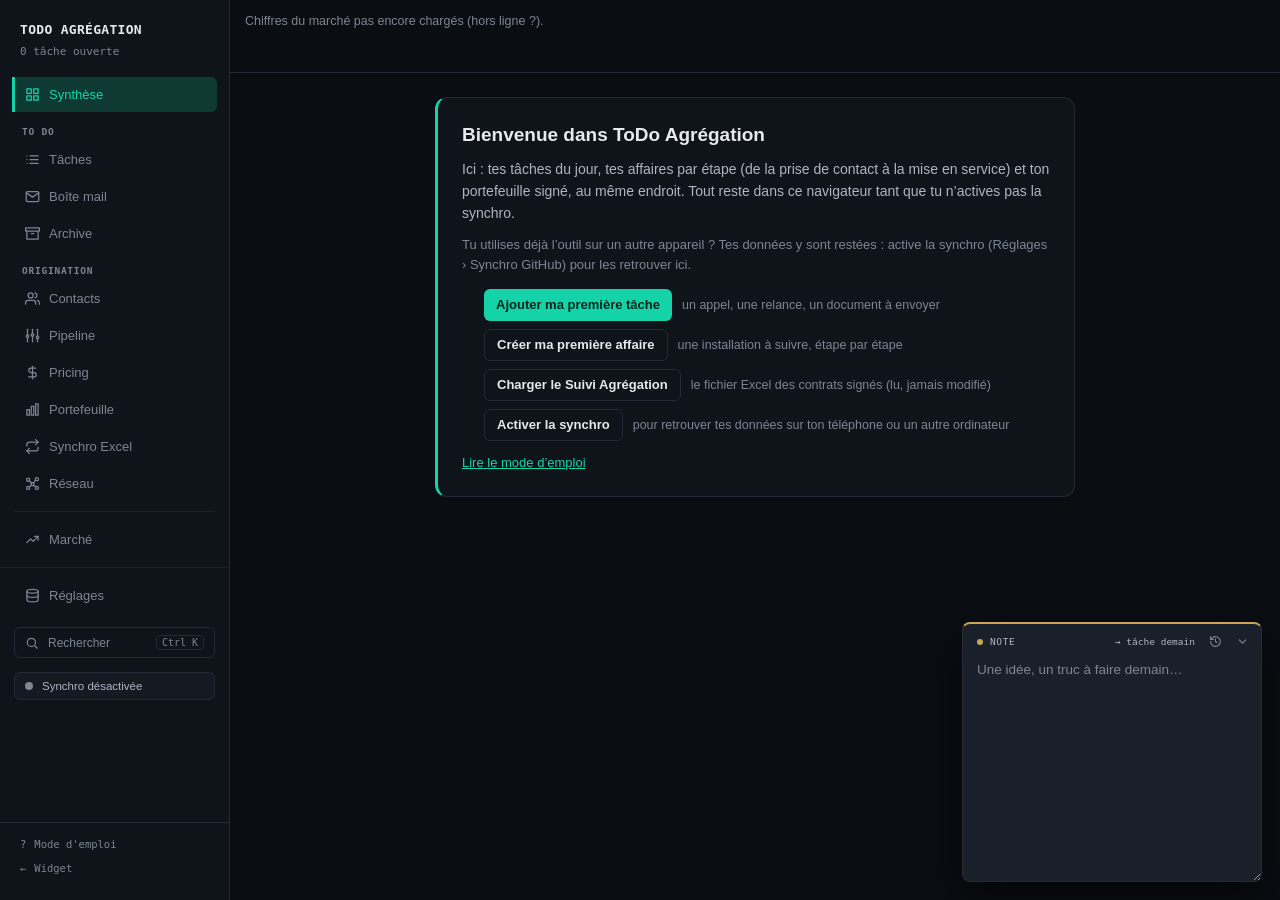
<file: index.html>
<!DOCTYPE html>
<html lang="fr">
<head>
<meta charset="UTF-8">
<!-- Same policy as _headers (Cloudflare Pages), for GitHub Pages which ignores that file. A <meta> cannot carry
     frame-ancestors (anti-clickjacking): that one stays Cloudflare-only. tests/csp_test.py checks both stay identical. -->
<meta http-equiv="Content-Security-Policy" content="default-src 'self'; script-src 'self' https://cdnjs.cloudflare.com https://cdn.jsdelivr.net 'wasm-unsafe-eval'; worker-src 'self' blob: https://cdn.jsdelivr.net; connect-src 'self' https://api.github.com https://tomsremy.github.io http://127.0.0.1:8765 http://localhost:8765 https://cdn.jsdelivr.net https://cdnjs.cloudflare.com https://tessdata.projectnaptha.com https://api.anthropic.com https://*.supabase.co wss://*.supabase.co data: blob:; img-src 'self' data: blob: https:; style-src 'self' 'unsafe-inline'; font-src 'self' data:; media-src 'self' data: blob:; frame-src https://tomsremy.github.io; object-src 'none'; base-uri 'self'; form-action 'self'; manifest-src 'self'">
<meta name="viewport" content="width=device-width, initial-scale=1.0">
<title>ToDo Agrégation · tâches et affaires</title>
<meta name="description" content="Le suivi des affaires d'agrégation : tâches du jour, pipeline par étape, portefeuille signé et point marché, au même endroit.">
<meta name="robots" content="noindex">
<meta property="og:title" content="ToDo Agrégation">
<meta property="og:description" content="Tâches du jour, pipeline par étape, portefeuille signé et point marché, au même endroit.">
<meta property="og:image" content="icons/icon-512.png">
<link rel="manifest" href="manifest.json" id="app-manifest">
<script src="js/boot.js"></script>
<meta name="theme-color" content="#0A0D12">
<link rel="apple-touch-icon" sizes="180x180" href="icons/apple-touch-icon.png">
<link rel="icon" type="image/png" sizes="192x192" href="icons/icon-192.png">
<meta name="apple-mobile-web-app-capable" content="yes">
<meta name="mobile-web-app-capable" content="yes">
<meta name="apple-mobile-web-app-status-bar-style" content="black-translucent">
<meta name="apple-mobile-web-app-title" content="Todo">
<link rel="stylesheet" href="app.css">
</head>
<body>

<div class="app-shell">
  <nav class="lite-nav" id="lite-nav" aria-label="Navigation">
    <button type="button" data-go="today"><svg viewBox="0 0 24 24" fill="none" stroke="currentColor" stroke-width="2" stroke-linecap="round" stroke-linejoin="round"><circle cx="12" cy="12" r="5"/><line x1="12" y1="1" x2="12" y2="3"/><line x1="12" y1="21" x2="12" y2="23"/><line x1="4.22" y1="4.22" x2="5.64" y2="5.64"/><line x1="18.36" y1="18.36" x2="19.78" y2="19.78"/><line x1="1" y1="12" x2="3" y2="12"/><line x1="21" y1="12" x2="23" y2="12"/></svg>Aujourd’hui<span class="lite-badge" id="lite-today-badge"></span></button>
    <button type="button" data-go="tasks"><svg viewBox="0 0 24 24" fill="none" stroke="currentColor" stroke-width="2" stroke-linecap="round" stroke-linejoin="round"><line x1="8" y1="6" x2="21" y2="6"/><line x1="8" y1="12" x2="21" y2="12"/><line x1="8" y1="18" x2="21" y2="18"/><line x1="3" y1="6" x2="3.01" y2="6"/><line x1="3" y1="12" x2="3.01" y2="12"/><line x1="3" y1="18" x2="3.01" y2="18"/></svg>Tâches</button>
    <button type="button" data-go="contacts"><svg viewBox="0 0 24 24" fill="none" stroke="currentColor" stroke-width="2" stroke-linecap="round" stroke-linejoin="round"><path d="M17 21v-2a4 4 0 0 0-4-4H5a4 4 0 0 0-4 4v2"/><circle cx="9" cy="7" r="4"/><path d="M23 21v-2a4 4 0 0 0-3-3.87"/><path d="M16 3.13a4 4 0 0 1 0 7.75"/></svg>Contacts</button>
    <button type="button" data-go="parc"><svg viewBox="0 0 24 24" fill="none" stroke="currentColor" stroke-width="2" stroke-linecap="round" stroke-linejoin="round"><rect x="3" y="12" width="4" height="9"/><rect x="10" y="7" width="4" height="14"/><rect x="17" y="3" width="4" height="18"/></svg>Portefeuille</button>
    <button type="button" data-go="pipeline"><svg viewBox="0 0 24 24" fill="none" stroke="currentColor" stroke-width="2" stroke-linecap="round" stroke-linejoin="round"><line x1="4" y1="22" x2="4" y2="15"/><line x1="4" y1="11" x2="4" y2="2"/><line x1="12" y1="22" x2="12" y2="13"/><line x1="12" y1="9" x2="12" y2="2"/><line x1="20" y1="22" x2="20" y2="17"/><line x1="20" y1="13" x2="20" y2="2"/><circle cx="4" cy="13" r="2"/><circle cx="12" cy="11" r="2"/><circle cx="20" cy="15" r="2"/></svg>Pipeline</button>
    <button type="button" data-go="network"><svg viewBox="0 0 24 24" fill="none" stroke="currentColor" stroke-width="2" stroke-linecap="round" stroke-linejoin="round"><circle cx="5" cy="6" r="2.5"/><circle cx="19" cy="5" r="2.5"/><circle cx="12" cy="13" r="2.5"/><circle cx="5" cy="19" r="2.5"/><circle cx="19" cy="19" r="2.5"/><path d="M7 7.2l3.2 4.2M17 6.6l-3.4 4.6M10.2 14.6L6.8 17.6M13.8 14.6l3.4 3"/></svg>Réseau</button>
  </nav>
  <nav class="app-sidebar">
    <div class="app-sidebar-head">
      <h1><span class="sidebar-label-text">ToDo Agrégation</span></h1>
      <span class="head-stats" id="head-stats">0</span>
    </div>

    <div class="tabs">
      <span class="tab active" aria-current="page" data-tab="today" title="Synthèse : en retard, dû aujourd'hui, pipeline et marché en un coup d'œil"><svg class="tab-icon" viewBox="0 0 24 24" fill="none" stroke="currentColor" stroke-width="2" stroke-linecap="round" stroke-linejoin="round"><rect x="3" y="3" width="7" height="7"/><rect x="14" y="3" width="7" height="7"/><rect x="14" y="14" width="7" height="7"/><rect x="3" y="14" width="7" height="7"/></svg><span class="sidebar-label-text">Synthèse</span><span class="tab-badge" id="today-badge"></span></span>
      <span class="tab-sec">To do</span>
      <span class="tab" data-tab="tasks" title="Tâches : toutes, à trier par client, projet ou date"><svg class="tab-icon" viewBox="0 0 24 24" fill="none" stroke="currentColor" stroke-width="2" stroke-linecap="round" stroke-linejoin="round"><line x1="8" y1="6" x2="21" y2="6"/><line x1="8" y1="12" x2="21" y2="12"/><line x1="8" y1="18" x2="21" y2="18"/><line x1="3" y1="6" x2="3.01" y2="6"/><line x1="3" y1="12" x2="3.01" y2="12"/><line x1="3" y1="18" x2="3.01" y2="18"/></svg><span class="sidebar-label-text">Tâches</span></span>
      <span class="tab" data-tab="inbox" title="Boîte mail : les mails marqués dans Outlook, à transformer en tâche ou en contact"><svg class="tab-icon" viewBox="0 0 24 24" fill="none" stroke="currentColor" stroke-width="2" stroke-linecap="round" stroke-linejoin="round"><path d="M4 4h16c1.1 0 2 .9 2 2v12c0 1.1-.9 2-2 2H4c-1.1 0-2-.9-2-2V6c0-1.1.9-2 2-2z"/><polyline points="22,6 12,13 2,6"/></svg><span class="sidebar-label-text">Boîte mail</span><span class="tab-badge" id="inbox-badge"></span></span>
      <span class="tab" data-tab="archive" title="Archive : tâches faites, et la corbeille"><svg class="tab-icon" viewBox="0 0 24 24" fill="none" stroke="currentColor" stroke-width="2" stroke-linecap="round" stroke-linejoin="round"><polyline points="21 8 21 21 3 21 3 8"/><rect x="1" y="3" width="22" height="5"/><line x1="10" y1="12" x2="14" y2="12"/></svg><span class="sidebar-label-text">Archive</span></span>
      <span class="tab-sec">Origination</span>
      <span class="tab" data-tab="contacts" title="Contacts : les personnes et leurs sociétés"><svg class="tab-icon" viewBox="0 0 24 24" fill="none" stroke="currentColor" stroke-width="2" stroke-linecap="round" stroke-linejoin="round"><path d="M17 21v-2a4 4 0 0 0-4-4H5a4 4 0 0 0-4 4v2"/><circle cx="9" cy="7" r="4"/><path d="M23 21v-2a4 4 0 0 0-3-3.87"/><path d="M16 3.13a4 4 0 0 1 0 7.75"/></svg><span class="sidebar-label-text">Contacts</span><span class="tab-badge" id="contacts-badge"></span></span>
      <span class="tab" data-tab="pipeline" title="Pipeline : chaque installation, de la prise de contact à la mise en service"><svg class="tab-icon" viewBox="0 0 24 24" fill="none" stroke="currentColor" stroke-width="2" stroke-linecap="round" stroke-linejoin="round"><line x1="4" y1="22" x2="4" y2="15"/><line x1="4" y1="11" x2="4" y2="2"/><line x1="12" y1="22" x2="12" y2="13"/><line x1="12" y1="9" x2="12" y2="2"/><line x1="20" y1="22" x2="20" y2="17"/><line x1="20" y1="13" x2="20" y2="2"/><circle cx="4" cy="13" r="2"/><circle cx="12" cy="11" r="2"/><circle cx="20" cy="15" r="2"/></svg><span class="sidebar-label-text">Pipeline</span></span>
      <span class="tab" data-tab="pricing" title="Pricing : les prix et frais rendus par le pricing, et leur historique"><svg class="tab-icon" viewBox="0 0 24 24" fill="none" stroke="currentColor" stroke-width="2" stroke-linecap="round" stroke-linejoin="round"><line x1="12" y1="2" x2="12" y2="22"/><path d="M17 5H9.5a3.5 3.5 0 0 0 0 7h5a3.5 3.5 0 0 1 0 7H6"/></svg><span class="sidebar-label-text">Pricing</span><span class="tab-badge" id="pricing-badge"></span></span>
      <span class="tab" data-tab="parc" title="Portefeuille : les contrats signés, lus dans le Suivi Agrégation"><svg class="tab-icon" viewBox="0 0 24 24" fill="none" stroke="currentColor" stroke-width="2" stroke-linecap="round" stroke-linejoin="round"><rect x="3" y="12" width="4" height="9"/><rect x="10" y="7" width="4" height="14"/><rect x="17" y="3" width="4" height="18"/></svg><span class="sidebar-label-text">Portefeuille</span></span>
      <span class="tab" data-tab="excel" title="Synchro Excel : envoyer et comparer avec le Pipe et le Suivi Agrégation"><svg class="tab-icon" viewBox="0 0 24 24" fill="none" stroke="currentColor" stroke-width="2" stroke-linecap="round" stroke-linejoin="round"><path d="M17 1l4 4-4 4"/><path d="M3 11V9a4 4 0 0 1 4-4h14"/><path d="M7 23l-4-4 4-4"/><path d="M21 13v2a4 4 0 0 1-4 4H3"/></svg><span class="sidebar-label-text">Synchro Excel</span></span>
      <span class="tab" data-tab="network" title="Réseau : toutes les connexions"><svg class="tab-icon" viewBox="0 0 24 24" fill="none" stroke="currentColor" stroke-width="2" stroke-linecap="round" stroke-linejoin="round"><circle cx="5" cy="6" r="2.5"/><circle cx="19" cy="5" r="2.5"/><circle cx="12" cy="13" r="2.5"/><circle cx="5" cy="19" r="2.5"/><circle cx="19" cy="19" r="2.5"/><path d="M7 7.2l3.2 4.2M17 6.6l-3.4 4.6M10.2 14.6L6.8 17.6M13.8 14.6l3.4 3"/></svg><span class="sidebar-label-text">Réseau</span></span>
      <span class="tab-div"></span>
      <span class="tab" data-tab="market" title="Marché : prix spot, M0, captures"><svg class="tab-icon" viewBox="0 0 24 24" fill="none" stroke="currentColor" stroke-width="2" stroke-linecap="round" stroke-linejoin="round"><polyline points="3 17 9 11 13 15 21 7"/><polyline points="15 7 21 7 21 13"/></svg><span class="sidebar-label-text">Marché</span></span>
    </div>
    <div class="tabs tabs-bottom">
      <span class="tab" data-tab="lists" title="Réglages : clients, projets, synchro, pont Excel, sauvegarde"><svg class="tab-icon" viewBox="0 0 24 24" fill="none" stroke="currentColor" stroke-width="2" stroke-linecap="round" stroke-linejoin="round"><ellipse cx="12" cy="5" rx="9" ry="3"/><path d="M21 12c0 1.66-4 3-9 3s-9-1.34-9-3"/><path d="M3 5v14c0 1.66 4 3 9 3s9-1.34 9-3V5"/></svg><span class="sidebar-label-text">Réglages</span><span class="tab-badge" id="conflicts-badge"></span></span>
    </div>

    <button type="button" class="gs-open" id="gs-open-btn" title="Rechercher partout (Ctrl+K)"><svg viewBox="0 0 24 24" fill="none" stroke="currentColor" stroke-width="2" stroke-linecap="round"><circle cx="11" cy="11" r="7"/><path d="M21 21l-4.3-4.3"/></svg><span class="sidebar-label-text">Rechercher</span><kbd class="sidebar-label-text">Ctrl K</kbd></button>
    <button type="button" class="sync-pill" id="sync-pill" data-k="off"><span class="sync-dot"></span><span class="sync-label sidebar-label-text">Synchro</span></button>
    <button type="button" class="app-sidebar-back app-sidebar-help" id="help-btn" title="Mode d'emploi"><span class="back-arrow">?</span><span class="sidebar-label-text">Mode d'emploi</span></button>
    <a href="index.html?widget" class="app-sidebar-back app-sidebar-widget" title="Les tâches dans une petite fenêtre détachée, au-dessus des autres fenêtres"><span class="back-arrow">←</span><span class="sidebar-label-text">Widget</span></a>
  </nav>

<div class="storage-alert warn team-alert" id="team-alert" role="alert" hidden><span></span><button type="button" class="ta-go">Réessayer</button><button type="button" class="ta-x" aria-label="Masquer jusqu'à la prochaine ouverture">×</button></div>
<div class="storage-alert" id="storage-alert" role="alert" hidden><span id="storage-alert-text"></span><button type="button" id="storage-alert-see">Voir l'espace</button><button type="button" id="storage-alert-close" aria-label="Fermer">✕</button></div>
<button type="button" class="gs-open-lite" id="gs-open-lite" aria-label="Rechercher partout"><svg viewBox="0 0 24 24" fill="none" stroke="currentColor" stroke-width="2" stroke-linecap="round"><circle cx="11" cy="11" r="7"/><path d="M21 21l-4.3-4.3"/></svg></button>
<div class="gs-overlay" id="gs-overlay" hidden>
  <div class="gs-box" role="dialog" aria-modal="true" aria-label="Rechercher partout">
    <div class="gs-field"><svg viewBox="0 0 24 24" fill="none" stroke="currentColor" stroke-width="2" stroke-linecap="round"><circle cx="11" cy="11" r="7"/><path d="M21 21l-4.3-4.3"/></svg>
      <input type="text" id="gs-input" placeholder="Tâche, contact, société, centrale, département…" autocomplete="off" role="combobox" aria-expanded="true" aria-controls="gs-results" aria-autocomplete="list"></div>
    <div class="gs-results" id="gs-results" role="listbox"></div>
    <div class="gs-foot"><span><kbd>↑</kbd><kbd>↓</kbd> choisir</span><span><kbd>Entrée</kbd> ouvrir</span><span><kbd>&gt;</kbd> commandes (<kbd>Ctrl</kbd>+<kbd>P</kbd>)</span><span><kbd>Échap</kbd> fermer</span></div>
  </div>
</div>
<div class="widget-hint" id="widget-hint" hidden>Widget Todo : clique sur la bulle en bas à droite, ou Ctrl+K.</div>
<button type="button" class="widget-bubble" id="widget-bubble" aria-label="Ouvrir les tâches" title="Tâches (Ctrl+K) — glisser pour déplacer"><svg viewBox="0 0 24 24" fill="none" stroke="currentColor" stroke-width="2" stroke-linecap="round" stroke-linejoin="round"><path d="M9 11l3 3L22 4"/><path d="M21 12v7a2 2 0 0 1-2 2H5a2 2 0 0 1-2-2V5a2 2 0 0 1 2-2h11"/></svg><span class="widget-badge" id="widget-badge"></span></button>
<button type="button" class="sync-pill sync-pill-lite" id="sync-pill-lite" data-k="off"><span class="sync-dot"></span><span class="sync-label">Synchro</span></button>
<a class="skip-link" href="#todo-panel">Aller au contenu</a>
<div id="todo-panel" tabindex="-1">
  <div class="widget-head" id="widget-head">
    <span class="widget-title">Tâches <span id="widget-count"></span></span>
    <button type="button" class="sync-pill sync-pill-w" id="sync-pill-w" data-k="off"><span class="sync-dot"></span><span class="sync-label">Synchro</span></button>
    <button type="button" class="widget-btn" id="widget-mini" title="Mode mini : toujours au premier plan (Chrome, Edge)"><svg viewBox="0 0 24 24" fill="none" stroke="currentColor" stroke-width="2" stroke-linecap="round" stroke-linejoin="round"><rect x="2" y="4" width="20" height="16" rx="2"/><rect x="12" y="12" width="7" height="5" rx="1"/></svg></button>
    <button type="button" class="widget-btn" id="widget-full" title="Vue complète"><svg viewBox="0 0 24 24" fill="none" stroke="currentColor" stroke-width="2" stroke-linecap="round" stroke-linejoin="round"><path d="M15 3h6v6"/><path d="M10 14L21 3"/><path d="M18 13v6a2 2 0 0 1-2 2H5a2 2 0 0 1-2-2V8a2 2 0 0 1 2-2h6"/></svg></button>
    <button type="button" class="widget-btn" id="widget-close" title="Réduire en bulle (Échap)"><svg viewBox="0 0 24 24" fill="none" stroke="currentColor" stroke-width="2" stroke-linecap="round"><path d="M18 6L6 18M6 6l12 12"/></svg></button>
  </div>
  <div class="dup-banner" id="dup-banner" role="status" hidden><span id="dup-banner-text"></span><button type="button" id="dup-banner-btn">Vérifier et fusionner</button><button type="button" id="dup-banner-later" class="dup-later">Me le rappeler demain</button></div>
  <div class="tab-panel" id="tab-today">
    <div class="lite-banner" id="lite-sync-banner" hidden>Synchro GitHub pas encore activée sur ce téléphone : active-la une fois dans la <a href="index.html?full#sync">version complète</a> (onglet Réglages), puis reviens ici.</div>
    <div id="synth-market" class="synth-market"></div>
    <div id="today-stats-row"></div>
    <div id="synth-panels" class="synth-panels"></div>
    <div class="table-header">
      <span></span><span></span>
      <span class="th-col">Tâche</span><span class="th-col">Client</span><span class="th-col">Projet</span><span class="th-col">Statut</span><span class="th-col">Urgence</span><span class="th-col">Échéance</span>
      <span></span>
    </div>
    <div id="today-list"></div>
    <div id="today-watch" class="today-watch"></div>
    <p class="lite-full-link"><a href="index.html?full">Version complète</a> (pour un ordinateur ou une tablette)</p>
  </div>

  <div class="tab-panel hidden" id="tab-tasks">
    <div class="quick-add-bar">
      <input type="text" id="quick-add-input" placeholder="Ajouter une tâche… (Entrée)">
      <button id="quick-add-more" type="button">Tâche détaillée…</button>
      <div class="search-box">
        <svg viewBox="0 0 24 24" fill="none" stroke="currentColor" stroke-width="2" stroke-linecap="round" stroke-linejoin="round"><circle cx="11" cy="11" r="8"/><path d="M21 21l-4.35-4.35"/></svg>
        <input type="text" id="search-input" placeholder="Rechercher">
        <button id="search-clear"><svg viewBox="0 0 24 24" fill="none" stroke="currentColor" stroke-width="2" stroke-linecap="round"><path d="M18 6L6 18M6 6l12 12"/></svg></button>
      </div>
    </div>
    <div id="add-section">
      <div>
        <span class="field-label">Tâche</span>
        <input type="text" id="f-title" placeholder="Intitulé de la tâche">
      </div>
      <div>
        <span class="field-label">Description</span>
        <textarea id="f-description" rows="2" placeholder="Détails, contexte..."></textarea>
      </div>
      <div class="form-row">
        <div>
          <span class="field-label">Client</span>
          <div class="combo-wrap">
            <div class="input-with-dot"><span class="color-dot" id="client-dot"></span><input type="text" id="f-client" placeholder="Client" autocomplete="off"></div>
            <div class="combo-dropdown" id="client-dropdown"></div>
          </div>
        </div>
        <div>
          <span class="field-label">Projet</span>
          <div class="combo-wrap">
            <div class="input-with-dot"><span class="color-dot" id="project-dot"></span><input type="text" id="f-project" placeholder="Projet" autocomplete="off"></div>
            <div class="combo-dropdown" id="project-dropdown"></div>
          </div>
        </div>
      </div>
      <div class="form-row">
        <div><span class="field-label">Deadline</span><input type="date" id="f-due"></div>
        <div><span class="field-label">Statut</span>
          <select id="f-status"><option value="a_faire" selected>À faire</option><option value="en_cours">En cours</option><option value="en_attente">En attente</option></select>
        </div>
      </div>
      <div class="form-row">
        <div><span class="field-label">Urgence</span>
          <select id="f-urgency"><option value="basse">Basse</option><option value="moyenne" selected>Moyenne</option><option value="haute">Haute</option><option value="critique">Critique</option></select>
        </div>
        <div><span class="field-label">Mail</span><input type="url" id="f-link" placeholder="https://..."></div>
      </div>
      <span class="toggle-link" id="reminder-toggle">+ rappel</span>
      <div id="reminder-row"><div><span class="field-label">Rappel</span><input type="datetime-local" id="f-reminder"></div></div>
      <span class="toggle-link" id="recur-toggle">+ récurrence</span>
      <div id="recur-row">
        <div><span class="field-label">Fréquence</span>
          <select id="f-recur-freq"><option value="quotidien">Quotidienne</option><option value="hebdo" selected>Hebdomadaire</option><option value="mensuel">Mensuelle</option></select>
        </div>
        <div class="form-row">
          <div><span class="field-label">Prochaine</span><input type="date" id="f-recur-start"></div>
          <div><span class="field-label">Jusqu'au (option.)</span><input type="date" id="f-recur-end"></div>
        </div>
        <span style="font-size:10px; color:var(--tx3);">La tâche réapparaît à la fréquence choisie quand tu la valides. "Jusqu'au" borne la série (vide = sans fin).</span>
      </div>
      <div class="form-btn-row">
        <button id="cancel-task" type="button">Annuler</button>
        <button id="submit-task" type="button">Ajouter</button>
      </div>
    </div>

    <div class="top-toolbar">
      <div class="filter-chips" id="filters">
        <span class="filter-chip active" data-filter="ouvertes">Ouvertes</span>
        <span class="filter-chip" data-filter="critique">Critique</span>
        <span class="filter-chip" data-filter="haute">Haute</span>
        <span class="filter-chip" data-filter="toutes">Toutes</span>
      </div>
      <button type="button" class="views-btn" id="tasks-views-btn" title="Vues prêtes et vues enregistrées">Vues ▾</button>
      <span class="view-chip" id="tasks-view-chip" hidden></span>
      <div class="toolbar-divider"></div>
      <span class="view-seg-lbl">Regrouper</span><div class="view-icons view-seg" id="view-switch">
        <button class="view-icon-btn active" data-view="liste" title="Liste"><svg viewBox="0 0 24 24" fill="none" stroke="currentColor" stroke-width="2" stroke-linecap="round" stroke-linejoin="round"><line x1="8" y1="6" x2="21" y2="6"/><line x1="8" y1="12" x2="21" y2="12"/><line x1="8" y1="18" x2="21" y2="18"/><line x1="3" y1="6" x2="3.01" y2="6"/><line x1="3" y1="12" x2="3.01" y2="12"/><line x1="3" y1="18" x2="3.01" y2="18"/></svg><span>Liste</span></button>
        <button class="view-icon-btn" data-view="client" title="Par client"><svg viewBox="0 0 24 24" fill="none" stroke="currentColor" stroke-width="2" stroke-linecap="round" stroke-linejoin="round"><path d="M17 21v-2a4 4 0 0 0-4-4H5a4 4 0 0 0-4 4v2"/><circle cx="9" cy="7" r="4"/><path d="M23 21v-2a4 4 0 0 0-3-3.87"/><path d="M16 3.13a4 4 0 0 1 0 7.75"/></svg><span>Client</span></button>
        <button class="view-icon-btn" data-view="projet" title="Par projet"><svg viewBox="0 0 24 24" fill="none" stroke="currentColor" stroke-width="2" stroke-linecap="round" stroke-linejoin="round"><path d="M22 19a2 2 0 0 1-2 2H4a2 2 0 0 1-2-2V5a2 2 0 0 1 2-2h5l2 3h9a2 2 0 0 1 2 2z"/></svg><span>Projet</span></button>
        <button class="view-icon-btn" data-view="urgence" title="Par urgence"><svg viewBox="0 0 24 24" fill="none" stroke="currentColor" stroke-width="2" stroke-linecap="round" stroke-linejoin="round"><path d="M4 15s1-1 4-1 5 2 8 2 4-1 4-1V3s-1 1-4 1-5-2-8-2-4 1-4 1z"/><line x1="4" y1="22" x2="4" y2="15"/></svg><span>Urgence</span></button>
        <button class="view-icon-btn" data-view="date" title="Par date"><svg viewBox="0 0 24 24" fill="none" stroke="currentColor" stroke-width="2" stroke-linecap="round" stroke-linejoin="round"><rect x="3" y="4" width="18" height="18" rx="2"/><line x1="16" y1="2" x2="16" y2="6"/><line x1="8" y1="2" x2="8" y2="6"/><line x1="3" y1="10" x2="21" y2="10"/></svg><span>Échéance</span></button>
        <button class="view-icon-btn" data-view="bloc" title="En bloc"><svg viewBox="0 0 24 24" fill="none" stroke="currentColor" stroke-width="2" stroke-linecap="round" stroke-linejoin="round"><rect x="3" y="3" width="5" height="18"/><rect x="10" y="3" width="5" height="10"/><rect x="17" y="3" width="4" height="14"/></svg><span>Bloc</span></button>
      </div>
      <div class="toolbar-divider"></div>
      <button id="columns-toggle-btn" class="view-icon-btn cols-lbl" title="Colonnes affichées"><svg viewBox="0 0 24 24" fill="none" stroke="currentColor" stroke-width="2" stroke-linecap="round" stroke-linejoin="round"><line x1="4" y1="21" x2="4" y2="14"/><line x1="4" y1="10" x2="4" y2="3"/><line x1="12" y1="21" x2="12" y2="12"/><line x1="12" y1="8" x2="12" y2="3"/><line x1="20" y1="21" x2="20" y2="16"/><line x1="20" y1="12" x2="20" y2="3"/><line x1="1" y1="14" x2="7" y2="14"/><line x1="9" y1="8" x2="15" y2="8"/><line x1="17" y1="16" x2="23" y2="16"/></svg><span>Colonnes</span></button>
    </div>

    <div class="table-header" id="table-header">
      <span></span><span></span>
      <span class="th-col" data-sort="title">Tâche</span>
      <span class="th-col" data-sort="client">Client</span>
      <span class="th-col" data-sort="project">Projet</span>
      <span class="th-col" data-sort="status">Statut</span>
      <span class="th-col" data-sort="urgency">Urgence</span>
      <span class="th-col" data-sort="due">Échéance</span>
      <span></span>
    </div>

    <div id="task-list"></div>
  </div>

  <div class="tab-panel hidden" id="tab-inbox">
    <div class="inbox-toolbar">
      <span class="inbox-hint" id="inbox-hint">Boîte mail — tâches en attente d'import</span>
      <button class="icon-btn" id="inbox-refresh" title="Actualiser">
        <svg viewBox="0 0 24 24" fill="none" stroke="currentColor" stroke-width="2" stroke-linecap="round" stroke-linejoin="round"><path d="M23 4v6h-6"/><path d="M1 20v-6h6"/><path d="M3.51 9a9 9 0 0 1 14.85-3.36L23 10M1 14l4.64 4.36A9 9 0 0 0 20.49 15"/></svg>
      </button>
    </div>
    <div id="inbox-list"></div>
  </div>

  <div class="tab-panel hidden" id="tab-archive">
    <div class="quick-add-bar">
      <div class="search-box" style="width:100%;">
        <svg viewBox="0 0 24 24" fill="none" stroke="currentColor" stroke-width="2" stroke-linecap="round" stroke-linejoin="round"><circle cx="11" cy="11" r="8"/><path d="M21 21l-4.35-4.35"/></svg>
        <input type="text" id="archive-search" placeholder="Rechercher dans l'archive">
        <button id="archive-search-clear"><svg viewBox="0 0 24 24" fill="none" stroke="currentColor" stroke-width="2" stroke-linecap="round"><path d="M18 6L6 18M6 6l12 12"/></svg></button>
      </div>
    </div>
    <div class="top-toolbar">
      <div class="filter-chips" id="archive-filters">
        <span class="filter-chip active" data-filter="toutes">Toutes</span>
        <span class="filter-chip" data-filter="critique">Critique</span>
        <span class="filter-chip" data-filter="haute">Haute</span>
        <span class="filter-chip" data-filter="corbeille">Corbeille</span>
      </div>
    </div>
    <div class="table-header archive-table-header">
      <span></span><span></span>
      <span class="th-col">Tâche</span><span class="th-col">Client</span><span class="th-col">Projet</span><span class="th-col">Statut</span><span class="th-col">Urgence</span><span class="th-col">Archivé le</span>
      <span></span><span></span>
    </div>
    <div id="archive-list"></div>
  </div>

  <div id="sig-paste-overlay" class="modal-overlay hidden">
    <div class="modal-box">
      <h3>Coller une signature</h3>
      <p class="modal-hint">Colle le texte ci-dessous, et/ou colle ou dépose une image (logo, capture d'écran) — les deux sont combinés avant l'analyse.</p>
      <textarea id="sig-paste-text" placeholder="Jean Dupont&#10;Directeur commercial&#10;Exemple Énergie&#10;jean.dupont@exemple-energie.test&#10;+33 6 12 34 56 78" style="width:100%;min-height:110px;background:var(--panel-2);border:1px solid var(--bd);border-radius:var(--radius);color:var(--tx1);font-family:var(--font-ui);font-size:12.5px;padding:9px 10px;box-sizing:border-box;resize:vertical;"></textarea>
      <div id="sig-drop-zone" style="margin-top:8px;border:1px dashed var(--bd); border-radius:var(--radius); padding:12px; text-align:center; font-size:11.5px; color:var(--tx3); cursor:pointer;">
        Colle (Ctrl+V) ou dépose une image ici
      </div>
      <input type="file" id="sig-image-input" accept="image/*" class="hidden">
      <div id="sig-image-preview" class="hidden" style="margin-top:8px; display:flex; align-items:center; gap:8px;">
        <img id="sig-image-thumb" style="max-width:70px; max-height:50px; border-radius:4px; border:1px solid var(--bd);">
        <span style="font-size:11px; color:var(--tx3); flex:1;">Image ajoutée</span>
        <button id="sig-image-remove" type="button" class="ghost-btn" style="font-size:11px; padding:4px 8px;">Retirer</button>
      </div>
      <div id="sig-ocr-status" class="hidden" style="margin-top:8px; font-size:11px; color:var(--accent); font-family:var(--font-mono);">Lecture de l'image…</div>
      <div class="crm-form-actions" style="margin-top:10px;">
        <button id="sig-paste-analyze" type="button">Analyser</button>
        <button id="sig-paste-cancel" type="button" class="ghost-btn">Annuler</button>
      </div>
    </div>
  </div>

  <div class="tab-panel hidden" id="tab-contacts">
    <div class="ct-sticky">   <!-- search, buttons, views and column titles stay in view while the list scrolls -->
    <div class="quick-add-bar">
      <div class="search-box">
        <svg viewBox="0 0 24 24" fill="none" stroke="currentColor" stroke-width="2" stroke-linecap="round" stroke-linejoin="round"><circle cx="11" cy="11" r="8"/><path d="M21 21l-4.35-4.35"/></svg>
        <input type="text" id="contact-search" placeholder="Rechercher un contact ou une société">
        <button id="contact-search-clear"><svg viewBox="0 0 24 24" fill="none" stroke="currentColor" stroke-width="2" stroke-linecap="round"><path d="M18 6L6 18M6 6l12 12"/></svg></button>
      </div>
      <button id="contact-add-btn" type="button" class="primary-btn">+ Nouveau contact</button>
      <span class="bar-menu"><button id="contacts-in-btn" type="button" class="pipe-bar-btn bar-menu-btn" aria-haspopup="true" aria-expanded="false">Ajouter depuis… ▾</button>
        <span class="bar-menu-list" hidden>
          <button id="card-scan-btn" type="button" title="Photographier une carte de visite : le texte est lu sur l’appareil et le contact pré-rempli">Une carte de visite (photo)</button>
          <button id="sig-paste-btn" type="button">Une signature de mail (coller)</button>
          <button id="vcf-import-btn" type="button" title="Importer les contacts du téléphone (fichier .vcf, ou le répertoire sur Android) ; ceux déjà connus ne reçoivent que leurs cases vides">Le répertoire du téléphone</button>
          <button id="contact-import-btn" type="button">Un fichier Excel</button>
        </span></span>
      <span class="bar-menu"><button id="contacts-out-btn" type="button" class="pipe-bar-btn bar-menu-btn" aria-haspopup="true" aria-expanded="false">Exporter vers… ▾</button>
        <span class="bar-menu-list" hidden>
          <button id="vcf-btn" type="button">Le téléphone (.vcf)</button>
          <button id="contact-export-btn" type="button">Un fichier Excel</button>
        </span></span>
      <input type="file" id="vcf-import-input" accept=".vcf,text/vcard,text/x-vcard" class="hidden">
      <input type="file" id="card-scan-input" accept="image/*" capture="environment" class="hidden">
      <span id="card-scan-status" class="card-scan-status" hidden></span>
      <input type="file" id="contact-import-input" accept=".xlsx,.xls,.csv" class="hidden">
    </div>
    <div class="top-toolbar">
      <div class="view-icons" id="contacts-view-switch">
        <button class="view-icon-btn" data-view="groupe" title="Par société"><svg viewBox="0 0 24 24" fill="none" stroke="currentColor" stroke-width="2" stroke-linecap="round" stroke-linejoin="round"><path d="M17 21v-2a4 4 0 0 0-4-4H5a4 4 0 0 0-4 4v2"/><circle cx="9" cy="7" r="4"/><path d="M23 21v-2a4 4 0 0 0-3-3.87"/><path d="M16 3.13a4 4 0 0 1 0 7.75"/></svg></button>
        <button class="view-icon-btn active" data-view="liste" title="Liste (sans regroupement)"><svg viewBox="0 0 24 24" fill="none" stroke="currentColor" stroke-width="2" stroke-linecap="round" stroke-linejoin="round"><line x1="8" y1="6" x2="21" y2="6"/><line x1="8" y1="12" x2="21" y2="12"/><line x1="8" y1="18" x2="21" y2="18"/><line x1="3" y1="6" x2="3.01" y2="6"/><line x1="3" y1="12" x2="3.01" y2="12"/><line x1="3" y1="18" x2="3.01" y2="18"/></svg></button>
      </div>
      <select id="contacts-type-filter" class="type-filter-select" aria-label="Filtrer les contacts">
        <option value="">Tous les contacts</option>
      </select>
    </div>
    <div class="contacts-header-row">
      <span></span><span></span><span><span class="sort" data-sort="name" title="Trier par nom">Contact</span></span><span><span class="sort" data-sort="co" title="Trier par société">Société</span></span><span>Email</span><span>Téléphone</span><span><span class="sort" data-sort="rel" title="Trier par pertinence">Pertinence</span></span><span></span>
    </div>
    </div>
    <div id="contact-form" class="crm-form hidden" role="dialog" aria-modal="true" aria-labelledby="contact-form-title">
      <div class="crm-form-title" id="contact-form-title">Nouveau contact</div>
      <div class="crm-form-row">
        <input type="text" id="ct-first" placeholder="Prénom">
        <input type="text" id="ct-last" placeholder="Nom">
      </div>
      <div class="crm-form-row">
        <input type="text" id="ct-role" placeholder="Rôle">
        <div class="combo-wrap" style="flex:1;">
          <input type="text" id="ct-company" placeholder="Société" autocomplete="off">
          <div class="combo-dropdown" id="ct-company-dropdown"></div>
        </div>
      </div>
      <div class="crm-form-row">
        <input type="email" id="ct-email" placeholder="Email">
      </div>
      <div class="crm-form-row">
        <input type="text" id="ct-phone1" placeholder="Téléphone 1">
        <input type="text" id="ct-phone2" placeholder="Téléphone 2 (optionnel)">
      </div>
      <div class="crm-form-row">
        <div class="relevance-picker hidden" id="ct-relevance-picker" aria-hidden="true">
          <span data-v="1">★</span><span data-v="2">★</span><span data-v="3">★</span><span data-v="4">★</span><span data-v="5">★</span>
        </div>
        <input type="text" id="ct-meeting" placeholder="Rencontré à… (ex: E-World 26)">
      </div>
      <div class="crm-form-row">
        <textarea id="ct-comment" placeholder="Commentaire (contexte, notes…)" style="width:100%;min-height:70px;background:var(--panel-2);border:1px solid var(--bd);border-radius:var(--radius);color:var(--tx1);font-family:var(--font-ui);font-size:12.5px;padding:9px 10px;box-sizing:border-box;resize:vertical;"></textarea>
      </div>
      <label class="ct-private-row"><input type="checkbox" id="ct-private"> Privé : garder ce contact pour moi (pas partagé avec l’équipe)</label>
      <div class="crm-form-actions">
        <button id="contact-save-btn" type="button">Enregistrer</button>
        <button id="contact-cancel-btn" type="button" class="ghost-btn">Annuler</button>
      </div>
    </div>
    <div id="contact-inbox-section" class="hidden">
      <div class="pending-section-label">Contacts en attente</div>
      <div id="contact-inbox-list"></div>
    </div>
    <div class="ct-dupes-banner" id="ct-dupes-banner" hidden></div>
    <div id="contacts-list"></div>
  </div>

  <div class="tab-panel hidden" id="tab-pipeline">
    <div class="quick-add-bar">
      <div class="search-box">
        <svg viewBox="0 0 24 24" fill="none" stroke="currentColor" stroke-width="2" stroke-linecap="round" stroke-linejoin="round"><circle cx="11" cy="11" r="8"/><path d="M21 21l-4.35-4.35"/></svg>
        <input type="text" id="opp-search" placeholder="Rechercher un producteur, une centrale, un contact">
        <button id="opp-search-clear"><svg viewBox="0 0 24 24" fill="none" stroke="currentColor" stroke-width="2" stroke-linecap="round"><path d="M18 6L6 18M6 6l12 12"/></svg></button>
      </div>
      <!-- one view selector (UX audit TD1) -->
      <div class="pipe-seg" role="group" aria-label="Affichage du pipeline">
        <button id="pipe-cols-toggle" type="button" aria-pressed="true" title="Les installations en colonnes, par étape">Colonnes</button>
        <button id="pipe-list-toggle" type="button" aria-pressed="false" title="Toutes les installations en tableau, triable">Liste</button>
        <button id="pipe-map-toggle" type="button" aria-pressed="false" title="Les installations en cours sur la carte de France, par phase">Carte</button>
        <button id="pipe-offers-toggle" type="button" aria-pressed="false" title="Les offres : chez qui (Ops, toi, le producteur), depuis quand, quel prix, et la relance prête">Offres</button>
        <button id="pipe-meet-toggle" type="button" aria-pressed="false" title="Une ligne par installation, à partager avec le pricing">Réunion</button>
        <button id="pipe-dash-toggle" type="button" aria-pressed="false" title="MWc par phase, temps passé à chaque étape, dossiers qui traînent">Tableau de bord</button>
      </div>
      <span class="pipe-bar-spacer" id="pipe-bar-spacer"></span>
      <button type="button" class="views-btn" id="pipe-views-btn" title="Vues prêtes et vues enregistrées">Vues ▾</button>
      <span class="view-chip" id="pipe-view-chip" hidden></span>
      <button id="opp-add-btn" type="button" class="primary-btn" title="Nouvelle opportunité">+ <span class="lg">Nouvelle </span>opportunité</button>
      <!-- the rest, one click away; what needs attention shows as a number on « ⋯ » -->
      <div class="pipe-more">
        <button type="button" id="pipe-more-btn" class="pipe-bar-btn" aria-haspopup="true" aria-expanded="false" aria-controls="pipe-more-menu" title="Synchro Excel, doublons, sorties, pré-qualif">⋯<span class="pipe-more-n" id="pipe-more-n" hidden></span></button>
        <div class="pipe-more-menu" id="pipe-more-menu" hidden>
          <button id="pipe-xs-btn" type="button" title="Ce qui a été envoyé (ou pas) au Pipe et au Suivi, et ce qui a changé dans les Excel">Synchro Excel</button>
          <button id="pipe-exited-toggle" type="button" title="Les installations perdues, en no go ou abandonnées">Sorties</button>
          <button id="prequal-add-btn" type="button" title="Une piste à qualifier, avant la demande de prix">Pré-qualif</button>
        </div>
      </div>
    </div>
    <p class="pipe-view-hint" id="pipe-view-hint"></p>
    <div id="pipeline-board"></div>
  </div>

  <div class="tab-panel hidden" id="tab-pricing"><div id="pricing-root" class="pr-root"></div></div>
  <div class="tab-panel hidden" id="tab-market"><div id="market-root" class="mk-root"></div></div>
  <div class="tab-panel hidden" id="tab-network"><div id="network-root" class="nw-root"></div></div>

  <div class="tab-panel hidden" id="tab-parc">
    <div class="quick-add-bar">
      <button type="button" class="pipe-bar-btn primary-btn hidden" id="parc-bridge-btn">Lire depuis l’Excel</button>
      <label class="pipe-bar-btn primary-btn parc-load" id="parc-load-label"><span class="parc-load-txt">Charger le Suivi Agrégation (.xlsx)</span><input type="file" id="parc-file" accept=".xlsx,.xlsm,.xls" hidden></label>
      <a class="pipe-bar-btn primary-btn hidden" id="parc-open-link" target="_blank" rel="noopener noreferrer">Ouvrir l’Excel ↗</a>
      <button type="button" class="pipe-bar-btn" id="parc-xs-btn" title="Ce qui a été envoyé (ou pas) au Pipe et au Suivi pour les installations signées, et ce qui a changé dans les Excel">Synchro Excel</button>
      <button type="button" class="pipe-bar-link" id="parc-source-btn">Source et actualisation</button>
      <span class="parc-info" id="parc-info"></span>
    </div>
    <div class="parc-source hidden" id="parc-source">
      <label for="parc-link">Lien de l’Excel « Suivi Agrégation » (SharePoint / OneDrive)</label>
      <div class="parc-source-row"><input type="url" id="parc-link" placeholder="https://…sharepoint.com/…/Suivi_Agregation.xlsx" autocomplete="off"><button type="button" class="pipe-bar-btn" id="parc-link-save">Enregistrer</button></div>
      <label class="parc-auto"><input type="checkbox" id="parc-auto"> Actualiser automatiquement (à l’ouverture puis toutes les 15 minutes)</label>
      <p class="parc-source-hint" id="parc-source-hint"></p>
    </div>
    <div id="parc-body"></div>
  </div>

  <div class="tab-panel hidden" id="tab-excel"></div>

  <div id="guide-overlay" class="modal-overlay hidden">
    <div class="modal-box wide guide-box" role="dialog" aria-labelledby="guide-title">
      <h3 id="guide-title">Mode d'emploi <button type="button" class="ghost-btn" id="guide-close" style="font-size:12px;padding:4px 10px;border:1px solid var(--bd);border-radius:6px;background:none;color:var(--tx2);cursor:pointer;">Fermer</button></h3>
      <div class="guide-nav" id="guide-nav">
        <button type="button" data-g="taches" class="on">Tâches</button><button type="button" data-g="pipeline">Pipeline</button><button type="button" data-g="excel">Synchro Excel</button><button type="button" data-g="parc">Portefeuille</button><button type="button" data-g="contacts">Contacts</button><button type="button" data-g="tel">Téléphone</button><button type="button" data-g="synchro">Synchro</button>
      </div>
      <div class="guide-body">
        <section data-g="taches">
          <h4>Au quotidien</h4>
          <ul>
            <li><b>Aujourd'hui</b> : ce qui est en retard ou dû aujourd'hui. Clic sur le cercle = valider, clic sur la date = reporter.</li>
            <li><b>Tâches</b> : ajout rapide en haut (Entrée), « Tâche complète » pour client, projet, rappel, récurrence.</li>
            <li><b>Note</b> (en bas à droite) : le calepin pour griffonner. « → tâche demain » transforme la ligne où se trouve le curseur en tâche urgente pour demain.</li>
            <li><b>Objectif de l'année</b> : dans Pipeline → Tableau de bord, tape ton objectif en MWc signés ; la barre montre le signé et, en plus clair, ce qui est en contrat.</li>
            <li><b>Aperçu au survol</b> : laisse la souris une demi-seconde sur une société, un contact ([[lien]]) ou le nom d'un client dans le pipeline : une mini-fiche s'affiche (contacts, pipeline, tâches, dernier RDV).</li>
            <li><b>Réglages partagés</b> : avec la synchro GitHub, tes vues enregistrées, les points posés dans le réseau, les filtres du réseau, l'objectif de l'année et les phases de la vue réunion sont les mêmes sur l'ordinateur et le téléphone.</li>
            <li><b>Widget</b> (en bas à gauche) : tes tâches dans une petite fenêtre détachée, qui reste au-dessus des autres (Outlook, Excel…) sur Chrome et Edge ; ailleurs, une petite fenêtre séparée.</li>
            <li><b>Ma semaine</b> (carte en haut d'Aujourd'hui, ou Ctrl+P « semaine ») : signés, offres remises, dossiers qui ont avancé, nouveaux, RDV, tâches faites et la semaine prochaine — « Copier pour mail / Teams » pour l'envoyer tel quel.</li>
            <li><b>Note du jour</b> : chaque matin, la note garde ses lignes non cochées ; la veille est rangée, datée, dans l'historique (bouton horloge de la note, ou Ctrl+K pour y chercher).</li>
            <li><b>Liens</b> : tape <kbd>[[</kbd> dans une tâche, la note ou un commentaire de contact pour citer un contact, une société ou une installation. Le nom devient cliquable, et sa fiche affiche « Mentionné dans ».</li>
            <li><b>Vues</b> (bouton « Vues » dans Tâches et Pipeline) : des filtres prêts (en retard, en attente des autres, offres en attente depuis 15 jours, dossiers sans tâche…) et les tiens, à enregistrer.</li>
            <li><b>Réseau</b> : toutes les connexions entre sociétés, contacts, installations, tâches, RDV et contrats. Clic = détails, double-clic = la fiche ; « Voir dans le réseau » depuis une fiche montre son voisinage. Les noms s'affichent au survol (le point et ses voisins). Survole un filtre pour mettre ce type en avant, ◎ pour le garder ; « Tous les acteurs » filtre par type de société ; Maj + glisser (ou « Sélection ») entoure plusieurs points, qu'on déplace ensemble ; « Vue d'ensemble » (ou Échap) remet tout à zéro. Glisse un point pour l'isoler : ses liens suivent et il reste là où tu le poses ; « Libérer les points » remet la disposition automatique.</li>
            <li><b>Archive</b> : tâches validées, et la corbeille : tâches, affaires et contacts supprimés, à remettre en un clic (rien n'est perdu).</li>
          </ul>
          <h4 id="guide-keys">Raccourcis</h4>
          <ul>
            <li><kbd>Ctrl</kbd>+<kbd>Z</kbd> annuler la dernière action (plusieurs fois pour remonter), <kbd>Ctrl</kbd>+<kbd>Maj</kbd>+<kbd>Z</kbd> rétablir · <kbd>Ctrl</kbd>+<kbd>P</kbd> toutes les actions (palette de commandes) · <kbd>Ctrl</kbd>+<kbd>K</kbd> rechercher partout (tâches, contacts, sociétés, pipeline, Portefeuille) ; <kbd>Entrée</kbd> ouvre le premier résultat (sans résultat, crée la tâche) · <kbd>n</kbd> ajouter une tâche · <kbd>Ctrl</kbd>+<kbd>F</kbd> chercher dans l'onglet affiché (tâches, contacts, pipeline, archive) · <kbd>p</kbd> ouvrir la note</li>
            <li><kbd>j</kbd>/<kbd>k</kbd> se déplacer · <kbd>Entrée</kbd> valider la tâche sélectionnée · <kbd>e</kbd> la modifier · <kbd>Échap</kbd> fermer · <kbd>?</kbd> cette liste</li>
            <li>Dans une fiche du pipeline : <kbd>Entrée</kbd> passer à l'étape suivante (et <kbd>Entrée</kbd> encore pour confirmer) · <kbd>1</kbd>…<kbd>9</kbd> cocher la liste de l'étape · <kbd>n</kbd> notes express · <kbd>a</kbd> mode appel</li>
          </ul>
        </section>
        <section data-g="pipeline" hidden>
          <h4>Le chemin d'une opportunité</h4>
          <div class="guide-flow"><span>Pré-qualif</span><i>→</i><span>Qualification</span><i>→ Go →</i><span>Offre</span><i>→</i><span>Contrat</span><i>→</i><span>Onboarding</span><i>→</i><span>En service</span></div>
          <ol>
            <li><b>Pré-qualif</b> : un client rencontré, pas encore de projet. « Projet identifié » crée l'installation.</li>
            <li><b>Nouvelle opportunité</b> : choisis le client puis le contact (existant ou nouveau), puis colle le mail ou dépose un .msg, un .eml ou l'Excel du producteur. Les champs se remplissent ; ceux à compléter sont signalés en jaune.</li>
            <li><b>Une fiche par installation</b>. Plusieurs centrales dans le même mail ou le même Excel = plusieurs installations, regroupées dans une <b>demande de pricing</b>.</li>
            <li>Quand tu valides la tâche liée, l'app propose l'étape suivante et crée la tâche. Les étapes des autres équipes (Ops, SC, Jur, Dir, d'après le RACI) deviennent des tâches « en attente » pour relancer.</li>
            <li><b>Go</b> : la demande de pricing s'ouvre avec l'objet, les codes affaire et le texte du mail. La fiche « Caractéristiques Centrales » et le brouillon Outlook se font avec Claude (skill demande de pricing).</li>
            <li>Sorties possibles à tout moment : No Go, Perdu, Abandonné (bouton « Sorties » pour les revoir, « Réactiver » pour revenir).</li>
          </ol>
        </section>
        <section data-g="excel" hidden>
          <h4>Mettre à jour les Excel partagés</h4>
          <ul>
            <li><b>Caractéristiques centrales</b> (dans chaque fiche, même d'une seule centrale) : toutes les lignes du fichier, à remplir sur place. « Obligatoires » n'affiche que ce dont le pricing a besoin. Comme dans Excel, tire le petit carré vert de la case active vers les autres centrales (ou vers le bas) pour recopier la valeur.</li>
            <li><b>Liste</b> (bouton dans le Pipeline) : toutes les installations dans un tableau, triable en cliquant sur une colonne, avec les totaux ; la recherche et les vues s'appliquent, un clic ouvre la fiche.</li>
            <li><b>Synchro Excel</b> (Pipeline › ⋯, sur l'ordinateur) : pour chaque installation, ce qui a été envoyé au Pipe et au Suivi (BDD) — pas envoyé, modifié depuis l'envoi, à jour. Après « Relire les Excel », chaque case qui diffère entre l'appli et l'Excel pose deux questions : <b>garder l'appli</b> (sa valeur est écrite dans l'Excel, seulement si la case n'a pas rechangé) ou <b>garder l'Excel</b>, puis « mettre aussi l'appli à jour ? » (oui : la fiche prend la valeur de l'Excel, un statut Gagné / Perdu fait avancer l'étape ; non : la question ne revient plus tant que la case ne change pas). Les mêmes questions s'affichent après un envoi. « Envoyer au Pipe / au Suivi » envoie tout ce qui attend, jamais une case modifiée par un collègue sans te demander.</li>
            <li><b>Glisser-déposer</b> : attrape une carte ou le bloc d'une demande, il suit la souris ; lâché sur une colonne, l'appli demande l'étape exacte (Échap pour annuler).</li>
            <li><b>Grouper</b> : coche la petite case en haut à droite des cartes ou blocs à réunir (ou Ctrl+clic), autant que tu veux, puis « Grouper » dans la barre en bas ; le plus gros bloc accueille les autres. « Dégrouper » (au survol du bloc, ou dans sa fiche) les sépare.</li>
            <li><b>Blocs</b> : le crayon (au survol) donne un nom au bloc, affiché sous le producteur ; les totaux (installations · MWc) sont à droite ; au-delà de 3 installations, la liste se replie (« ▾ N installations » pour la déplier).</li>
            <li><b>Pricing indicatif ou engageant</b> : une seule étape « Pricing », nommée d'après l'offre demandée (« Offre demandée : Indicative / Engageante » dans « Maintenant ») ; pour une offre engageante, le « Pricing ferme » du contrat est inclus et sauté. Le Go passe directement au pricing et ouvre la fiche sur le mail de demande.</li>
            <li><b>Étape suivante</b> : la fenêtre propose aussi de clore la tâche de l'étape quittée ; glisser une carte vers une étape plus avancée ouvre la même fenêtre.</li>
            <li><b>Fiche</b> : « Historique » (en bas) retrace les dates et tâches faites ; téléphones et mails cliquables ; actions occasionnelles dans « Plus ▾ ».</li>
            <li><b>Fiche pas à pas</b> : en haut, la barre de progression (Qualification → Offre → Contrat → Onboarding → En service) ; chaque sous-étape reste cliquable pour sauter ou revenir. Dessous, « Étape en cours » : depuis combien de jours, qui l'a en main, une petite liste à cocher (certaines cases se cochent seules, ex. mail de demande copié) et <b>un seul gros bouton</b> pour passer à l'étape suivante (il marche même si tout n'est pas coché). Sorties (Perdu, No Go…) à côté. À droite : prochaine tâche, contact (appel ou mail en un clic), chiffres clés. Le reste (installations, caractéristiques, mail, historique) est replié et s'ouvre tout seul quand l'étape en a besoin. Dans la liste : les dates (RDV 1, RDV 2, offre remise) se tapent directement, une case cochée à la main garde son jour, et un petit bouton fait la chose (« Copier le mail », « Créer le fichier », « Compléter »). Après « Passer à… », la fiche se rouvre sur la nouvelle étape. Sur téléphone, la fiche prend tout l'écran et la progression tient sur une ligne.</li>
            <li><b>Résumé de la semaine</b> (« Ma semaine » sur Aujourd'hui, ou bouton du Tableau de bord) : signés, offres remises, dossiers qui ont avancé, nouveaux dossiers (avec les MWc entrés), appels, bloqués depuis plus de 15 jours (chez qui), tâches faites et à venir. « Copier pour mail / Teams » le met en forme pour ton manager.</li>
            <li><b>Carte</b> (bouton du Pipeline) : les installations en cours sur la carte de France, colorées par phase (qualification, offre, contrat, onboarding). Un clic sur un département liste ses centrales ; pratique pour repérer des centrales voisines à regrouper en lot ou préparer une tournée.</li>
            <li><b>Mises en service à venir</b> (Tableau de bord) : les MWc par trimestre sur deux ans, d'après la date de mise en service des fiches. Barre claire = en jeu ; barre foncée = probable, pondéré selon l'étape (pricing 25 %, offre en attente 40 %, KYC 60 %, signature 90 %, signé 100 %).</li>
            <li><b>Doublons</b> : quand une installation semble saisie deux fois, ou une société écrite de deux façons (« GAEC Dupont » / « Gaec Dupont SARL »), un bouton « Doublons · N » apparaît dans le Pipeline (aussi dans Ctrl K). Tu choisis ce que tu gardes et « Fusionner » : la fiche gardée reprend les cases que l'autre avait en plus, ses tâches et ses notes. « Ce sont des … différentes » les laisse tranquilles.</li>
            <li><b>Présenter</b> (Vue réunion) : la réunion en slides, à la manière d'un cabinet de conseil. La 1ʳᵉ slide donne tout : les chiffres clés, la répartition par phase et 4 messages (étapes, qui a la main, mises en service, dossiers bloqués), chacun avec la page qui le détaille (un clic y va). Ensuite une slide par message, avec un titre qui dit la conclusion et un « À retenir » ; les dossiers par phase en tableau ; une fiche par dossier en annexe. Flèches du clavier, F pour le plein écran, Échap pour fermer. « PowerPoint » télécharge les mêmes slides en .pptx : textes et tableaux modifiables, pour retoucher à la main avant de l’envoyer (il faut être connecté la première fois).</li>
            <li><b>Marché</b> (onglet) : un tableau de bord PowerKlock tout fait, toujours à jour (par défaut « Market update », dans l’ordre de la présentation interne). Le menu propose les autres modèles du site, ou ton propre tableau (colle son lien, copié dans General › API). « Copier pour un mail » résume le spot, le M0 et les prix capturés, sources comprises ; le Mode appel affiche les mêmes chiffres pour lancer la conversation. Hors ligne, les derniers chiffres lus restent affichés.</li>
            <li><b>Notes express</b> (dans chaque fiche) : tape ou colle tes notes en vrac (« P50 1200, MES juin 2027, 49300 Cholet, RDV 2 le 12/11, offre engageante, SPV : … »). L'appli repère les chiffres et les dates, montre l'ancienne valeur à côté ; décoche ce qui ne va pas, puis « Remplir ». « Garder la note » la range dans l'Historique.</li>
            <li><b>Mode appel</b> (bouton dans la case Contact de la fiche) : le numéro en grand, ce qu'il faut aborder à cette étape, les cases encore vides à demander (tu tapes la réponse sur place), tes notes avec les chiffres repérés au vol. « Terminer l'appel » remplit les cases cochées et garde l'appel (avec sa durée) dans l'Historique.</li>
            <li><b>Cartes du pipeline</b> : chaque colonne est découpée en sous-étapes (« Pricing · 2 »). Chaque carte dit la prochaine action (« → En attente d'Ops : … »), qui l'a en main (À moi, Ops, Juridique, Client, Direction) et depuis combien de jours (en orange au-delà de 15 j). En haut : « À moi · En attente des autres · Bloqués &gt; 15 j ». Le Tableau de bord ajoute « Qui a la main » : combien de dossiers attendent chez moi, Ops, le Juridique, le producteur ou la Direction, depuis combien de jours.</li>
            <li><b>Lots</b> : dans la fiche d'une demande, section « Installations », coche quelques centrales, donne un nom (ex. « Lot 1 — toitures ») et « Faire un lot » : le lot avance à son rythme, avec sa propre carte, sans quitter la demande. Une installation qu'on fait avancer seule a aussi sa carte, avec « ↳ demande … » pour revenir à l'ensemble.</li>
            <li><b>Copier-coller</b> (partout) : « Copier ligne Pipe » (37 colonnes) ou « Copier ligne BDD » (91 colonnes), puis clic en colonne A d'une ligne vide et <kbd>Ctrl</kbd>+<kbd>V</kbd>.</li>
            <li><b>Pont Excel</b> (sur l'ordinateur) : « Envoyer au Pipe / à la BDD Excel » écrit directement dans les fichiers synchronisés avec SharePoint. Une ligne existante (même producteur + centrale) est mise à jour, sinon elle est ajoutée ; les formules ne sont jamais écrasées.</li>
            <li>Installation du pont : <b>Réglages → Pont Excel</b>. Télécharge les deux fichiers dans un même dossier, double-clique sur le .bat, choisis les deux Excel, recopie la clé. Laisse la fenêtre ouverte (réduite).</li>
            <li><b>Excel partagé avec des collègues</b> : le pont n'écrase jamais une case modifiée par quelqu'un d'autre ; il te la montre avec Garder / Remplacer (et Fusionner pour les commentaires). Une ligne Perdu, Abandonné, No Go ou Résilié n'est jamais modifiée : un re-pricing ajoute une ligne (question si la ligne a moins de 6 mois). Un renouvellement a sa propre ligne. Une copie du fichier est gardée avant chaque écriture (dossier « Sauvegardes pont », 3 dernières).</li>
          </ul>
        </section>
        <section data-g="parc" hidden>
          <h4>Portefeuille</h4>
          <ul>
            <li><b>Paliers de l'objectif</b> : quand le volume signé de l'année franchit 75 %, 90 % puis 100 % de l'objectif du Suivi, une animation (grimpeur, fusée, trophée) et un résumé prêt à copier pour ton manager. Une seule fois par palier.</li>
            <li><b>Fiche d'une centrale</b> : un clic sur une centrale (carte, tableau des installations, « Contrats qui finissent ») ouvre sa fiche complète, détails et caractéristiques ouverts. Si elle n'existe pas encore dans l'appli, elle est créée à partir de la ligne du Suivi (producteur, puissance, P50, dates, statut).</li>
            <li>Charge le fichier « Suivi Agrégation » (ou « Lire depuis l'Excel » avec le pont). Il reste sur l'appareil, il n'est pas envoyé sur GitHub.</li>
            <li>Volumes par année et par cadre face à l'objectif, développeurs, régions, échéances, table filtrable.</li>
            <li><b>Renouvellements</b> : une tâche par développeur et date de fin pour les contrats qui se terminent dans les 6 mois (réglable). « Remettre dans le pipeline » recrée l'installation à l'étape Pricing ; « Non renouvelé » l'enregistre comme perdue (dans les Sorties du pipeline) et clôt sa tâche de renouvellement.</li>
            <li>Les contrats d'un producteur apparaissent aussi sur sa fiche dans Contacts (bouton ⓘ).</li>
          </ul>
        </section>
        <section data-g="contacts" hidden>
          <h4>Contacts</h4>
          <ul>
            <li><b>Carte de visite</b> : le bouton ouvre l'appareil photo (ou un fichier image) ; le texte est lu sur l'appareil et le contact s'ouvre pré-rempli, à vérifier avant d'enregistrer.</li>
            <li><b>Depuis le téléphone</b> : importe le fichier de contacts exporté par le téléphone (.vcf) ; sur Android, choix direct dans le répertoire. Les contacts déjà connus (même mail, téléphone ou nom dans la même société) ne reçoivent que leurs cases vides ; rien n'est effacé. « Vers le téléphone » fait l'inverse.</li>
            <li>Tri en cliquant sur les en-têtes Contact, Société, Pertinence. Clic sur un nom = la fiche ; l'icône copie le mail ou le téléphone.</li>
            <li>« Coller une signature » crée un contact depuis une signature (texte ou image).</li>
            <li><b>Vers le téléphone</b> : fichier .vcf des contacts jamais exportés (les doublons de l'app sont fusionnés). Après le tout premier import sur un téléphone qui avait déjà des contacts, lance « Fusionner les doublons » du téléphone.</li>
          </ul>
        </section>
        <section data-g="tel" hidden>
          <h4>Sur le téléphone</h4>
          <ul>
            <li><b>Réseau</b> aussi sur le téléphone (barre du bas) : pincer pour zoomer, toucher un point pour ses liens, deux fois pour sa fiche.</li>
            <li>Sur un téléphone, l'adresse habituelle de l'appli ouvre directement la version téléphone ; « Version complète », en bas de l'écran Aujourd'hui, ouvre l'autre. Puis « Sur l'écran d'accueil » pour l'installer. Version allégée : Aujourd'hui, Tâches, Contacts, Portefeuille, Pipeline (consulter et faire avancer) et la note.</li>
            <li>Mêmes données que l'ordinateur dès que la synchro est activée sur le téléphone (une fois, dans la version complète, onglet Réglages).</li>
            <li>Pour changer l'icône après une mise à jour : retirer l'app de l'écran d'accueil puis la rajouter.</li>
          </ul>
        </section>
        <section data-g="synchro" hidden>
          <h4>Synchro et sécurité</h4>
          <ul>
            <li><b>Rappel de sauvegarde</b> : sans synchro GitHub, si aucun export n'a été fait depuis un mois, Aujourd'hui propose « Exporter maintenant » (ou « Plus tard » pour une semaine).</li>
            <li>Les données passent par ton repo GitHub <b>privé</b> (TomSRemy/todo-data) avec un token stocké seulement dans le navigateur. Le code de l'app est public, tes données non.</li>
            <li>Chaque appareil garde une copie locale : l'app marche sans réseau, puis se resynchronise (toutes les 5 minutes, et en quittant l'app).</li>
            <li>Si le même champ a été modifié sur deux appareils, la version la plus récente gagne et le cas est listé dans Réglages → Conflits.</li>
            <li>Sauvegarde : Réglages → Exporter (fichier JSON complet).</li>
            <li><b>Restaurer une version</b> (Réglages, avec la synchro) : chaque synchro garde une version sur GitHub. Choisis les tâches, le CRM ou la note et un moment passé : l'appli montre ce qui revient, ce qui est remis comme avant et ce qui a été créé depuis (gardé, sauf si tu demandes de le supprimer), puis restaure. Ctrl+Z annule. « Importer » accepte aussi un fichier tasks.json, crm.json ou notes.json téléchargé du dépôt.</li>
            <li><b>Oublier le jeton sur cet appareil</b> : retire le jeton GitHub (appareil prêté, ou changement d'adresse de l'appli) ; les données restent sur l'appareil et sur GitHub.</li>
            <li><b>Donnée illisible</b> : si une partie des données de l'appareil est abîmée, l'appli en garde une copie brute et l'annonce par un bandeau rouge, au lieu de repartir de zéro.</li>
          </ul>
        </section>
      </div>
    </div>
  </div>

  <div id="vcf-overlay" class="modal-overlay hidden">
    <div class="modal-box" role="dialog" aria-labelledby="vcf-title">
      <h3 id="vcf-title">Contacts vers le téléphone</h3>
      <p class="modal-hint">Crée un fichier de contacts (.vcf) à ouvrir sur le téléphone. Seuls les contacts jamais exportés sont envoyés, pour ne pas créer de doublons.</p>
      <div class="vcf-counts"><div><b id="vcf-new">0</b><span>nouveaux</span></div><div><b id="vcf-changed">0</b><span>modifiés depuis l’export</span></div></div>
      <p class="modal-hint" id="vcf-dupes"></p>
      <div class="crm-form-row opp-task-toggle-row"><label><input type="checkbox" id="vcf-mode-changed"> Inclure les modifiés (le téléphone les ajoutera en double, à fusionner)</label></div>
      <div class="crm-form-row opp-task-toggle-row"><label><input type="checkbox" id="vcf-mode-all"> Tout réexporter (premier export sur un nouveau téléphone)</label></div>
      <p class="modal-hint" id="vcf-status" role="status"></p>
      <div class="crm-form-actions">
        <button id="vcf-go" type="button">Exporter</button>
        <button id="vcf-close" type="button" class="ghost-btn">Fermer</button>
      </div>
    </div>
  </div>

  <div id="pq-overlay" class="modal-overlay hidden">
    <div class="modal-box pq-box" role="dialog" aria-labelledby="pq-title">
      <div class="pq-head"><h3 id="pq-title">Nouvelle opportunité</h3><div class="pq-summary" id="pq-summary"></div></div>
      <div class="pq-step1" id="pq-step1">
        <details class="pq1-sig" id="pq1-sig-box">
          <summary>Coller une signature <span>remplit le client et le contact (texte ou capture d’écran)</span></summary>
          <textarea id="pq1-sig" rows="4" spellcheck="false" placeholder="Colle ici la signature du mail (ou une capture d’écran de la signature)…"></textarea>
          <div class="pq-step-hint" id="pq1-sig-status"></div>
        </details>
        <div class="pq-step-n">1 · Client</div>
        <div class="pq-step-row">
          <input type="text" id="pq1-company" list="pq1-companies" placeholder="Nom du producteur (existant ou nouveau)" autocomplete="off"><datalist id="pq1-companies"></datalist>
          <span class="pq-step-hint" id="pq1-company-hint"></span>
        </div>
        <div class="pq-step-n">2 · Contact</div>
        <div class="pq1-contacts" id="pq1-contacts"></div>
        <div class="pq-grid pq1-new" id="pq1-new">
          <div class="pq-f"><label for="pq1-prenom">Prénom</label><input id="pq1-prenom" autocomplete="off"></div>
          <div class="pq-f"><label for="pq1-nom">Nom</label><input id="pq1-nom" autocomplete="off"></div>
          <div class="pq-f"><label for="pq1-qualite">Qualité</label><input id="pq1-qualite" autocomplete="off"></div>
          <div class="pq-f"><label for="pq1-tel">Téléphone 1 (mobile)</label><input id="pq1-tel" autocomplete="off"></div>
          <div class="pq-f"><label for="pq1-tel2">Téléphone 2</label><input id="pq1-tel2" autocomplete="off"></div>
          <div class="pq-f"><label for="pq1-mail">Mail</label><input id="pq1-mail" autocomplete="off"></div>
        </div>
        <p class="pq-step-hint">Tu ne connais pas encore le contact ? Laisse vide : le mail collé à l’étape suivante le remplira.</p>
        <div class="pq-step-n">Autres contacts</div>
        <div class="pq1-contacts" id="pq1-extra-existing"></div>
        <div id="pq1-extras"></div>
        <button type="button" class="pq-link pq1-add-extra" id="pq1-add-extra">+ Ajouter un autre contact</button>
        <div class="pq1-principal" id="pq1-principal"></div>
      </div>
      <div class="pq-layout" id="pq-layout">
        <div class="pq-mail-pane" id="pq-mail-pane">
          <button type="button" class="pq-fold" id="pq-fold" aria-expanded="true" title="Replier le mail et les fichiers"><svg viewBox="0 0 16 16" aria-hidden="true"><path d="M10 4L6 8l4 4"/></svg><span>Mail et fichiers</span></button>
          <div class="pq-drop"><span id="pq-drop-text">Collez le mail, ou déposez ici un .msg, un .eml ou l’Excel du producteur</span><label class="pq-link">Choisir un fichier<input type="file" id="pq-file" multiple accept=".msg,.eml,.txt,.xlsx,.xlsm,.xls" hidden></label></div>
          <textarea id="pq-mail" spellcheck="false" placeholder="Collez ici le mail (avec la signature, et l’historique si c’est un transfert)…"></textarea>
          <div class="pq-files-info" id="pq-files-info"></div>
          <button type="button" class="pq-link pq-restart" id="pq-restart" hidden title="Efface le mail collé, les fichiers et tout ce qui en a été lu">Repartir de zéro</button>
          <div class="pq-detect" id="pq-detect" hidden></div>
          <div class="pq-mail-warning" id="pq-mail-warning" hidden>Ceci est la ligne de la liste Outlook (expéditeur, objet, date), pas le contenu du mail. Ouvre le mail puis copie son texte (Ctrl+A puis Ctrl+C), ou enregistre-le (glisser le mail sur le Bureau) et dépose le fichier .msg ici.</div>
        </div>
        <form class="pq-form" id="pq-form" autocomplete="off" novalidate onsubmit="return false"></form>
      </div>
      <div class="pq-foot">
        <div class="pq-start" id="pq-start-row">
          <label>Démarrer à <select id="pq-start-stage"></select></label>
          <label><input type="checkbox" id="pq-create-task" checked> Créer la tâche (échéance = date de relance)</label>
        </div>
        <div class="crm-form-actions">
          <button id="pq-next-btn" type="button">Continuer</button>
          <button id="pq-back-btn" type="button" class="ghost-btn">Retour</button>
          <button id="pq-save-btn" type="button">Enregistrer</button>
          <button id="pq-cancel-btn" type="button" class="ghost-btn">Annuler</button>
        </div>
      </div>
    </div>
  </div>

  <div id="prequal-overlay" class="modal-overlay hidden">
    <div class="modal-box">
      <h3>Pré-qualif : client rencontré</h3>
      <p class="modal-hint">Pas encore de projet précis. Tu crées l’installation quand un projet est identifié.</p>
      <div class="crm-form-row"><input type="text" id="prequal-company" placeholder="Producteur" list="prequal-companies" autocomplete="off"><datalist id="prequal-companies"></datalist></div>
      <div class="crm-form-row"><textarea id="prequal-note" class="prequal-note" rows="3" placeholder="Où, qui, quoi (ex : salon EnerGaïa, 3 toitures en projet pour 2027)"></textarea></div>
      <div class="crm-form-row"><label style="font-size:12px;color:var(--tx2);display:flex;flex-direction:column;align-items:flex-start;gap:6px;flex:1;margin-top:4px;">Relancer le <input type="date" id="prequal-due"></label></div>
      <div class="crm-form-actions">
        <button id="prequal-save-btn" type="button">Enregistrer</button>
        <button id="prequal-cancel-btn" type="button" class="ghost-btn">Annuler</button>
      </div>
    </div>
  </div>

  <div id="company-edit-overlay" class="modal-overlay hidden">
    <div class="modal-box">
      <h3 id="co-edit-title"></h3>
      <div class="crm-form-row"><input type="text" id="co-whatdo" placeholder="Ce qu'ils font (ex: Producteur solaire FR)"></div>
      <div class="crm-form-row"><input type="text" id="co-website" placeholder="Site web / lien"></div>
      <div class="crm-form-row"><input type="text" id="co-scope" placeholder="Périmètre marché, séparé par des virgules (ex: FR, EU)"></div>
      <div class="crm-form-row co-stars-row"><span>Note du client</span><span id="co-stars-pick"></span></div>
      <div class="crm-form-row">
        <input type="text" id="co-type" placeholder="Type (Client, Consultant, Fournisseur…)" list="co-type-list" autocomplete="off">
        <datalist id="co-type-list"></datalist>
      </div>
      <div class="crm-form-actions">
        <button id="co-edit-save" type="button">Enregistrer</button>
        <button id="co-edit-cancel" type="button" class="ghost-btn">Annuler</button>
      </div>
    </div>
  </div>

  <div id="xl-review-overlay" class="modal-overlay hidden">
    <div class="modal-box wide" role="dialog" aria-labelledby="xl-review-title">
      <h3 id="xl-review-title">À vérifier</h3>
      <p class="modal-hint">Tout le reste a été écrit. Ici, rien n'a été touché dans l'Excel : par défaut, l'Excel garde ses valeurs.</p>
      <div id="xl-review-body"></div>
      <div class="crm-form-actions"><button type="button" class="ghost-btn" id="xl-review-later">Plus tard</button><button type="button" id="xl-review-apply">Appliquer mes choix</button></div>
    </div>
  </div>
  <div id="choice-overlay" class="modal-overlay hidden">
    <div class="modal-box" role="alertdialog" aria-labelledby="choice-title" aria-describedby="choice-text">
      <h3 id="choice-title"></h3>
      <p class="modal-hint" id="choice-text"></p>
      <input type="text" id="choice-input" class="choice-input" hidden aria-labelledby="choice-text">
      <div class="choice-btns" id="choice-btns"></div>
    </div>
  </div>
  <div id="ct-merge-overlay" class="modal-overlay hidden">
    <div class="modal-box wide" role="dialog" aria-labelledby="ct-merge-title">
      <h3 id="ct-merge-title">Contacts en double</h3>
      <p class="modal-hint">Ces fiches semblent être la même personne. Choisis la bonne valeur quand elles diffèrent : une seule fiche est gardée, les opportunités et rendez-vous y sont rattachés.</p>
      <div id="ct-merge-body"></div>
      <div class="crm-form-actions"><button type="button" class="ghost-btn" id="ct-merge-close">Fermer</button></div>
    </div>
  </div>
  <div id="co-sheet-overlay" class="modal-overlay hidden">
    <div class="modal-box wide co-sheet" role="dialog" aria-labelledby="co-sheet-title">
      <div class="co-sheet-head">
        <div class="co-sheet-id"><div class="co-sheet-eyebrow" id="co-sheet-eyebrow">Société</div><h3 id="co-sheet-title"></h3><div class="co-sheet-meta" id="co-sheet-meta"></div></div>
        <div class="co-sheet-btns"><button type="button" class="co-sheet-edit" id="co-sheet-net" title="Voir toutes les connexions de cette société">Réseau</button><button type="button" class="co-sheet-edit" id="co-sheet-edit">Modifier</button><button type="button" class="co-sheet-x" id="co-sheet-close" aria-label="Fermer">✕</button></div>
      </div>
      <div id="co-sheet-body"></div>
    </div>
  </div>

  <div id="opp-detail-overlay" class="modal-overlay hidden">
    <div class="modal-box wide" role="dialog" aria-labelledby="opp-detail-title">
      <div class="opp-detail-head"><div class="opp-detail-id"><h3 id="opp-detail-title"></h3><div class="opp-detail-sum" id="opp-detail-sum"></div></div><button type="button" class="opp-detail-edit" id="opp-detail-edit" hidden>Modifier la fiche</button></div>
      <div id="opp-detail-body"></div>
      <div class="crm-form-actions opp-detail-actions" id="opp-detail-actions"></div>
    </div>
  </div>

  <div id="stage-advance-overlay" class="modal-overlay hidden">
    <div class="modal-box">
      <h3>Étape suivante</h3>
      <p class="modal-hint" id="stage-advance-text"></p>
      <div class="crm-form-row opp-task-toggle-row">
        <label><input type="checkbox" id="stage-create-task" checked> Créer la tâche</label>
      </div>
      <div class="crm-form-row opp-task-toggle-row" id="stage-close-row" hidden>
        <label><input type="checkbox" id="stage-close-tasks" checked> <span id="stage-close-text">Clore la tâche de l'étape précédente</span></label>
      </div>
      <div class="crm-form-row" id="stage-due-row">
        <input type="date" id="stage-due">
        <select id="stage-urgency">
          <option value="critique">Critique</option>
          <option value="haute">Haute</option>
          <option value="moyenne" selected>Moyenne</option>
          <option value="basse">Basse</option>
        </select>
      </div>
      <div class="crm-form-actions">
        <button id="stage-advance-confirm" type="button">Passer à l'étape suivante</button>
        <button id="stage-advance-nogo" type="button" class="ghost-btn danger-btn hidden">No Go</button>
        <button id="stage-advance-skip" type="button" class="ghost-btn">Non merci</button>
      </div>
    </div>
  </div>

  <div class="tab-panel hidden" id="tab-lists">
   <div class="settings-layout">
    <nav class="settings-toc" id="settings-toc" aria-label="Sommaire des réglages"></nav>
    <div class="settings-main">
    <h3 class="settings-group" id="grp-lists">Mes listes</h3>
    <div class="list-manager" id="clients-section">
      <h2>Clients</h2>
      <p class="list-hint">Prélistés ici, disponibles en suggestion dans le formulaire.</p>
      <div class="search-box" style="width:100%;margin-bottom:10px;">
        <svg viewBox="0 0 24 24" fill="none" stroke="currentColor" stroke-width="2" stroke-linecap="round" stroke-linejoin="round"><circle cx="11" cy="11" r="8"/><path d="M21 21l-4.35-4.35"/></svg>
        <input type="text" id="client-list-search" placeholder="Rechercher un client">
        <button id="client-list-search-clear"><svg viewBox="0 0 24 24" fill="none" stroke="currentColor" stroke-width="2" stroke-linecap="round"><path d="M18 6L6 18M6 6l12 12"/></svg></button>
      </div>
      <div id="client-list-rows"></div>
      <div class="add-item-row"><input type="text" id="new-client-input" placeholder="Nouveau client"><button id="add-client-btn">Ajouter</button></div>
    </div>
    <div class="list-manager" id="projects-section">
      <h2>Projets</h2>
      <p class="list-hint">Idem, à préparer à l'avance ou au fil de l'eau.</p>
      <div class="chip-row" id="project-chip-row"></div>
      <div class="add-item-row"><input type="text" id="new-project-input" placeholder="Nouveau projet"><button id="add-project-btn">Ajouter</button></div>
    </div>
    <h3 class="settings-group" id="grp-team">Équipe : partagé</h3>
    <div class="list-manager" id="teammode-section">
      <h2>Données d’équipe</h2>
      <p class="list-hint">Où vivent les contacts partagés et le pipeline de l’équipe. Toute l’équipe doit faire le même choix.</p>
      <div class="team-mode" role="radiogroup" aria-label="Données d’équipe">
        <label class="tm-opt"><input type="radio" name="team-mode" value="excel"> <span><b>Excel SharePoint, via le pont</b><small>Pipe, Suivi et Contacts équipe. Reste dans le cadre de l’entreprise. PC uniquement.</small></span></label>
        <label class="tm-opt"><input type="radio" name="team-mode" value="supabase"> <span><b>Base Supabase (secours)</b><small>Téléphone et direct, hors du cadre de l’entreprise. Rien n’y est envoyé tant que ce choix n’est pas pris.</small></span></label>
      </div>
      <div id="xc-box">
        <p class="list-hint" style="margin-top:10px">Fichier des contacts équipe : un tableau Excel (Ctrl+T) dans l’onglet « Contacts », colonnes Prénom, Nom, Société, Fonction, Email, Téléphone, Téléphone 2, Commentaire, ID, Modifié le, Modifié par. Colle son chemin complet (clic droit sur le fichier › Copier en tant que chemin d’accès).</p>
        <div class="set-actions"><input type="text" id="xc-file" placeholder="C:\Users\…\Contacts équipe.xlsx" autocomplete="off" spellcheck="false" style="flex:1;min-width:220px"><button class="data-btn" id="xc-file-save" type="button">Enregistrer</button><button class="data-btn set-primary" id="xc-sync-btn" type="button">Synchroniser les contacts</button></div>
        <p id="xc-status" class="bridge-status"></p>
      </div>
    </div>
    <div class="list-manager" id="team-section">
      <h2>Synchro équipe (bêta)</h2>
      <p class="list-hint team-share" id="team-share-summary"></p>
      <p class="list-hint">Le pipeline, les contacts, les sociétés et les rendez-vous partagés avec l'équipe en temps réel, au lieu de rester chacun sur sa propre copie. <b>En bêta</b> : demande à ton administrateur (Tom) l'URL + la clé ci-dessous à coller une fois, puis ton compte (email + mot de passe) — c'est lui qui le crée, pas besoin de t'inscrire toi-même.</p>
      <div style="display:flex; flex-direction:column; gap:8px;">
        <input type="text" id="team-url" placeholder="URL donnée par l'administrateur" autocomplete="off">
        <input type="text" id="team-key" placeholder="Clé donnée par l'administrateur" autocomplete="off" spellcheck="false" data-lpignore="true">
        <input type="email" id="team-admin" placeholder="Email de l'administrateur (à prévenir si tu perds ton code)" autocomplete="off">
        <div class="set-actions"><button class="data-btn" id="team-save-btn">Enregistrer la configuration</button></div>
        <span id="team-config-status" class="bridge-status"></span>
      </div>
      <div style="display:flex; flex-direction:column; gap:8px; margin-top:10px;">
        <input type="email" id="team-email" placeholder="Ton email" autocomplete="off">
        <input type="password" id="team-password" placeholder="Mot de passe" autocomplete="current-password">
        <div class="set-actions"><button class="data-btn" id="team-login-btn">Se connecter</button></div>
        <span id="team-auth-status" class="bridge-status"></span>
        <div id="team-mfa" class="team-mfa" hidden>
          <p class="list-hint" id="team-mfa-text"></p>
          <div class="team-mfa-qr" id="team-mfa-qr" hidden><img id="team-mfa-img" alt="QR code à scanner avec ton appli d’authentification" width="180" height="180"><code id="team-mfa-secret"></code></div>
          <div class="set-actions" id="team-mfa-code-row" hidden><input type="text" id="team-mfa-code" inputmode="numeric" autocomplete="one-time-code" maxlength="8" placeholder="Code à 6 chiffres"><button class="data-btn set-primary" id="team-mfa-ok" type="button">Valider</button></div>
          <div class="set-actions"><button class="data-btn" id="team-mfa-enroll" type="button" hidden>Activer la double authentification</button><button class="data-btn set-link" id="team-mfa-spare" type="button" hidden>Ajouter un appareil de secours</button></div>
          <a class="sync-token-link" id="team-mfa-lost" hidden>Code perdu (téléphone perdu ou changé) ? Prévenir l’administrateur</a>
          <span id="team-mfa-status" class="bridge-status"></span>
        </div>
        <div id="team-admin-box" class="team-mfa" hidden>
          <p class="list-hint"><b>Administration</b> · les membres de l’équipe et leur double authentification. Un collègue qui a perdu son téléphone : « Réinitialiser », il en recrée une à sa prochaine connexion.</p>
          <div id="team-admin-list" class="hist-rows"></div>
        </div>
      </div>
      <div class="set-actions" style="margin-top:10px;">
        <button class="data-btn" id="team-migrate-btn" type="button">Migrer mes données locales →</button>
        <button class="data-btn set-link" id="team-load-btn" type="button">Vérifier les données d'équipe</button>
      </div>
      <span id="team-action-status" class="bridge-status"></span>
    </div>
    <h3 class="settings-group" id="grp-data">Perso : mes appareils</h3>
    <div class="list-manager" id="sync-section">
      <h2>Synchro GitHub (tes appareils)</h2>
      <p class="list-hint">À configurer une fois par appareil. Une fois activée, toutes les tâches (pas seulement celles d'Outlook) se synchronisent via ton repo GitHub. ⚠️ Utilise un repo <strong>privé</strong> : les données (dont les contacts/CRM) y sont stockées en clair.</p>
      <div style="display:flex; flex-direction:column; gap:8px;">
        <input type="text" id="sync-owner" placeholder="Ton nom d'utilisateur GitHub" aria-label="Nom d'utilisateur GitHub">
        <input type="text" id="sync-repo" placeholder="Nom du dépôt privé de tes données (ex. todo-data)" aria-label="Nom du dépôt privé des données">
        <input type="password" id="sync-token" placeholder="Clé d'accès GitHub (fine-grained, droit Contents : lecture et écriture)" aria-label="Clé d'accès GitHub">
        <label class="sync-exp-row" for="sync-token-exp"><span>Le jeton expire le <span class="muted">(optionnel : pour être prévenu 15 jours avant)</span></span><input type="date" id="sync-token-exp"></label>
        <a class="sync-token-link" href="https://github.com/settings/personal-access-tokens/new" target="_blank" rel="noopener">Créer ou renouveler un jeton sur GitHub ↗</a>
        <div class="set-actions">
        <button class="data-btn" id="sync-save-btn">Activer la synchro sur cet appareil</button>
        <button class="data-btn" id="sync-now-btn">Synchroniser maintenant</button>
        <button class="data-btn" id="sync-restore-btn" title="Revenir aux tâches, aux contacts et au pipeline, ou à la note, tels qu'ils étaient à une synchro passée (chaque synchro garde une version sur GitHub)">Restaurer une version…</button>
        <button class="data-btn set-link" id="sync-forget-btn" title="Retire le jeton GitHub de cet appareil (après un changement d'adresse, ou sur un appareil prêté). Les données restent ici et sur GitHub.">Oublier le jeton sur cet appareil</button>
        </div>
        <span id="sync-status" style="font-size:11px; color:var(--tx3); font-family:var(--font-mono);"></span>
        <div class="sync-crypt" id="sync-crypt" hidden>
          <p class="list-hint" id="sync-crypt-text"></p>
          <div class="set-actions"><button class="data-btn" id="sync-crypt-btn" type="button">Chiffrer la synchro</button><button class="data-btn set-primary" id="sync-crypt-unlock" type="button" hidden>Déverrouiller</button><button class="data-btn set-link" id="sync-crypt-change" type="button" hidden>Changer la phrase secrète</button></div>
          <div class="set-actions" id="sync-crypt-form" hidden><input type="password" id="sync-crypt-pass" autocomplete="new-password"><input type="password" id="sync-crypt-pass2" placeholder="La même, une deuxième fois" autocomplete="new-password"><button class="data-btn set-primary" id="sync-crypt-go" type="button">Chiffrer</button></div>
          <div class="sync-crypt-kit" id="sync-crypt-kit" hidden><p>Ton code de secours (il ouvre aussi tes données si tu oublies la phrase) :</p><code id="sync-crypt-code"></code><div class="set-actions"><button class="data-btn set-primary" id="sync-crypt-dl" type="button">Télécharger le kit de secours</button></div></div>
          <span id="sync-crypt-status" class="bridge-status"></span>
        </div>
      </div>
    </div>
    <div class="list-manager hidden" id="conflicts-section">
      <h2>Conflits de synchro</h2>
      <p class="list-hint">Même champ modifié différemment sur deux appareils avant que la synchro ait eu lieu entre les deux. La version la plus récente a été gardée automatiquement — ajuste ici si besoin.</p>
      <div id="conflicts-list"></div>
    </div>
    <div class="list-manager" id="backup-section">
      <h2>Sauvegarde</h2>
      <p class="list-hint">Les données vivent dans ce navigateur. Exporte régulièrement pour ne rien perdre.</p>
      <div class="data-actions">
        <button class="data-btn" id="export-btn"><svg viewBox="0 0 24 24" fill="none" stroke="currentColor" stroke-width="2" stroke-linecap="round" stroke-linejoin="round"><path d="M21 15v4a2 2 0 0 1-2 2H5a2 2 0 0 1-2-2v-4"/><polyline points="7 10 12 15 17 10"/><line x1="12" y1="15" x2="12" y2="3"/></svg>Exporter JSON</button>
        <button class="data-btn" id="import-btn"><svg viewBox="0 0 24 24" fill="none" stroke="currentColor" stroke-width="2" stroke-linecap="round" stroke-linejoin="round"><path d="M21 15v4a2 2 0 0 1-2 2H5a2 2 0 0 1-2-2v-4"/><polyline points="17 8 12 3 7 8"/><line x1="12" y1="3" x2="12" y2="15"/></svg>Importer JSON</button>
      </div>
      <input type="file" id="import-file" accept="application/json" style="display:none;">
    </div>
    <div class="list-manager" id="localbackup-section">
      <h2>Sauvegarde locale</h2>
      <p class="list-hint">Chaque jour, le pont Excel écrit une copie complète (tâches, note, contacts, pipeline) dans un dossier de ce PC, par défaut OneDrive\ToDo\sauvegardes ; les 30 dernières sont gardées. Chiffrée avec ta phrase secrète quand la synchro GitHub est chiffrée.</p>
      <div class="set-actions"><button class="data-btn set-primary" id="lb-save-btn" type="button">Sauvegarder maintenant</button><button class="data-btn" id="lb-restore-btn" type="button">Restaurer…</button><button class="data-btn" id="lb-dir-btn" type="button">Changer de dossier…</button></div>
      <p id="lb-status" class="bridge-status"></p>
    </div>
    <div class="list-manager" id="keys-section">
      <h2>Clés sur cet appareil</h2>
      <p class="list-hint">Les clés (jeton GitHub, clé du pont Excel, clé Claude, connexion équipe) restent dans ce navigateur. Sur un ordinateur prêté ou partagé, efface-les avant de partir : tes données restent ici et sur GitHub, seules les clés partent. Conseil : un jeton GitHub limité à ton seul dépôt de données, avec une date d’expiration.</p>
      <div class="set-actions"><button class="data-btn" id="keys-wipe-btn" type="button">Effacer toutes les clés de cet appareil</button><span id="keys-wipe-status" class="bridge-status"></span></div>
    </div>
    <div class="list-manager" id="storage-section">
      <h2>Stockage sur cet appareil</h2>
      <p class="list-hint">Tes données sont enregistrées dans ce navigateur (et sur GitHub si la synchro est active). Si l'espace venait à manquer, un bandeau rouge te prévient aussitôt.</p>
      <div id="storage-gauge" class="storage-gauge"><span class="muted">Calcul…</span></div>
    </div>
    <h3 class="settings-group" id="grp-pc">Outils du PC</h3>
    <div class="list-manager" id="bridge-section">
      <h2>Pont Excel (ordinateur)</h2>
      <p class="list-hint bridge-phone-note" id="bridge-phone-note" hidden>Sur téléphone ou tablette, rien n'est jamais écrit dans les fichiers Excel : le pont ne s'utilise que depuis l'ordinateur.</p>
      <p class="list-hint">Pour écrire directement dans tes fichiers Excel synchronisés avec SharePoint. Télécharge les deux fichiers dans un même dossier de l’ordinateur, double-clique sur le .bat, choisis le fichier Pipe puis le Suivi Agrégation, et recopie ici la clé affichée. Laisse la fenêtre ouverte pendant que tu travailles.</p>
      <div class="data-actions bridge-setup" style="margin-bottom:8px;">
        <a class="data-btn bridge-dl" href="bridge/Lancer-pont-excel.bat" download="Lancer-pont-excel.bat">Télécharger Lancer-pont-excel.bat</a>
        <a class="data-btn bridge-dl" href="bridge/pont-excel.ps1" download="pont-excel.ps1">Télécharger pont-excel.ps1</a>
        <a class="data-btn bridge-dl" href="bridge/Reconfigurer-pont-excel.bat" download="Reconfigurer-pont-excel.bat" title="Pour choisir d'autres fichiers Pipe/Suivi : range-le dans le même dossier que les deux autres, double-clique dessus">Télécharger Reconfigurer-pont-excel.bat</a>
        <a class="data-btn bridge-dl" href="bridge/ToDoPont.bas" download="ToDoPont.bas" title="Complément Excel : c'est Excel qui écrit les cases, dans le seul tableau visé. À importer une fois dans tes macros personnelles (Alt+F11 → PERSONAL.XLSB → Fichier → Importer un fichier), puis lancer ToDo_Demarrer.">Télécharger le complément Excel (ToDoPont.bas)</a>
      </div>
      <div class="bridge-setup" style="display:flex; flex-direction:column; gap:8px;">
        <input type="password" id="bridge-token" placeholder="Clé affichée dans la fenêtre du pont" autocomplete="off">
        <div class="set-actions"><button class="data-btn set-primary" id="bridge-save-btn">Enregistrer et tester</button></div>
        <span id="bridge-status" class="bridge-status"></span>
        <div id="bridge-who-row" class="set-actions" hidden><label for="bridge-who" class="list-hint" style="margin:0">Ton nom dans le journal de l’équipe (qui a écrit quoi dans les Excel)</label><input type="text" id="bridge-who" autocomplete="name" style="max-width:220px"><button class="data-btn" id="bridge-who-save" type="button">Enregistrer</button></div>
      </div>
      <details class="set-adv"><summary>Avancé : vérifier le nom des fichiers Pipe et Suivi</summary>
      <div class="parc-source" style="margin-top:10px;">
        <label for="rs-pipe-file">Fichier « Pipe Agrégation »</label>
        <div class="parc-source-row"><input type="file" id="rs-pipe-file" accept=".xlsx" class="hidden"><button type="button" class="pipe-bar-btn" id="rs-pipe-file-btn">Parcourir…</button><span id="rs-pipe-file-name" class="rs-file-name"></span></div>
        <label for="rs-bdd-file" style="margin-top:10px; display:block;">Fichier « Suivi Agrégation »</label>
        <div class="parc-source-row"><input type="file" id="rs-bdd-file" accept=".xlsx" class="hidden"><button type="button" class="pipe-bar-btn" id="rs-bdd-file-btn">Parcourir…</button><span id="rs-bdd-file-name" class="rs-file-name"></span></div>
        <p class="parc-source-hint">Juste pour vérifier le nom du fichier que tu utilises — un navigateur ne peut pas retenir son emplacement réel ni l'ouvrir directement (sécurité). Pour un vrai bouton « Ouvrir », passe par un lien SharePoint/OneDrive à la place.</p>
      </div>
      </details>
    </div>
    <h3 class="settings-group" id="grp-app">Appli</h3>
    <div class="list-manager" id="install-section" style="display:none;">
      <h2>Application</h2>
      <p class="list-hint">Installe la page comme application (icône, plein écran, hors-ligne).</p>
      <button class="data-btn set-primary" id="install-btn"><svg viewBox="0 0 24 24" fill="none" stroke="currentColor" stroke-width="2" stroke-linecap="round" stroke-linejoin="round"><rect x="5" y="2" width="14" height="20" rx="2"/><line x1="12" y1="18" x2="12.01" y2="18"/></svg>Installer l'app</button>
    </div>
    <div class="list-manager" id="news-section">
      <h2>Nouveautés</h2>
      <p class="list-hint">Ce qui a changé dans l’outil, du plus récent au plus ancien. Le détail technique de chaque changement est sur GitHub.</p>
      <div id="news-list" class="news-list"></div>
    </div>
    <div class="list-manager" id="errlog-section">
      <h2>Journal des erreurs</h2>
      <p class="list-hint">Les dernières erreurs de l’appli sur cet appareil (où, quel message), sans tes données. Connecté à l’équipe, elles partent aussi à la base pour être corrigées. À copier si tu signales un problème.</p>
      <div id="errlog-list" class="hist-rows"></div>
      <div class="set-actions" style="margin-top:8px;"><button class="data-btn" id="errlog-copy" type="button">Copier le journal</button><button class="data-btn set-link" id="errlog-clear" type="button">Vider</button></div>
      <div id="errlog-team" hidden>
        <h3 class="errlog-h">Erreurs de l’équipe · 7 derniers jours</h3>
        <div id="errlog-team-list" class="hist-rows"></div>
      </div>
    </div>
    <div class="list-manager" id="ai-section">
      <h2>Claude pour compléter les fiches (facultatif)</h2>
      <p class="list-hint">« Compléter avec l’IA » interroge Claude directement depuis l’appli, avec une clé de l’API Claude (créée sur la console Anthropic, facturée à l’usage, à part de l’abonnement Pro). La clé peut aussi être collée dans la fenêtre la première fois. Elle reste sur cet appareil (jamais synchronisée ni exportée) ; les infos de la fiche concernée sont envoyées à Anthropic.</p>
      <div style="display:flex; flex-direction:column; gap:8px;">
        <input type="password" id="ai-key-input" placeholder="Clé API Claude (sk-ant-…)" autocomplete="off">
        <a class="sync-token-link" href="https://console.anthropic.com/settings/keys" target="_blank" rel="noopener">Créer une clé sur la console Anthropic ↗</a>
        <div class="set-actions"><button class="data-btn set-primary" id="ai-key-save">Enregistrer la clé sur cet appareil</button></div>
        <span id="ai-key-status" style="font-size:11px; color:var(--tx3); font-family:var(--font-mono);"></span>
      </div>
    </div>
    </div>
   </div>
  </div>

<datalist id="client-datalist"></datalist>
<datalist id="project-datalist"></datalist>

<div id="snooze-popover">
  <div class="snooze-current" id="snooze-current"></div>
  <div class="snooze-quick-grid">
    <button data-abs="0"><span class="snooze-btn-label">Aujourd'hui</span><span class="snooze-btn-date" data-hint="abs0"></span></button>
    <button data-abs="1"><span class="snooze-btn-label">Demain</span><span class="snooze-btn-date" data-hint="abs1"></span></button>
    <button data-days="3"><span class="snooze-btn-label">+3 jours</span><span class="snooze-btn-date" data-hint="rel3"></span></button>
    <button data-days="7"><span class="snooze-btn-label">+1 semaine</span><span class="snooze-btn-date" data-hint="rel7"></span></button>
  </div>
  <div class="snooze-date-row"><input type="date" id="snooze-date-input"><button id="snooze-date-apply">OK</button></div>
  <button id="snooze-clear-date" class="snooze-clear-btn">✕ Retirer la date</button>
</div>

<div id="postit" class="postit-float hidden" role="dialog" aria-label="Note">
  <div class="postit-bar" id="postit-bar" title="Glisser pour déplacer">
    <span class="postit-title">Note</span>
    <span class="postit-saved" id="postit-saved"></span>
    <button type="button" id="postit-to-task" title="Transformer la ligne où est le curseur (ou les lignes sélectionnées) en tâche urgente pour demain">→ tâche demain</button>
    <button type="button" id="postit-history" title="Notes des jours précédents" aria-label="Notes des jours précédents"><svg viewBox="0 0 24 24" fill="none" stroke="currentColor" stroke-width="2" stroke-linecap="round" stroke-linejoin="round"><path d="M3 12a9 9 0 1 0 3-6.7L3 8"/><path d="M3 3v5h5"/><path d="M12 7v5l3 2"/></svg></button>
    <button type="button" id="postit-min" title="Réduire (Échap)" aria-label="Réduire"><svg viewBox="0 0 24 24" fill="none" stroke="currentColor" stroke-width="2" stroke-linecap="round" stroke-linejoin="round"><polyline points="6 9 12 15 18 9"/></svg></button>
  </div>
  <textarea id="postit-text" placeholder="Une idée, un truc à faire demain…" spellcheck="false"></textarea>
  <div id="postit-list" class="postit-list" hidden></div>
</div>
<button type="button" id="postit-tab" class="postit-tab hidden" title="Ouvrir la note (p)" aria-label="Ouvrir la note"><span id="postit-tab-preview">Post-it</span></button>

<script src="js/storage.js"></script>
<script src="js/supabase-sync.js"></script>
<script src="js/celebrate.js"></script>
<script src="js/network.js"></script>
<script src="js/merge.js"></script>
<script src="js/parse.js"></script>
<script src="js/market.js"></script>
<script src="js/present.js"></script>
<script src="js/offers.js"></script>
<script src="js/phone.js"></script>
<script src="js/ai.js"></script>
<script src="js/call.js"></script>
<script src="js/excel-sync.js"></script>
<script src="js/parc.js"></script>
<script src="js/sync-crypto.js"></script>
<script src="js/local-backup.js"></script>
<script src="js/excel-journal.js"></script>
<script src="js/team-excel.js"></script>
<script src="js/local-inbox.js"></script>
<script src="js/pipe-import.js"></script>
<script src="js/conditions.js"></script>
<script src="js/pricing.js"></script>
<script src="js/news.js"></script>
<script src="js/health.js"></script>
<script src="js/team-ui.js"></script>
<script src="js/synth.js"></script>
<script src="js/app.js"></script>
</body>
</html>
</file>
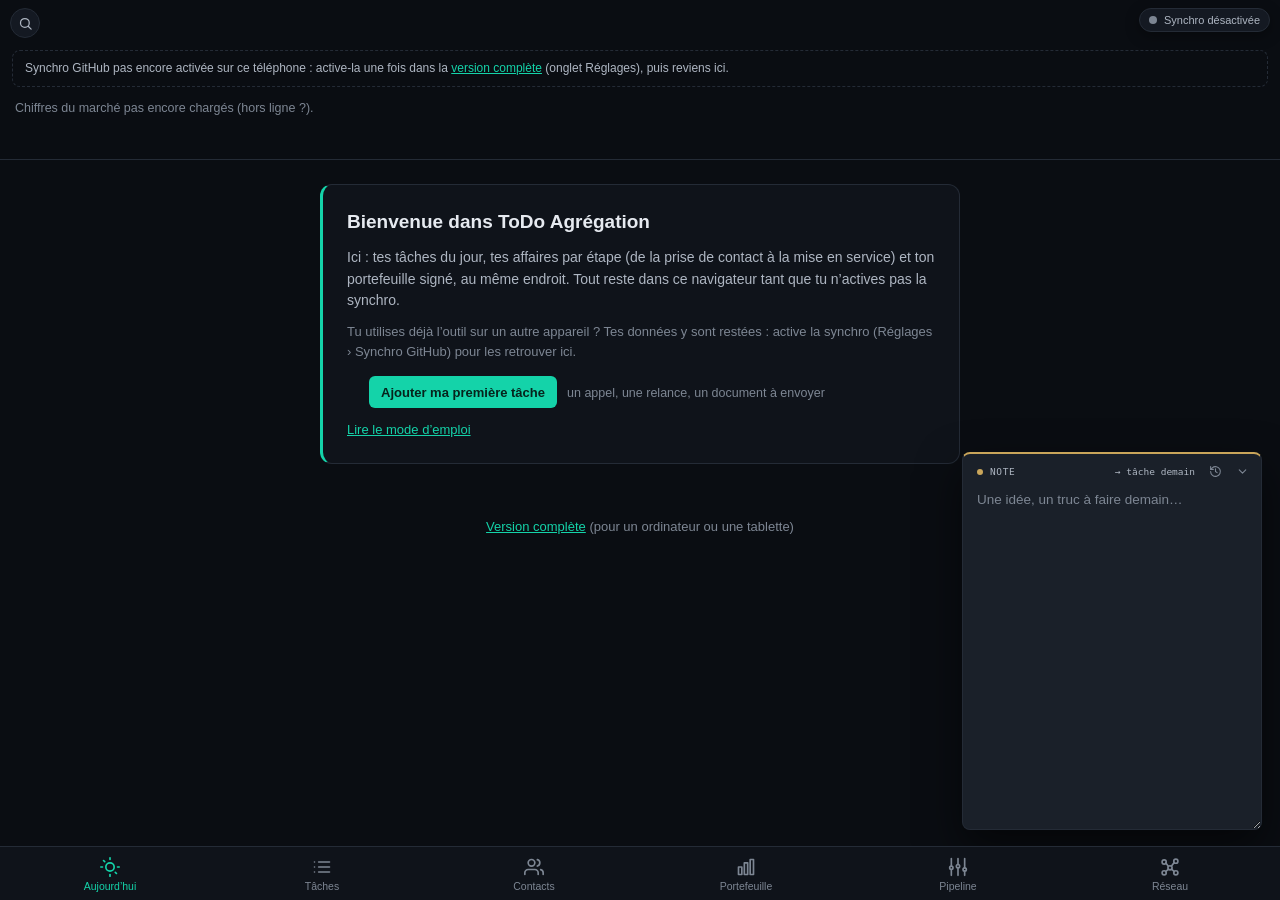
<file: mobile.html>
<!DOCTYPE html>
<html lang="fr">
<head>
<meta charset="UTF-8">
<meta name="viewport" content="width=device-width, initial-scale=1.0">
<title>Todo mobile</title>
<meta name="theme-color" content="#0A0D12">
<link rel="apple-touch-icon" sizes="180x180" href="icons/apple-touch-icon.png">
<script src="js/go-lite.js"></script>
</head>
<body style="background:#0A0D12;color:#AEB6C2;font-family:system-ui,sans-serif;padding:24px;">
<a href="index.html?lite" style="color:#14D3A9;">Ouvrir la version mobile</a>
</body>
</html>
</file>
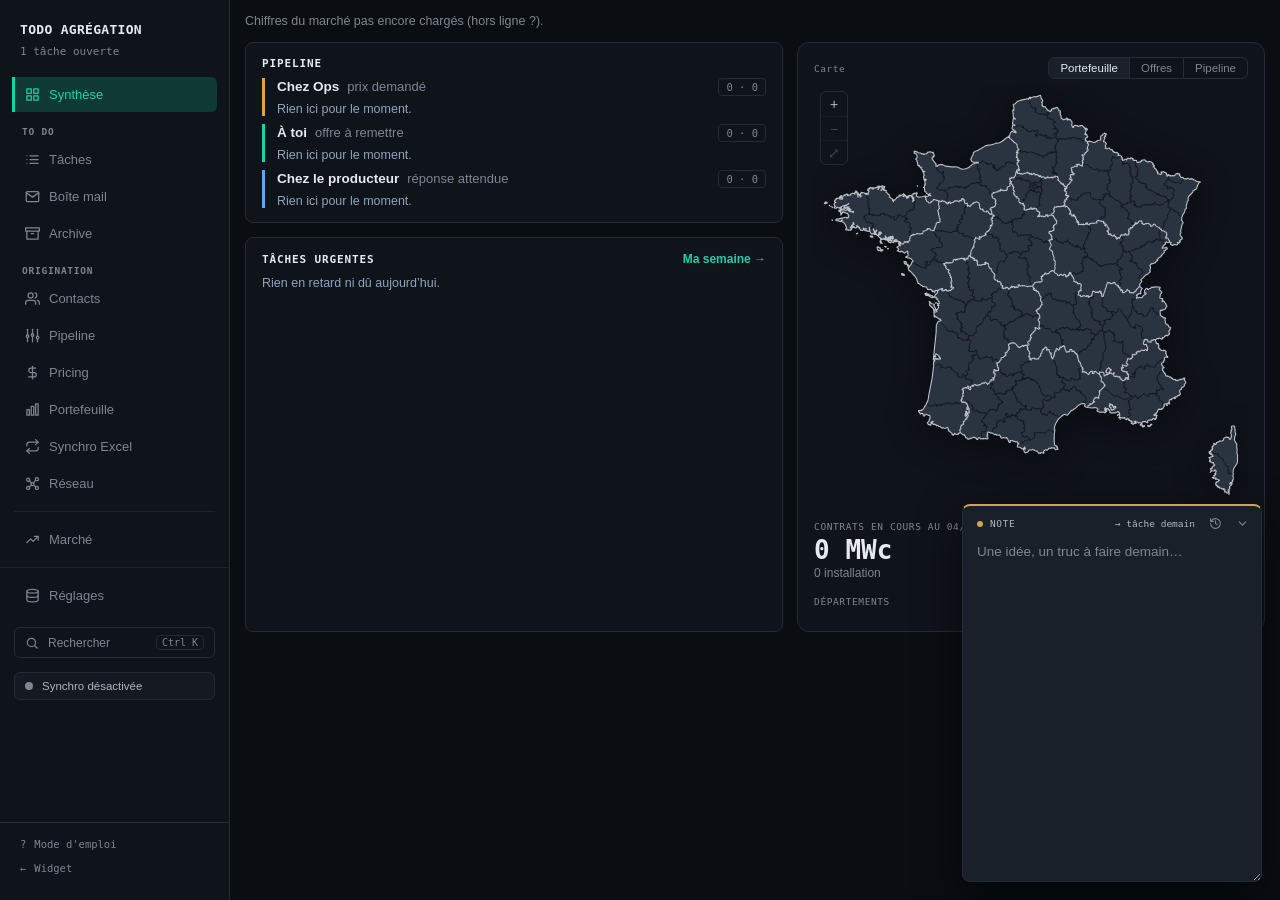
<file: share-target.html>
<!DOCTYPE html>
<html lang="fr">
<head>
<meta charset="UTF-8">
<meta name="viewport" content="width=device-width, initial-scale=1.0">
<title>Ajout rapide</title>
<style>
  :root{ --bg:#0A0D12; --panel:#0F131A; --bd:#242B36; --tx1:#EAEAEA; --tx3:#6B7480; --accent:#4DA3FF; }
  *{box-sizing:border-box;}
  body{ margin:0; min-height:100vh; background:var(--bg); color:var(--tx1); font-family:'Inter',-apple-system,BlinkMacSystemFont,sans-serif; display:flex; align-items:center; justify-content:center; }
  .box{ text-align:center; padding:24px; max-width:320px; }
  .icon{ width:40px; height:40px; margin:0 auto 14px; }
  h1{ font-size:15px; font-weight:600; margin:0 0 6px; }
  p{ font-size:12.5px; color:var(--tx3); margin:0; }
  .check{ display:none; }
  .spinner{ width:22px; height:22px; border:2.5px solid var(--bd); border-top-color:var(--accent); border-radius:50%; margin:0 auto 14px; animation:spin .7s linear infinite; }
  @keyframes spin{ to{ transform:rotate(360deg); } }
</style>
</head>
<body>
  <div class="box">
    <div class="spinner" id="spinner"></div>
    <h1 id="msg">Ajout de la tâche…</h1>
    <p id="sub">Retour à l'appli dans un instant</p>
  </div>

<script src="js/share-target.js"></script>
</body>
</html>
</file>
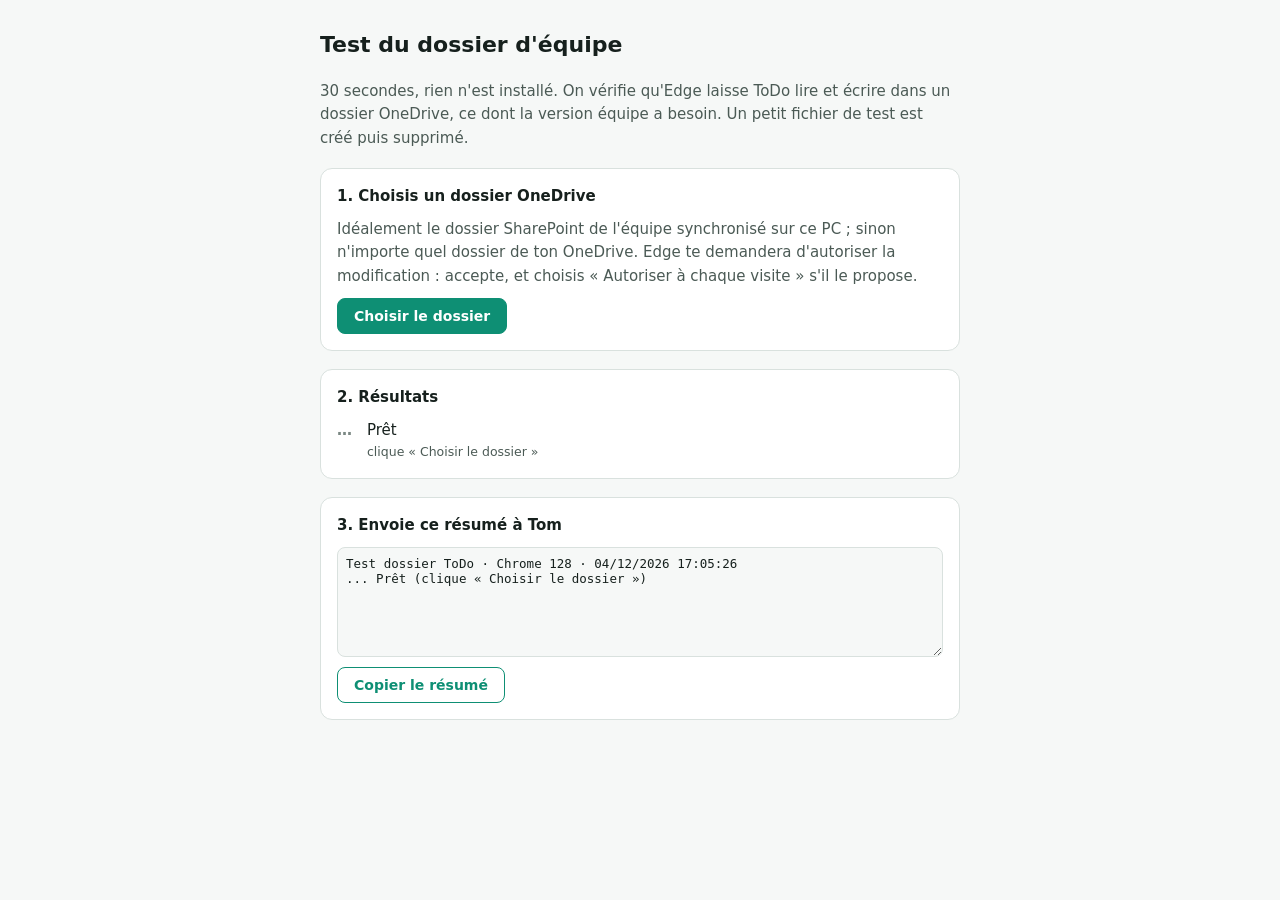
<file: test-dossier.html>
<!doctype html>
<html lang="fr">
<head>
<meta charset="utf-8">
<meta name="viewport" content="width=device-width, initial-scale=1">
<meta http-equiv="Content-Security-Policy" content="default-src 'self'; script-src 'self'; style-src 'self' 'unsafe-inline'">
<title>Test du dossier d'équipe · ToDo</title>
<style>
:root{ --bg:#F6F8F7; --panel:#fff; --ink:#16201D; --ink2:#4B5A55; --line:#D9E1DE; --ok:#0E8F74; --ko:#B3261E; --wait:#7A8783; }
@media (prefers-color-scheme: dark){ :root{ --bg:#0D1311; --panel:#141C19; --ink:#E5ECE9; --ink2:#AAB8B3; --line:#26322E; --ok:#2FC6A2; --ko:#F2867E; --wait:#7D8B86; color-scheme:dark; } }
body{ margin:0; background:var(--bg); color:var(--ink); font:15px/1.55 'Segoe UI', system-ui, sans-serif; }
main{ max-width:640px; margin:0 auto; padding:28px 16px 48px; display:flex; flex-direction:column; gap:18px; }
h1{ font-size:22px; margin:0; } p{ margin:0; color:var(--ink2); }
.card{ background:var(--panel); border:1px solid var(--line); border-radius:12px; padding:16px; display:flex; flex-direction:column; gap:10px; }
button{ font:600 14px 'Segoe UI', system-ui, sans-serif; padding:9px 16px; border-radius:8px; border:1px solid var(--ok); background:var(--ok); color:#fff; cursor:pointer; align-self:flex-start; }
button.ghost{ background:none; color:var(--ok); }
button:disabled{ opacity:.5; cursor:default; }
ul{ list-style:none; margin:0; padding:0; display:flex; flex-direction:column; gap:6px; }
li{ display:grid; grid-template-columns:22px 1fr; gap:8px; }
li .i{ font-weight:700; } li.ok .i{ color:var(--ok); } li.ko .i{ color:var(--ko); } li.wait .i{ color:var(--wait); }
li small{ display:block; color:var(--ink2); }
textarea{ width:100%; box-sizing:border-box; min-height:110px; font:12.5px Consolas, monospace; background:var(--bg); color:var(--ink); border:1px solid var(--line); border-radius:8px; padding:8px; }
</style>
</head>
<body>
<main>
  <h1>Test du dossier d'équipe</h1>
  <p>30 secondes, rien n'est installé. On vérifie qu'Edge laisse ToDo lire et écrire dans un dossier OneDrive, ce dont la version équipe a besoin. Un petit fichier de test est créé puis supprimé.</p>
  <div class="card">
    <b>1. Choisis un dossier OneDrive</b>
    <p>Idéalement le dossier SharePoint de l'équipe synchronisé sur ce PC ; sinon n'importe quel dossier de ton OneDrive. Edge te demandera d'autoriser la modification : accepte, et choisis « Autoriser à chaque visite » s'il le propose.</p>
    <button id="pick" type="button">Choisir le dossier</button>
  </div>
  <div class="card">
    <b>2. Résultats</b>
    <ul id="results"></ul>
    <button id="again" class="ghost" type="button" hidden>Recharger et revérifier l'autorisation</button>
  </div>
  <div class="card">
    <b>3. Envoie ce résumé à Tom</b>
    <textarea id="summary" readonly></textarea>
    <button id="copy" class="ghost" type="button">Copier le résumé</button>
  </div>
</main>
<script src="js/test-dossier.js"></script>
</body>
</html>
</file>
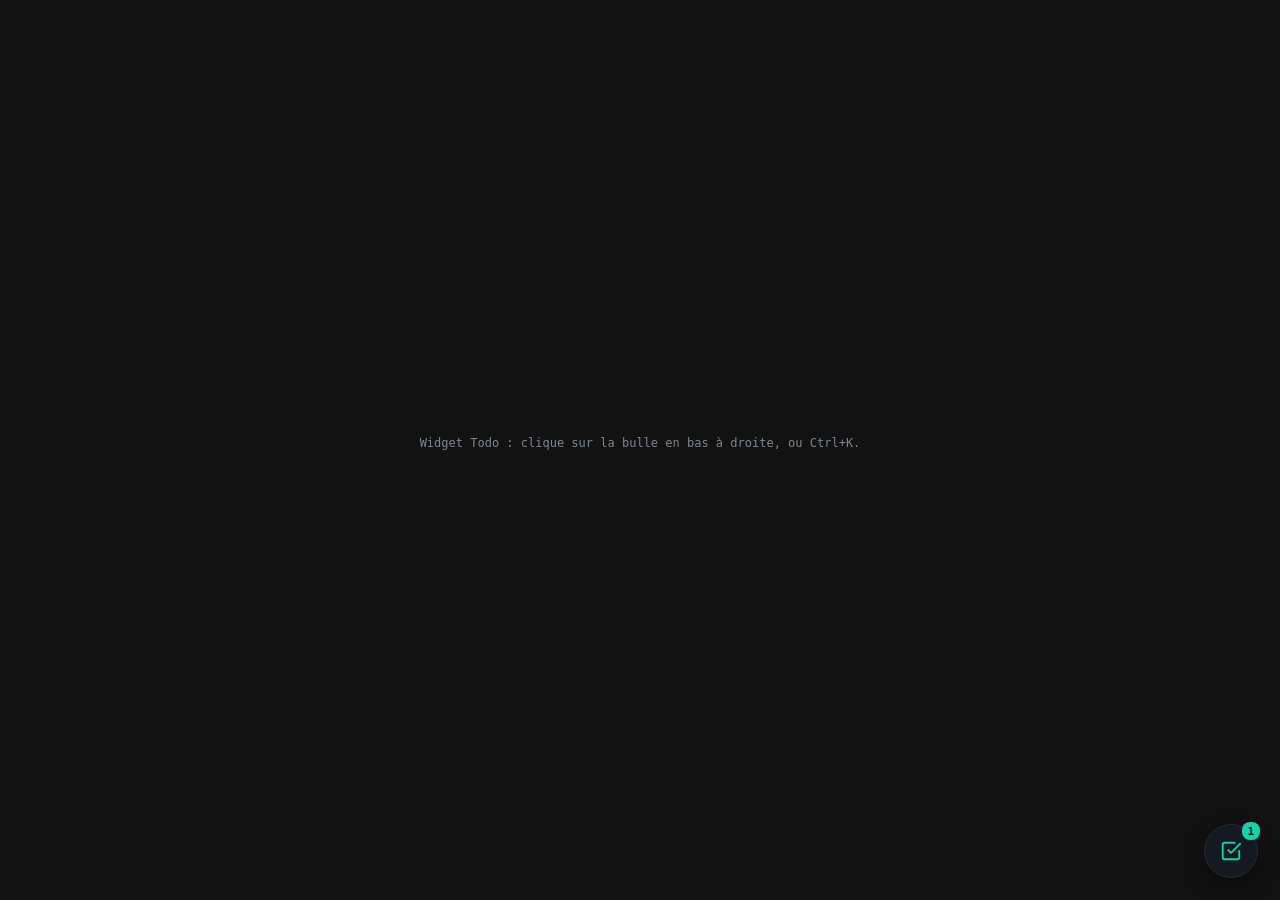
<file: widget.html>
<!DOCTYPE html>
<html lang="fr">
<head>
<meta charset="UTF-8">
<meta name="viewport" content="width=device-width, initial-scale=1.0">
<title>Todo widget</title>
<meta name="theme-color" content="#0A0D12">
<!-- The widget is now a mode of the app (same code, same data and sync): index.html?widget -->
<script src="js/go-widget.js"></script>
</head>
<body style="background:#0A0D12;color:#AEB6C2;font-family:system-ui,sans-serif;padding:24px;">
<a href="index.html?widget" style="color:#14D3A9;">Ouvrir le widget</a>
</body>
</html>
</file>
<file: app.css>
/* Todo — look of the app (index.html). Dark palette and tokens first, then each part of the app in page order. */
  :root{
    color-scheme:dark;   /* native date/time pickers, their calendar icon and scrollbars in light-on-dark */
    /* PowerKlock palette — dark Bloomberg */
    --bg:#0A0D12; --panel:#0F131A; --panel-2:#141922; --panel-3:#1A2029;
    --bd:#242B36; --bd-soft:#1C222B;
    --tx1:#E6EAF0; --tx2:#AEB6C2; --tx3:#7D8693;   /* tx3 lifted from #6B7480: small grey text now reads at 4.5:1 or more */
    --accent:#14D3A9; --accent-dim:#0F3A33;
    --crit:#ED6965; --high:#BB3E03; --med:#7DD3FC; --low:#8B7FB5;
    --ok:#14D3A9; --purple:#8B7FB5;
    --radius:4px; --radius-md:6px; --radius-lg:8px; --radius-xl:12px;   /* 4 crans seulement : pastilles, contrôles, cartes, grands panneaux */
    --font-ui: 'Inter', -apple-system, BlinkMacSystemFont, sans-serif;
    --font-mono: 'JetBrains Mono', ui-monospace, 'SF Mono', Menlo, monospace;
    --note-accent:#C9A55A;
    --ease-out: cubic-bezier(.23,1,.32,1);
  }
  *{box-sizing:border-box;}
  /* feedback au clic + transitions de base (audit design) : posé une fois, tôt dans la cascade — toute règle plus
     bas qui précise déjà une transition ou un :active sur un élément précis garde la main dessus */
  button, .data-btn, .pipe-card, .pd-card, .stat-card, .tab, .tw-row, .task-check, a.data-btn, [role="button"]{
    transition: background-color 150ms ease, border-color 150ms ease, color 150ms ease, transform 120ms var(--ease-out);
  }
  button:not(:disabled):active, .data-btn:active, .pipe-card:active, .stat-card.clickable:active, .tw-row:active{ transform:scale(.97); }
  body{ margin:0; min-height:100vh; font-family:var(--font-ui); background:var(--bg); color:var(--tx1); }

  .app-shell{ display:flex; min-height:100vh; }

  .app-sidebar{
    position:sticky; top:0; height:100vh; align-self:flex-start;
    width:230px; flex-shrink:0; background:var(--panel); border-right:1px solid var(--bd);
    display:flex; flex-direction:column; padding:22px 0; overflow-y:auto; transition:width .15s ease;
  }
  .app-sidebar-head{ padding:0 20px 18px; }
  .app-sidebar-head h1{ font-size:13px; font-weight:700; margin:0 0 4px; letter-spacing:.3px; font-family:var(--font-mono); color:var(--tx1); text-transform:uppercase; white-space:nowrap; overflow:hidden; }
  .app-sidebar .head-stats{ font-family:var(--font-mono); font-size:11px; color:var(--tx3); }
  .sync-pill{ display:flex; align-items:center; gap:9px; margin:14px 14px 0; padding:7px 10px; border:1px solid var(--bd); border-radius:var(--radius-md); background:var(--panel-2); color:var(--tx2); font:500 11.5px var(--font-ui); cursor:pointer; text-align:left; min-width:0; }
  .sync-pill:hover{ border-color:var(--tx3); color:var(--tx1); }
  .sync-pill .sync-label{ min-width:0; overflow:hidden; text-overflow:ellipsis; white-space:nowrap; }
  .sync-dot{ width:8px; height:8px; border-radius:50%; flex-shrink:0; background:var(--tx3); }
  .sync-pill[data-k="ok"] .sync-dot{ background:var(--ok); }
  .sync-pill[data-k="busy"] .sync-dot{ background:var(--med); animation:syncPulse 1s ease-in-out infinite; }
  .sync-pill[data-k="warn"]{ border-color:#C9A55A; color:#E5C77F; } .sync-pill[data-k="warn"] .sync-dot{ background:#C9A55A; }
  .sync-pill[data-k="err"]{ border-color:var(--crit); color:var(--crit); } .sync-pill[data-k="err"] .sync-dot{ background:var(--crit); }
  @keyframes syncPulse{ 50%{ opacity:.3; } }
  @media (prefers-reduced-motion: reduce){ .sync-pill[data-k="busy"] .sync-dot{ animation:none; } }
  .sync-pill-lite{ display:none; }
  /* ---- accessibility: visible keyboard focus, bigger touch areas on the phone, less motion on request ---- */
  [data-kbd]:focus-visible, button:focus-visible, a:focus-visible, select:focus-visible, .tab:focus-visible{ outline:2px solid var(--accent); outline-offset:2px; border-radius:var(--radius); }
  html.lite .task-check, html.lite .st-check, html.lite .co-star{ position:relative; }
  html.lite .task-check::after, html.lite .st-check::after{ content:''; position:absolute; inset:-11px; }
  html.lite .co-star::after{ content:''; position:absolute; inset:-6px -2px; }
  html.lite .view-icon-btn{ min-width:38px; min-height:38px; }
  @media (prefers-reduced-motion: reduce){ *, *::before, *::after{ animation-duration:.01ms !important; animation-iteration-count:1 !important; transition-duration:.01ms !important; scroll-behavior:auto !important; } }
  /* ---- global search (Ctrl+K) ---- */
  .gs-open{ display:flex; align-items:center; gap:9px; margin:14px 14px 0; padding:7px 10px; border:1px solid var(--bd); border-radius:var(--radius-md); background:none; color:var(--tx3); font:500 12px var(--font-ui); cursor:pointer; text-align:left; }
  .gs-open svg{ width:14px; height:14px; flex-shrink:0; }
  .gs-open kbd{ margin-left:auto; font:500 10px var(--font-mono); color:var(--tx3); border:1px solid var(--bd); border-radius:var(--radius); padding:1px 5px; }
  .gs-open:hover{ color:var(--tx1); border-color:var(--tx3); }
  @media (max-width: 760px){ .gs-open{ margin:12px 8px 0; justify-content:center; padding:8px 0; } }
  .gs-open-lite{ display:none; }
  html.lite .gs-open-lite{ display:flex; position:fixed; z-index:14000; top:calc(env(safe-area-inset-top, 0px) + 8px); left:10px; width:30px; height:30px; border-radius:50%; align-items:center; justify-content:center; background:var(--panel-2); border:1px solid var(--bd); color:var(--tx2); }
  html.lite .gs-open-lite svg{ width:15px; height:15px; }
  html.widget .gs-open-lite{ display:none; }
  .gs-overlay{ position:fixed; inset:0; z-index:22000; background:rgba(4,6,10,.62); display:flex; justify-content:center; align-items:flex-start; padding:12vh 12px 12px; }
  .gs-overlay[hidden]{ display:none; }
  .gs-box{ width:min(640px, 100%); max-height:76vh; display:flex; flex-direction:column; background:var(--panel); border:1px solid var(--bd); border-radius:var(--radius-xl); box-shadow:0 24px 60px rgba(0,0,0,.6); overflow:hidden; }
  .gs-field{ display:flex; align-items:center; gap:10px; padding:12px 14px; border-bottom:1px solid var(--bd); }
  .gs-field svg{ width:17px; height:17px; color:var(--tx3); flex-shrink:0; }
  .gs-field input{ flex:1; min-width:0; background:none; border:none; outline:none; color:var(--tx1); font:15px var(--font-ui); padding:4px 0; }
  .gs-results{ overflow-y:auto; padding:6px; display:flex; flex-direction:column; }
  .gs-group{ font:500 10px var(--font-mono); text-transform:uppercase; letter-spacing:.6px; color:var(--tx3); padding:10px 10px 4px; }
  .gs-item{ display:grid; grid-template-columns:22px minmax(0,1fr) auto; gap:10px; align-items:center; padding:8px 10px; border-radius:var(--radius-md); cursor:pointer; color:var(--tx2); background:none; border:none; text-align:left; font:inherit; width:100%; }
  .gs-item .gs-ic{ width:22px; height:22px; border-radius:var(--radius-md); display:flex; align-items:center; justify-content:center; background:var(--panel-3); color:var(--tx3); font:600 11px var(--font-mono); }
  .gs-item .gs-t{ min-width:0; display:flex; flex-direction:column; }
  .gs-item .gs-t b{ font-weight:500; color:var(--tx1); font-size:13.5px; overflow:hidden; text-overflow:ellipsis; white-space:nowrap; }
  .gs-item .gs-t span{ font-size:11.5px; color:var(--tx3); overflow:hidden; text-overflow:ellipsis; white-space:nowrap; }
  .gs-item .gs-r{ font:500 11px var(--font-mono); color:var(--tx3); white-space:nowrap; }
  .gs-item.on{ background:var(--accent-dim); }
  .gs-item.on .gs-ic{ background:var(--accent); color:#04070C; }
  .gs-item.create .gs-t b{ color:var(--accent); }
  .gs-empty{ padding:18px 12px; color:var(--tx3); font-size:13px; text-align:center; }
  .gs-foot{ display:flex; gap:14px; padding:8px 14px; border-top:1px solid var(--bd); font-size:11px; color:var(--tx3); }
  .gs-foot kbd{ font:500 10px var(--font-mono); border:1px solid var(--bd); border-radius:var(--radius); padding:0 4px; margin-right:3px; color:var(--tx2); }
  html.lite .gs-foot{ display:none; }
  .flash-row{ animation:flashRow 1.6s ease-out; }
  @keyframes flashRow{ 0%,30%{ background:var(--accent-dim); box-shadow:inset 3px 0 0 var(--accent); } 100%{ background:transparent; box-shadow:none; } }
  .storage-alert{ position:fixed; z-index:21000; top:calc(env(safe-area-inset-top, 0px) + 10px); left:50%; transform:translateX(-50%); width:min(640px, calc(100vw - 24px)); display:flex; align-items:center; gap:10px; padding:10px 12px; border-radius:var(--radius-lg); border:1px solid var(--crit); background:#2A1414; color:#F4C7C5; font-size:13px; line-height:1.45; box-shadow:0 10px 30px rgba(0,0,0,.5); }
  .storage-alert[hidden]{ display:none; }
  .storage-alert.warn{ border-color:#C9A55A; background:#2A2314; color:#EBD9AE; }
  .storage-alert span{ flex:1; min-width:0; }
  .storage-alert button{ background:none; border:1px solid currentColor; color:inherit; border-radius:var(--radius-md); padding:4px 9px; font:600 12px var(--font-ui); cursor:pointer; white-space:nowrap; }
  .storage-alert #storage-alert-close{ border:none; padding:4px 6px; }
  .storage-gauge{ display:flex; flex-direction:column; gap:8px; font-size:12.5px; color:var(--tx2); }
  .storage-gauge .muted{ color:var(--tx3); }
  .sg-row{ display:grid; grid-template-columns:minmax(0,1fr) auto; gap:10px; padding:4px 0; border-bottom:1px solid var(--bd-soft); }
  .sg-row b{ font:500 12px var(--font-mono); color:var(--tx1); font-variant-numeric:tabular-nums; }
  .sg-bar{ height:6px; border-radius:var(--radius); background:var(--panel-3); overflow:hidden; }
  .sg-bar span{ display:block; height:100%; background:var(--accent); border-radius:var(--radius); }
  .sg-bar.warn span{ background:#C9A55A; } .sg-bar.crit span{ background:var(--crit); }
  .sg-mode{ color:var(--tx1); }
  /* ---- widget mode (?widget): bubble + floating task panel; ?widget&pip: the panel fills the mini window ---- */
  .widget-bubble, .widget-head, .widget-hint{ display:none; }
  html.widget body{ background:transparent; }
  html.widget .app-sidebar, html.widget .lite-nav, html.widget .postit-float, html.widget .postit-tab, html.widget .sync-pill-lite{ display:none !important; }
  html.widget .widget-hint:not([hidden]){ display:block; position:fixed; inset:auto 0 50% 0; text-align:center; font:12px var(--font-mono); color:var(--tx3); padding:0 20px; }
  html.widget .widget-bubble{ display:flex; position:fixed; right:22px; bottom:22px; z-index:20000; width:54px; height:54px; border-radius:50%; align-items:center; justify-content:center; background:var(--panel-2); border:1px solid var(--bd); color:var(--accent); cursor:grab; box-shadow:0 8px 24px rgba(0,0,0,.45); touch-action:none; }
  html.widget .widget-bubble svg{ width:22px; height:22px; }
  html.widget .widget-bubble:focus-visible{ outline:2px solid var(--accent); outline-offset:3px; }
  html.widget.pip .widget-bubble{ display:none; }
  .widget-badge{ position:absolute; top:-3px; right:-3px; min-width:18px; height:18px; padding:0 5px; border-radius:var(--radius-lg); background:var(--accent); color:#04070C; font:700 10.5px/18px var(--font-mono); text-align:center; }
  .widget-badge.overdue{ background:var(--crit); color:#fff; }
  .widget-badge:empty{ display:none; }
  html.widget #todo-panel{ position:fixed; z-index:19990; width:min(400px, calc(100vw - 16px)); height:min(580px, calc(100vh - 100px)); max-height:none; right:22px; bottom:90px; background:var(--bg); border:1px solid var(--bd); border-radius:var(--radius-xl); box-shadow:0 18px 50px rgba(0,0,0,.55); overflow:hidden; }
  html.widget:not(.widget-open):not(.pip) #todo-panel{ display:none; }
  html.widget.pip #todo-panel{ inset:0; width:auto; height:auto; border:none; border-radius:0; box-shadow:none; }
  html.widget .widget-head{ display:flex; align-items:center; gap:6px; padding:9px 10px 9px 14px; border-bottom:1px solid var(--bd); background:var(--panel); flex-shrink:0; }
  .widget-title{ font:600 12px var(--font-mono); text-transform:uppercase; letter-spacing:.4px; color:var(--tx1); margin-right:auto; }
  .widget-title span{ color:var(--tx3); margin-left:4px; }
  html.widget .sync-pill-w{ margin:0; padding:4px 8px; font-size:10.5px; border-radius:999px; max-width:150px; }
  html.widget .sync-pill-w[data-k="ok"] .sync-label{ display:none; }
  .widget-btn{ width:28px; height:28px; display:flex; align-items:center; justify-content:center; background:none; border:1px solid transparent; border-radius:var(--radius-md); color:var(--tx3); cursor:pointer; }
  .widget-btn:hover{ color:var(--tx1); border-color:var(--bd); }
  .widget-btn svg{ width:15px; height:15px; }
  html.widget.pip #widget-mini, html.widget.pip #widget-close{ display:none; }
  html.widget #todo-panel .tab-panel{ min-height:0; }
  html.widget .top-toolbar{ flex-wrap:wrap; row-gap:8px; }
  html.lite .sync-pill-lite{ display:flex; position:fixed; z-index:14000; top:calc(env(safe-area-inset-top, 0px) + 8px); right:10px; margin:0; padding:5px 9px; gap:7px; font-size:11px; border-radius:999px; max-width:60vw; box-shadow:0 4px 14px rgba(0,0,0,.35); }
  html.lite .sync-pill-lite[data-k="ok"]{ padding:5px 8px; }
  .sync-exp-row{ display:flex; flex-wrap:wrap; align-items:center; justify-content:space-between; gap:8px; font-size:12px; color:var(--tx2); }
  .sync-exp-row .muted{ color:var(--tx3); }
  .sync-exp-row input{ width:auto; }
  .sync-token-link{ font-size:12px; color:var(--accent); text-decoration:none; }
  .sync-token-link:hover{ text-decoration:underline; }
  @media (max-width: 760px){ .sync-pill:not(.sync-pill-lite){ margin:12px 8px 0; justify-content:center; padding:8px 0; } }
  .app-sidebar-back{
    margin-top:auto; padding:12px 20px 0; font-family:var(--font-mono); font-size:10.5px; color:var(--tx3);
    text-decoration:none; border-top:1px solid var(--bd); padding-top:14px; display:flex; align-items:center; gap:8px;
    white-space:nowrap; overflow:hidden;
  }
  .app-sidebar-back:hover{ color:var(--accent); }
  .app-sidebar-help{ background:none; border:none; border-top:1px solid var(--bd); width:100%; cursor:pointer; text-align:left; }
  .app-sidebar-widget{ margin-top:0; border-top:none; padding-top:8px; }
  .guide-box{ max-width:760px; }
  .guide-box h3{ display:flex; align-items:center; justify-content:space-between; }
  .guide-nav{ display:flex; flex-wrap:wrap; gap:5px; margin:0 0 12px; }
  .guide-nav button{ background:var(--panel-2); border:1px solid var(--bd); color:var(--tx2); border-radius:var(--radius-xl); font-size:11.5px; padding:4px 10px; cursor:pointer; }
  .guide-nav button.on{ color:var(--accent); border-color:var(--accent); background:var(--accent-dim); }
  .guide-body{ font-size:13px; color:var(--tx2); line-height:1.6; }
  .guide-body h4{ font-size:13px; color:var(--tx1); margin:14px 0 4px; }
  .guide-body h4:first-child{ margin-top:0; }
  .guide-body ol, .guide-body ul{ margin:4px 0 8px; padding-left:20px; }
  .guide-body b{ color:var(--tx1); font-weight:600; }
  .guide-body kbd{ font-family:var(--font-mono); font-size:11px; background:var(--panel-2); border:1px solid var(--bd); border-radius:var(--radius); padding:0 5px; color:var(--tx1); }
  .guide-body .guide-flow{ display:flex; flex-wrap:wrap; gap:4px 6px; align-items:center; font-family:var(--font-mono); font-size:10.5px; margin:6px 0 10px; }
  .guide-body .guide-flow span{ border:1px solid var(--bd); border-radius:var(--radius); padding:2px 6px; color:var(--tx1); }
  .guide-body .guide-flow i{ color:var(--tx3); font-style:normal; }
  .back-arrow{ flex-shrink:0; }

  #todo-panel{ display:flex; flex-direction:column; flex:1; min-width:0; max-height:100vh; container-type:inline-size; container-name:taskpanel; }

  .panel-head{ display:none; }
  .icon-btn{ background:none; border:none; color:var(--tx3); cursor:pointer; padding:6px; display:flex; border-radius:var(--radius); }
  .icon-btn:hover{ color:var(--tx1); background:var(--panel-2); }
  .icon-btn.active-toggle{ color:var(--accent); }
  .icon-btn svg{ width:16px; height:16px; }

  .tabs{ display:flex; flex-direction:column; gap:2px; padding:0 12px; border-bottom:none; flex-shrink:0; }
  .tab{
    font-family:var(--font-mono); font-size:11px; color:var(--tx3); padding:10px 10px; cursor:pointer;
    border-bottom:none; border-left:3px solid transparent; border-radius:0 6px 6px 0; user-select:none;
    text-transform:uppercase; letter-spacing:.3px; display:flex; align-items:center; gap:9px; white-space:nowrap; overflow:hidden;
  }
  .tab:hover{ color:var(--tx1); background:var(--panel-2); }
  .tab.active{ color:var(--accent); background:var(--accent-dim); border-left-color:var(--accent); }
  .tab-icon{ width:15px; height:15px; flex-shrink:0; stroke:currentColor; }
  /* section headers inside the sidebar's tab list (To do / Origination) : a label, not a button — no hover, no click */
  .tab-sec{ font-family:var(--font-mono); font-size:9.5px; font-weight:700; letter-spacing:.08em; text-transform:uppercase; color:var(--tx3); padding:12px 10px 3px; }
  .tabs .tab-sec:first-child{ padding-top:2px; }
  .tab-div{ height:1px; background:var(--bd-soft); margin:8px 2px; }
  .tabs-bottom{ margin-top:10px; padding-top:10px; border-top:1px solid var(--bd-soft); }

  /* Below this width, the sidebar collapses to icons only — filters/views live
     in the top toolbar (not the sidebar) precisely so they survive this. */
  @media (max-width: 760px){
    .app-sidebar{ width:56px; }
    .sidebar-label-text{ display:none; }
    .app-sidebar-head{ padding:0 0 14px; text-align:center; }
    .app-sidebar .head-stats{ display:none; }
    .tabs{ padding:0 8px; }
    .tab{ justify-content:center; padding:10px 0; gap:0; }
    .tab-sec{ display:none; }
    .app-sidebar-back{ padding:12px 0 0; padding-top:14px; justify-content:center; }
    .tab-badge{ margin-left:0; min-width:6px; width:6px; height:6px; padding:0; font-size:0; }
  }

  .tab-panel{ display:flex; flex-direction:column; min-height:0; flex:1; }
  .tab-panel.hidden{ display:none; }

  .hidden{ display:none !important; }
  .quick-add-bar{ display:flex; align-items:center; gap:8px; padding:10px 15px; border-bottom:1px solid var(--bd); flex-shrink:0; flex-wrap:wrap; row-gap:8px; }
  .quick-add-bar button, .quick-add-bar > label{ flex-shrink:0; background:var(--panel-2); border:1px solid var(--bd); border-radius:var(--radius); color:var(--tx2); font-family:var(--font-ui); font-size:12px; font-weight:600; padding:8px 12px; cursor:pointer; white-space:nowrap; }
  .quick-add-bar button:hover{ color:var(--tx1); border-color:var(--accent); }
  .quick-add-bar .primary-btn{ background:var(--accent); color:#04070C; border-color:var(--accent); }
  .quick-add-bar .primary-btn:hover{ opacity:.9; color:#04070C; }
  #quick-add-input{ flex:1; min-width:0; background:var(--panel-2); border:1px solid var(--bd); border-radius:var(--radius); color:var(--tx1); font-family:var(--font-ui); font-size:13px; padding:8px 10px; }
  #quick-add-input::placeholder{ color:var(--tx3); }
  #quick-add-input:focus{ outline:none; border-color:var(--accent); }
  #quick-add-more{ flex-shrink:0; background:var(--panel-2); border:1px solid var(--bd); border-radius:var(--radius); color:var(--tx2); font-family:var(--font-ui); font-size:12px; font-weight:600; padding:8px 12px; cursor:pointer; white-space:nowrap; }
  #quick-add-more:hover{ color:var(--accent); border-color:var(--accent); }
  .search-box{ position:relative; flex-shrink:0; width:220px; }
  .search-box svg{ position:absolute; left:9px; top:50%; transform:translateY(-50%); width:13px; height:13px; color:var(--tx3); }
  .search-box input{ width:100%; background:var(--panel-2); border:1px solid var(--bd); border-radius:var(--radius); color:var(--tx1); font-family:var(--font-ui); font-size:12.5px; padding:7px 10px 7px 28px; box-sizing:border-box; }
  .search-box input::placeholder{ color:var(--tx3); }
  .search-box input:focus{ outline:none; border-color:var(--accent); }
  .search-box button{ position:absolute; right:6px; top:50%; transform:translateY(-50%); background:none; border:none; color:var(--tx3); cursor:pointer; padding:3px; display:none; }
  .search-box button.show{ display:flex; }
  .search-box button svg{ position:static; transform:none; width:12px; height:12px; }

  #add-section{ padding:14px 15px; border-bottom:1px solid var(--bd); flex-shrink:0; display:none; flex-direction:column; gap:10px; }
  #add-section.open{ display:flex; }
  #add-section input, #add-section select, #add-section textarea{ width:100%; background:var(--panel-2); border:1px solid var(--bd); border-radius:var(--radius); color:var(--tx1); font-family:var(--font-ui); font-size:13px; padding:8px 10px; }
  #add-section textarea{ resize:vertical; min-height:44px; }
  #add-section input::placeholder, #add-section textarea::placeholder{ color:var(--tx3); }
  #add-section input:focus, #add-section select:focus, #add-section textarea:focus{ outline:none; border-color:var(--accent); }
  #f-title{ font-size:14px; }
  .form-row{ display:flex; gap:10px; }
  .form-row > *{ flex:1; min-width:0; }
  input::-webkit-calendar-picker-indicator{ cursor:pointer; opacity:.85; }
  input::-webkit-calendar-picker-indicator:hover{ opacity:1; }
  input[type=date], input[type=datetime-local], input[type=time]{ cursor:pointer; }
  .qd{ display:flex; flex-direction:column; gap:6px; min-width:0; flex:1; }
  .qd-chips{ display:flex; flex-wrap:wrap; gap:5px; }
  .qd-chips button{ font:500 11.5px var(--font-ui); color:var(--tx2); background:var(--panel-3); border:1px solid var(--bd); border-radius:999px; padding:3px 10px; cursor:pointer; line-height:1.4; white-space:nowrap; }
  .qd-chips button:hover{ color:var(--tx1); border-color:var(--tx3); }
  .qd-chips button.on{ color:var(--accent); border-color:var(--accent); }
  .qd-chips button.qd-clear{ color:var(--tx3); padding:3px 8px; }
  .field-label{ font-family:var(--font-mono); font-size:9.5px; color:var(--tx3); text-transform:uppercase; letter-spacing:.5px; margin-bottom:4px; display:block; }
  .input-with-dot{ position:relative; }
  .input-with-dot input{ padding-left:24px !important; }
  .color-dot{ position:absolute; left:9px; top:50%; transform:translateY(-50%); width:7px; height:7px; border-radius:50%; background:var(--bd); pointer-events:none; }
  .toggle-link{ font-family:var(--font-mono); font-size:10.5px; color:var(--tx3); cursor:pointer; text-decoration:underline; align-self:flex-start; }
  .toggle-link:hover{ color:var(--accent); }
  #reminder-row, #recur-row{ display:none; flex-direction:column; gap:8px; padding:10px; background:var(--panel-2); border:1px solid var(--bd); border-radius:var(--radius); }
  .form-btn-row{ display:flex; gap:8px; margin-top:2px; }
  #cancel-task{ background:var(--panel-2); border:1px solid var(--bd); color:var(--tx2); border-radius:var(--radius); padding:9px; font-size:13px; cursor:pointer; flex:1; }
  #cancel-task:hover{ color:var(--tx1); border-color:var(--tx3); }
  #submit-task{ background:var(--accent); color:#04070C; border:none; border-radius:var(--radius); padding:9px; font-size:13px; font-weight:700; cursor:pointer; flex:2; }
  #submit-task:hover{ opacity:.9; }

  /* top toolbar: filters + views (moved out of sidebar so they survive collapse) */

  .top-toolbar{ display:flex; align-items:center; gap:8px; padding:8px 16px; border-bottom:1px solid var(--bd); flex-shrink:0; overflow-x:auto; }
  .filter-chips{ display:flex; gap:5px; flex-shrink:0; }
  .filter-chip{ font-family:var(--font-mono); font-size:10.5px; color:var(--tx2); background:var(--panel-2); border:1px solid var(--bd); border-radius:var(--radius-xl); padding:4px 10px; cursor:pointer; white-space:nowrap; user-select:none; text-transform:uppercase; letter-spacing:.3px; }
  .filter-chip:hover{ color:var(--tx1); }
  .filter-chip.active{ color:#04070C; background:var(--accent); border-color:var(--accent); }
  .toolbar-divider{ width:1px; height:16px; background:var(--bd); flex-shrink:0; }
  .view-icons{ display:flex; gap:2px; flex-shrink:0; margin-left:auto; }
  .type-filter-select{ background:var(--panel-2); border:1px solid var(--bd); border-radius:var(--radius); color:var(--tx2); font-family:var(--font-ui); font-size:12px; padding:6px 8px; cursor:pointer; flex-shrink:0; }
  .view-icon-btn{ width:28px; height:28px; display:flex; align-items:center; justify-content:center; background:none; border:none; border-radius:var(--radius); color:var(--tx3); cursor:pointer; }
  .view-icon-btn:hover{ color:var(--tx1); background:var(--panel-2); }
  .view-icon-btn.active{ color:var(--accent); background:var(--accent-dim); }
  .view-icon-btn svg{ width:15px; height:15px; flex-shrink:0; stroke:currentColor; }

  .combo-wrap{ position:relative; }
  .combo-dropdown{ display:none; position:absolute; top:calc(100% + 4px); left:0; right:0; max-height:200px; overflow-y:auto; background:var(--panel-3); border:1px solid var(--bd); border-radius:var(--radius); box-shadow:0 8px 24px rgba(0,0,0,.5); z-index:50; }
  .combo-dropdown.open{ display:block; }
  .combo-item{ display:flex; align-items:center; gap:8px; padding:7px 10px; cursor:pointer; font-size:12px; color:var(--tx1); }
  .combo-item:hover{ background:var(--panel-2); }
  .combo-item-dot{ width:8px; height:8px; border-radius:50%; flex-shrink:0; }
  .combo-item-label{ flex:1; min-width:0; overflow:hidden; text-overflow:ellipsis; white-space:nowrap; }
  .combo-item-del{ background:none; border:none; color:var(--tx3); cursor:pointer; padding:2px; display:flex; flex-shrink:0; }
  .combo-item-del:hover{ color:var(--crit); }
  .combo-item-del svg{ width:12px; height:12px; stroke:currentColor; }
  .combo-empty{ padding:9px 10px; font-size:11px; color:var(--tx3); font-family:var(--font-mono); }

  #task-list{ overflow-y:auto; flex:1; }
  #task-list::-webkit-scrollbar{ width:7px; }
  #task-list::-webkit-scrollbar-thumb{ background:var(--bd); border-radius:var(--radius); }

  .group-header{ padding:12px 15px 5px; font-family:var(--font-mono); font-size:10px; font-weight:700; color:var(--tx3); text-transform:uppercase; letter-spacing:.5px; display:flex; align-items:center; gap:7px; }
  .group-count{ color:var(--tx3); font-weight:400; }

  .task{ display:flex; align-items:flex-start; gap:10px; padding:12px 14px; border-bottom:1px solid var(--bd-soft); }
  .task:hover{ background:var(--panel-2); }
  .task:hover .task-actions-compact{ opacity:1; }
  .task.selected{ background:var(--panel-2); box-shadow:inset 2px 0 0 var(--accent); }
  .task.editing{ padding:0; background:var(--panel-2); }

  .task-check{ width:16px; height:16px; border:2px solid var(--bd); border-radius:50%; flex-shrink:0; cursor:pointer; display:flex; align-items:center; justify-content:center; margin-top:2px; }
  .task-check:hover{ background:rgba(255,255,255,.05); }
  .task-check svg{ width:8px; height:8px; stroke:#04070C; display:none; }

  .task-body{ flex:1; min-width:0; }
  .task-title-compact{ font-size:13px; color:var(--tx1); overflow:hidden; text-overflow:ellipsis; white-space:nowrap; cursor:text; margin-bottom:5px; }
  .task-title-compact .subtask-badge, .subtask-badge{ font-family:var(--font-mono); font-size:9px; color:var(--tx3); margin-left:6px; opacity:.8; font-weight:400; }
  .subtask-arrow{ background:none; border:none; color:var(--tx3); cursor:pointer; padding:0 2px; margin-left:4px; display:inline-flex; align-items:center; vertical-align:middle; }
  .subtask-arrow:hover{ color:var(--accent); }
  .subtask-arrow svg{ width:11px; height:11px; stroke:currentColor; transition:transform .12s ease; }
  .subtask-arrow.open svg{ transform:rotate(90deg); }
  .subtask-inline-list{ display:flex; flex-direction:column; gap:5px; margin-top:7px; padding-left:2px; }
  .subtask-inline-row{ display:flex; align-items:center; gap:7px; }
  .subtask-inline-check{ width:14px; height:14px; border:1.5px solid var(--bd); border-radius:var(--radius); flex-shrink:0; cursor:pointer; display:flex; align-items:center; justify-content:center; }
  .subtask-inline-check.on{ background:var(--ok); border-color:var(--ok); }
  .subtask-inline-check svg{ width:8px; height:8px; stroke:#04070C; display:none; }
  .subtask-inline-check.on svg{ display:block; }
  .subtask-inline-label{ font-size:11.5px; color:var(--tx2); }
  .subtask-inline-label.done{ color:var(--tx3); text-decoration:line-through; }
  .task-desc{ font-size:11.5px; color:var(--tx3); line-height:1.45; margin-bottom:7px; overflow:hidden; display:-webkit-box; -webkit-line-clamp:2; -webkit-box-orient:vertical; }

  .task-meta-compact{ display:flex; flex-wrap:wrap; align-items:center; gap:6px; }
  .meta-tag{ display:inline-flex; align-items:center; gap:5px; padding:2px 8px; border-radius:var(--radius-xl); font-family:var(--font-mono); font-size:10.5px; white-space:nowrap; overflow:hidden; text-overflow:ellipsis; min-width:0; max-width:100%; }
  .meta-tag.solid{ font-weight:700; cursor:pointer; }
  .meta-tag.flag{ border-radius:var(--radius); padding-left:7px; }
  .tag-dot{ width:6px; height:6px; border-radius:50%; flex-shrink:0; }
  .meta-date-compact{ font-family:var(--font-mono); font-size:11px; font-weight:600; color:var(--tx1); background:var(--panel-2); border:1px solid var(--bd); border-radius:var(--radius-xl); padding:2px 8px; white-space:nowrap; }
  .meta-date-compact.overdue{ color:var(--crit); background:rgba(237,105,101,.14); border-color:var(--crit); }
  .meta-date-compact.soon{ color:#F08A4B; background:rgba(187,62,3,.14); border-color:var(--high); }   /* 4.5:1 on its tint */
  .meta-icon{ width:12px; height:12px; color:var(--tx3); flex-shrink:0; }
  .recur-icon{ width:11px; height:11px; color:var(--purple); flex-shrink:0; }

  .task-actions-compact{ display:flex; gap:1px; flex-shrink:0; opacity:0; transition:opacity .1s ease; margin-top:1px; }
  .task-actions-compact button{ background:none; border:none; color:var(--tx3); cursor:pointer; padding:4px; display:flex; }
  .task-actions-compact button:hover{ color:var(--accent); }
  .task-actions-compact svg{ width:13px; height:13px; }
  .task-actions-compact .del-btn:hover{ color:var(--crit); }

  /* inline edit */
  .edit-form{ display:flex; flex-direction:column; gap:8px; padding:12px 14px; width:100%; }
  .edit-form input, .edit-form select, .edit-form textarea{ width:100%; background:var(--panel); border:1px solid var(--bd); border-radius:var(--radius); color:var(--tx1); font-family:var(--font-ui); font-size:12.5px; padding:6px 8px; }
  .edit-form textarea{ resize:vertical; min-height:36px; }
  .edit-form input:focus, .edit-form select:focus, .edit-form textarea:focus{ outline:none; border-color:var(--accent); }
  .edit-btn-row{ display:flex; gap:6px; }
  .edit-btn-row button{ border-radius:var(--radius); padding:6px 10px; font-size:12px; cursor:pointer; border:none; }
  .edit-save{ background:var(--accent); color:#04070C; font-weight:600; flex:1; }
  .edit-cancel{ background:var(--panel); border:1px solid var(--bd) !important; color:var(--tx2); }
  .subtasks-edit{ display:flex; flex-direction:column; gap:5px; }
  .subtask-edit-row{ display:flex; align-items:center; gap:6px; }
  .subtask-edit-row input[type=text]{ flex:1; }
  .subtask-edit-row .st-check{ width:15px; height:15px; border:1.5px solid var(--bd); border-radius:var(--radius); flex-shrink:0; cursor:pointer; display:flex; align-items:center; justify-content:center; }
  .subtask-edit-row .st-check.on{ background:var(--ok); border-color:var(--ok); }
  .subtask-edit-row .st-check svg{ width:9px; height:9px; stroke:#04070C; display:none; }
  .subtask-edit-row .st-check.on svg{ display:block; }
  .subtask-edit-row .st-del{ background:none; border:none; color:var(--tx3); cursor:pointer; padding:2px; display:flex; }
  .subtask-edit-row .st-del:hover{ color:var(--crit); }
  .add-subtask-btn{ font-family:var(--font-mono); font-size:10.5px; color:var(--accent); cursor:pointer; align-self:flex-start; background:none; border:none; padding:2px 0; }

  .empty-state{ padding:36px 20px; text-align:center; color:var(--tx3); font-size:12px; font-family:var(--font-mono); }

  /* today dashboard */
  #today-stats-row{ display:flex; gap:12px; padding:15px; border-bottom:1px solid var(--bd); flex-shrink:0; }
  /* Synthèse (Aujourd'hui) : 6 marché, via PowerKlock, each a « solo » widget in its own iframe — the app
     never reads these numbers itself, just frames pages PowerKlock already serves for this (curated once there) */
  /* market tiles drawn by the app (js/market.js) : figure, change, 30-day line ; a click opens Marché */
  .synth-market{ display:grid; grid-template-columns:repeat(auto-fit,minmax(150px,1fr)); gap:8px; margin:14px 15px; }   /* five tiles on one line ; they wrap only when the window gets really narrow */
  .mkt-tile{ position:relative; display:flex; flex-direction:column; gap:2px; text-align:left; background:var(--panel); border:1px solid var(--bd); border-radius:var(--radius-xl); padding:10px 12px 8px; cursor:pointer; color:var(--tx1); font:inherit; overflow:hidden; transition:border-color .15s var(--ease-out); min-width:0; }
  .mkt-tile:hover{ border-color:var(--accent); }
  .mkt-top{ display:flex; align-items:baseline; gap:8px; }
  .mkt-cat{ font:700 9.5px var(--font-ui); letter-spacing:.05em; text-transform:uppercase; color:#5FBF9F; white-space:nowrap; overflow:hidden; text-overflow:ellipsis; }
  .mkt-date{ margin-left:auto; font-size:11px; color:var(--tx3); white-space:nowrap; }
  .mkt-name{ font-size:13px; color:var(--tx1); font-weight:600; } .mkt-name.down{ color:var(--accent); } .mkt-name.up{ color:#ED6965; }
  .mkt-row{ display:flex; align-items:center; gap:6px; min-width:0; }
  .mkt-row b{ font:700 19px var(--font-mono); letter-spacing:-.6px; font-variant-numeric:tabular-nums; white-space:nowrap; } .mkt-row b small{ font:500 11px var(--font-ui); letter-spacing:0; color:var(--tx3); }
  .mkt-tr{ margin-left:auto; font:600 10px var(--font-mono); font-style:normal; padding:1px 5px; flex-shrink:0; border-radius:var(--radius); border:1px solid var(--bd); color:var(--tx3); white-space:nowrap; }
  .mkt-tr.up{ color:#ED6965; border-color:#ED696555; } .mkt-tr.down{ color:#14D3A9; border-color:#14D3A955; }
  .mkt-var{ font:500 10.5px var(--font-mono); color:var(--tx3); white-space:nowrap; overflow:hidden; text-overflow:ellipsis; }
  .mkt-var .up{ color:#ED6965; } .mkt-var .down{ color:#7DB4F5; } .mkt-var .flat{ color:var(--tx2); }
  .mkt-spark{ width:calc(100% + 24px); margin:6px -12px 0; height:44px; display:block; }
  .mkt-spark .a{ fill:#14D3A9; opacity:.16; } .mkt-spark .l{ fill:none; stroke:#14D3A9; stroke-width:1.5; vector-effect:non-scaling-stroke; }
  .mkt-foot{ display:flex; align-items:baseline; gap:6px; margin-top:6px; font-size:10.5px; color:var(--tx3); }
  .mkt-foot > span:first-child{ overflow:hidden; text-overflow:ellipsis; white-space:nowrap; } .mkt-foot b{ color:var(--tx1); font-weight:600; font-family:var(--font-mono); }
  .mkt-n{ margin-left:auto; color:#7DB4F5; white-space:nowrap; }
  .mkt-none{ grid-column:1/-1; margin:0; font-size:12.5px; color:var(--tx3); }
  /* desktop : the figures row and the old task table give way to the panels (the phone keeps them) */
  @media (min-width:761px){ #tab-today.synth-on > #today-stats-row, #tab-today.synth-on > .table-header, #tab-today.synth-on > #today-list{ display:none; } }
  .synth-panels{ margin:0 15px 14px; }
  /* Synthèse : les offres à gauche, la carte (portefeuille / offres / pipeline) à droite, en colonne */
  .synth-grid{ display:grid; grid-template-columns:minmax(0,1.15fr) minmax(320px,1fr); gap:14px; min-height:460px; }
  /* the left column takes no height of its own : the map sets the row's height, the tasks stop at its bottom */
  .synth-left{ position:relative; min-width:0; }
  .synth-left-in{ position:absolute; inset:0; display:flex; flex-direction:column; gap:14px; }
  @media (max-width:1100px){ .synth-grid{ grid-template-columns:1fr; min-height:0; } .synth-left-in{ position:static; } }
  .st-card{ background:var(--panel); border:1px solid var(--bd); border-radius:var(--radius-xl); padding:14px 16px; display:flex; flex-direction:column; min-height:0; flex:1; overflow:hidden; }
  .st-h{ display:flex; align-items:center; margin:0 0 6px; }
  .st-week{ margin-left:auto; background:none; border:0; padding:0; cursor:pointer; color:var(--accent); font:600 12px var(--font-ui); }
  .st-rows{ display:flex; flex-direction:column; }
  .st-row{ display:grid; grid-template-columns:44px minmax(0,1fr) auto; gap:10px; align-items:baseline; background:none; border:0; border-bottom:1px solid var(--bd-soft); padding:5px 0; text-align:left; cursor:pointer; color:var(--tx1); font:13px var(--font-ui); }
  .st-row[hidden]{ display:none; }
  .st-row:hover{ background:var(--panel-2); }
  .st-row .tag{ font:600 10.5px var(--font-mono); padding:1px 5px; border-radius:var(--radius); text-align:center; }
  .st-row .tag.r{ color:#ED6965; background:#ED696518; } .st-row .tag.a{ color:#E5B54F; background:#E5B54F18; }
  .st-row .t{ overflow:hidden; text-overflow:ellipsis; white-space:nowrap; } .st-row .c{ color:var(--tx3); font-size:12px; white-space:nowrap; }
  .synth-grid .synth-map{ margin:0; background:var(--panel); border:1px solid var(--bd); border-radius:var(--radius-xl); padding:14px 16px; }
  .synth-map .parc-map-grid{ grid-template-columns:1fr; gap:12px; }
  .synth-map .parc-map-wrap{ max-width:min(640px, 100%); }   /* larger than in the Portefeuille : the map is the Synthèse’s main picture */
  /* market tiles : the PowerKlock widget, and a button over it that opens the Marché page */
  .synth-mkt-tile{ position:relative; transition:border-color .15s var(--ease-out); }
  .synth-mkt-tile:hover{ border-color:var(--accent); }
  .synth-mkt-hit{ position:absolute; inset:0; background:none; border:0; padding:0; cursor:pointer; border-radius:inherit; }
  .synth-mkt-hit:focus-visible{ outline:2px solid var(--accent); outline-offset:-2px; }
  #today-stats-row button.stat-card{ text-align:left; font:inherit; color:inherit; cursor:pointer; transition:border-color .15s var(--ease-out); }
  #today-stats-row button.stat-card:hover{ border-color:var(--accent); }
  /* the offers' summary (same three sections as Pipeline › Offres) */
  .of-sum{ background:var(--panel); border:1px solid var(--bd); border-radius:var(--radius-xl); padding:14px 16px; display:flex; flex-direction:column; gap:18px; }
  .of-sum-h{ margin:0; }
  .of-sum-go{ background:none; border:0; padding:0; cursor:pointer; font:700 11px var(--font-mono); letter-spacing:.08em; text-transform:uppercase; color:var(--tx1); }
  .of-sum-go:hover{ color:var(--accent); }
  .of-sum-sec{ border-left:3px solid var(--rail); padding-left:12px; display:flex; flex-direction:column; }
  .of-sum-sec[data-k="ops"]{ --rail:#E5A23B; } .of-sum-sec[data-k="me"]{ --rail:var(--accent); } .of-sum-sec[data-k="client"]{ --rail:#5BA8F5; }
  .of-sum-t{ display:flex; align-items:baseline; gap:8px; margin-bottom:4px; flex-wrap:wrap; }
  .of-sum-t b{ font-size:13.5px; color:var(--tx1); } .of-sum-t span{ font-size:13px; color:var(--tx3); }
  .of-sum-t em{ font:500 10.5px var(--font-mono); font-style:normal; padding:2px 7px; border-radius:var(--radius); border:1px solid var(--bd); color:var(--tx3); }
  .of-sum-t .of-sum-n{ margin-left:auto; }
  .of-sum-t .of-sum-late{ color:#ED6965; background:#ED696518; border-color:#ED696533; }
  .of-sum-row{ display:grid; grid-template-columns:minmax(0,1.1fr) minmax(0,1.3fr) auto minmax(18px,auto) 44px; gap:10px; align-items:baseline; background:none; border:0; border-bottom:1px solid var(--bd-soft); padding:5px 0; text-align:left; cursor:pointer; color:var(--tx1); font:13px var(--font-ui); }
  .of-sum-row:hover{ background:var(--panel-2); }
  .of-sum-row .c, .of-sum-row .w{ overflow:hidden; text-overflow:ellipsis; white-space:nowrap; } .of-sum-row .w{ color:#8EA3BF; }
  .of-sum-row .p{ font:500 12.5px var(--font-mono); text-align:right; } .of-sum-row .o{ color:var(--tx3); }
  .of-sum-row .d{ font:600 13px var(--font-mono); text-align:right; color:#8EC5F5; } .of-sum-row.late .d{ color:#E5A23B; }
  .of-sum-more{ align-self:flex-start; background:none; border:0; padding:6px 0 0; cursor:pointer; color:#8EA3BF; font-size:12px; }
  .of-sum-more:hover{ color:var(--accent); }
  .of-sum-empty{ margin:2px 0 0; font-size:12.5px; color:#8EA3BF; }
  @media (max-width:760px){ .synth-panels{ display:none; } .synth-market{ grid-template-columns:repeat(2,minmax(0,1fr)); margin:10px; } }
  .stat-card{ flex:1; background:var(--panel-2); border:1px solid var(--bd); border-radius:var(--radius-md); padding:12px 14px; }
  .stat-card-num{ font-family:var(--font-mono); font-size:22px; font-weight:700; color:var(--tx1); line-height:1; margin-bottom:4px; }
  .stat-card-num.crit{ color:var(--crit); }
  .stat-card-num.accent{ color:var(--accent); }
  .parc-kpis .stat-card{ cursor:default; transition:border-color .12s; }
  .parc-kpis .stat-card:hover{ border-color:var(--tx3); }
  .parc-kpis .stat-card.clickable{ cursor:pointer; }
  .parc-kpis .stat-card.on{ border-color:var(--accent); box-shadow:inset 0 0 0 1px var(--accent); }
  .parc-kpi-filter{ display:flex; flex-wrap:wrap; align-items:center; justify-content:space-between; gap:6px 12px; font-size:12px; color:var(--tx2); background:var(--accent-dim); border:1px solid #1F5A4E; border-radius:var(--radius-md); padding:7px 11px; }
  .parc-kpi-filter b{ color:var(--tx1); font-weight:600; }
  .parc-kpi-filter button{ background:none; border:none; color:var(--accent); font-size:12px; cursor:pointer; padding:0; }
  .stat-card-label{ font-family:var(--font-mono); font-size:9.5px; color:var(--tx3); text-transform:none; letter-spacing:.4px; }
  .today-empty{ padding:60px 20px; text-align:center; color:var(--tx3); font-size:13px; }

  /* stats panel (Ref & data) */
  .stats-row{ display:flex; align-items:center; gap:10px; margin-bottom:7px; font-size:12px; }
  .stats-label{ width:110px; flex-shrink:0; color:var(--tx2); overflow:hidden; text-overflow:ellipsis; white-space:nowrap; }
  .stats-bar-wrap{ flex:1; height:8px; background:var(--panel-2); border-radius:var(--radius); overflow:hidden; }
  .stats-bar{ height:100%; border-radius:var(--radius); }
  .stats-value{ width:32px; text-align:right; flex-shrink:0; font-family:var(--font-mono); font-size:11px; color:var(--tx3); }
  .stats-group-label{ font-family:var(--font-mono); font-size:9.5px; color:var(--tx3); text-transform:uppercase; letter-spacing:.4px; margin:16px 0 8px; }
  .stats-group-label:first-child{ margin-top:0; }

  #task-list.view-bloc{ display:flex; flex-direction:row; align-items:stretch; overflow-x:auto; }
  .kanban-col{ min-width:190px; max-width:190px; display:flex; flex-direction:column; border-right:1px solid var(--bd); flex-shrink:0; }
  .kanban-col{ min-width:280px; max-width:340px; }
  .kanban-col-header{ padding:10px 12px; font-family:var(--font-mono); font-size:10.5px; font-weight:700; border-bottom:1px solid var(--bd); background:var(--panel-2); position:sticky; top:0; text-transform:none; letter-spacing:.3px; }
  .kanban-col-body{ overflow-y:auto; flex:1; min-height:80px; }
  .kanban-col .task-title-compact{ font-size:12.5px; }

  .table-header{ display:grid; grid-template-columns:22px 22px minmax(38%,1fr) minmax(38px,120px) minmax(38px,96px) minmax(48px,74px) minmax(44px,70px) minmax(38px,56px) 28px; gap:10px; align-items:center; padding:9px 14px; border-bottom:1px solid var(--bd); flex-shrink:0; position:sticky; top:0; background:var(--panel); z-index:5; }
  .table-header.archive-table-header{ grid-template-columns:22px 22px minmax(38%,1fr) minmax(38px,120px) minmax(38px,96px) minmax(48px,74px) minmax(44px,70px) minmax(38px,56px) 28px 60px; }
  .th-col{ font-family:var(--font-mono); font-size:9.5px; color:var(--tx3); text-transform:none; letter-spacing:.4px; cursor:pointer; user-select:none; display:flex; align-items:center; justify-content:center; gap:3px; overflow:hidden; text-overflow:ellipsis; white-space:nowrap; min-width:0; }
  .th-col:hover{ color:var(--tx1); }
  .th-col.sorted{ color:var(--accent); }
  .th-sort-arrow{ font-size:8px; }
  .task-line{ border-bottom:1px solid var(--bd-soft); }
  .task-line:hover{ background:var(--panel-2); }
  .task-line:hover .task-actions-compact{ opacity:1; }
  .task-line.selected{ background:var(--panel-2); box-shadow:inset 2px 0 0 var(--accent); }

  /* Wide layout: real aligned columns, like a spreadsheet row */
  .task-row-grid{
    display:grid; grid-template-columns:22px 22px minmax(38%,1fr) minmax(38px,120px) minmax(38px,96px) minmax(48px,74px) minmax(44px,70px) minmax(38px,56px) 28px;
    gap:10px; align-items:center; padding:10px 14px;
  }
  .task-row-grid.archive-row-grid{ grid-template-columns:22px 22px minmax(38%,1fr) minmax(38px,120px) minmax(38px,96px) minmax(48px,74px) minmax(44px,70px) minmax(38px,56px) 28px 60px; }
  .row-num{ font-family:var(--font-mono); font-size:10px; color:var(--tx3); text-align:right; }
  .task-date-tag{ justify-self:start; }
  .task-mail-icon{ flex-shrink:0; display:flex; color:var(--tx3); justify-self:start; }
  .task-mail-icon button, .task-mail-icon a{ background:none; border:none; padding:2px; display:flex; cursor:pointer; color:inherit; text-decoration:none; }
  .task-mail-icon button:hover, .task-mail-icon a:hover{ color:var(--accent); }
  .task-mail-icon:hover{ color:var(--accent); }
  .td-title{ min-width:0; display:flex; align-items:center; gap:0; cursor:text; }
  .td-title-text{ overflow:hidden; text-overflow:ellipsis; white-space:nowrap; font-size:14px; font-weight:500; color:var(--tx1); }
  .td-tag-cell{ min-width:0; overflow:hidden; }
  .td-tag-cell .meta-tag{ max-width:100%; overflow:hidden; text-overflow:ellipsis; }
  .td-date-cell{ min-width:0; }
  .task-expand{ padding:2px 14px 12px 62px; display:flex; flex-direction:column; gap:8px; }

  /* Narrow layout: title takes the full line, tags wrap below it.
     Keyed to the panel's own content width (container query), not the raw
     window — so it also kicks in if the sidebar stays expanded on a
     medium-width screen and squeezes the content area. */
  @container taskpanel (max-width: 680px){
    .task-row-grid:not(.archive-row-grid),
    .table-header:not(.archive-table-header){
      grid-template-columns:22px minmax(50%,1fr) minmax(44px,70px) minmax(38px,56px) 28px;
    }
    .task-row-grid:not(.archive-row-grid) > *:nth-child(1),
    .table-header:not(.archive-table-header) > *:nth-child(1),
    .task-row-grid:not(.archive-row-grid) > *:nth-child(4),
    .task-row-grid:not(.archive-row-grid) > *:nth-child(5),
    .task-row-grid:not(.archive-row-grid) > *:nth-child(6),
    .table-header:not(.archive-table-header) > *:nth-child(4),
    .table-header:not(.archive-table-header) > *:nth-child(5),
    .table-header:not(.archive-table-header) > *:nth-child(6){ display:none; }
  }
  #todo-panel.hide-col-client .task-row-grid:not(.archive-row-grid) > *:nth-child(4),
  #todo-panel.hide-col-client .table-header:not(.archive-table-header) > *:nth-child(4){ display:none; }
  #todo-panel.hide-col-project .task-row-grid:not(.archive-row-grid) > *:nth-child(5),
  #todo-panel.hide-col-project .table-header:not(.archive-table-header) > *:nth-child(5){ display:none; }
  #todo-panel.hide-col-status .task-row-grid:not(.archive-row-grid) > *:nth-child(6),
  #todo-panel.hide-col-status .table-header:not(.archive-table-header) > *:nth-child(6){ display:none; }
  #todo-panel.hide-col-urgency .task-row-grid:not(.archive-row-grid) > *:nth-child(7),
  #todo-panel.hide-col-urgency .table-header:not(.archive-table-header) > *:nth-child(7){ display:none; }
  #todo-panel.hide-col-date .task-row-grid:not(.archive-row-grid) > *:nth-child(8),
  #todo-panel.hide-col-date .table-header:not(.archive-table-header) > *:nth-child(8){ display:none; }

  #tab-lists{ padding:15px; overflow-y:auto; gap:22px; }
  .list-manager h2{ font-family:var(--font-mono); font-size:11px; font-weight:700; margin:0 0 4px; color:var(--tx1); text-transform:uppercase; letter-spacing:.4px; }
  .list-manager .list-hint{ font-size:11px; color:var(--tx3); margin:0 0 10px; }
  .chip-row{ display:flex; flex-wrap:wrap; gap:7px; margin-bottom:10px; }
  .manage-chip{ display:inline-flex; align-items:center; gap:6px; border-radius:var(--radius-xl); padding:4px 6px 4px 10px; font-size:12px; font-family:var(--font-mono); }
  .client-type-head{ display:flex; align-items:center; gap:8px; width:100%; background:none; border:none; border-bottom:1px solid var(--bd-soft); padding:10px 4px; cursor:pointer; color:var(--tx2); font:600 10.5px var(--font-mono); text-transform:uppercase; letter-spacing:.5px; text-align:left; }
  .client-type-head:hover{ color:var(--tx1); }
  .client-type-head .chev{ width:11px; height:11px; color:var(--tx3); transition:transform .15s; flex-shrink:0; }
  .client-type-head[aria-expanded="false"] .chev{ transform:rotate(-90deg); }
  .client-type-head .n{ color:var(--tx3); font-weight:400; }
  .client-type-body{ padding-left:19px; }
  .client-type-body.hidden{ display:none; }
  .client-list-row{ display:flex; align-items:center; gap:10px; padding:8px 4px; border-bottom:1px solid var(--bd-soft); }
  .client-list-row .dot{ width:9px; height:9px; border-radius:50%; flex-shrink:0; }
  .client-list-row .name{ flex:1; min-width:0; font-size:13px; color:var(--tx1); overflow:hidden; text-overflow:ellipsis; white-space:nowrap; }
  .client-list-row .count{ font-family:var(--font-mono); font-size:10.5px; color:var(--tx3); flex-shrink:0; }
  .client-list-row .type-tag{ font-family:var(--font-mono); font-size:10px; color:var(--tx2); background:var(--panel-2); border:1px solid var(--bd); border-radius:var(--radius-lg); padding:3px 8px; cursor:pointer; flex-shrink:0; white-space:nowrap; }
  .client-list-row .type-tag:hover{ border-color:var(--accent); color:var(--tx1); }
  .client-list-row .row-actions{ display:flex; gap:2px; flex-shrink:0; }
  .client-list-row .row-actions button{ background:none; border:none; color:var(--tx3); cursor:pointer; padding:5px; display:flex; }
  .client-list-row .row-actions button:hover{ color:var(--accent); }

  /* CRM: contacts */
  .crm-form{ display:flex; flex-direction:column; gap:8px; padding:14px 15px; border-bottom:1px solid var(--bd); }
  .crm-form.hidden{ display:none; }
  .crm-form-row{ display:flex; gap:8px; }
  .crm-form-row input, .crm-form-row select{ flex:1; min-width:0; background:var(--panel-2); border:1px solid var(--bd); border-radius:var(--radius); color:var(--tx1); font-family:var(--font-ui); font-size:13px; padding:8px 10px; }
  .crm-form-row input::placeholder{ color:var(--tx3); }
  .crm-form-row input:focus{ outline:none; border-color:var(--accent); }
  .relevance-picker{ display:flex; align-items:center; gap:2px; padding:0 4px; }
  .relevance-picker span{ font-size:18px; color:var(--bd); cursor:pointer; line-height:1; }
  .relevance-picker span.on{ color:var(--accent); }
  .crm-form-actions{ display:flex; gap:8px; }
  #prequal-overlay .crm-form-row{ margin-bottom:10px; }
  .crm-form-actions button{ font-family:var(--font-ui); font-size:12.5px; font-weight:600; padding:7px 14px; border-radius:var(--radius); cursor:pointer; border:1px solid var(--bd); background:var(--accent); color:#04070C; }
  .crm-form-actions .ghost-btn{ background:none; color:var(--tx2); }
  .contact-row{ display:grid; grid-template-columns:20px 26px minmax(120px,1fr) minmax(30px,100px) minmax(30px,130px) minmax(30px,80px) 50px 50px; gap:9px; align-items:center; padding:6px 15px; border-bottom:1px solid var(--bd-soft); cursor:default; }
  .contact-row:hover{ background:var(--panel-2); }
  .contact-row.tint-alt{ background:rgba(255,255,255,.012); }
  .contact-row.tint-alt:hover{ background:var(--panel-2); }
  .contact-avatar{ width:25px; height:25px; border-radius:50%; display:flex; align-items:center; justify-content:center; font-family:var(--font-mono); font-size:9px; font-weight:700; flex-shrink:0; }
  .contact-main{ min-width:0; }
  .contact-name{ font-size:12px; color:var(--tx1); font-weight:500; overflow:hidden; text-overflow:ellipsis; white-space:nowrap; }
  .contact-sub{ font-size:10px; color:var(--tx3); font-family:var(--font-mono); overflow:hidden; text-overflow:ellipsis; white-space:nowrap; }
  .contact-company-cell{ min-width:0; overflow:hidden; }
  .contact-company-pill{ display:inline-block; max-width:100%; font-family:var(--font-mono); font-size:9px; border-radius:var(--radius-md); padding:2px 6px; overflow:hidden; text-overflow:ellipsis; white-space:nowrap; box-sizing:border-box; }
  .contact-stars{ display:flex; gap:1px; flex-shrink:0; }
  .contact-stars svg{ width:9px; height:9px; }
  .contact-meta{ display:flex; gap:7px; flex-shrink:0; }
  .contact-meta a, .contact-meta button{ color:var(--tx3); display:flex; background:none; border:none; padding:0; cursor:pointer; }
  .contact-meta a:hover, .contact-meta button:hover{ color:var(--accent); }
  .contact-actions{ display:flex; gap:4px; opacity:0; flex-shrink:0; }
  .contact-row:hover .contact-actions{ opacity:1; }
  .contact-actions button{ background:none; border:none; color:var(--tx3); cursor:pointer; padding:4px; display:flex; }
  .contact-actions button:hover{ color:var(--accent); }
  .contact-actions .del-btn:hover{ color:var(--crit); }
  .contacts-header-row{ display:grid; grid-template-columns:20px 26px minmax(120px,1fr) minmax(30px,100px) minmax(30px,130px) minmax(30px,80px) 50px 50px; gap:9px; align-items:center; padding:8px 15px; border-bottom:1px solid var(--bd); font-family:var(--font-mono); font-size:9px; color:var(--tx3); text-transform:uppercase; letter-spacing:.4px; position:sticky; top:0; background:var(--panel); z-index:5; }
  /* Narrow screens (phone): avatar, name, email/phone only. Delete lives in the contact card there. */
  @container taskpanel (max-width: 680px){
    .contacts-header-row{ display:none; }
    .contact-row{ grid-template-columns:25px minmax(0,1fr) 22px auto; gap:10px; padding:7px 12px; }
    .contact-row > :nth-child(1), .contact-row > :nth-child(4), .contact-row > :nth-child(7), .contact-row > :nth-child(8){ display:none; }
    .contact-detail-card{ padding-left:15px; }
  }
  .contacts-header-row .sort{ cursor:pointer; user-select:none; display:inline-flex; align-items:center; gap:3px; }
  .contacts-header-row .sort:hover{ color:var(--tx1); }
  .contacts-header-row .sort.on{ color:var(--accent); }
  .contacts-header-row .sort .ar{ font-size:8px; }
  .co-info-btn{ background:none; border:1px solid transparent; border-radius:var(--radius); color:var(--tx3); cursor:pointer; width:22px; height:22px; display:grid; place-items:center; flex-shrink:0; padding:0; }
  .co-info-btn svg{ width:13px; height:13px; }
  .co-info-btn:hover, .co-info-btn[aria-expanded="true"]{ color:var(--tx1); border-color:var(--bd); background:var(--panel-3); }
  #contact-form.crm-form{ position:fixed; z-index:20001; top:50%; left:50%; transform:translate(-50%,-50%); width:min(580px, calc(100vw - 24px)); max-height:calc(100vh - 32px); overflow-y:auto; background:var(--panel); border:1px solid var(--bd); border-radius:var(--radius-xl); padding:18px; box-shadow:0 0 0 100vmax rgba(4,7,12,.62), 0 24px 60px rgba(0,0,0,.5); }
  .crm-form-title{ font-size:14px; font-weight:600; color:var(--tx1); margin-bottom:4px; }
  .company-group-header{ background:var(--panel-2); padding:6px 15px 6px 12px; margin:0; border-radius:0; border-bottom:1px solid var(--bd-soft); }
  .company-group-chip{ width:18px; height:18px; border-radius:var(--radius); display:flex; align-items:center; justify-content:center; font-family:var(--font-mono); font-size:8px; font-weight:700; flex-shrink:0; }

  /* CRM: contact detail card */
  .contact-detail-card{ padding:10px 15px 13px 41px; border-bottom:1px solid var(--bd-soft); background:var(--panel-2); }
  .contact-detail-fields{ margin-bottom:8px; }
  .contact-detail-field-row{ display:flex; align-items:center; gap:8px; padding:4px 0; border-bottom:1px solid var(--bd-soft); cursor:pointer; }
  .contact-detail-fields > .contact-detail-field-row:last-child{ border-bottom:none; }
  .contact-detail-field-row svg{ width:12px; height:12px; color:var(--tx3); flex-shrink:0; }
  .contact-detail-field-value{ font-size:11.5px; color:var(--tx1); user-select:text; }
  .contact-detail-field-value.copyable{ cursor:pointer; }
  .contact-detail-field-row:hover .contact-detail-field-value.copyable{ color:var(--accent); }
  .contact-detail-comment{ font-size:10.5px; color:var(--tx3); font-family:var(--font-mono); line-height:1.4; margin-bottom:9px; }
  .contact-detail-links{ display:flex; align-items:center; gap:12px; margin-top:2px; }
  .contact-activity-section{ margin-bottom:9px; }
  .contact-activity-label{ font-family:var(--font-mono); font-size:8.5px; color:var(--tx3); text-transform:uppercase; letter-spacing:.4px; margin-bottom:4px; }
  .contact-activity-row{ display:flex; align-items:center; gap:7px; padding:4px 0; border-bottom:1px solid var(--bd-soft); }
  .contact-activity-row:last-child{ border-bottom:none; }
  .contact-activity-row.clickable{ cursor:pointer; }
  .contact-activity-row.clickable:hover .contact-activity-row-text{ color:var(--accent); }
  .contact-activity-row-text{ flex:1; min-width:0; font-size:11px; color:var(--tx1); overflow:hidden; text-overflow:ellipsis; white-space:nowrap; }
  .contact-activity-row-tag{ font-family:var(--font-mono); font-size:8.5px; flex-shrink:0; border-radius:var(--radius-md); padding:1px 6px; white-space:nowrap; }
  .contact-detail-edit-link{ font-family:var(--font-mono); font-size:10px; color:var(--tx3); cursor:pointer; text-decoration:underline; background:none; border:none; padding:0; }
  .contact-detail-edit-link:hover{ color:var(--accent); }
  .pending-section-label{ padding:12px 15px 6px; font-family:var(--font-mono); font-size:9.5px; color:var(--tx3); text-transform:uppercase; letter-spacing:.4px; }
  .conflict-row{ background:var(--panel-2); border:1px solid var(--bd); border-radius:var(--radius-md); padding:10px 12px; margin-bottom:8px; }
  .conflict-head{ font-size:12.5px; color:var(--tx1); font-weight:600; margin-bottom:7px; }
  .conflict-choices{ display:flex; gap:8px; }
  .conflict-choices button{ flex:1; text-align:left; background:var(--panel); border:1px solid var(--bd); border-radius:var(--radius-md); padding:7px 9px; cursor:pointer; color:var(--tx2); min-width:0; }
  .conflict-choices button:hover{ border-color:var(--accent); }
  .conflict-choice-label{ display:block; font-family:var(--font-mono); font-size:9px; color:var(--tx3); text-transform:uppercase; margin-bottom:2px; }
  .conflict-choice-value{ display:block; font-size:12px; color:var(--tx1); overflow:hidden; text-overflow:ellipsis; white-space:nowrap; }
  .conflict-kept{ color:var(--accent); font-size:10px; }
  .pending-row{ display:flex; align-items:center; gap:10px; padding:9px 15px; border-bottom:1px solid var(--bd-soft); background:var(--panel-2); }
  .pending-row-main{ flex:1; min-width:0; }
  .pending-row-name{ font-size:12.5px; color:var(--tx1); }
  .pending-row-sub{ font-size:10.5px; color:var(--tx3); font-family:var(--font-mono); }
  .pending-row-actions{ display:flex; gap:6px; flex-shrink:0; }
  .pending-row-actions button{ font-family:var(--font-ui); font-size:11px; font-weight:600; padding:5px 10px; border-radius:var(--radius); cursor:pointer; border:1px solid var(--bd); background:none; color:var(--tx2); }
  .pending-row-actions .import-btn{ background:var(--accent); color:#04070C; border-color:var(--accent); }
  .company-type-tag{ font-family:var(--font-mono); font-size:9.5px; color:var(--tx3); border:1px solid var(--bd); border-radius:var(--radius-lg); padding:2px 7px; cursor:pointer; flex-shrink:0; }
  .company-type-tag:hover{ color:var(--accent); border-color:var(--accent); }

  /* CRM: pipeline */
  .modal-overlay{ position:fixed; inset:0; background:rgba(4,7,12,.7); z-index:20000; display:flex; align-items:center; justify-content:center; padding:20px; }
  .modal-overlay.hidden{ display:none; }
  .modal-box{ background:var(--panel); border:1px solid var(--bd); border-radius:var(--radius-xl); padding:20px; width:100%; max-width:380px; max-height:86vh; overflow-y:auto; box-shadow:0 24px 64px rgba(0,0,0,.6); }
  /* entrée douce (fenêtre occasionnelle), sortie instantanée : rien ne doit retarder la fermeture */
  .modal-overlay:not(.hidden){ animation:ov-in 160ms ease; }
  .modal-overlay:not(.hidden) .modal-box{ animation:modal-in 200ms var(--ease-out); }
  @keyframes ov-in{ from{ opacity:0; } }
  @keyframes modal-in{ from{ opacity:0; transform:translateY(6px) scale(.98); } }
  .modal-box h3{ margin:0 0 12px; font-size:15px; color:var(--tx1); font-family:var(--font-ui); }
  .modal-hint{ font-size:12.5px; color:var(--tx2); margin:0 0 10px; line-height:1.5; }
  .xs-read-err{ font:600 12.5px var(--font-ui); color:#ED6965; background:#ED696518; border:1px solid #ED696555; border-radius:var(--radius-lg); padding:8px 12px; margin:0 0 10px; line-height:1.5; }
  .opp-task-toggle-row label{ display:flex; align-items:center; gap:7px; font-size:12.5px; color:var(--tx2); cursor:pointer; }
  .opp-task-toggle-row input[type=checkbox]{ flex:0 0 auto; width:auto; padding:0; margin:0; }   /* a long label used to squeeze the box to nothing */
  .danger-btn:hover{ color:var(--crit); }

  #tab-pipeline{ overflow-y:auto; }
  #pipeline-board{ display:flex; gap:10px; padding:14px; overflow-x:auto; align-items:flex-start; }
  .pipe-col{ flex:1 1 0; min-width:200px; max-width:340px; background:var(--panel-2); border-radius:var(--radius-lg); padding:8px; }
  .pipe-col.empty{ flex:0 0 auto; min-width:0; width:118px; }
  .pipe-req-kwc{ font-family:var(--font-mono); font-size:9.5px; color:var(--tx3); white-space:nowrap; }
  .pipe-col-head{ font-family:var(--font-mono); font-size:9.5px; color:var(--tx3); text-transform:none; letter-spacing:.4px; padding:4px 4px 8px; display:flex; justify-content:space-between; gap:6px; }
  .pipe-col.lost{ background:transparent; border:1px dashed var(--bd); }
  .pipe-empty{ color:var(--tx3); font-size:11px; padding:2px 6px 6px; opacity:.6; }
  .pipe-card{ background:var(--panel); border:1px solid var(--bd); border-radius:var(--radius-md); padding:8px 10px; margin-bottom:7px; cursor:pointer; display:flex; flex-direction:column; gap:3px; }
  .pipe-card:hover{ border-color:var(--accent); }
  .pipe-card-company{ font-size:11px; font-weight:600; }
  .pipe-card-title{ font-size:11.5px; color:var(--tx1); overflow:hidden; text-overflow:ellipsis; white-space:nowrap; }
  .pipe-card-meta{ display:flex; align-items:center; gap:6px; font-family:var(--font-mono); font-size:9.5px; color:var(--tx3); flex-wrap:wrap; }
  .pipe-chip{ display:inline-flex; align-items:center; gap:4px; font-family:var(--font-mono); font-size:9.5px; color:var(--accent); background:var(--accent-dim); border-radius:var(--radius); padding:1px 6px; white-space:nowrap; }
  .pipe-chip.out{ color:var(--crit); background:rgba(237,105,101,.12); }
  .pipe-who{ font-family:var(--font-mono); font-size:8.5px; color:var(--tx2); border:1px solid var(--bd); border-radius:var(--radius); padding:0 4px; }
  .pipe-req-line{ display:flex; align-items:center; gap:6px; font-size:11px; color:var(--tx2); padding:3px 0 0; border-top:1px solid var(--bd-soft); margin-top:2px; }
  .pipe-req-title{ display:flex; gap:6px; align-items:baseline; } .pipe-req-title > span:first-child{ flex:1; min-width:0; overflow:hidden; text-overflow:ellipsis; }
  .pipe-req-n{ flex-shrink:0; font-family:var(--font-mono); font-size:10px; color:var(--tx3); }
  #tab-pipeline .search-box, #tab-contacts .quick-add-bar .search-box{ flex:1 1 150px; max-width:240px; width:auto; }   /* wraps only when even 150px does not fit */
  .pipe-req-name{ flex:1; min-width:0; overflow:hidden; text-overflow:ellipsis; white-space:nowrap; cursor:pointer; }
  .pipe-req-name:hover{ color:var(--accent); }
  .pipe-bar-btn{ background:none; border:1px solid var(--bd); color:var(--tx2); border-radius:var(--radius); font-family:var(--font-ui); font-size:12.5px; font-weight:600; padding:7px 12px; cursor:pointer; }
  .pipe-bar-btn:hover{ color:var(--tx1); border-color:var(--tx3); }
  .quick-add-bar > label.parc-load.quiet{ background:none; border:none; padding:8px 4px; color:var(--tx3); font-family:var(--font-mono); font-size:10.5px; font-weight:400; text-decoration:underline; text-underline-offset:3px; }
  .quick-add-bar > label.parc-load.quiet:hover{ color:var(--accent); }
  .quick-add-bar button.pipe-bar-link, .pipe-bar-link{ margin-left:auto; background:none; border:none; padding:8px 4px; color:var(--tx3); font-family:var(--font-mono); font-size:10.5px; cursor:pointer; }   /* sinon .quick-add-bar button (plus spécifique) l'emporte et lui redonne un cadre : un réglage secondaire n'a pas à peser autant qu'une action principale */
  .pipe-bar-link:hover{ color:var(--accent); }
  .modal-box.wide{ max-width:760px; }
  /* ---- company sheet (« fiche société ») ---- */
  .co-sheet.modal-box.wide{ max-width:920px; padding:0; }
  .co-sheet-head{ display:flex; gap:14px; align-items:flex-start; justify-content:space-between; padding:18px 20px 14px; border-bottom:1px solid var(--bd); position:sticky; top:0; background:var(--panel); z-index:1; }
  .co-sheet-id{ min-width:0; }
  .co-sheet-eyebrow{ font:500 10px var(--font-mono); text-transform:uppercase; letter-spacing:.7px; color:var(--tx3); }
  .co-sheet-head h3{ margin:3px 0 6px; font-size:20px; font-weight:650; color:var(--tx1); }
  .co-sheet-meta{ display:flex; flex-wrap:wrap; align-items:center; gap:10px; font-size:12px; color:var(--tx2); }
  .co-sheet-meta a{ color:var(--accent); text-decoration:none; }
  .co-sheet-btns{ display:flex; gap:8px; align-items:center; flex-shrink:0; }
  .co-sheet-edit{ background:none; border:1px solid var(--bd); border-radius:var(--radius-md); color:var(--tx2); height:30px; padding:0 12px; font:500 12.5px var(--font-ui); cursor:pointer; }
  .co-sheet-edit:hover, .co-sheet-x:hover{ color:var(--tx1); border-color:var(--tx3); }
  .co-sheet-x{ background:none; border:1px solid var(--bd); border-radius:var(--radius-md); color:var(--tx2); width:30px; height:30px; cursor:pointer; }
  .co-kpis{ display:grid; grid-template-columns:repeat(4,minmax(0,1fr)); border-bottom:1px solid var(--bd); }
  .co-kpi{ padding:12px 20px; display:flex; flex-direction:column; gap:2px; min-width:0; }
  .co-kpi + .co-kpi{ border-left:1px solid var(--bd-soft); }
  .co-kpi b{ font:500 19px var(--font-mono); color:var(--tx1); font-variant-numeric:tabular-nums; }
  .co-kpi span{ font-size:11.5px; color:var(--tx3); }
  .co-kpi.alert b{ color:var(--crit); }
  .co-grid{ display:grid; grid-template-columns:minmax(0,1fr) minmax(0,1fr); gap:0; }
  .co-col{ display:flex; flex-direction:column; min-width:0; }
  .co-col + .co-col{ border-left:1px solid var(--bd-soft); }
  .co-sec{ padding:14px 20px; border-bottom:1px solid var(--bd-soft); display:flex; flex-direction:column; gap:4px; }
  .co-sec h4{ margin:0 0 4px; font:500 10.5px var(--font-mono); text-transform:uppercase; letter-spacing:.6px; color:var(--tx3); display:flex; justify-content:space-between; gap:8px; }
  .co-row{ display:grid; grid-template-columns:minmax(0,1fr) auto; gap:10px; align-items:baseline; padding:5px 6px; margin:0 -6px; border-radius:var(--radius-md); background:none; border:none; text-align:left; font:inherit; color:var(--tx2); width:calc(100% + 12px); }
  button.co-row{ cursor:pointer; } button.co-row:hover{ background:var(--panel-2); }
  .co-row .k{ min-width:0; display:flex; flex-direction:column; }
  .co-row .k b{ font-weight:500; font-size:13px; color:var(--tx1); overflow:hidden; text-overflow:ellipsis; white-space:nowrap; }
  .co-row .k span{ font-size:11.5px; color:var(--tx3); overflow:hidden; text-overflow:ellipsis; white-space:nowrap; }
  .co-row .v{ font:500 11.5px var(--font-mono); color:var(--tx3); white-space:nowrap; font-variant-numeric:tabular-nums; }
  .co-row.late .v{ color:var(--crit); }
  .co-empty{ font-size:12.5px; color:var(--tx3); font-style:italic; }
  .co-more{ align-self:flex-start; background:none; border:none; color:var(--accent); font:500 12px var(--font-ui); cursor:pointer; padding:4px 0; }
  .co-tl{ display:flex; flex-direction:column; }
  .co-tl-row{ display:grid; grid-template-columns:72px 10px minmax(0,1fr); gap:8px; font-size:12.5px; color:var(--tx2); padding:4px 0; }
  .co-tl-row .d{ font:500 11px var(--font-mono); color:var(--tx3); white-space:nowrap; }
  .co-tl-row i{ width:7px; height:7px; border-radius:50%; background:var(--tx3); margin-top:6px; }
  .co-tl-row.rdv i{ background:var(--accent); } .co-tl-row.stage i{ background:var(--med); } .co-tl-row.done i{ background:var(--ok); opacity:.6; }
  .co-tl-row b{ font-weight:500; color:var(--tx1); }
  .co-sheet-btn{ background:none; border:1px solid var(--bd); border-radius:var(--radius); color:var(--tx3); cursor:pointer; height:22px; padding:0 7px; font:500 10.5px var(--font-mono); flex-shrink:0; }
  .co-sheet-btn:hover{ color:var(--accent); border-color:var(--accent); }
  .suivi-badge{ display:inline-flex; align-items:center; gap:3px; font:500 10.5px var(--font-mono); padding:1px 6px; border-radius:999px; border:1px solid var(--bd); white-space:nowrap; }
  .suivi-badge.ok{ color:var(--ok); border-color:rgba(20,211,169,.35); }
  .suivi-badge.diff{ color:#E5C77F; border-color:rgba(201,165,90,.5); }
  .suivi-badge.missing{ color:var(--crit); border-color:rgba(237,105,101,.45); }
  .suivi-line{ display:flex; flex-wrap:wrap; align-items:center; gap:8px; font-size:12px; color:var(--tx2); margin:0 0 10px; }
  /* below the day's tasks, in the same list: same group titles, same lines (no boxes) */
  #tab-today{ overflow-y:auto; }
  .today-watch{ display:flex; flex-direction:column; padding:0 0 40px; }
  .today-watch:empty{ display:none; }
  .tw-block{ display:flex; flex-direction:column; }
  .tw-block .tw-h{ padding-top:16px; }
  .tw-hint{ padding:0 15px 4px 78px; font-size:11.5px; color:var(--tx3); }
  .tw-row{ display:grid; grid-template-columns:minmax(0,1fr) auto; gap:12px; align-items:center; padding:8px 14px; background:none; border:none; border-bottom:1px solid var(--bd-soft); text-align:left; font:inherit; color:var(--tx2); cursor:pointer; }
  .tw-row:hover{ background:var(--panel-2); }
  .tw-row .k{ min-width:0; display:flex; flex-direction:column; }
  .tw-row .k b{ font-weight:500; font-size:13px; color:var(--tx1); overflow:hidden; text-overflow:ellipsis; white-space:nowrap; }
  .tw-row .k span{ font-size:11.5px; color:var(--tx3); overflow:hidden; text-overflow:ellipsis; white-space:nowrap; }
  .tw-row .v{ font:500 11.5px var(--font-mono); color:var(--tx2); white-space:nowrap; }
  .tw-row.late .v{ color:var(--crit); }
  .today-watch .tw-row{ padding:11px 52px 11px 78px; }
  .today-watch .tw-row .k{ flex-direction:row; align-items:baseline; gap:10px; }
  .today-watch .tw-row .k b{ font-size:15px; font-weight:400; flex-shrink:1; }
  .today-watch .tw-row .k span{ font-size:12px; flex-shrink:0; max-width:45%; }
  .today-watch .tw-row .v{ text-align:right; }
  @container taskpanel (max-width: 680px){ .today-watch .tw-row{ padding-left:46px; } .today-watch .tw-hint{ padding-left:46px; } }
  html.lite .today-watch{ padding:0 0 24px; }
  html.lite .today-watch .tw-row{ padding:10px 14px; } html.lite .tw-hint{ padding-left:14px; }
  #pipeline-board.pipe-dash{ display:flex; flex-direction:column; gap:16px; padding:18px 20px 30px; overflow:visible; }
  .pd-kpis{ display:grid; grid-template-columns:repeat(4,minmax(0,1fr)); gap:10px; align-self:stretch; }
  .pd-grid{ display:grid; grid-template-columns:repeat(auto-fit,minmax(320px,1fr)); gap:14px; align-items:start; align-self:stretch; }
  .pd-card{ border:1px solid var(--bd); border-radius:var(--radius-lg); background:var(--panel); padding:14px 16px; display:flex; flex-direction:column; gap:8px; min-width:0; }
  .pd-card h4{ margin:0; font:500 10.5px var(--font-mono); text-transform:none; letter-spacing:.6px; color:var(--tx3); }
  .pd-hint{ margin:0; font-size:12px; color:var(--tx3); line-height:1.45; }
  .pd-bar-row{ display:grid; grid-template-columns:100px minmax(0,1fr) 110px; gap:10px; align-items:center; font-size:12.5px; color:var(--tx2); }
  .pd-bar{ height:8px; background:var(--panel-3); border-radius:var(--radius); overflow:hidden; } .pd-bar span{ display:block; height:100%; background:#4F6F96; border-radius:var(--radius); }
  .pd-v{ font:500 11.5px var(--font-mono); color:var(--tx1); text-align:right; white-space:nowrap; }
  .pd-table{ display:flex; flex-direction:column; }
  .pd-trow{ display:grid; grid-template-columns:minmax(0,1fr) 50px auto; gap:10px; padding:5px 0; border-bottom:1px solid var(--bd-soft); font-size:12.5px; color:var(--tx2); align-items:baseline; }
  .pd-trow b{ font:500 12px var(--font-mono); color:var(--tx1); text-align:right; } .pd-trow.slow b{ color:#E5C77F; }
  .pd-trow .m{ font-size:11px; color:var(--tx3); white-space:nowrap; }
  .pd-card .tw-row{ margin:0 -16px; padding:8px 16px; }
  #pipe-dash-toggle.on{ color:var(--accent); border-color:var(--accent); }
  @media (max-width: 760px){ .pd-kpis{ grid-template-columns:repeat(2,minmax(0,1fr)); } .pd-bar-row{ grid-template-columns:80px minmax(0,1fr) 92px; } }
  .opp-co-link{ background:none; border:none; padding:0; margin:-6px 0 10px; color:var(--accent); font:500 12px var(--font-ui); cursor:pointer; }
  @media (max-width: 760px){ .co-grid{ grid-template-columns:1fr; } .co-col + .co-col{ border-left:none; } .co-kpis{ grid-template-columns:repeat(2,minmax(0,1fr)); } .co-kpi:nth-child(3){ border-left:none; } .co-kpi:nth-child(n+3){ border-top:1px solid var(--bd-soft); } }
  .opp-sheet-head{ display:flex; align-items:center; gap:10px; flex-wrap:wrap; margin:-4px 0 10px; }
  .opp-sheet-meta{ font-size:12px; color:var(--tx2); }
  .opp-sheet{ display:flex; flex-direction:column; gap:12px; border-top:1px solid var(--bd-soft); padding-top:10px; }
  .opp-info div.wide{ grid-column:1 / -1; }
  .opp-info b.empty{ color:var(--tx3); font-weight:400; }
  .opp-info b.copyable{ cursor:pointer; }
  .opp-info b.copyable:hover{ color:var(--accent); }
  .opp-sheet-comment{ margin:0; font-size:12px; color:var(--tx2); white-space:pre-wrap; line-height:1.5; }
  .opp-info{ display:grid; grid-template-columns:repeat(auto-fill,minmax(150px,1fr)); gap:7px 14px; }
  .opp-info div{ display:flex; flex-direction:column; gap:1px; min-width:0; }
  .opp-info span{ font-family:var(--font-mono); font-size:9.5px; color:var(--tx3); text-transform:none; letter-spacing:.3px; }
  .opp-info b{ font-size:12.5px; font-weight:500; color:var(--tx1); overflow-wrap:anywhere; }
  .opp-stage-track{ display:grid; grid-template-columns:repeat(auto-fill,minmax(168px,1fr)); gap:14px 16px; margin:12px 0 4px; }
  .opp-phase{ display:flex; flex-direction:column; gap:2px; }
  .opp-phase-h{ font-family:var(--font-mono); font-size:9.5px; color:var(--tx3); text-transform:uppercase; letter-spacing:.5px; padding-bottom:5px; margin-bottom:4px; border-bottom:1px solid var(--bd); }
  .opp-stage-step{ display:flex; align-items:center; gap:7px; width:100%; font-size:12.5px; line-height:1.3; padding:5px 8px 5px 6px; border-radius:var(--radius-md); background:none; border:none; text-align:left; cursor:pointer; font-family:var(--font-ui); color:var(--tx2); }
  .opp-stage-step:hover{ background:var(--panel-2); color:var(--tx1); }
  .opp-stage-step .ost-mark{ width:10px; flex-shrink:0; font-size:10px; text-align:center; }
  .opp-stage-step .ost-l{ flex:1; min-width:0; white-space:nowrap; overflow:hidden; text-overflow:ellipsis; }
  .opp-stage-step .ost-m{ display:flex; align-items:center; gap:6px; flex-shrink:0; }
  .opp-stage-step .ost-who{ font:500 10px var(--font-ui); color:var(--tx3); letter-spacing:.2px; }
  .opp-stage-step .ost-n{ font:700 12px var(--font-mono); color:var(--accent); min-width:14px; text-align:right; }
  .opp-stage-step.done{ color:var(--tx3); }
  .opp-stage-step.done .ost-mark{ color:var(--accent); opacity:.7; }
  .opp-stage-step.current{ color:var(--tx1); background:var(--accent-dim); box-shadow:inset 2px 0 0 var(--accent); font-weight:600; }
  .opp-stage-step.current .ost-mark{ color:var(--accent); font-size:8px; }
  .opp-stage-step.current .ost-who{ color:var(--tx2); }
  .opp-stage-step.upcoming{ color:var(--tx3); opacity:.6; }
  .opp-onb{ display:flex; flex-direction:column; gap:6px; margin-top:12px; font-size:12px; color:var(--tx2); }
  .opp-onb label{ display:flex; align-items:center; gap:6px; cursor:pointer; }
  .opp-onb input{ accent-color:var(--accent); }
  .opp-detail-actions{ flex-wrap:wrap; margin-top:14px; }
  .opp-req-list{ display:flex; flex-direction:column; gap:4px; margin-bottom:8px; }
  .opp-req-list .pipe-req-line{ font-size:12.5px; padding:6px 0; }
  .opp-req-add, .opp-mail input, .opp-mail textarea{ width:100%; background:var(--panel-2); border:1px solid var(--bd); border-radius:var(--radius); color:var(--tx1); font-family:var(--font-ui); font-size:12.5px; padding:7px 9px; }
  .opp-mail{ display:flex; flex-direction:column; gap:6px; margin-top:12px; }
  .opp-mail textarea{ font-family:var(--font-mono); font-size:11.5px; line-height:1.5; resize:vertical; }
  .pq-link{ background:none; border:none; color:var(--tx3); font-family:var(--font-ui); font-size:11.5px; font-weight:500; cursor:pointer; padding:2px 4px; border-radius:var(--radius); text-align:left; }
  .pq-link:hover{ color:var(--accent); }
  .pq-box{ max-width:1180px; width:100%; max-height:94vh; padding:0; display:flex; flex-direction:column; overflow:hidden; }
  .pq-head{ display:flex; flex-wrap:wrap; align-items:center; gap:6px 16px; padding:14px 16px 10px; border-bottom:1px solid var(--bd); }
  .pq-head h3{ margin:0; }
  .pq-summary{ display:flex; flex-wrap:wrap; gap:4px 14px; font-size:11.5px; }
  .pq-ok{ color:var(--accent); } .pq-todo{ color:#D9A441; } .pq-muted{ color:var(--tx3); }
  .pq-layout{ display:grid; grid-template-columns:1fr; min-height:0; flex:1; overflow:auto; }
  @media (min-width:1000px){ .pq-layout{ grid-template-columns:minmax(0,5fr) minmax(0,7fr); overflow:hidden; } .pq-layout > *{ overflow-y:auto; } }
  .pq-mail-pane{ display:flex; flex-direction:column; gap:6px; padding:12px 16px; border-right:1px solid var(--bd); }
  @media (min-width:1000px){ .pq-mail-pane{ min-height:0; } }
  @media (max-width:999px){ .pq-mail-pane #pq-mail{ min-height:150px; flex:none; height:150px; } .pq-mail-pane{ border-right:none; border-bottom:1px solid var(--bd); } }
  .pq-mail-pane.drag{ background:var(--accent-dim); }
  /* the mail / file column folds away (remembered on this device); a file can still be dropped on the slim bar */
  .pq-fold{ align-self:flex-start; display:inline-flex; align-items:center; gap:6px; padding:3px 8px 3px 4px; background:none; border:1px solid transparent; border-radius:var(--radius-md); color:var(--tx3); font:500 11px var(--font-ui); cursor:pointer; }
  .pq-fold:hover{ color:var(--tx1); border-color:var(--bd); }
  .pq-fold svg{ width:13px; height:13px; fill:none; stroke:currentColor; stroke-width:1.8; stroke-linecap:round; stroke-linejoin:round; transition:transform .15s; }
  .pq-layout.folded .pq-mail-pane > :not(.pq-fold){ display:none; }
  .pq-layout.folded .pq-fold svg{ transform:rotate(180deg); }
  @media (min-width:1000px){
    .pq-layout.folded{ grid-template-columns:40px minmax(0,1fr); }
    .pq-layout.folded .pq-mail-pane{ padding:12px 0; align-items:center; }
    .pq-layout.folded .pq-fold{ flex-direction:column; align-self:center; padding:8px 4px; }
    .pq-layout.folded .pq-fold span{ writing-mode:vertical-rl; }
  }
  .pq-drop{ display:flex; flex-wrap:wrap; align-items:center; justify-content:space-between; gap:6px; font-size:11.5px; color:var(--tx3); border:1px dashed var(--bd); border-radius:var(--radius-md); padding:8px 10px; }
  .pq-drop .pq-link{ color:var(--accent); }
  #pq-mail{ flex:1; min-height:260px; width:100%; resize:vertical; background:var(--panel-2); color:var(--tx1); border:1px solid var(--bd); border-radius:var(--radius-md); padding:10px; font:400 12px/1.55 var(--font-mono); }
  .pq-files-info{ font-size:11px; color:var(--tx3); min-height:14px; }
  .pq-count{ margin:10px 0 2px; padding:9px 11px; border-radius:var(--radius-md); border:1px solid var(--bd); font-size:12px; display:flex; flex-direction:column; gap:4px; }
  .pq-count.ok{ border-color:#1F5A4E; background:rgba(20,211,169,.06); }
  .pq-count.warn{ border-color:#5A4720; background:rgba(217,164,65,.08); }
  .pq-count-h{ font-weight:600; color:var(--tx1); }
  .pq-count.ok .pq-count-h{ color:var(--accent); } .pq-count.warn .pq-count-h{ color:#D9A441; }
  .pq-count-list{ color:var(--tx2); }
  .pq-count-issue{ color:#D9A441; }
  .pq-count-ok{ display:flex; align-items:center; gap:7px; color:var(--tx1); cursor:pointer; margin-top:2px; }
  .pq-count-ok input{ accent-color:var(--accent); }
  .pq-count.pulse{ box-shadow:0 0 0 2px #D9A441; }
  .pq-mail-warning{ font-size:11.5px; line-height:1.45; color:#D9A441; border:1px solid #5A4720; background:rgba(217,164,65,.08); border-radius:var(--radius-md); padding:7px 9px; }
  .pq-form{ padding:4px 16px 12px; min-height:0; }
  .pq-sec{ border-bottom:1px solid var(--bd-soft); padding-bottom:8px; }
  .pq-sec-h{ display:flex; align-items:center; gap:8px; justify-content:space-between; padding:10px 0 6px; font-family:var(--font-mono); font-size:9.5px; color:var(--tx3); text-transform:none; letter-spacing:.5px; list-style:none; cursor:default; }
  details.pq-sec > summary{ cursor:pointer; }
  details.pq-sec > summary::-webkit-details-marker{ display:none; }
  .pq-inst{ border-left:2px solid var(--accent-dim); padding-left:10px; margin-top:4px; }
  /* several installations: one card each, its own colour, its name in the header (stays visible while scrolling) */
  .pq-inst.many{ border:1px solid var(--bd); border-left:4px solid var(--inst-c); border-radius:var(--radius-xl); padding:0 14px 12px; margin:16px 0; background:color-mix(in srgb, var(--inst-c) 4%, var(--panel)); }
  .pq-inst.many > .pq-sec-h{ position:sticky; top:-4px; box-shadow:0 -6px 0 0 var(--panel); z-index:2; margin:0 -14px 6px; padding:10px 14px; border-bottom:1px solid var(--bd-soft); border-radius:9px 9px 0 0; background:color-mix(in srgb, var(--inst-c) 10%, var(--panel)); font:600 13px var(--font-ui); color:var(--tx1); text-transform:none; letter-spacing:0; }
  .pq-inst-n{ display:inline-flex; align-items:center; justify-content:center; width:22px; height:22px; border-radius:50%; background:var(--inst-c); color:#04070C; font:700 12px var(--font-ui); flex-shrink:0; }
  .pq-inst-name{ overflow:hidden; text-overflow:ellipsis; white-space:nowrap; }
  .pq-grid{ display:grid; grid-template-columns:repeat(auto-fill,minmax(170px,1fr)); gap:8px 12px; }
  .pq-f{ display:flex; flex-direction:column; gap:3px; min-width:0; }
  .pq-f.wide{ grid-column:1 / -1; }
  .pq-f label{ font-size:10.5px; color:var(--tx2); display:flex; gap:5px; align-items:center; }
  .pq-col{ font-family:var(--font-mono); font-size:8.5px; color:var(--tx3); }
  .pq-f input, .pq-f select, .pq-f textarea{ width:100%; min-width:0; background:var(--panel-2); border:1px solid var(--bd); border-radius:var(--radius-md); color:var(--tx1); font-family:var(--font-ui); font-size:12.5px; padding:6px 8px; }
  .pq-f textarea{ resize:vertical; line-height:1.4; }
  .pq-f input:focus, .pq-f select:focus, .pq-f textarea:focus, #pq-mail:focus{ outline:none; border-color:var(--accent); }
  .pq-f.auto input, .pq-f.auto select, .pq-f.auto textarea{ border-color:#1F5A4E; background:#0F1C1C; }
  .pq-f.empty input, .pq-f.empty select{ border-color:#5A4720; }
  .pq-check{ display:flex; align-items:center; gap:6px; height:30px; font-size:12px; color:var(--tx2); }
  .pq-check input{ width:auto; accent-color:var(--accent); }
  .pq-sugg{ align-self:flex-start; background:none; border:1px dashed var(--bd); color:var(--tx2); border-radius:var(--radius); font-size:10.5px; padding:3px 7px; cursor:pointer; }
  .pq-sugg:hover{ color:var(--accent); border-color:var(--accent); }
  .pq-add-inst{ display:flex; align-items:center; gap:10px; padding:8px 0; }
  .pq-add-inst .pq-link{ color:var(--accent); }
  .pq-hint{ font-size:11px; color:var(--tx3); }
  .pq-foot{ display:flex; flex-wrap:wrap; align-items:center; justify-content:space-between; gap:10px; padding:10px 16px; border-top:1px solid var(--bd); }
  .pq-start{ display:flex; flex-wrap:wrap; gap:6px 16px; font-size:12px; color:var(--tx2); align-items:center; }
  .pq-start.hidden{ display:none; }
  .pq-mail-pane.hidden{ display:none; }
  .pq-start select{ background:var(--panel-2); border:1px solid var(--bd); border-radius:var(--radius-md); color:var(--tx1); font-size:12px; padding:5px 7px; margin-left:4px; }
  .pq-start input{ accent-color:var(--accent); }
  .pq-step1{ padding:14px 16px; display:flex; flex-direction:column; gap:8px; overflow-y:auto; max-width:760px; }
  .pq-switch{ margin-left:auto; display:inline-flex; align-items:center; gap:6px; font-family:var(--font-ui); font-size:11.5px; color:var(--tx2); text-transform:none; letter-spacing:0; }
  .pq-switch select{ background:var(--panel-2); border:1px solid var(--bd); border-radius:var(--radius-md); color:var(--tx1); font-size:12px; padding:3px 6px; max-width:260px; }
  .pq1-sig{ border:1px dashed var(--bd); border-radius:var(--radius-lg); padding:8px 10px; }
  .pq1-sig[open]{ border-style:solid; }
  .pq1-sig summary{ cursor:pointer; font-size:12.5px; color:var(--accent); list-style:none; }
  .pq1-sig summary::-webkit-details-marker{ display:none; }
  .pq1-sig summary span{ color:var(--tx3); font-size:11.5px; margin-left:6px; }
  .pq1-sig textarea{ width:100%; margin-top:8px; background:var(--panel-2); color:var(--tx1); border:1px solid var(--bd); border-radius:var(--radius-md); padding:8px; font:12px/1.5 var(--font-mono); resize:vertical; }
  .pq1-sig textarea:focus{ outline:none; border-color:var(--accent); }
  .pq-step-n{ font-family:var(--font-mono); font-size:9.5px; color:var(--tx3); text-transform:uppercase; letter-spacing:.5px; margin-top:6px; }
  .pq-step-row{ display:flex; align-items:center; gap:10px; flex-wrap:wrap; }
  #pq1-company{ flex:1; min-width:220px; background:var(--panel-2); border:1px solid var(--bd); border-radius:var(--radius-md); color:var(--tx1); font-size:13.5px; padding:8px 10px; }
  #pq1-company:focus{ outline:none; border-color:var(--accent); }
  .pq-step-hint{ font-size:11.5px; color:var(--tx3); margin:0; }
  .pq-step-hint.new{ color:#D9A441; } .pq-step-hint.known{ color:var(--accent); }
  .pq1-contacts{ display:flex; flex-wrap:wrap; gap:6px; }
  .pq1-contacts button{ background:var(--panel-2); border:1px solid var(--bd); border-radius:var(--radius-xl); color:var(--tx2); font-family:var(--font-ui); font-size:12px; padding:5px 12px; cursor:pointer; }
  .pq1-contacts button:hover{ color:var(--tx1); border-color:var(--tx3); }
  .pq1-contacts button.on{ color:var(--accent); border-color:var(--accent); background:var(--accent-dim); }
  .pq1-new.hidden{ display:none; }
  .pq1-extra{ border-left:2px solid var(--bd); padding:6px 0 4px 10px; margin-top:6px; }
  .pq1-extra-h{ display:flex; justify-content:space-between; align-items:center; font-size:11.5px; color:var(--tx3); margin-bottom:4px; }
  .pq1-add-extra{ color:var(--accent) !important; align-self:flex-start; }
  .pq-step1.hidden, .pq-layout.hidden, .crm-form-actions button.hidden{ display:none; }
  .prequal-note{ width:100%; background:var(--panel-2); border:1px solid var(--bd); border-radius:var(--radius); color:var(--tx1); font-family:var(--font-ui); font-size:13px; padding:8px 10px; resize:vertical; }
  .hidden-row{ display:none !important; }
  .relevance-picker.hidden{ display:none; }
  .co-stars{ display:inline-flex; align-items:center; gap:1px; flex-shrink:0; vertical-align:middle; margin-left:4px; }
  .co-star{ display:flex; color:var(--bd); } .co-star.on{ color:var(--accent); }
  .co-star svg{ width:11px; height:11px; }
  .co-stars.editable .co-star{ cursor:pointer; padding:1px; }
  .co-stars.editable .co-star svg{ width:13px; height:13px; }
  .co-stars.editable:hover .co-star{ color:var(--tx3); }
  .co-stars.editable .co-star:hover, .co-stars.editable .co-star:hover ~ .co-star{ color:var(--bd); }
  .co-stars.editable:hover .co-star:has(~ .co-star:hover), .co-stars.editable .co-star:hover{ color:var(--accent); }
  .co-stars-row{ align-items:center; gap:10px; font-size:12.5px; color:var(--tx2); }
  .pipe-bar-btn.hidden{ display:none; }
  .bridge-status{ font-size:11px; color:var(--tx3); font-family:var(--font-mono); }
  .bridge-status.on{ color:var(--accent); } .bridge-status.off{ color:#D9A441; }
  a.data-btn{ text-decoration:none; }
  .bridge-msg{ position:fixed; left:50%; bottom:24px; transform:translateX(-50%); z-index:30000; background:var(--panel-3); border:1px solid var(--accent); color:var(--tx1); font-size:12.5px; padding:9px 14px; border-radius:var(--radius-md); box-shadow:0 10px 24px rgba(0,0,0,.45); opacity:0; pointer-events:none; transition:opacity .15s; max-width:92vw; }
  .bridge-msg.show{ opacity:1; } .bridge-msg.err{ border-color:#D9A441; }
  #tab-parc{ overflow-y:auto; }
  .parc-load{ cursor:pointer; }
  .parc-info{ font-size:11.5px; color:var(--tx3); }
  #parc-body{ padding:12px 15px 30px; display:flex; flex-direction:column; gap:14px; max-width:1200px; }
  .parc-empty{ color:var(--tx2); font-size:13px; line-height:1.6; padding:30px 10px; max-width:60ch; }
  .parc-empty b{ color:var(--tx1); }
  .parc-years, .parc-chips{ display:flex; gap:5px; flex-wrap:wrap; }
  .parc-years button, .parc-chips button{ background:var(--panel-2); border:1px solid var(--bd); color:var(--tx2); border-radius:var(--radius-xl); font-family:var(--font-mono); font-size:11px; padding:4px 11px; cursor:pointer; }
  .parc-years .parc-global{ margin-left:6px; }
  .parc-years button.on, .parc-chips button.on{ color:var(--accent); border-color:var(--accent); background:var(--accent-dim); }
  .parc-kpis{ display:grid; grid-template-columns:repeat(auto-fit,minmax(150px,1fr)); gap:10px; }
  .parc-kpi-sub{ font-size:11px; color:var(--tx2); margin-top:4px; }
  .parc-block{ background:var(--panel-2); border:1px solid var(--bd); border-radius:var(--radius-lg); padding:12px 14px; min-width:0; }
  .parc-h{ font-family:var(--font-mono); font-size:9.5px; color:var(--tx3); text-transform:none; letter-spacing:.5px; margin-bottom:10px; }
  .parc-muted{ font-size:11.5px; color:var(--tx3); margin:6px 0 0; }
  .parc-chart-wrap{ overflow-x:auto; }
  .parc-chart{ width:100%; max-width:860px; min-width:460px; height:auto; display:block; font-family:var(--font-mono); font-size:9.5px; }
  .parc-chart text{ fill:var(--tx3); } .parc-chart text.on{ fill:var(--accent); font-weight:700; }
  .parc-chart .grid{ stroke:var(--bd-soft); stroke-width:1; }
  .parc-chart .obj{ fill:none; stroke:var(--tx1); stroke-width:1.5; stroke-dasharray:4 3; }
  .parc-chart .obj-dot{ fill:var(--tx1); }
  .parc-legend{ display:flex; gap:14px; flex-wrap:wrap; font-size:11px; color:var(--tx2); margin-top:6px; }
  .parc-legend i{ display:inline-block; width:9px; height:9px; border-radius:var(--radius); margin-right:5px; vertical-align:-1px; }
  .parc-legend i.obj-i{ height:0; border-top:2px dashed var(--tx1); border-radius:0; width:14px; vertical-align:3px; }
  .parc-source{ margin:10px 15px 0; padding:10px 12px; background:var(--panel-2); border:1px solid var(--bd); border-radius:var(--radius-lg); display:flex; flex-direction:column; gap:6px; font-size:12px; color:var(--tx2); max-width:900px; }
  .parc-source.hidden{ display:none; }
  .parc-source-row{ display:flex; gap:8px; }
  .parc-source-row input{ flex:1; min-width:0; background:var(--panel); border:1px solid var(--bd); border-radius:var(--radius-md); color:var(--tx1); font-size:12.5px; padding:6px 9px; }
  .parc-auto{ display:flex; align-items:center; gap:7px; cursor:pointer; } .parc-auto input{ accent-color:var(--accent); }
  .parc-source-hint{ margin:0; color:var(--tx3); font-size:11.5px; line-height:1.5; }
  .rs-file-name{ font-size:12.5px; color:var(--tx2); align-self:center; overflow:hidden; text-overflow:ellipsis; white-space:nowrap; }
  a.pipe-bar-btn{ text-decoration:none; display:inline-flex; align-items:center; }
  a.pipe-bar-btn.hidden{ display:none; }
  .parc-map-grid{ display:grid; grid-template-columns:minmax(0,1.25fr) minmax(220px,1fr); gap:28px; align-items:start; }
  @media (max-width:760px){ .parc-map-grid{ grid-template-columns:1fr; } }
  .map-head{ display:flex; align-items:center; justify-content:space-between; gap:10px; margin-bottom:6px; }
  .map-head .parc-h{ margin:0; }
  .map-seg{ display:inline-flex; border:1px solid var(--bd); border-radius:var(--radius-md); overflow:hidden; }
  .map-seg button{ background:none; border:none; color:var(--tx3); font-family:var(--font-ui); font-size:11.5px; padding:4px 11px; cursor:pointer; }
  .map-seg button + button{ border-left:1px solid var(--bd); }
  .map-seg button.on{ color:var(--tx1); background:var(--panel-3); }
  .map-seg button:hover{ color:var(--tx1); }
  .parc-map-wrap{ position:relative; max-width:440px; margin:0 auto; width:100%; overflow:hidden; border-radius:var(--radius-lg); touch-action:none; }
  .parc-map{ cursor:grab; } .parc-map:active{ cursor:grabbing; }
  .parc-map.zoomed{ filter:none; shape-rendering:geometricPrecision; }
  .map-zoom{ position:absolute; top:6px; left:6px; display:flex; flex-direction:column; border:1px solid var(--bd); border-radius:var(--radius-md); overflow:hidden; background:var(--panel); }
  .map-zoom button{ width:26px; height:24px; background:none; border:none; color:var(--tx2); font-size:14px; line-height:1; cursor:pointer; }
  .map-zoom button + button{ border-top:1px solid var(--bd); }
  .map-zoom button:hover:not(:disabled){ color:var(--tx1); background:var(--panel-3); }
  .map-zoom button:disabled{ color:var(--tx3); opacity:.45; cursor:default; }
  .parc-map{ width:100%; height:auto; display:block; filter:drop-shadow(0 6px 18px rgba(0,0,0,.45)); }
  .parc-map .dep{ fill:#2A3340; stroke:none; cursor:pointer; transition:fill .12s; }
  .parc-map .dep.has{ fill:var(--f); }
  .parc-map .dep:hover{ filter:brightness(1.18); }
  .parc-map .dep-line{ fill:none; stroke:#141922; stroke-opacity:.85; stroke-width:.6; stroke-linejoin:round; pointer-events:none; }
  .parc-map .reg-line{ fill:none; stroke:#E6EAF0; stroke-opacity:.8; stroke-width:1.1; stroke-linejoin:round; stroke-linecap:round; pointer-events:none; }
  .parc-map .dep-sel{ fill:none; stroke:#fff; stroke-width:2.2; stroke-linejoin:round; pointer-events:none; }
  .parc-map .dot{ fill:var(--c); stroke:none; cursor:pointer; }
  .parc-map .dot:hover{ stroke:#fff; stroke-width:1.2; }
  .parc-map .dot.dim{ fill-opacity:.25; }
  .parc-map-tip{ position:absolute; z-index:5; pointer-events:none; background:var(--panel); border:1px solid var(--bd); border-radius:var(--radius-md); padding:7px 10px; font-size:11.5px; color:var(--tx2); box-shadow:0 10px 24px rgba(0,0,0,.4); max-width:240px; display:flex; flex-direction:column; gap:2px; white-space:nowrap; }
  .parc-map-tip[hidden]{ display:none; }
  .tip-host{ position:relative; }
  .tip-row{ display:flex; align-items:center; gap:7px; white-space:nowrap; }
  .tip-row em{ margin-left:14px; }
  .tip-row span{ flex:1; } .tip-row em{ font-style:normal; font-family:var(--font-mono); font-size:11px; color:var(--tx1); }
  .tip-row i{ display:inline-block; width:7px; height:7px; border-radius:var(--radius); }
  .parc-chart .hz{ fill:transparent; cursor:default; }
  .parc-chart .hz:hover{ fill:var(--tx1); fill-opacity:.04; }
  .parc-bar{ border-radius:var(--radius); }
  .parc-bar:hover{ background:var(--panel-3); }
  .parc-map-tip b{ color:var(--tx1); font-weight:600; white-space:normal; }
  .parc-map-tip .muted{ color:var(--tx3); white-space:normal; }
  .parc-map-tip i, .map-k i{ display:inline-block; width:7px; height:7px; border-radius:50%; margin-right:7px; vertical-align:1px; }
  .parc-map-side{ display:flex; flex-direction:column; gap:10px; min-width:0; padding-top:4px; }
  .map-back{ align-self:flex-start; background:none; border:none; color:var(--tx3); font-size:11.5px; padding:0; cursor:pointer; }
  .map-back:hover{ color:var(--accent); }
  .map-eyebrow{ font-family:var(--font-mono); font-size:9.5px; text-transform:uppercase; letter-spacing:.6px; color:var(--tx3); }
  .map-big{ font-family:var(--font-mono); font-size:26px; font-weight:600; color:var(--tx1); line-height:1.15; margin-top:4px; font-variant-numeric:tabular-nums; }
  .map-sub{ font-size:12px; color:var(--tx3); }
  .map-mix{ display:flex; height:4px; border-radius:var(--radius); overflow:hidden; gap:2px; }
  .map-mix span{ display:block; min-width:3px; }
  .map-rows{ display:flex; flex-direction:column; }
  .map-row{ display:grid; grid-template-columns:minmax(0,1fr) 28px 72px; align-items:center; gap:8px; font-size:12px; color:var(--tx2); padding:5px 0; border:none; border-bottom:1px solid var(--bd-soft); background:none; text-align:left; font-family:var(--font-ui); }
  .map-row:last-child{ border-bottom:none; }
  .map-row.two{ grid-template-columns:minmax(0,1fr) 72px; }
  .map-row .map-k{ min-width:0; overflow:hidden; text-overflow:ellipsis; white-space:nowrap; color:var(--tx1); }
  .map-row .map-v{ text-align:right; font-family:var(--font-mono); font-size:11px; color:var(--tx3); font-variant-numeric:tabular-nums; white-space:nowrap; }
  .map-dep{ cursor:pointer; position:relative; padding:4px 0 5px; }
  .map-plant{ cursor:pointer; width:100%; } .map-plant:hover .map-k{ color:var(--accent); }
  .map-row .map-p{ display:block; margin:1px 0 0 14px; font-size:11px; color:var(--tx3); overflow:hidden; text-overflow:ellipsis; white-space:nowrap; }
  .map-dep:hover .map-k{ color:var(--accent); }
  .map-line{ grid-column:1 / -1; height:2px; background:var(--bd-soft); border-radius:1px; overflow:hidden; margin-top:2px; }
  .map-line span{ display:block; height:100%; background:var(--tx3); opacity:.6; }
  .map-list-h{ margin-top:6px; }
  .map-scroll{ }
  .map-more{ align-self:flex-start; background:none; border:none; color:var(--accent); font-size:12px; padding:2px 0; cursor:pointer; font-family:var(--font-ui); }
  .map-more:hover{ text-decoration:underline; }
  .parc-reload{ font-size:12px; color:#D9A441; border:1px solid #5A4720; background:rgba(217,164,65,.08); border-radius:var(--radius-md); padding:8px 11px; }
  .map-foot{ font-size:11px; color:var(--tx3); }
  .parc-two{ display:grid; grid-template-columns:repeat(auto-fit,minmax(300px,1fr)); gap:14px; }
  .parc-bar{ display:grid; grid-template-columns:minmax(90px,1.2fr) 2fr auto; gap:10px; align-items:center; font-size:12px; padding:3px 0; }
  .parc-bar-k{ color:var(--tx1); overflow:hidden; text-overflow:ellipsis; white-space:nowrap; }
  .parc-bar-track{ height:7px; background:var(--panel); border-radius:var(--radius); overflow:hidden; }
  .parc-bar-track span{ display:block; height:100%; background:var(--accent); border-radius:var(--radius); }
  .parc-bar-v{ font-family:var(--font-mono); font-size:10.5px; color:var(--tx2); white-space:nowrap; font-variant-numeric:tabular-nums; }
  .parc-due{ display:grid; grid-template-columns:84px 1fr; gap:2px 10px; font-size:12px; padding:6px 0; border-top:1px solid var(--bd-soft); }
  .parc-due-date{ font-family:var(--font-mono); color:#D9A441; grid-row:1 / span 2; }
  .parc-due-name{ color:var(--tx1); }
  .parc-due-meta{ color:var(--tx3); font-size:11px; }
  .parc-due{ grid-template-columns:84px 1fr auto; }
  .parc-due-act{ grid-column:3; grid-row:1 / span 2; align-self:center; }
  /* phone: the whole chart fits the screen (bigger figures to stay readable), due dates on two lines,
     no « back to the pipeline » action (the pipeline is read-only on the phone) */
  html.lite .parc-chart{ min-width:0; font-size:17px; }
  html.lite .parc-due{ grid-template-columns:76px minmax(0,1fr); }
  html.lite .parc-due-act{ display:none; }
  html.no-bridge .bridge-setup, html.no-bridge #parc-bridge-btn{ display:none !important; }
  .parc-renew-setting{ margin-left:auto; font-size:11.5px; color:var(--tx2); display:flex; align-items:center; gap:6px; }
  .parc-renew-setting select{ background:var(--panel-2); border:1px solid var(--bd); color:var(--tx1); border-radius:var(--radius-md); font-size:11.5px; padding:3px 6px; }
  .co-parc-h{ color:var(--tx1); font-weight:500; }
  .co-parc-row{ font-size:11.5px; color:var(--tx3); }
  .parc-table-head{ display:flex; flex-wrap:wrap; align-items:center; gap:8px 12px; margin-bottom:8px; }
  .parc-table-head .parc-h{ margin:0; }
  .parc-search{ flex:1; min-width:180px; background:var(--panel); border:1px solid var(--bd); border-radius:var(--radius-md); color:var(--tx1); font-size:12.5px; padding:6px 9px; }
  .parc-table-wrap{ overflow-x:auto; }   /* pas de hauteur limitée : un seul scroll, celui de la page (audit : scroll imbriqué refusé) */
  .parc-table{ width:100%; border-collapse:collapse; font-size:12px; min-width:760px; }
  .parc-table th{ position:sticky; top:0; background:var(--panel-2); text-align:left; font-family:var(--font-mono); font-size:9.5px; font-weight:500; color:var(--tx3); text-transform:none; letter-spacing:.3px; padding:6px 8px; border-bottom:1px solid var(--bd); }
  .parc-table td{ padding:6px 8px; border-bottom:1px solid var(--bd-soft); color:var(--tx1); }
  .parc-table .n{ text-align:right; font-variant-numeric:tabular-nums; white-space:nowrap; }
  .parc-flag{ font-family:var(--font-mono); font-size:9px; color:#D9A441; border:1px solid currentColor; border-radius:var(--radius); padding:0 4px; margin-left:4px; white-space:nowrap; }
  .vcf-counts{ display:flex; gap:10px; margin:4px 0 8px; }
  .vcf-counts div{ flex:1; background:var(--panel-2); border:1px solid var(--bd); border-radius:var(--radius-md); padding:9px 11px; display:flex; flex-direction:column; gap:2px; }
  .vcf-counts b{ font-family:var(--font-mono); font-size:20px; color:var(--accent); }
  .vcf-counts span{ font-size:11px; color:var(--tx3); }
  .opp-task-link{ display:inline-flex; align-items:center; gap:3px; font-size:9.5px; color:var(--tx3); font-family:var(--font-mono); cursor:pointer; }
  .opp-task-link:hover{ color:var(--accent); }
  .manage-chip .chip-count{ opacity:.6; font-size:10px; }
  .manage-chip button{ background:none; border:none; color:inherit; opacity:.55; cursor:pointer; padding:2px; display:flex; }
  .manage-chip button:hover{ opacity:1; }
  .manage-chip svg{ width:11px; height:11px; }
  .add-item-row{ display:flex; gap:8px; }
  .add-item-row input{ flex:1; min-width:0; background:var(--panel-2); border:1px solid var(--bd); border-radius:var(--radius); color:var(--tx1); font-size:12.5px; padding:7px 10px; }
  .add-item-row input:focus{ outline:none; border-color:var(--accent); }
  .add-item-row button{ background:var(--panel-2); border:1px solid var(--bd); border-radius:var(--radius); color:var(--tx1); font-size:12px; padding:7px 12px; cursor:pointer; flex-shrink:0; }
  .add-item-row button:hover{ border-color:var(--accent); color:var(--accent); }
  .list-empty{ font-size:11.5px; color:var(--tx3); margin-bottom:10px; }
  .data-actions{ display:flex; gap:8px; margin-top:4px; }
  .data-btn{ flex:1; background:var(--panel-2); border:1px solid var(--bd); border-radius:var(--radius); color:var(--tx2); font-size:11.5px; padding:8px; cursor:pointer; display:flex; align-items:center; justify-content:center; gap:6px; }
  .data-btn:hover{ border-color:var(--accent); color:var(--accent); }
  .data-btn svg{ width:13px; height:13px; }
  /* Réglages : boutons à leur largeur, un seul vert par bloc (l'action à faire maintenant), les gestes rares en lien gris */
  .set-actions{ display:flex; flex-wrap:wrap; align-items:center; gap:8px; }
  .set-actions .data-btn, .data-btn.set-primary{ flex:0 0 auto; padding:8px 14px; font-size:12px; }
  .data-btn.set-primary{ background:var(--accent); border-color:var(--accent); color:#04070C; font-weight:600; }
  .data-btn.set-primary:hover{ opacity:.9; color:#04070C; }
  .data-btn.set-link{ background:none; border:none; padding:8px 4px; color:var(--tx3); font-family:var(--font-mono); font-size:10.5px; text-decoration:underline; text-underline-offset:3px; }
  .data-btn.set-link:hover{ color:var(--accent); }

  #tab-archive{ overflow-y:auto; }
  #tab-contacts{ overflow-y:auto; }
  .archive-date-compact{ font-family:var(--font-mono); font-size:10px; color:var(--tx3); white-space:nowrap; flex-shrink:0; }

  .tab-badge{ display:inline-flex; align-items:center; justify-content:center; min-width:15px; height:15px; padding:0 4px; margin-left:5px; border-radius:var(--radius-lg); background:var(--accent); color:#04070C; font-family:var(--font-mono); font-size:9px; font-weight:700; }
  .tab-badge:empty{ display:none; }
  #tab-inbox{ overflow-y:auto; }
  .inbox-toolbar{ display:flex; align-items:center; justify-content:space-between; padding:10px 15px; border-bottom:1px solid var(--bd); flex-shrink:0; }
  .inbox-hint{ font-family:var(--font-mono); font-size:10.5px; color:var(--tx3); }
  .inbox-item{ padding:12px 15px; border-bottom:1px solid var(--bd-soft); }
  .inbox-item-title{ font-size:13px; color:var(--tx1); margin-bottom:3px; }
  .inbox-item-sender{ font-family:var(--font-mono); font-size:10.5px; color:var(--tx3); margin-bottom:6px; }
  .inbox-item-desc{ font-size:11.5px; color:var(--tx2); line-height:1.45; margin-bottom:9px; white-space:pre-wrap; overflow:hidden; display:-webkit-box; -webkit-line-clamp:3; -webkit-box-orient:vertical; }
  .inbox-item-actions{ display:flex; gap:7px; align-items:center; }
  .inbox-import-btn{ background:var(--accent); color:#04070C; border:none; border-radius:var(--radius); padding:6px 12px; font-size:11.5px; font-weight:700; cursor:pointer; }
  .inbox-import-btn:hover{ opacity:.9; }
  .inbox-ignore-btn{ background:none; border:1px solid var(--bd); color:var(--tx3); border-radius:var(--radius); padding:6px 12px; font-size:11.5px; cursor:pointer; }
  .inbox-ignore-btn:hover{ color:var(--tx1); border-color:var(--tx3); }
  .inbox-item-link{ margin-left:auto; color:var(--accent); font-size:11px; text-decoration:none; }
  .inbox-item-link:hover{ text-decoration:underline; }

  /* Note flottante (une seule, au premier plan, réductible) */
  .postit-float{ position:fixed; right:18px; bottom:18px; width:300px; height:260px; min-width:220px; min-height:140px; max-width:calc(100vw - 20px); max-height:calc(100vh - 20px); z-index:19000; background:var(--panel-3); color:var(--tx1); border:1px solid var(--bd); border-top:2px solid var(--note-accent); border-radius:var(--radius-lg); box-shadow:0 18px 44px rgba(0,0,0,.55); display:flex; flex-direction:column; resize:both; overflow:hidden; }
  .postit-float.hidden, .postit-tab.hidden{ display:none; }
  .postit-bar{ display:flex; align-items:center; gap:4px; padding:7px 6px 3px 14px; cursor:grab; user-select:none; touch-action:none; flex-shrink:0; }
  .postit-bar.dragging{ cursor:grabbing; }
  .postit-title{ display:flex; align-items:center; gap:7px; font-family:var(--font-mono); font-size:9.5px; text-transform:uppercase; letter-spacing:.6px; color:var(--tx3); }
  .postit-title::before, .postit-tab::before{ content:''; width:6px; height:6px; border-radius:50%; background:var(--note-accent); flex-shrink:0; }
  .postit-saved{ flex:1; min-width:0; font-family:var(--font-mono); font-size:9px; color:var(--tx3); opacity:0; text-align:right; padding-right:4px; transition:opacity .3s; white-space:nowrap; overflow:hidden; text-overflow:ellipsis; }
  .postit-bar button{ display:flex; align-items:center; background:none; border:none; border-radius:var(--radius); color:var(--tx3); font-family:var(--font-mono); font-size:9.5px; padding:4px 6px; cursor:pointer; white-space:nowrap; }
  .postit-bar button:hover{ color:var(--tx1); background:var(--panel-2); }
  #postit-to-task:hover{ color:var(--note-accent); }
  #postit-min svg{ width:13px; height:13px; }
  #postit-text{ flex:1; width:100%; border:none; resize:none; background:transparent; color:var(--tx1); font-family:var(--font-ui); font-size:13.5px; line-height:1.6; padding:4px 14px 14px; box-sizing:border-box; }
  #postit-text:focus{ outline:none; }
  #postit-text::placeholder{ color:var(--tx3); }
  .postit-tab{ position:fixed; right:18px; bottom:18px; z-index:19000; display:flex; align-items:center; gap:8px; max-width:240px; padding:7px 14px 7px 12px; background:var(--panel-3); border:1px solid var(--bd); border-radius:var(--radius-xl); color:var(--tx2); box-shadow:0 8px 22px rgba(0,0,0,.45); cursor:pointer; font-family:var(--font-ui); font-size:12px; }
  .postit-tab:hover{ color:var(--tx1); border-color:var(--note-accent); }
  .postit-tab span{ overflow:hidden; text-overflow:ellipsis; white-space:nowrap; }
  @media (max-width: 760px){
    .postit-float{ left:10px !important; right:10px !important; top:auto !important; bottom:10px !important; width:auto !important; height:46vh !important; resize:none; }
    #postit-text{ font-size:15px; }
    .postit-tab{ right:12px; bottom:12px; max-width:60vw; }
  }

  #snooze-popover{ position:fixed; display:none; flex-direction:column; gap:6px; background:var(--panel-3); border:1px solid var(--bd); border-radius:var(--radius-lg); box-shadow:0 12px 32px rgba(0,0,0,.6); padding:10px; z-index:10000; width:208px; }
  .snooze-current{ font-family:var(--font-mono); font-size:10px; color:var(--tx3); padding:0 2px 2px; border-bottom:1px solid var(--bd); padding-bottom:7px; }
  .snooze-quick-grid{ display:grid; grid-template-columns:1fr 1fr; gap:5px; }
  .snooze-quick-grid button{ display:flex; flex-direction:column; align-items:flex-start; gap:1px; background:var(--panel-2); border:1px solid var(--bd); color:var(--tx1); padding:7px 9px; border-radius:var(--radius-md); cursor:pointer; text-align:left; }
  .snooze-quick-grid button:hover{ border-color:var(--accent); background:var(--accent-dim); }
  .snooze-btn-label{ font-family:var(--font-ui); font-size:12px; font-weight:600; }
  .snooze-btn-date{ font-family:var(--font-mono); font-size:9.5px; color:var(--tx3); }
  .snooze-quick-grid button:hover .snooze-btn-date{ color:var(--accent); }
  .snooze-date-row{ display:flex; gap:5px; padding-top:5px; border-top:1px solid var(--bd); }
  .snooze-date-row input{ flex:1; background:var(--panel-2); border:1px solid var(--bd); border-radius:var(--radius); color:var(--tx1); font-family:var(--font-mono); font-size:11.5px; padding:6px 7px; }
  .snooze-date-row input:focus{ outline:none; border-color:var(--accent); }
  #snooze-date-apply{ background:var(--accent); border:none; color:#04070C; font-weight:700; font-size:11.5px; padding:6px 12px; border-radius:var(--radius); cursor:pointer; }
  #snooze-date-apply:hover{ opacity:.85; }
  .snooze-clear-btn{ background:none; border:none; color:var(--tx3); font-size:11px; padding:5px 2px 0; cursor:pointer; text-align:left; font-family:var(--font-ui); }
  .snooze-clear-btn:hover{ color:var(--crit); }
  #snooze-date-input{ flex:1; min-width:0; background:var(--panel); border:1px solid var(--bd); border-radius:var(--radius); color:var(--tx1); font-size:11px; padding:4px; }
  #snooze-date-apply{ background:var(--accent) !important; color:#04070C !important; padding:4px 8px !important; flex-shrink:0; font-weight:600; }

  /* ----- Phone version (html.lite) ----- */
  .lite-nav{ display:none; }
  html.lite .app-sidebar{ display:none; }
  html.lite .lite-nav{ display:flex; position:fixed; left:0; right:0; bottom:0; z-index:15000; background:var(--panel); border-top:1px solid var(--bd); padding:4px 4px calc(4px + env(safe-area-inset-bottom, 0px)); }
  html.lite .lite-nav button{ flex:1; display:flex; flex-direction:column; align-items:center; gap:3px; background:none; border:none; color:var(--tx3); font-family:var(--font-ui); font-size:10.5px; font-weight:500; padding:6px 0 4px; cursor:pointer; position:relative; }
  html.lite .lite-nav button svg{ width:20px; height:20px; }
  html.lite .lite-nav button.active{ color:var(--accent); }
  html.lite .lite-nav .lite-badge{ position:absolute; top:2px; left:calc(50% + 6px); min-width:16px; height:16px; border-radius:var(--radius-lg); background:var(--accent); color:#04070C; font-size:9.5px; font-weight:700; display:flex; align-items:center; justify-content:center; padding:0 4px; }
  html.lite .lite-nav .lite-badge:empty{ display:none; }
  html.lite .tab-panel{ padding-bottom:calc(64px + env(safe-area-inset-bottom, 0px)); }
  html.lite #todo-panel{ padding-top:calc(env(safe-area-inset-top, 0px) + 40px); }   /* room for the sync pill */
  html.lite .postit-tab{ bottom:calc(70px + env(safe-area-inset-bottom, 0px)); }
  html.lite .postit-float{ bottom:calc(70px + env(safe-area-inset-bottom, 0px)) !important; height:42vh !important; }
  html.lite .lite-banner{ display:block; margin:10px 12px 0; padding:9px 12px; border:1px dashed var(--bd); border-radius:var(--radius-lg); font-size:12px; color:var(--tx2); line-height:1.45; }
  html.lite .lite-banner a{ color:var(--accent); }
  .lite-banner{ display:none; }
  html.lite .lite-banner[hidden]{ display:none; }
  /* tasks: check · title (wraps) · date, client under the title */
  html.lite .table-header{ display:none; }
  html.lite .task-row-grid:not(.archive-row-grid){ grid-template-columns:24px minmax(0,1fr) auto !important; gap:4px 10px; padding:12px 14px; }
  html.lite .task-row-grid:not(.archive-row-grid) > *{ display:none; }
  html.lite .task-row-grid:not(.archive-row-grid) > :nth-child(2){ display:flex; grid-row:1 / span 2; align-self:start; margin-top:2px; }
  html.lite .task-row-grid:not(.archive-row-grid) > :nth-child(3){ display:flex; grid-column:2; grid-row:1; }
  html.lite .task-row-grid:not(.archive-row-grid) > :nth-child(4){ display:block; grid-column:2; grid-row:2; justify-self:start; }
  html.lite .task-row-grid:not(.archive-row-grid) > :nth-child(8){ display:flex; grid-column:3; grid-row:1; align-self:start; }
  html.lite .task-check{ width:20px; height:20px; }
  html.lite .td-title-text{ white-space:normal; display:-webkit-box; -webkit-line-clamp:2; -webkit-box-orient:vertical; font-size:15px; line-height:1.3; }
  html.lite .task-expand{ padding-left:48px; }
  html.lite #today-stats-row .stat-card{ padding:8px 10px; }
  html.lite #today-stats-row .stat-card-num{ font-size:18px; }
  html.lite #quick-add-more, html.lite #view-switch, html.lite #columns-toggle-btn, html.lite .toolbar-divider{ display:none !important; }
  html.lite #quick-add-input{ font-size:16px; flex:1 1 100%; min-width:0; }
  html.lite #tab-tasks .quick-add-bar .search-box{ flex:1 1 100%; }
  html.lite #table-header{ display:none !important; }
  html.lite #pipeline-board:has(.pipe-card) .pipe-col:has(.pipe-empty){ display:none; }
  /* contacts: look up and copy only */
  html.lite #sig-paste-btn, html.lite #contact-import-btn, html.lite #contact-export-btn{ display:none !important; }
  /* pipeline: read only, phases stacked */
  html.lite #opp-add-btn, html.lite #prequal-add-btn{ display:none !important; }
  html.lite #pipeline-board{ flex-direction:column; align-items:stretch; overflow-x:visible; }
  html.lite .pipe-col{ max-width:none; width:100%; flex:none; }
  html.lite #opp-detail-actions button:not(.lite-keep){ display:none; }
  html.lite .opp-stage-step, html.lite .opp-onb input{ pointer-events:none; }
  html.lite .opp-req-list .pq-link, html.lite .opp-req-add{ display:none; }
  html.lite .req-inst-ed, html.lite .req-inst-rm, html.lite .stage-scope, html.lite .req-compare-h .req-hint{ display:none; }
  html.lite .opp-info div:has(b.empty), html.lite .opp-stage-track{ display:none; }
  html.lite .modal-overlay{ padding:10px; align-items:flex-end; }
  html.lite .modal-box{ max-height:calc(100vh - 20px); }

/* ---- shared Excel: what the bridge did not write, to decide ---- */
.xr-item{ border-top:1px solid var(--bd-soft); padding:12px 0; display:flex; flex-direction:column; gap:8px; }
.xr-item h4{ margin:0; font-size:13.5px; color:var(--tx1); display:flex; gap:10px; align-items:baseline; }
.xr-item h4 span{ font:500 11px var(--font-mono); color:var(--tx3); }
.xr-intro{ margin:0; font-size:12.5px; color:var(--tx2); }
.xr-opt{ display:flex; gap:8px; align-items:center; font-size:13px; color:var(--tx1); cursor:pointer; padding:2px 0; }
#xl-review-overlay{ z-index:20050; }   /* above the opportunity sheet it was opened from */

/* editing one installation with a workbook of several plants: the others, to create in the same request */
.pq-others{ margin-top:10px; padding:10px 12px; border:1px solid var(--accent); border-radius:var(--radius-lg); background:var(--accent-dim); font-size:12.5px; color:var(--tx1); }
.pq-others[hidden]{ display:none; }
.pq-others-check{ display:flex; gap:8px; align-items:flex-start; cursor:pointer; font-weight:500; }
.pq-others ul{ margin:6px 0 0 24px; padding:0; color:var(--tx2); }

/* « Ce que j'ai trouvé » in the opportunity form: producer, plants, people of the imported documents */
.pq-detect{ margin-top:10px; padding:10px 12px; border:1px solid var(--bd); border-radius:var(--radius-lg); background:var(--panel-2); font-size:12.5px; color:var(--tx2); display:flex; flex-direction:column; gap:6px; }
.pq-detect[hidden]{ display:none; }
.pq-detect-h{ font:500 10.5px var(--font-mono); text-transform:uppercase; letter-spacing:.06em; color:var(--tx3); }
.pq-detect-sum{ margin:0; padding-left:18px; display:flex; flex-direction:column; gap:2px; }
.pq-detect-sum b{ color:var(--tx1); font-weight:600; }
.pq-detect-people{ display:flex; flex-direction:column; gap:4px; }
.pq-person{ display:grid; grid-template-columns:18px minmax(0,1fr) 26px auto; gap:8px; align-items:center; padding:5px 6px; border-radius:var(--radius-md); }
.pq-person:hover{ background:var(--panel-3); }
.pq-person label{ display:flex; flex-direction:column; min-width:0; cursor:pointer; }
.pq-person label b{ color:var(--tx1); font-weight:500; font-size:13px; }
.pq-person label span{ font-size:11.5px; color:var(--tx3); overflow:hidden; text-overflow:ellipsis; white-space:nowrap; }
.pq-person em{ font-style:normal; font:500 10.5px var(--font-mono); color:var(--tx3); white-space:nowrap; }
.pq-person.main em{ color:var(--accent); }
.pq-star{ background:none; border:1px solid var(--bd); border-radius:var(--radius); color:var(--tx3); cursor:pointer; height:24px; }
.pq-person.main .pq-star, .pq-star:hover{ color:#E5B54F; border-color:#E5B54F; }

/* opportunity sheet: title on the left, « Modifier la fiche » at the top right */
.opp-detail-head{ display:flex; align-items:flex-start; justify-content:space-between; gap:12px; }
.opp-detail-head h3{ min-width:0; }
.opp-detail-edit{ flex-shrink:0; background:none; border:1px solid var(--bd); border-radius:var(--radius-md); color:var(--tx1); font:600 12.5px var(--font-ui); padding:6px 12px; cursor:pointer; white-space:nowrap; }
.opp-detail-edit:hover{ border-color:var(--accent); color:var(--accent); }
.opp-detail-edit[hidden], html.lite .opp-detail-edit{ display:none; }

/* close cross at the top right of every window (stays in view while the window scrolls) */
.modal-box{ position:relative; }
.modal-x-wrap{ position:sticky; top:0; height:0; z-index:6; }
.modal-x{ position:absolute; top:-5px; right:0; width:30px; height:30px; padding:0; display:flex; align-items:center; justify-content:center; background:var(--panel); border:1px solid var(--bd); border-radius:var(--radius-lg); color:var(--tx2); line-height:0; cursor:pointer; }
.modal-x svg{ width:12px; height:12px; display:block; fill:none; stroke:currentColor; stroke-width:1.8; stroke-linecap:round; }
.modal-x:hover{ color:var(--tx1); border-color:var(--tx3); background:var(--panel-3); }
.modal-box > h3, .modal-box > .pq-head, .modal-box > .opp-detail-head{ padding-right:34px; }
#guide-close{ display:none; }   /* replaced by the cross */

/* installations of one pricing request: tabs and side-by-side check */
.req-tabs{ display:flex; gap:6px; flex-wrap:wrap; margin:0 0 12px; }
.req-tab{ display:flex; flex-direction:column; align-items:flex-start; gap:1px; padding:7px 12px; border:1px solid var(--bd); border-radius:var(--radius-lg); background:var(--panel-2); color:var(--tx2); cursor:pointer; text-align:left; font:inherit; min-width:0; max-width:240px; }
.req-tab .n{ font:500 10px var(--font-mono); text-transform:uppercase; letter-spacing:.06em; color:var(--tx3); }
.req-tab b{ font-weight:600; font-size:13px; color:var(--tx1); overflow:hidden; text-overflow:ellipsis; white-space:nowrap; max-width:100%; }
.req-tab .k{ font:500 11px var(--font-mono); color:var(--tx3); }
.req-tab:hover{ border-color:var(--tx3); }
.req-tab.on{ border-color:var(--accent); background:var(--accent-dim); }
.req-tab.on .n{ color:var(--accent); }
.req-compare{ margin:14px 0 6px; display:flex; flex-direction:column; gap:8px; }
.req-miss{ margin-left:8px; color:#E5B54F; text-transform:none; letter-spacing:0; }
.req-compare-scroll{ overflow-x:auto; border:1px solid var(--bd); border-radius:var(--radius-lg); }
.req-table{ border-collapse:collapse; width:100%; font-size:12.5px; }
.req-table th, .req-table td{ padding:6px 10px; border-bottom:1px solid var(--bd-soft); text-align:left; vertical-align:top; }
.req-table tbody tr:last-child th, .req-table tbody tr:last-child td{ border-bottom:none; }
.req-table thead th{ background:var(--panel-3); font:500 10.5px var(--font-mono); text-transform:none; letter-spacing:.05em; color:var(--tx3); white-space:nowrap; }
.req-table tbody th{ font-weight:500; color:var(--tx3); white-space:nowrap; width:1%; }
.req-table td{ color:var(--tx1); }
.req-table thead th.cur{ color:var(--accent); box-shadow:inset 0 -2px 0 var(--accent); }
.req-table td.cur{ background:var(--panel-2); }
.req-table td.empty{ color:#E5B54F; font-style:italic; }
.req-col{ background:none; border:none; padding:0; color:inherit; font:inherit; text-transform:inherit; letter-spacing:inherit; cursor:pointer; }
.req-col:hover{ color:var(--accent); }

/* installation sheet: key figures, then Centrale / Contacts / Suivi, only what is filled in */
.os{ display:flex; flex-direction:column; gap:12px; margin-top:4px; }
.os-facts{ display:grid; grid-template-columns:repeat(4,minmax(0,1fr)); border:1px solid var(--bd); border-radius:var(--radius-lg); background:var(--panel-2); }
.os-fact{ padding:10px 14px; display:flex; flex-direction:column; gap:2px; min-width:0; }
.os-fact + .os-fact{ border-left:1px solid var(--bd-soft); }
.os-fact span{ font-size:11.5px; color:var(--tx3); }
.os-fact b{ font:500 16px/1.3 var(--font-ui); color:var(--tx1); overflow-wrap:anywhere; }
.os-fact.empty b{ font-size:12.5px; font-style:italic; font-weight:400; color:#E5B54F; }
.os-grid{ display:grid; grid-template-columns:minmax(0,1fr) minmax(0,1fr); gap:12px; align-items:start; }
.os-suivi{ grid-column:1 / -1; }
.os-card{ border:1px solid var(--bd); border-radius:var(--radius-lg); padding:12px 14px; display:flex; flex-direction:column; gap:2px; min-width:0; }
.os-card h4{ margin:0 0 6px; font:500 10.5px var(--font-mono); text-transform:uppercase; letter-spacing:.07em; color:var(--tx3); }
.os-suivi{ display:grid; grid-template-columns:repeat(2,minmax(0,1fr)); column-gap:24px; }
.os-suivi h4, .os-suivi .os-missing, .os-suivi .os-row.wide{ grid-column:1 / -1; }
.os-row{ display:grid; grid-template-columns:120px minmax(0,1fr); gap:10px; padding:4px 0; border-bottom:1px solid var(--bd-soft); font-size:13px; align-items:baseline; }
.os-row:last-of-type{ border-bottom:none; }
.os-row span{ color:var(--tx3); font-size:12px; }
.os-row b{ color:var(--tx1); font-weight:500; overflow-wrap:anywhere; white-space:pre-wrap; }
.os-row b.copy{ cursor:pointer; }
.os-row b.copy:hover, .os-row b.copy:focus-visible{ color:var(--accent); }
.os-row b.none{ color:var(--tx3); font-weight:400; }
.os-row b.late{ color:var(--crit); }
.os-person{ margin-top:6px; padding:8px 10px; border-radius:var(--radius-md); background:var(--panel-2); display:flex; flex-direction:column; }
.os-person.main{ box-shadow:inset 3px 0 0 var(--accent); }
.os-person-h{ display:flex; flex-wrap:wrap; gap:4px 10px; align-items:baseline; margin-bottom:2px; }
.os-person-h b{ font-size:13.5px; color:var(--tx1); font-weight:600; }
.os-person-h span{ font-size:11.5px; color:var(--tx3); }
.os-person .os-row{ grid-template-columns:52px minmax(0,1fr); }
.os-missing{ margin:6px 0 0; font-size:11.5px; color:var(--tx3); line-height:1.45; }
@media (max-width:760px){ .os-facts{ grid-template-columns:repeat(2,minmax(0,1fr)); } .os-fact:nth-child(3){ border-left:none; } .os-fact:nth-child(n+3){ border-top:1px solid var(--bd-soft); } .os-grid, .os-suivi{ grid-template-columns:1fr; } }
.opp-detail-head{ min-height:30px; } .opp-detail-head h3{ margin-top:4px; }   /* title, « Modifier la fiche » and the cross on one line */
.opp-detail-edit{ height:30px; padding:0 12px; }

/* installation sheet: one text size for labels and values (labels grey, values white), one size for the figures */
.os{ font-size:13px; }
.os-row, .os-row span, .os-row b, .os-person-h b, .os-card .os-row b.none{ font-size:13px; line-height:1.45; }
.os-row span{ font-weight:400; }
.os-row b, .os-person-h b{ font-weight:500; }
.os-person-h b{ font-weight:600; }
.os-person-h span, .os-missing, .os-fact span{ font-size:12px; }
.os-fact b{ font-size:15px; font-weight:500; }
.os-fact.empty b{ font-size:13px; }
.os-person .os-row{ padding:3px 0; }

/* the opportunity form has no inner margin: its cross sits inside the header */
.pq-box .modal-x{ top:10px; right:14px; }
.modal-box > .pq-head{ padding-right:60px; }
.pq-inst-tag{ margin-left:10px; font:500 10.5px var(--font-ui); text-transform:none; letter-spacing:0; color:var(--tx3); padding:2px 7px; border:1px solid var(--bd); border-radius:999px; }
.pq-inst-tag.new{ color:var(--accent); border-color:var(--accent); }
.pq-inst .pq-sec-h{ justify-content:flex-start; align-items:center; }
.pq-inst .pq-sec-h .pq-link{ margin-left:auto; }

/* installations of the request: compact lines, one under the other */
.req-tabs{ flex-direction:column; flex-wrap:nowrap; gap:0; border:1px solid var(--bd); border-radius:var(--radius-lg); overflow:hidden; }
.req-tab{ flex-direction:row; align-items:baseline; gap:10px; max-width:none; width:100%; padding:6px 12px; border:none; border-radius:0; background:none; }
.req-tab + .req-tab{ border-top:1px solid var(--bd-soft); }
.req-tab .n{ font:500 11px var(--font-ui); text-transform:none; letter-spacing:0; color:var(--tx3); width:88px; flex-shrink:0; }
.req-tab b{ font-size:12.5px; font-weight:500; }
.req-tab .k{ font:400 12px var(--font-ui); margin-left:auto; white-space:nowrap; }
.req-tab:hover{ background:var(--panel-2); }
.req-tab.on{ background:var(--accent-dim); box-shadow:inset 3px 0 0 var(--accent); }

/* duplicate contacts */
.ct-dupes-banner{ display:flex; flex-wrap:wrap; gap:8px 14px; align-items:center; margin:10px 16px 0; padding:9px 12px; border:1px solid #C9A55A; border-radius:var(--radius-lg); background:rgba(201,165,90,.1); font-size:12.5px; color:var(--tx1); }
.ct-dupes-banner[hidden]{ display:none; }
.os-dup{ margin-top:8px; display:flex; flex-wrap:wrap; gap:6px 12px; align-items:center; font-size:12px; color:#E5C77F; }
.ctm-group{ border-top:1px solid var(--bd-soft); padding:12px 0; display:flex; flex-direction:column; gap:8px; }
.ctm-h{ font-weight:600; font-size:13.5px; color:var(--tx1); }
.ctm-table{ display:flex; flex-direction:column; }
.ctm-row{ display:grid; grid-template-columns:110px minmax(0,1fr); gap:10px; padding:5px 0; border-bottom:1px solid var(--bd-soft); font-size:13px; align-items:baseline; }
.ctm-l{ color:var(--tx3); font-size:12.5px; }
.ctm-opts{ display:flex; flex-wrap:wrap; gap:4px 16px; color:var(--tx1); }
.ctm-opts b{ font-weight:500; }
.ctm-opt{ display:inline-flex; gap:6px; align-items:center; cursor:pointer; }
.ctm-actions{ display:flex; gap:8px; flex-wrap:wrap; }
.ctm-merge{ background:var(--accent); color:#06231C; border:none; border-radius:var(--radius-md); padding:7px 14px; font:600 12.5px var(--font-ui); cursor:pointer; }
#ct-merge-overlay{ z-index:20060; }   /* above the sheet it is opened from */

/* Contacts: the top bars stay in view; edit button always visible (faint until hover) */
.ct-sticky{ position:sticky; top:0; z-index:6; background:var(--bg); }
.contact-actions{ opacity:.55; }
.contact-row:hover .contact-actions, .contact-actions:focus-within{ opacity:1; }
html.lite .contact-actions{ opacity:1; }

/* side-by-side check: folds with a click on its title */
.req-compare-h{ cursor:pointer; list-style:none; display:flex; align-items:center; gap:6px; }
.req-compare-h::-webkit-details-marker{ display:none; }
.req-compare-h::before{ content:'▾'; font-size:11px; color:var(--tx3); transition:transform .15s; }
details.req-compare:not([open]) .req-compare-h::before{ transform:rotate(-90deg); }
.req-compare-h:hover{ color:var(--tx1); }

/* request sheet: each installation line with its details */
.req-line-name{ display:flex; flex-wrap:wrap; align-items:baseline; gap:4px 10px; min-width:0; }
.req-line-name b{ font-weight:600; color:var(--tx1); }
.req-line-name span{ font-size:12px; color:var(--tx3); }
.req-tab .k{ text-align:right; white-space:normal; }
@media (max-width:600px){ .req-tab{ flex-wrap:wrap; row-gap:1px; } .req-tab .n{ width:auto; } .req-tab b{ flex:1; min-width:0; } .req-tab .k{ flex-basis:100%; margin-left:0; text-align:left; } }   /* phone: the name gets the line, the figures go under it */

/* installation sheet: back to its pricing request, and to the client */
.opp-nav{ display:flex; flex-wrap:wrap; gap:6px 18px; margin:-6px 0 10px; }
.opp-nav .opp-co-link{ margin:0; }
.opp-back{ font-weight:600; }

/* where each value comes from */
.ctm-opts{ flex-direction:column; gap:4px; }
.ctm-opt{ align-items:baseline; }
.ctm-v{ color:var(--tx1); font-weight:500; }
.ctm-src{ font-size:11.5px; color:var(--tx3); }
.conflict-choice-label{ white-space:normal; }
.conflict-choice-label{ font:500 11px var(--font-ui); text-transform:none; letter-spacing:0; }

/* installation lines: always one line (name, then power · volume · MES · technology) */
.req-line-name{ flex-wrap:nowrap; min-width:0; overflow:hidden; }
.req-line-name b{ flex-shrink:0; }
.req-line-name span{ white-space:nowrap; overflow:hidden; text-overflow:ellipsis; min-width:0; }

/* post-it as a checklist */
#postit-text.as-list{ display:none; }
.postit-list{ flex:1; overflow-y:auto; padding:4px 14px 14px; display:flex; flex-direction:column; }
.postit-list[hidden]{ display:none; }
.pi-row{ display:flex; gap:9px; align-items:flex-start; font-size:13.5px; line-height:1.6; color:var(--tx1); padding:1px 0; }
.pi-row input{ margin:5px 0 0; width:15px; height:15px; flex-shrink:0; accent-color:var(--note-accent); cursor:pointer; }
.pi-text{ flex:1; min-width:0; white-space:pre-wrap; overflow-wrap:anywhere; cursor:text; }
.pi-row.done .pi-text{ text-decoration:line-through; color:var(--tx3); }
.pi-gap{ height:10px; flex-shrink:0; }
.pi-add{ align-self:flex-start; margin-top:6px; background:none; border:none; color:var(--tx3); font:500 12px var(--font-ui); cursor:pointer; padding:2px 0; }
.pi-add:hover{ color:var(--note-accent); }
@media (max-width: 760px){ .pi-row{ font-size:15px; } }

/* contract dates: one-click choices under « Date début » and « Durée » */
.pq-dchips{ display:flex; flex-wrap:wrap; gap:5px; margin-top:5px; }
.pq-dchips button{ font:500 11px var(--font-ui); color:var(--tx2); background:var(--panel-3); border:1px solid var(--bd); border-radius:999px; padding:2px 9px; cursor:pointer; }
.pq-dchips button:hover{ color:var(--tx1); border-color:var(--tx3); }
.pq-dchips button.all{ color:var(--accent); border-color:var(--accent); }

/* stage of all the installations of a request, or of one */
.stage-scope{ display:flex; flex-wrap:wrap; align-items:center; gap:6px; margin:12px 0 6px; font-size:12.5px; color:var(--tx3); }
.stage-scope button{ font:500 12px var(--font-ui); color:var(--tx2); background:var(--panel-2); border:1px solid var(--bd); border-radius:999px; padding:3px 11px; cursor:pointer; }
.stage-scope button.on{ color:var(--accent); border-color:var(--accent); background:var(--accent-dim); }
.req-stage-all{ display:flex; flex-wrap:wrap; align-items:center; gap:10px; margin:12px 0 4px; font-size:13px; color:var(--tx2); }
.req-stage-all select{ min-width:220px; }

/* opportunity sheet: much larger (not full screen), header always in view with the summary */
#opp-detail-overlay .modal-box.wide{ width:min(1240px, 94vw); max-width:none; max-height:92vh; padding-top:0; }
#opp-detail-overlay .modal-x-wrap{ top:0; }
#opp-detail-overlay .modal-x{ top:16px; }
.opp-detail-head{ position:sticky; top:0; z-index:5; background:var(--panel); margin:0 -20px 12px; padding:16px 20px 12px; border-bottom:1px solid var(--bd-soft); min-height:0; }
.opp-detail-head h3{ margin:2px 0 0; }
.opp-detail-id{ min-width:0; display:flex; flex-direction:column; gap:3px; }
.opp-detail-sum{ font-size:12.5px; color:var(--tx2); font-variant-numeric:tabular-nums; }
.opp-detail-sum:empty{ display:none; }
.modal-box > .opp-detail-head{ padding-right:64px; }

/* request sheet, built like an installation's */
.os-facts:has(.os-fact:nth-child(5)){ grid-template-columns:repeat(5,minmax(0,1fr)); }
.req-insts{ gap:0; margin:12px 0; }
.req-inst{ display:grid; grid-template-columns:22px minmax(0,1fr) auto 24px; gap:10px; align-items:center; padding:6px 0; border-bottom:1px solid var(--bd-soft); }
.req-inst:last-of-type{ border-bottom:none; }
.req-inst .n{ font:500 11px var(--font-mono); color:var(--tx3); text-align:right; }
.req-inst-name{ display:flex; align-items:baseline; gap:10px; min-width:0; background:none; border:none; padding:0; text-align:left; cursor:pointer; font:inherit; color:inherit; }
.req-inst-name b{ font-size:13px; font-weight:600; color:var(--tx1); white-space:nowrap; }
.req-inst-name span{ font-size:12px; color:var(--tx3); white-space:nowrap; overflow:hidden; text-overflow:ellipsis; min-width:0; }
.req-inst-name:hover b{ color:var(--accent); }
.req-inst.out{ opacity:.55; }
.req-inst-rm{ background:none; border:none; color:var(--tx3); cursor:pointer; font-size:12px; padding:2px; border-radius:var(--radius); }
.req-inst-rm:hover{ color:var(--crit); }
.req-insts .opp-req-add{ margin-top:8px; align-self:flex-start; }
.stage-n{ display:inline-block; min-width:16px; padding:0 5px; margin-left:4px; border-radius:var(--radius-lg); background:var(--accent); color:#04070C; font:600 10px/16px var(--font-mono); text-align:center; }
@media (max-width:760px){ .os-facts:has(.os-fact:nth-child(5)){ grid-template-columns:repeat(2,minmax(0,1fr)); } }

.req-inst{ grid-template-columns:22px minmax(0,1fr) auto 26px 24px; }
.req-inst-ed{ background:none; border:none; color:var(--tx3); cursor:pointer; padding:3px; border-radius:var(--radius); display:grid; place-items:center; }
.req-inst-ed svg{ width:14px; height:14px; }
.req-inst-ed:hover{ color:var(--accent); }

/* compact date chips, one line */
.pq-dchips{ flex-wrap:wrap; gap:3px; margin-top:4px; }
.pq-dchips button{ padding-left:6px !important; padding-right:6px !important; letter-spacing:-.1px; }
.pq-dchips button{ font:500 10.5px var(--font-ui); padding:1px 7px; line-height:16px; white-space:nowrap; }
/* « → toutes » tab on each installation field */
.pq-f label{ display:flex; align-items:baseline; gap:4px; }
.pq-in{ position:relative; }
.pq-in > input, .pq-in > select{ padding-right:30px; }
.pq-in-select > select, .pq-in-list > input{ padding-right:46px; }
.pq-toall{ position:absolute; top:50%; right:6px; transform:translateY(-50%); z-index:1; display:inline-flex; align-items:center; justify-content:center; width:18px; height:18px; padding:0; background:var(--panel-2); border:1px solid var(--bd); border-radius:50%; color:var(--tx3); cursor:pointer; }
.pq-in-select .pq-toall, .pq-in-list .pq-toall{ right:24px; }
.pq-in-area .pq-toall{ top:6px; transform:none; }
.pq-in-check .pq-toall{ position:static; transform:none; margin-left:8px; vertical-align:middle; }
.pq-toall svg{ width:11px; height:11px; fill:none; stroke:currentColor; stroke-width:1.8; stroke-linecap:round; stroke-linejoin:round; }
.pq-toall.off{ visibility:hidden; }
.pq-toall.go{ color:#04070C; border-color:var(--accent); background:var(--accent); }
.pq-toall.go:hover{ color:#04070C; opacity:.85; }
.pq-toall:hover{ color:var(--accent); border-color:var(--accent); }
.pq-f.flash input, .pq-f.flash select, .pq-f.flash textarea{ animation:pqFlash 1s ease-out; }
@keyframes pqFlash{ 0%{ box-shadow:0 0 0 2px var(--accent); } 100%{ box-shadow:none; } }

/* a question with a few answers */
#choice-overlay{ z-index:20100; }
#choice-overlay .modal-box{ max-width:520px; }
#choice-text{ white-space:pre-line; }
.choice-input{ width:100%; box-sizing:border-box; margin:2px 0 10px; padding:8px 10px; border-radius:var(--radius-md); border:1px solid var(--bd); background:var(--panel-3); color:var(--tx1); font:13px var(--font-ui); }
.choice-btns{ display:flex; flex-wrap:wrap; gap:8px; margin-top:6px; }
.choice-btns button{ border-radius:var(--radius-md); padding:8px 14px; font:600 12.5px var(--font-ui); cursor:pointer; background:var(--accent); color:#06231C; border:1px solid var(--accent); }
.choice-btns button + button{ background:var(--panel-3); color:var(--tx1); border-color:var(--bd); }
.choice-btns button.ghost-btn{ background:none; color:var(--tx2); }

.req-table tr.req-sub th{ background:var(--panel-3); font:500 10.5px var(--font-mono); text-transform:none; letter-spacing:.05em; color:var(--tx3); padding:7px 10px; }
.req-table td.none{ color:var(--tx3); }
.req-table tbody th[scope="row"]{ white-space:normal; min-width:160px; max-width:260px; }

/* won / signed / lost (js/celebrate.js): three of each at random, over the page, never in the way of a click */
.celebrate{ position:fixed; inset:0; z-index:30000; pointer-events:none; overflow:hidden; transition:opacity .5s ease; background:radial-gradient(circle at 50% 45%, rgba(4,7,12,.45), rgba(4,7,12,0) 60%); }
.celebrate.out{ opacity:0; }
.celebrate .cx-fx{ position:absolute; inset:0; overflow:hidden; }
.celebrate .cx-art{ position:absolute; left:50%; top:50%; width:min(56vmin,420px); height:min(52vmin,390px); transform:translate(-50%,-58%); overflow:visible; }
.celebrate .cx-msg{ position:absolute; left:50%; bottom:13vh; transform:translateX(-50%); display:flex; flex-direction:column; align-items:center; gap:3px; padding:12px 26px; border-radius:var(--radius-xl);
  background:var(--panel); border:1px solid var(--bd); box-shadow:0 18px 50px rgba(0,0,0,.35); text-align:center; white-space:nowrap; opacity:0; }
.celebrate .cx-msg b{ font-size:20px; color:var(--tx1); }
.celebrate .cx-msg span{ font-size:12.5px; color:var(--tx2); }
.celebrate.cx-play .cx-msg{ animation:cx-msg .5s 1.3s cubic-bezier(.2,1.4,.4,1) forwards; }
.celebrate.cxv-gun.cx-play .cx-msg{ animation-delay:.4s; }
.celebrate.cx-less .cx-art, .celebrate.cx-less .cx-planes{ display:none; }
.celebrate.cx-less.cx-play .cx-msg{ animation:none; opacity:1; bottom:40vh; }
@keyframes cx-msg{ from{ opacity:0; transform:translate(-50%,10px) scale(.9); } to{ opacity:1; transform:translate(-50%,0); } }
.celebrate .confetti{ position:absolute; top:-20px; border-radius:var(--radius); opacity:0; animation:confetti-fall linear forwards; }
@keyframes confetti-fall{ 0%{ opacity:.95; transform:translate(0,0) rotate(0); } 100%{ opacity:.8; transform:translate(var(--dx,0),105vh) rotate(var(--rot,360deg)); } }
.celebrate [class^="cx-"], .celebrate [class*=" cx-"]{ transform-box:view-box; }
/* offer accepted 1: the dancing solar panel */
.cx-body{ transform-origin:130px 190px; } .cx-play .cx-body{ animation:cx-dance .5s ease-in-out 5 alternate; }
@keyframes cx-dance{ 0%{ transform:rotate(-9deg); } 50%{ transform:rotate(0) translateY(-10px); } 100%{ transform:rotate(9deg); } }
.cx-leg-l{ transform-origin:118px 168px; } .cx-leg-r{ transform-origin:142px 168px; }
.cx-play .cx-leg-l{ animation:cx-legL .5s ease-in-out 5 alternate; } .cx-play .cx-leg-r{ animation:cx-legR .5s ease-in-out 5 alternate; }
@keyframes cx-legL{ from{ transform:rotate(14deg); } to{ transform:rotate(-6deg); } } @keyframes cx-legR{ from{ transform:rotate(6deg); } to{ transform:rotate(-14deg); } }
.cx-glasses{ transform:translateY(-60px); opacity:0; } .cx-play .cx-glasses{ animation:cx-shades .45s .25s cubic-bezier(.3,1.6,.5,1) forwards; }
@keyframes cx-shades{ to{ transform:none; opacity:1; } }
.celebrate .cx-eye{ transform-box:fill-box; transform-origin:center; } .cx-play .cx-wink{ animation:cx-wink .35s 1.1s 2; } @keyframes cx-wink{ 50%{ transform:scaleY(.1); } }
.cx-rays{ transform-origin:212px 46px; } .cx-play .cx-rays{ animation:cx-spin 3s linear; } @keyframes cx-spin{ to{ transform:rotate(180deg); } }
/* offer accepted 2: the turbine takes off (whole turns: it stops with a blade straight up) */
.cx-lift{ transform-origin:130px 220px; } .cx-play .cx-lift{ animation:cx-lift 2.6s ease-in-out forwards; }
@keyframes cx-lift{ 0%,40%{ transform:none; } 60%{ transform:translateY(-34px) rotate(-3deg); } 75%{ transform:translateY(-40px) rotate(3deg); } 92%{ transform:translateY(2px); } 100%{ transform:none; } }
.cx-whirl, .cx-slow{ transform-origin:130px 78px; }
.cx-play .cx-whirl{ animation:cx-whirl 2.6s cubic-bezier(.55,0,.35,1) forwards; } @keyframes cx-whirl{ 70%{ transform:rotate(2160deg); } 100%{ transform:rotate(2520deg); } }
.celebrate .cx-dust, .celebrate .cx-check, .celebrate .cx-spark, .celebrate .cx-puff, .celebrate .cx-tumble{ transform-box:fill-box; transform-origin:center; opacity:0; }
.cx-play .cx-dust{ animation:cx-dust .9s 1.1s ease-out; } @keyframes cx-dust{ 0%{ opacity:.7; transform:scale(.4); } 100%{ opacity:0; transform:scale(1.6); } }
.cx-play .cx-check{ animation:cx-pop .4s 2.2s cubic-bezier(.3,1.6,.5,1) forwards; } @keyframes cx-pop{ from{ opacity:0; transform:scale(.3); } to{ opacity:1; transform:scale(1); } }
/* offer accepted 3: lightning charges the battery */
.cx-bolt{ transform:translateY(-120px); opacity:0; } .cx-play .cx-bolt{ animation:cx-strike .35s .1s ease-in forwards, cx-flash .25s .45s 2; }
@keyframes cx-strike{ to{ transform:none; opacity:1; } } @keyframes cx-flash{ 50%{ opacity:.2; } }
.celebrate .cx-fill{ transform-box:fill-box; transform-origin:left center; transform:scaleX(0); } .cx-play .cx-fill{ animation:cx-charge 1s .55s cubic-bezier(.2,.8,.3,1) forwards; } @keyframes cx-charge{ to{ transform:scaleX(1); } }
.cx-play .cx-spark{ animation:cx-sparkle .6s 1.5s ease-out forwards; } @keyframes cx-sparkle{ 0%{ opacity:1; transform:scale(.2); } 100%{ opacity:0; transform:scale(1.8); } }
.cx-pct{ font:700 22px var(--font-ui); fill:#04070C; }
/* signed 1: the money gun, bottom-left corner */
.cx-gun{ position:absolute; left:14px; bottom:24px; width:190px; transform-origin:22% 78%; z-index:2; }
.cx-gun svg{ display:block; width:100%; height:auto; filter:drop-shadow(0 4px 8px rgba(0,0,0,.45)); }
.cx-bill{ position:absolute; left:0; top:0; width:62px; height:32px; border-radius:var(--radius); background:linear-gradient(135deg,#2E9E6A,#1F7A50); border:2px solid #9EE6C0; box-shadow:0 2px 6px rgba(0,0,0,.35);
  display:flex; align-items:center; justify-content:center; font:800 15px var(--font-ui); font-style:normal; color:#E9FFF3; will-change:transform; }
.cx-bill::before, .cx-bill::after{ content:''; position:absolute; top:50%; width:8px; height:8px; margin-top:-4px; border-radius:50%; border:1.5px solid #9EE6C0; }
.cx-bill::before{ left:5px; } .cx-bill::after{ right:5px; }
@keyframes cx-hide{ to{ opacity:0; } } @keyframes cx-show{ to{ opacity:1; } }
/* signed 2: the gong with a face: struck, it wobbles, sees stars, « GONG ! », golden rings */
.cx-gong{ transform-origin:130px 52px; } .cx-play .cx-gong{ animation:cx-gong 1.6s .62s ease-out; }
@keyframes cx-gong{ 6%{ transform:rotate(-7deg) scale(1.06); } 16%{ transform:rotate(5deg); } 28%{ transform:rotate(-3.5deg); } 42%{ transform:rotate(2deg); } 60%{ transform:rotate(-1deg); } 100%{ transform:none; } }
.cx-mallet{ transform-origin:236px 226px; transform:rotate(38deg); } .cx-play .cx-mallet{ animation:cx-mallet 1.4s ease-in-out forwards; }
@keyframes cx-mallet{ 0%{ transform:rotate(38deg); } 30%{ transform:rotate(52deg); } 44%{ transform:rotate(-4deg); } 58%{ transform:rotate(14deg); } 100%{ transform:rotate(38deg); } }
.celebrate .cx-gring{ transform-box:fill-box; transform-origin:center; opacity:0; } .cx-play .cx-gring{ animation:cx-gring 1.3s calc(.62s + var(--d)) ease-out; }
@keyframes cx-gring{ 0%{ opacity:.9; transform:scale(1); } 100%{ opacity:0; transform:scale(2.2); } }
.cx-play .cx-geyes, .cx-play .cx-gsmile{ animation:cx-hide .01s .64s forwards; }
.cx-gdizzy, .cx-gmouth, .cx-gstars{ opacity:0; }
.cx-play .cx-gdizzy, .cx-play .cx-gmouth{ animation:cx-show .1s .64s forwards; } .cx-play .cx-gstars{ animation:cx-show .2s .8s forwards; }
.cx-gorbit{ transform-origin:130px 50px; } .cx-play .cx-gorbit{ animation:cx-orbit 1.1s linear infinite; } @keyframes cx-orbit{ to{ transform:rotate(360deg); } }
.cx-bang, .cx-pop{ transform:scale(0); } .cx-bang{ transform-origin:219px 58px; } .cx-pop{ transform-origin:194px 62px; }
.cx-play .cx-bang{ animation:cx-bang 1.6s .64s cubic-bezier(.3,1.7,.5,1) forwards; } .cx-play .cx-pop{ animation:cx-bang 1.2s .9s cubic-bezier(.3,1.7,.5,1) forwards; }
@keyframes cx-bang{ 0%{ transform:scale(0) rotate(-30deg); } 18%{ transform:scale(1.25) rotate(6deg); } 30%{ transform:scale(1) rotate(-4deg); } 42%{ transform:scale(1.08) rotate(3deg); } 80%{ transform:scale(1) rotate(0); opacity:1; } 100%{ transform:scale(1.1); opacity:0; } }
/* signed 3: champagne, smooth: the bottle rocks, pops, a foam fountain; it glides away, two flutes clink, bubbles rise */
.cx-bottle{ transform-origin:130px 228px; }
.cx-play .cx-bottle{ animation:cx-rock .85s cubic-bezier(.45,0,.55,1), cx-brecoil .55s .85s cubic-bezier(.2,.8,.3,1), cx-bout .8s 1.4s cubic-bezier(.4,0,.2,1) forwards; }
@keyframes cx-rock{ 0%{ transform:rotate(0); } 25%{ transform:rotate(-6deg); } 55%{ transform:rotate(5deg); } 80%{ transform:rotate(-2deg); } 100%{ transform:rotate(0); } }
@keyframes cx-brecoil{ 0%{ transform:translateY(6px) scaleY(.96); } 100%{ transform:none; } }
@keyframes cx-bout{ from{ transform:none; opacity:1; } to{ transform:translateY(30px) scale(.75); opacity:0; } }
.cx-bwow{ opacity:0; } .cx-play .cx-bsmile{ animation:cx-fadeout .15s .85s forwards; } .cx-play .cx-bwow{ animation:cx-fadein .15s .85s forwards; }
@keyframes cx-fadeout{ to{ opacity:0; } } @keyframes cx-fadein{ to{ opacity:1; } }
.cx-play .cx-cork{ animation:cx-cork 1.1s .85s cubic-bezier(.15,.7,.3,1) forwards; }
@keyframes cx-cork{ 0%{ transform:none; opacity:1; } 55%{ transform:translate(26px,-110px) rotate(320deg); opacity:1; } 100%{ transform:translate(46px,-170px) rotate(560deg); opacity:0; } }
.cx-foam circle{ opacity:0; transform-box:fill-box; transform-origin:center; }
.cx-play .cx-foam circle{ animation:cx-foam 1.3s calc(.88s + var(--d)) cubic-bezier(.2,.7,.4,1) forwards; }
@keyframes cx-foam{ 0%{ opacity:0; transform:translate(0,0) scale(.3); } 12%{ opacity:1; } 70%{ opacity:.9; transform:translate(var(--x),var(--y)) scale(1.1); } 100%{ opacity:0; transform:translate(calc(var(--x) * 1.2),calc(var(--y) * .7)) scale(.8); } }
.cx-flute{ opacity:0; } .cx-fl{ transform-origin:65px 184px; } .cx-fr{ transform-origin:195px 184px; }
.cx-play .cx-fl{ animation:cx-flL 1s 1.45s cubic-bezier(.22,.9,.3,1) forwards; } .cx-play .cx-fr{ animation:cx-flR 1s 1.45s cubic-bezier(.22,.9,.3,1) forwards; }
@keyframes cx-flL{ 0%{ opacity:0; transform:translateX(-50px) rotate(-6deg); } 40%{ opacity:1; } 62%{ transform:translateX(37px) rotate(13deg); } 100%{ opacity:1; transform:translateX(35px) rotate(11deg); } }
@keyframes cx-flR{ 0%{ opacity:0; transform:translateX(50px) rotate(6deg); } 40%{ opacity:1; } 62%{ transform:translateX(-37px) rotate(-13deg); } 100%{ opacity:1; transform:translateX(-35px) rotate(-11deg); } }
.cx-fbub circle{ opacity:0; transform-box:fill-box; } .cx-play .cx-fbub circle{ animation:cx-fbub 1.1s calc(2.1s + var(--d)) ease-out infinite; }
@keyframes cx-fbub{ 0%{ opacity:0; transform:translateY(0); } 20%{ opacity:.9; } 100%{ opacity:0; transform:translateY(-20px); } }
.celebrate .cx-clink, .celebrate .cx-tchin{ transform-box:fill-box; transform-origin:center; opacity:0; }
.cx-play .cx-clink{ animation:cx-clink .9s 2.05s cubic-bezier(.2,.7,.3,1); } @keyframes cx-clink{ 0%{ opacity:0; transform:scale(.2) rotate(0); } 25%{ opacity:1; } 100%{ opacity:0; transform:scale(2.2) rotate(80deg); } }
.cx-play .cx-tchin{ animation:cx-tchin .6s 2.1s cubic-bezier(.2,.9,.3,1.2) forwards; } @keyframes cx-tchin{ from{ opacity:0; transform:translateY(8px) scale(.6); } to{ opacity:1; transform:none; } }
/* lost 1: clouds gather and it rains on the panel until the end: it shivers, cries, sags into a growing puddle */
.cx-cloud{ transform:translateY(-90px); opacity:0; } .cx-play .cx-cloud{ animation:cx-cloudin .7s ease-out forwards; }
.cx-cloud2{ transform:translateX(-120px); opacity:0; } .cx-play .cx-cloud2{ animation:cx-cloudin 1s .35s ease-out forwards; }
.cx-cloud3{ transform:translateX(120px); opacity:0; } .cx-play .cx-cloud3{ animation:cx-cloudin 1s .5s ease-out forwards; }
@keyframes cx-cloudin{ to{ transform:none; opacity:1; } }
.cx-rain line{ opacity:0; } .cx-play .cx-rain line{ animation:cx-rain .55s linear infinite; animation-delay:calc(.5s + var(--d)); }
@keyframes cx-rain{ 0%{ opacity:0; transform:translateY(-10px); } 20%{ opacity:.85; } 100%{ opacity:0; transform:translateY(150px); } }
.cx-play .cx-shiver{ animation:cx-shiver .09s 40 linear; } @keyframes cx-shiver{ 0%,100%{ transform:translate(0,24px); } 50%{ transform:translate(2px,24px); } }
.cx-slump{ transform-origin:130px 230px; } .cx-play .cx-slump{ animation:cx-slump 1.2s 1.6s cubic-bezier(.4,0,.2,1) forwards; }
@keyframes cx-slump{ to{ transform:translateY(8px) scale(1.04,.9); } }
.celebrate .cx-tear{ transform-box:fill-box; opacity:0; } .cx-play .cx-tear{ animation:cx-tear 1s .6s ease-in infinite; } .cx-play .cx-tear.t2{ animation-delay:1.1s; }
@keyframes cx-tear{ 0%{ opacity:0; transform:none; } 15%{ opacity:1; } 100%{ opacity:0; transform:translateY(22px); } }
.celebrate .cx-puddle{ transform-box:fill-box; transform-origin:center; transform:scaleX(0); } .cx-play .cx-puddle{ animation:cx-puddle 2.8s .8s ease-out forwards; } @keyframes cx-puddle{ to{ transform:scaleX(1); } }
/* lost 2: no wind; the turbine looks around and blows on its blades; tumbleweed; crickets */
.cx-play .cx-slow{ animation:cx-slow 2.4s cubic-bezier(.1,.6,.3,1) forwards; }
.cx-sag{ transform-origin:130px 214px; } .cx-play .cx-sag{ animation:cx-sag 1s 2.3s cubic-bezier(.4,0,.2,1) forwards; } @keyframes cx-sag{ 40%{ transform:rotate(-2.5deg); } 70%{ transform:rotate(1deg); } 100%{ transform:rotate(-1.5deg); } }
@keyframes cx-slow{ from{ transform:rotate(0); } to{ transform:rotate(720deg); } } @keyframes cx-twitch{ 0%{ transform:rotate(720deg); } 40%{ transform:rotate(752deg); } 100%{ transform:rotate(720deg); } }
.celebrate .cx-tumble{ transform-box:fill-box; transform-origin:center; opacity:0; } .cx-play .cx-tumble{ animation:cx-tumble 2.6s .9s linear forwards; }
@keyframes cx-tumble{ 0%{ opacity:1; transform:translate(-40px,0) rotate(0); } 25%{ transform:translate(30px,-14px) rotate(260deg); } 50%{ transform:translate(90px,0) rotate(520deg); } 75%{ transform:translate(150px,-8px) rotate(780deg); } 100%{ opacity:1; transform:translate(220px,0) rotate(1040deg); } }
.cx-cri{ opacity:0; } .cx-play .cx-cri.c1{ animation:cx-cri 1.1s 2s ease-in-out; } .cx-play .cx-cri.c2{ animation:cx-cri 1.1s 2.6s ease-in-out; }
@keyframes cx-cri{ 0%{ opacity:0; transform:translateY(4px); } 30%,70%{ opacity:1; transform:none; } 100%{ opacity:0; transform:translateY(-4px); } }
/* lost 3: the paper plane loops and nosedives into the bin */
.cx-planes{ position:absolute; left:50%; top:50%; width:260px; height:240px; transform-origin:center; }
.cx-plane{ position:absolute; left:0; top:0; width:42px; height:28px; margin:-14px 0 0 -21px; offset-rotate:auto; opacity:0; } .cx-plane svg{ display:block; width:100%; height:100%; }
.cx-play .cx-p1{ offset-path:path('M-30 80 C 30 50, 80 50, 110 70 S 140 120, 110 120 S 90 80, 130 84 S 196 120, 210 182'); animation:cx-fly 2.1s ease-in forwards, cx-hide .1s 2.1s forwards; }
@keyframes cx-fly{ 0%{ offset-distance:0%; opacity:1; } 100%{ offset-distance:100%; opacity:1; } }
.cx-bin{ transform-origin:210px 214px; } .cx-play .cx-bin{ animation:cx-binwob .5s 2.1s ease-out; } @keyframes cx-binwob{ 30%{ transform:rotate(-6deg); } 65%{ transform:rotate(4deg); } 100%{ transform:none; } }
.celebrate .cx-swish{ transform-box:fill-box; transform-origin:center; opacity:0; } .cx-play .cx-swish{ animation:cx-tchin .45s 2.15s cubic-bezier(.3,1.7,.5,1) forwards, cx-hide .4s 3.4s forwards; }
.celebrate.cxv-champagne.cx-play .cx-msg{ animation-delay:2.3s; }
.celebrate.cxv-plane.cx-play .cx-msg{ animation-delay:2.3s; }
.celebrate.cxv-nowind.cx-play .cx-msg{ animation-delay:1.2s; }

/* Pipeline · meeting view: one line per installation, grouped by phase, to share with the pricing team */
#pipeline-board.pipe-meet{ display:flex; flex-direction:column; gap:10px; padding:14px 16px 30px; width:100%; min-width:0; box-sizing:border-box; overflow:visible; }
.meet-head{ display:flex; align-items:center; justify-content:space-between; gap:12px; flex-wrap:wrap; }
.meet-title{ display:flex; align-items:baseline; gap:10px; }
.meet-title b{ font-size:16px; color:var(--tx1); }
.meet-title span{ font-size:12.5px; color:var(--tx2); }
.meet-actions{ display:flex; gap:6px; flex-wrap:wrap; }
.meet-chips{ display:flex; gap:6px; flex-wrap:wrap; }
.meet-chip{ font:500 11.5px var(--font-ui); color:var(--tx3); background:none; border:1px solid var(--bd); border-radius:999px; padding:3px 11px; cursor:pointer; }
.meet-chip.on{ color:var(--accent); border-color:var(--accent); background:var(--accent-dim); }
.meet-scroll{ min-width:0; max-width:100%; overflow-x:auto; border:1px solid var(--bd); border-radius:var(--radius-lg); }
.meet-table{ width:100%; border-collapse:collapse; font-size:12.5px; }
.meet-table thead th{ position:sticky; top:0; background:var(--panel-2); text-align:left; padding:8px 10px; font:500 10px var(--font-mono); text-transform:none; letter-spacing:.4px; color:var(--tx3); white-space:nowrap; border-bottom:1px solid var(--bd); }
.meet-table td{ padding:7px 10px; border-bottom:1px solid var(--bd-soft); color:var(--tx2); white-space:nowrap; }
.meet-table td.meet-name{ color:var(--tx1); font-weight:500; }
.meet-table td:first-child{ color:var(--tx1); }
.meet-table tr[data-id]{ cursor:pointer; }
.meet-table tr[data-id]:hover td{ background:var(--panel-2); }
.meet-table tr.meet-sec th{ text-align:left; padding:12px 10px 6px; font:700 10.5px var(--font-mono); text-transform:none; letter-spacing:.5px; color:var(--accent); border-bottom:1px solid var(--bd); background:var(--panel); }
.meet-table tr.meet-sec th span{ margin-left:10px; font:500 11.5px var(--font-ui); text-transform:none; letter-spacing:0; color:var(--tx2); }

/* installation fields grouped by meaning, one group per line */
.pq-grp{ margin:10px 0 4px; font:500 9.5px var(--font-mono); text-transform:uppercase; letter-spacing:.5px; color:var(--tx3); }
.pq-inst .pq-grp:first-of-type{ margin-top:4px; }
.pq-form{ container-type:inline-size; container-name:pqform; }
@container pqform (min-width: 560px){ .pq-grid.pq-grid5{ grid-template-columns:repeat(4,minmax(0,1fr)); } }
@container pqform (min-width: 820px){ .pq-grid.pq-grid5{ grid-template-columns:repeat(5,minmax(0,1fr)); } }

/* side-by-side table: the « Caractéristiques Centrales » lines, folding sections, cells edited in place */
.req-hint{ margin-left:auto; font:400 11px var(--font-ui); color:var(--tx3); text-transform:none; letter-spacing:0; }
.req-compare-scroll{ max-height:70vh; overflow:auto; }
.req-table{ width:max-content; min-width:100%; }
.req-table thead th{ position:sticky; top:0; z-index:2; }
.req-table .req-lab{ position:sticky; left:0; z-index:1; background:var(--panel); min-width:210px; max-width:260px; white-space:normal; font-weight:500; color:var(--tx3); }
.req-table thead th.req-lab{ z-index:3; background:var(--panel-3); }
.req-table td{ padding:2px 4px; min-width:130px; }
.req-in{ width:100%; min-width:0; box-sizing:border-box; background:transparent; border:1px solid transparent; border-radius:var(--radius); padding:4px 6px; color:var(--tx1); font:400 12.5px var(--font-ui); }
.req-in:hover{ border-color:var(--bd); }
.req-in:focus{ outline:none; border-color:var(--accent); background:var(--panel-2); }
.req-in::placeholder{ color:var(--tx3); opacity:.6; }
select.req-in{ cursor:pointer; }
.req-table td.empty .req-in::placeholder{ color:#E5B54F; opacity:1; font-style:italic; }
.req-table td.saved .req-in{ border-color:var(--accent); }
.req-table tr.req-sub th{ position:sticky; left:0; padding:0; }
.req-sec-h{ display:flex; align-items:center; gap:6px; width:100%; padding:7px 10px; background:none; border:none; cursor:pointer; font:inherit; color:inherit; text-transform:inherit; letter-spacing:inherit; text-align:left; }
.req-sec-h::before{ content:'▾'; font-size:10px; transition:transform .15s; }
.req-sec-h span{ font:400 10.5px var(--font-ui); text-transform:none; letter-spacing:0; opacity:.7; }
.req-sec-h:hover{ color:var(--tx1); }
tbody.req-sec.folded tr:not(.req-sub){ display:none; }
tbody.req-sec.folded .req-sec-h::before{ transform:rotate(-90deg); }
.pq-toall.go.clear{ background:var(--panel-2); color:var(--accent); }

/* E1: with the note open, every list keeps room at the bottom so that nothing stays hidden under it */
body.postit-open #task-list, body.postit-open #tab-today, body.postit-open #pipeline-board, body.postit-open #tab-contacts, body.postit-open #tab-archive,
body.postit-open #tab-parc, body.postit-open #tab-lists, body.postit-open #tab-inbox{ padding-bottom:300px; }
html.lite body.postit-open #task-list, html.lite body.postit-open .tab-panel{ padding-bottom:0; }
/* E7: on the phone, small controls get a finger-sized touch area (the drawing does not change) */
html.lite .task-check, html.lite .subtask-arrow, html.lite .contact-meta button, html.lite .ct-dupes-banner .pq-link{ position:relative; }
html.lite .task-check::after, html.lite .subtask-arrow::after, html.lite .contact-meta button::after, html.lite .ct-dupes-banner .pq-link::after{ content:''; position:absolute; inset:-8px; }
html.lite .pipe-col.empty{ width:100%; }

/* saved views: a small menu and the active view as a chip */
.views-btn{ flex-shrink:0; background:none; border:1px solid var(--bd); color:var(--tx2); border-radius:999px; font:600 11px var(--font-mono); text-transform:none; letter-spacing:.3px; padding:4px 10px; cursor:pointer; }
.views-btn:hover{ color:var(--tx1); border-color:var(--tx3); }
.view-chip{ flex-shrink:0; display:inline-flex; align-items:center; gap:6px; padding:3px 4px 3px 10px; border-radius:999px; background:var(--accent-dim); color:var(--accent); border:1px solid var(--accent); font:600 11.5px var(--font-ui); white-space:nowrap; }
.view-chip[hidden]{ display:none; }
.view-chip button{ background:none; border:none; color:inherit; font-size:15px; line-height:1; cursor:pointer; padding:0 4px; }
.views-menu{ position:fixed; z-index:20500; min-width:240px; background:var(--panel); border:1px solid var(--bd); border-radius:var(--radius-xl); box-shadow:0 14px 40px rgba(0,0,0,.45); padding:6px; display:flex; flex-direction:column; }
.views-h{ font:500 9.5px var(--font-mono); text-transform:uppercase; letter-spacing:.5px; color:var(--tx3); padding:8px 8px 4px; }
.views-item{ display:flex; align-items:center; justify-content:space-between; gap:8px; text-align:left; background:none; border:none; color:var(--tx1); font:400 13px var(--font-ui); padding:7px 8px; border-radius:var(--radius-md); cursor:pointer; }
.views-item:hover{ background:var(--panel-2); }
.views-item.save{ color:var(--accent); border-top:1px solid var(--bd-soft); margin-top:4px; border-radius:0 0 6px 6px; }
.views-del{ color:var(--tx3); padding:0 4px; } .views-del:hover{ color:var(--crit); }
/* ---- Réseau: every connection, as a graph ---- */
#tab-network{ min-height:0; }
.nw-root{ flex:1; min-height:0; display:flex; flex-direction:column; }
.nw-bar{ display:flex; align-items:center; gap:10px; padding:10px 14px; border-bottom:1px solid var(--bd); flex-wrap:wrap; }
.nw-search input{ width:220px; background:var(--panel-2); border:1px solid var(--bd); border-radius:var(--radius); color:var(--tx1); font:400 13px var(--font-ui); padding:7px 10px; }
.nw-search input:focus{ outline:none; border-color:var(--accent); }
.nw-types{ display:flex; flex-wrap:wrap; gap:5px; }
.nw-type{ display:inline-flex; align-items:center; gap:6px; background:none; border:1px solid var(--bd); border-radius:999px; color:var(--tx1); font:500 11.5px var(--font-ui); padding:3px 10px; cursor:pointer; }
.nw-type i{ width:9px; height:9px; border-radius:50%; display:inline-block; }
.nw-type span{ color:var(--tx3); font-family:var(--font-mono); font-size:10.5px; }
.nw-type.off{ opacity:.4; text-decoration:line-through; }
.nw-local{ display:flex; align-items:center; gap:6px; font-size:12px; color:var(--tx2); margin-left:auto; cursor:pointer; }
.nw-fit{ background:none; border:1px solid var(--bd); border-radius:var(--radius); color:var(--tx2); font:600 12px var(--font-ui); padding:6px 10px; cursor:pointer; }
.nw-fit:hover{ color:var(--tx1); border-color:var(--tx3); }
.nw-selmode{ background:none; border:1px solid var(--bd); border-radius:var(--radius); color:var(--tx2); font:600 12px var(--font-ui); padding:6px 10px; cursor:pointer; }
.nw-selmode:hover{ color:var(--tx1); border-color:var(--tx3); }
.nw-selmode.on{ color:var(--accent); border-color:var(--accent); }
.nw-unpin{ position:absolute; top:12px; left:12px; z-index:2; background:var(--panel); border:1px solid var(--bd); box-shadow:0 6px 18px rgba(0,0,0,.35); border-radius:var(--radius); color:var(--tx2); font:600 12px var(--font-ui); padding:6px 10px; cursor:pointer; }
.nw-unpin:hover{ color:var(--tx1); border-color:var(--tx3); }
.nw-unpin[hidden]{ display:none; }
.nw-unpin-one{ display:block; margin:8px 0 0; background:none; border:none; padding:0; color:var(--tx3); font:500 12px var(--font-ui); text-decoration:underline; cursor:pointer; }
.nw-unpin-one:hover{ color:var(--accent); }
.nw-stage{ position:relative; flex:1; min-height:300px; overflow:hidden; background:radial-gradient(circle at 50% 50%, rgba(20,211,169,.04), transparent 60%); }
.nw-stage canvas{ display:block; cursor:grab; touch-action:none; }
.nw-tip{ position:absolute; pointer-events:none; background:var(--panel); border:1px solid var(--bd); border-radius:var(--radius-lg); padding:6px 10px; display:flex; flex-direction:column; gap:2px; max-width:220px; box-shadow:0 8px 24px rgba(0,0,0,.4); z-index:2; }
.nw-tip b{ font-size:12.5px; color:var(--tx1); } .nw-tip span{ font-size:11px; color:var(--tx2); }
.nw-tip[hidden]{ display:none; }
.nw-side{ position:absolute; top:12px; right:12px; bottom:12px; width:270px; overflow-y:auto; background:var(--panel); border:1px solid var(--bd); border-radius:var(--radius-xl); padding:14px; box-shadow:0 14px 40px rgba(0,0,0,.45); z-index:3; }
.nw-side h3{ margin:2px 0 4px; font-size:15px; color:var(--tx1); padding-right:20px; }
.nw-kind{ font:600 10px var(--font-mono); text-transform:uppercase; letter-spacing:.5px; }
.nw-sub{ margin:0 0 8px; font-size:12px; color:var(--tx2); }
.nw-x{ position:absolute; top:8px; right:8px; background:none; border:none; color:var(--tx3); font-size:18px; cursor:pointer; }
.nw-open{ background:var(--accent); color:#04070C; border:none; border-radius:var(--radius); font:600 12px var(--font-ui); padding:6px 12px; cursor:pointer; margin-bottom:8px; }
.nw-count{ font:500 10px var(--font-mono); color:var(--tx3); text-transform:uppercase; letter-spacing:.4px; margin:6px 0 2px; }
.nw-g{ font:600 10.5px var(--font-ui); color:var(--tx2); margin:10px 0 3px; }
.nw-n{ display:flex; align-items:center; gap:7px; width:100%; text-align:left; background:none; border:none; color:var(--tx1); font:400 12.5px var(--font-ui); padding:4px 6px; border-radius:var(--radius-md); cursor:pointer; }
.nw-n:hover{ background:var(--panel-2); } .nw-n i{ width:8px; height:8px; border-radius:50%; flex-shrink:0; }
.nw-more{ font-size:11px; color:var(--tx3); padding:2px 6px; }
.nw-hint{ position:absolute; left:12px; bottom:10px; font-size:11px; color:var(--tx3); pointer-events:none; }
html.lite .nw-hint{ display:none; } html.lite .nw-local{ margin-left:0; } html.lite .nw-side{ left:12px; width:auto; top:auto; height:45%; }
body.postit-open .nw-side{ bottom:300px; }

/* [[links]]: clickable in the text, proposed while typing, « Mentionné dans » on the sheets */
.wl{ color:var(--accent); border-bottom:1px solid rgba(20,211,169,.4); cursor:pointer; }
.wl:hover{ border-bottom-color:var(--accent); }
.wl.none{ color:var(--tx2); border-bottom:1px dotted var(--tx3); cursor:default; }
.wl-ac{ position:fixed; z-index:30500; width:310px; max-height:260px; overflow-y:auto; background:var(--panel); border:1px solid var(--bd); border-radius:var(--radius-xl); box-shadow:0 14px 40px rgba(0,0,0,.45); padding:4px; }
.wl-ac-item{ display:grid; grid-template-columns:76px 1fr; grid-template-rows:auto auto; column-gap:8px; width:100%; text-align:left; background:none; border:none; border-radius:var(--radius-md); padding:6px 8px; cursor:pointer; color:var(--tx1); }
.wl-ac-item .t{ grid-row:1 / 3; align-self:center; font:500 9.5px var(--font-mono); text-transform:uppercase; color:var(--tx3); }
.wl-ac-item b{ font:500 13px var(--font-ui); overflow:hidden; text-overflow:ellipsis; white-space:nowrap; } .wl-ac-item .s{ font-size:11px; color:var(--tx3); }
.wl-ac-item.on, .wl-ac-item:hover{ background:var(--accent-dim); }
.wl-mentions{ margin-top:12px; display:flex; flex-direction:column; gap:2px; }
.wl-mentions-h{ font:500 10px var(--font-mono); text-transform:uppercase; letter-spacing:.4px; color:var(--tx3); margin-bottom:4px; }
.wl-mention{ display:flex; justify-content:space-between; gap:10px; text-align:left; background:none; border:none; border-radius:var(--radius-md); padding:5px 6px; cursor:pointer; color:var(--tx1); font:400 12.5px var(--font-ui); }
.wl-mention:hover{ background:var(--panel-2); } .wl-mention span{ color:var(--tx3); font-size:11px; white-space:nowrap; }

/* note of the day: history of the past days, and today's reminder on top of the note */
.pi-today{ align-self:flex-start; margin:0 0 6px; background:var(--accent-dim); color:var(--accent); border:none; border-radius:999px; font:600 11px var(--font-ui); padding:3px 10px; cursor:pointer; }
#postit-history{ background:none; border:none; color:var(--tx3); cursor:pointer; padding:2px 4px; display:flex; align-items:center; }
#postit-history svg{ width:13px; height:13px; } #postit-history:hover{ color:var(--tx1); }
.dn-box{ max-width:640px; max-height:80vh; display:flex; flex-direction:column; padding:0; }
.dn-head{ display:flex; align-items:center; gap:10px; padding:16px 18px 12px; border-bottom:1px solid var(--bd); position:relative; }
.dn-head h3{ margin:0; font-size:15px; flex-shrink:0; }
.dn-search{ flex:1; min-width:0; background:var(--panel-2); border:1px solid var(--bd); border-radius:var(--radius); color:var(--tx1); font:400 13px var(--font-ui); padding:6px 10px; margin-right:36px; }
.dn-head .modal-x{ position:absolute; top:12px; right:14px; }
.dn-list{ overflow-y:auto; padding:6px 18px 18px; }
.dn-day h4{ margin:14px 0 6px; font:600 12px var(--font-ui); color:var(--tx2); } .dn-day h4::first-letter{ text-transform:uppercase; }
.dn-line{ font-size:13px; color:var(--tx1); padding:3px 0 3px 14px; position:relative; line-height:1.4; }
.dn-line::before{ content:'•'; position:absolute; left:2px; color:var(--tx3); }
.dn-line.done{ color:var(--tx3); text-decoration:line-through; }
.dn-empty{ color:var(--tx3); font-size:13px; margin:16px 0; }

/* long lists: the lines out of sight are not laid out until they scroll into view */
#task-list .task-line, #archive-list .task-line, #contacts-list .contact-row{ content-visibility:auto; contain-intrinsic-size:auto 44px; }

/* inline task edit: the status menu keeps its normal height next to the date and its shortcuts */
.edit-form .form-row{ align-items:flex-start; }
/* the network is not on the phone view: no button to it there */

/* Réf. & data: the sync and bridge fields look like every other field of the app */
.list-manager input[type=text], .list-manager input[type=password], .list-manager input[type=date], .list-manager input[type=email], .list-manager input[type=url]{ background:var(--panel-2); border:1px solid var(--bd); border-radius:var(--radius); color:var(--tx1); font:400 13px var(--font-ui); padding:8px 10px; box-sizing:border-box; }
.list-manager input[type=text]:focus, .list-manager input[type=password]:focus, .list-manager input[type=date]:focus, .list-manager input[type=email]:focus, .list-manager input[type=url]:focus{ outline:none; border-color:var(--accent); }
.list-manager .search-box input[type=text]{ padding-left:28px; }   /* room for the magnifier */
.nw-empty{ position:absolute; inset:0; display:flex; align-items:center; justify-content:center; text-align:center; color:var(--tx3); font-size:13px; line-height:1.6; padding:20px; pointer-events:none; }

/* « Ma semaine » */
.wk-card{ text-align:left; cursor:pointer; font:inherit; color:inherit; border-style:dashed; }
.wk-card .stat-card-num{ font-size:17px; color:var(--accent); }
.wk-card:hover{ border-color:var(--accent); }
html.lite .wk-card{ display:none; }
.wk-box{ max-width:760px; }
.wk-head{ display:flex; align-items:center; gap:14px; margin-bottom:12px; }
.wk-head h3{ margin:0; }
.wk-switch{ display:flex; gap:6px; flex:1; }
.wk-switch button{ background:var(--panel-2); border:1px solid var(--bd); border-radius:999px; color:var(--tx2); font:500 12px var(--font-ui); padding:4px 12px; cursor:pointer; }
.wk-switch button.on{ color:var(--accent); border-color:var(--accent); }
.wk-x{ position:static; }
.wk-kpis{ display:grid; grid-template-columns:repeat(4,minmax(0,1fr)); gap:8px; margin-bottom:12px; }
.wk-kpis div{ background:var(--panel-2); border:1px solid var(--bd); border-radius:var(--radius-lg); padding:9px 11px; display:flex; flex-direction:column; gap:2px; }
.wk-kpis b{ font-family:var(--font-mono); font-size:20px; color:var(--accent); }
.wk-kpis span{ font-size:11.5px; color:var(--tx3); }
.wk-body{ max-height:52vh; overflow-y:auto; margin-bottom:12px; }
.wk-sec h4{ font:600 11px var(--font-mono); text-transform:uppercase; letter-spacing:.05em; color:var(--tx3); margin:12px 0 4px; }
.wk-sec ul{ margin:0; padding-left:18px; } .wk-sec li{ font-size:13px; color:var(--tx2); margin:2px 0; } .wk-sec li.wk-more{ list-style:none; color:var(--tx3); }
@media (max-width:640px){ .wk-kpis{ grid-template-columns:repeat(2,minmax(0,1fr)); } .wk-head{ flex-wrap:wrap; } }

/* pipeline dashboard: the year's goal */
.pd-goal{ align-self:stretch; background:var(--panel); border:1px solid var(--bd); border-radius:var(--radius-xl); padding:14px 16px; display:flex; flex-direction:column; gap:8px; }
.pd-goal-h{ display:flex; align-items:center; gap:14px; flex-wrap:wrap; }
.pd-goal-h b{ font:600 11px var(--font-mono); text-transform:uppercase; letter-spacing:.05em; color:var(--tx3); }
.pd-goal-h label{ font-size:12.5px; color:var(--tx2); display:flex; align-items:center; gap:6px; }
.pd-goal-in{ width:70px; background:var(--panel-2); border:1px solid var(--bd); border-radius:var(--radius); color:var(--tx1); font:600 13px var(--font-mono); padding:4px 8px; text-align:right; }
.pd-goal-in:focus{ outline:none; border-color:var(--accent); }
.pd-goal-bar{ display:flex; height:10px; background:var(--panel-2); border-radius:999px; overflow:hidden; }
.pd-goal-bar .s{ background:var(--accent); } .pd-goal-bar .c{ background:var(--accent); opacity:.35; }
.pd-goal-t{ font-size:12.5px; color:var(--tx2); }

/* hover preview */
.peek{ position:fixed; z-index:20000; width:300px; max-width:calc(100vw - 20px); background:var(--panel); border:1px solid var(--bd); border-radius:var(--radius-xl); padding:11px 13px; box-shadow:0 14px 38px rgba(0,0,0,.5); pointer-events:none; display:flex; flex-direction:column; gap:3px; }
.peek[hidden]{ display:none; }
.peek-k{ font:500 10px var(--font-mono); text-transform:uppercase; letter-spacing:.06em; color:var(--accent); }
.peek-t{ font-size:14px; color:var(--tx1); margin-bottom:3px; }
.peek-r{ display:grid; grid-template-columns:78px minmax(0,1fr); gap:8px; font-size:12px; color:var(--tx2); line-height:1.4; }
.peek-r span:first-child{ color:var(--tx3); }

/* backup reminder (no sync, no export for a month) */
.backup-banner{ display:flex; align-items:center; gap:10px; flex-wrap:wrap; margin:12px 15px 0; padding:10px 14px; border:1px dashed var(--warn, #E5B54F); border-radius:var(--radius-lg); font-size:12.5px; color:var(--tx2); }
.backup-banner span{ flex:1; min-width:220px; }
.backup-banner button{ background:var(--panel-2); border:1px solid var(--bd); border-radius:var(--radius); color:var(--tx1); font:600 12px var(--font-ui); padding:6px 12px; cursor:pointer; }
.backup-banner .bk-go{ background:var(--accent); border-color:var(--accent); color:#04070C; }

/* network: one kind of point put forward */
.nw-type .nw-lit{ font-style:normal; margin-left:4px; color:var(--tx3); opacity:.55; padding:0 2px; border-radius:var(--radius); }
.nw-type:hover .nw-lit{ opacity:1; }
.nw-type .nw-lit:hover{ color:var(--accent); }
.nw-type.lit{ border-color:var(--accent); box-shadow:inset 0 0 0 1px var(--accent); }
.nw-type.lit .nw-lit{ color:var(--accent); opacity:1; }

.nw-info{ display:flex; flex-direction:column; gap:2px; margin:6px 0 4px; }
.nw-info div{ display:grid; grid-template-columns:72px minmax(0,1fr); gap:8px; font-size:12px; color:var(--tx2); line-height:1.35; }
.nw-info div span:first-child{ color:var(--tx3); }
.nw-tip .nw-info{ margin:4px 0 0; } .nw-tip .nw-info div{ grid-template-columns:62px minmax(0,1fr); font-size:11.5px; }
.nw-tip{ max-width:280px; }

.nw-actor{ background:var(--panel-2); border:1px solid var(--bd); border-radius:var(--radius); color:var(--tx1); font:500 12px var(--font-ui); padding:5px 8px; }
.nw-actor[hidden]{ display:none; }
.nw-local input:disabled + *, .nw-local:has(input:disabled){ opacity:.5; cursor:default; }

/* pricing mail: all plants or one */
.mail-scope{ display:flex; flex-wrap:wrap; gap:6px; margin:4px 0 8px; }
.mail-scope button{ background:var(--panel-2); border:1px solid var(--bd); border-radius:999px; color:var(--tx2); font:500 12px var(--font-ui); padding:3px 11px; cursor:pointer; }
.mail-scope button:hover{ color:var(--tx1); border-color:var(--tx3); }
.mail-scope button.on{ color:var(--accent); border-color:var(--accent); background:var(--accent-dim); }

/* the form: clear one installation, or start over from the pasted mail / files */
.pq-sec-h .pq-clear-inst{ margin-left:auto; }
.pq-sec-h .pq-clear-inst + .pq-link{ margin-left:0; }
.pq-restart{ align-self:flex-start; color:var(--tx3); text-decoration:underline; margin:2px 0 6px; }
.pq-restart:hover{ color:var(--crit, #ED6965); }
.pq-restart[hidden]{ display:none; }

/* opportunity sheet: what the current step asks for */
.stage-focus{ display:grid; grid-template-columns:auto 1fr; gap:2px 14px; align-items:baseline; margin:12px 0; padding:11px 14px; border:1px solid var(--bd); border-left:3px solid var(--accent); border-radius:var(--radius-lg); background:var(--panel-2); }
.stage-focus .sf-k{ grid-row:span 3; font:600 10px var(--font-mono); text-transform:uppercase; letter-spacing:.06em; color:var(--accent); }
.stage-focus .sf-main b{ font-size:14px; color:var(--tx1); } .stage-focus .sf-who{ margin-left:8px; font-size:12px; color:var(--tx3); }
.stage-focus .sf-todo{ font-size:13px; color:var(--tx2); }
.stage-focus .sf-facts{ margin:2px 0 0; padding:0; list-style:none; display:flex; flex-wrap:wrap; gap:4px 16px; font-size:12px; color:var(--tx3); }
.stage-focus .sf-facts:empty{ display:none; }
.opp-mail-fold{ margin:14px 0 4px; border:1px solid var(--bd); border-radius:var(--radius-lg); padding:8px 12px; }
.opp-mail-fold > summary{ cursor:pointer; font:600 11px var(--font-mono); text-transform:uppercase; letter-spacing:.05em; color:var(--tx3); }
.opp-mail-fold[open] > summary{ margin-bottom:8px; }
.opp-mail-copy{ display:flex; gap:8px; margin-top:8px; }
.opp-mail-copy button{ font:600 12px var(--font-ui); padding:6px 12px; border-radius:var(--radius); border:1px solid var(--bd); background:var(--panel-2); color:var(--tx1); cursor:pointer; }

/* pipeline: drag a card or a request's block to another phase */
.pipe-card[data-drag]{ cursor:grab; }
.pipe-card.dragging{ opacity:.45; }
body.pipe-dragging #pipeline-board .pipe-col[data-phase]:not([data-phase=prequal]){ outline:1px dashed var(--bd); outline-offset:-2px; }
body.pipe-dragging, body.pipe-dragging *{ cursor:grabbing !important; user-select:none; }
.pipe-ghost{ position:fixed; z-index:22000; pointer-events:none; margin:0; opacity:.92; box-shadow:0 18px 40px rgba(0,0,0,.55); max-height:70vh; overflow:hidden; }
#pipeline-board .pipe-col.drop-over{ outline:2px solid var(--accent); background:var(--accent-dim); }
.drop-menu{ position:fixed; z-index:21000; min-width:220px; background:var(--panel); border:1px solid var(--bd); border-radius:var(--radius-xl); padding:6px; box-shadow:0 14px 38px rgba(0,0,0,.5); display:flex; flex-direction:column; gap:2px; }
.drop-menu-h{ font:600 10.5px var(--font-mono); text-transform:uppercase; letter-spacing:.05em; color:var(--tx3); padding:4px 8px 6px; }
.drop-menu button{ display:flex; align-items:center; gap:8px; background:none; border:none; border-radius:var(--radius-md); padding:7px 9px; font:500 13px var(--font-ui); color:var(--tx1); text-align:left; cursor:pointer; }
.drop-menu button:hover, .drop-menu button:focus{ background:var(--panel-2); outline:none; }
.drop-menu button em{ margin-left:auto; font:500 10.5px var(--font-ui); font-style:normal; color:var(--tx3); }
.drop-menu button.on{ color:var(--accent); }

/* « Caractéristiques centrales » table: the needed lines only, and an Excel-like fill handle */
.req-tools{ display:flex; align-items:center; gap:6px; margin:6px 0 8px; font-size:12px; color:var(--tx3); }
.req-tools button{ background:var(--panel-2); border:1px solid var(--bd); border-radius:999px; color:var(--tx2); font:500 12px var(--font-ui); padding:3px 11px; cursor:pointer; }
.req-tools button.on{ color:var(--accent); border-color:var(--accent); background:var(--accent-dim); }
.req-table.only-needed tr.opt, .req-table.only-needed tbody.opt-sec{ display:none; }
.req-table td{ position:relative; }
.req-fill{ position:absolute; right:-3px; bottom:-3px; width:10px; height:10px; background:var(--accent); border:1px solid var(--panel); border-radius:var(--radius); cursor:crosshair; z-index:2; touch-action:none; }
.req-table td.fill-sel{ background:var(--accent-dim) !important; box-shadow:inset 0 0 0 1px var(--accent); }

/* pipeline: group (drop a card on another) and ungroup */
.pipe-ungroup{ margin-left:auto; visibility:hidden; background:none; border:1px solid var(--bd); border-radius:var(--radius-md); color:var(--tx3); font:500 10.5px var(--font-ui); padding:1px 7px; cursor:pointer; }
.pipe-req-card:hover .pipe-ungroup{ visibility:visible; }
.pipe-ungroup:hover{ color:var(--tx1); border-color:var(--accent); }

/* request block: producer, own name, totals on the right; long blocks folded */
.pipe-req-head{ display:flex; align-items:baseline; gap:6px; min-width:0; white-space:nowrap; }
.pipe-req-head .pipe-card-company{ flex-shrink:0; max-width:62%; min-width:0; overflow:hidden; text-overflow:ellipsis; }
.pipe-req-label{ color:var(--tx1); font-weight:600; min-width:0; overflow:hidden; text-overflow:ellipsis; }
.pipe-req-label:empty{ display:none; }
.pipe-req-label::before{ content:'· '; color:var(--tx3); font-weight:400; }
.pipe-req-rename{ visibility:hidden; background:none; border:none; padding:0 2px; color:var(--tx3); cursor:pointer; line-height:0; }
.pipe-req-rename svg{ width:11px; height:11px; }
.pipe-req-card:hover .pipe-req-rename{ visibility:visible; }
.pipe-req-rename:hover{ color:var(--accent); }
.pipe-req-tot{ margin-left:auto; flex-shrink:0; font:600 10.5px var(--font-mono); color:var(--tx2); }
.pipe-req-label-in{ flex:1; min-width:60px; background:var(--panel-2); border:1px solid var(--accent); border-radius:var(--radius); color:var(--tx1); font:600 12px var(--font-ui); padding:1px 5px; }
.pipe-card-meta{ display:flex; align-items:center; gap:6px; }
.pipe-req-more{ display:block; width:100%; margin-top:4px; background:none; border:none; border-top:1px solid var(--bd-soft); padding:5px 0 1px; color:var(--tx3); font:500 11.5px var(--font-ui); text-align:left; cursor:pointer; }
.pipe-req-more:hover{ color:var(--accent); }
.drop-menu-group{ border-top:1px solid var(--bd) !important; border-radius:0 0 6px 6px !important; margin-top:4px; color:var(--accent) !important; }
.pipe-req-line[hidden]{ display:none; }
.pipe-req-card .pipe-card-meta{ flex-wrap:nowrap; min-height:20px; } .pipe-req-card .pipe-card-meta .pipe-ungroup{ flex-shrink:0; }

/* pick several cards / blocks to group them */
#pipeline-board .pipe-card[data-drag]{ position:relative; }
.pipe-pick{ position:absolute; top:7px; right:7px; width:14px; height:14px; border:1.5px solid var(--tx3); border-radius:var(--radius); background:var(--panel); cursor:pointer; opacity:0; transition:opacity .1s; z-index:2; }
.pipe-card:hover .pipe-pick, body.pipe-picking .pipe-pick{ opacity:1; }
.pipe-card.picked{ outline:2px solid var(--accent); outline-offset:1px; }
.pipe-card.picked .pipe-pick{ background:var(--accent); border-color:var(--accent); }
.pipe-card.picked .pipe-pick::after{ content:''; position:absolute; left:3.5px; top:0.5px; width:4px; height:8px; border:solid #04070C; border-width:0 2px 2px 0; transform:rotate(45deg); }
.pipe-req-head{ padding-right:18px; }
.pipe-pickbar{ position:fixed; left:50%; bottom:22px; transform:translateX(-50%); z-index:21000; display:flex; align-items:center; gap:10px; background:var(--panel); border:1px solid var(--accent); border-radius:var(--radius-xl); padding:9px 12px 9px 16px; box-shadow:0 14px 40px rgba(0,0,0,.55); font-size:13px; color:var(--tx1); }
.pipe-pickbar[hidden]{ display:none; }
.pipe-pickbar button{ font:600 12.5px var(--font-ui); padding:7px 14px; border-radius:var(--radius); border:1px solid var(--bd); cursor:pointer; }
.pipe-pickbar .pk-group{ background:var(--accent); border-color:var(--accent); color:#04070C; }
.pipe-pickbar .pk-group:disabled{ opacity:.45; cursor:default; }
.pipe-pickbar .pk-cancel{ background:var(--panel-2); color:var(--tx1); }
html.lite .pipe-pick{ display:none; }

/* pipeline as a list */
#pipeline-board.pipe-list{ display:block; padding:14px 18px 30px; overflow:visible; }
.pl-head{ font:600 11px var(--font-mono); text-transform:none; letter-spacing:.05em; color:var(--tx3); margin-bottom:8px; }
.pl-wrap{ overflow-x:auto; border:1px solid var(--bd); border-radius:var(--radius-xl); }
.pl-table{ width:100%; border-collapse:collapse; font-size:12.5px; }
.pl-table th{ position:sticky; top:0; background:var(--panel-2); text-align:left; padding:0; border-bottom:1px solid var(--bd); white-space:nowrap; }
.pl-table th button{ background:none; border:none; width:100%; text-align:left; padding:8px 10px; font:600 10.5px var(--font-mono); text-transform:none; letter-spacing:.04em; color:var(--tx3); cursor:pointer; }
.pl-table th button:hover{ color:var(--tx1); }
.pl-table td{ padding:7px 10px; border-bottom:1px solid var(--bd-soft); color:var(--tx2); white-space:nowrap; max-width:260px; overflow:hidden; text-overflow:ellipsis; }
.pl-table tr:hover td{ background:var(--panel-2); cursor:pointer; }
.pl-table td.pl-name{ color:var(--tx1); font-weight:500; }
.pl-table td.pl-num{ font-family:var(--font-mono); text-align:right; }
.pl-table tr.out td{ opacity:.5; }
body.postit-open #pipeline-board.pipe-list{ padding-bottom:300px; }
/* « Étape suivante » : the date and its shortcuts on the left, the urgency at its natural height, buttons on one line */
#stage-due-row{ align-items:flex-start; }
#stage-due-row .qd{ flex:1; min-width:0; }
#stage-due-row select{ flex:0 0 140px; }
#stage-advance-overlay .crm-form-actions{ flex-wrap:wrap; }
#stage-advance-overlay .crm-form-actions button{ white-space:nowrap; }

.stage-focus .sf-nature{ grid-column:2; display:flex; align-items:center; gap:6px; margin-top:6px; font-size:12px; color:var(--tx3); }
.stage-focus .sf-nature button{ background:var(--panel); border:1px solid var(--bd); border-radius:999px; color:var(--tx2); font:500 12px var(--font-ui); padding:2px 10px; cursor:pointer; }
.stage-focus .sf-nature button.on{ color:var(--accent); border-color:var(--accent); background:var(--accent-dim); }
.opp-stage-step.skipped{ opacity:.45; text-decoration:line-through; text-decoration-color:var(--tx3); }

/* sheet: secondary actions in « Plus ▾ » */
.act-more{ position:relative; }
.act-more > summary{ list-style:none; cursor:pointer; font:600 12.5px var(--font-ui); padding:7px 14px; border-radius:var(--radius); border:1px solid var(--bd); background:var(--panel-2); color:var(--tx1); user-select:none; }
.act-more > summary::-webkit-details-marker{ display:none; }
.act-more[open] > summary{ border-color:var(--accent); }
.act-more-list{ position:absolute; bottom:calc(100% + 6px); left:0; z-index:30; min-width:220px; display:flex; flex-direction:column; gap:2px; padding:6px; background:var(--panel); border:1px solid var(--bd); border-radius:var(--radius-xl); box-shadow:0 14px 38px rgba(0,0,0,.5); }
.act-more-list button{ text-align:left; width:100%; }

.parc-due.lost{ opacity:.55; }
.parc-due-lost{ font-size:11.5px; color:var(--tx3); }
.parc-due-nogo{ color:var(--tx3) !important; margin-left:8px; }
.parc-due-nogo:hover{ color:var(--crit, #ED6965) !important; }

.os-link{ color:var(--tx1); text-decoration:none; border-bottom:1px dotted var(--tx3); }
.os-link:hover{ color:var(--accent); border-bottom-color:var(--accent); }
.os-copy{ margin-left:6px; background:none; border:none; color:var(--tx3); cursor:pointer; font-size:12px; padding:0 2px; }
.os-copy:hover{ color:var(--accent); }

.opp-history{ margin:14px 0 4px; border:1px solid var(--bd); border-radius:var(--radius-lg); padding:8px 12px; }
.opp-history > summary{ cursor:pointer; font:600 11px var(--font-mono); text-transform:uppercase; letter-spacing:.05em; color:var(--tx3); }
.opp-history ul{ list-style:none; margin:8px 0 0; padding:0; display:flex; flex-direction:column; gap:3px; }
.opp-history li{ display:grid; grid-template-columns:92px minmax(0,1fr); gap:10px; font-size:12.5px; color:var(--tx2); }
.opp-history li span{ font-family:var(--font-mono); font-size:11.5px; color:var(--tx3); }
.opp-history li b{ font-weight:500; color:var(--tx1); }

/* Synchro Excel : a real tab (#tab-excel, in the sidebar) since it stopped being a popup window */
html.no-bridge #pipe-xs-btn{ display:none; }
#tab-excel{ padding:18px max(18px, env(safe-area-inset-right,0px)) 28px max(18px, env(safe-area-inset-left,0px)); overflow-y:auto; }
.xs-top-row{ display:flex; align-items:center; gap:14px; flex-wrap:wrap; margin-bottom:12px; }
.xs-top-row h1{ margin:0; font-size:17px; font-weight:700; color:var(--tx1); }
/* how fresh the Excel reading is, with « Relire » next to it (top right) */
.xs-fresh{ margin-left:auto; display:flex; align-items:center; gap:10px; }
.xs-info{ font-size:12px; color:var(--tx3); }
.xs-read{ font:600 12px var(--font-ui); padding:5px 12px; border-radius:var(--radius); border:1px solid var(--bd); background:none; color:var(--tx1); cursor:pointer; }
.xs-read:hover{ border-color:var(--tx3); }
/* one row of filters : À faire / Tout · the files (switches) · which installations (folded) */
.xs-bar{ display:flex; align-items:center; gap:10px; flex-wrap:wrap; padding-bottom:12px; margin-bottom:12px; border-bottom:1px solid var(--bd); }
.xs-filter{ display:flex; padding:2px; border:1px solid var(--bd); border-radius:var(--radius-md); background:var(--panel-2); }
.xs-filter button{ background:none; border:none; border-radius:var(--radius); color:var(--tx2); font:600 12.5px var(--font-ui); padding:5px 12px; cursor:pointer; }
.xs-filter button.on{ background:var(--panel); color:var(--tx1); box-shadow:0 0 0 1px var(--bd); }
.xs-filter .xs-n{ font:400 11px var(--font-mono); font-style:normal; color:var(--tx3); margin-left:3px; }
.xs-filter button.on .xs-n{ color:var(--accent); }
.xs-sep{ width:1px; height:20px; background:var(--bd); }
.xl-filekind{ display:flex; gap:6px; }
.xl-filekind button[data-fk="bdd"]{ --fk:#E88FD0; } .xl-filekind button[data-fk="pipe"]{ --fk:#5BA8F5; }
.xl-filekind button{ display:inline-flex; align-items:center; gap:6px; background:none; border:1px solid var(--bd); border-radius:999px; color:var(--tx3); font:600 12.5px var(--font-ui); padding:4px 12px; cursor:pointer; }
.xl-filekind button::before{ content:''; width:7px; height:7px; border-radius:50%; border:1.5px solid var(--fk); box-sizing:border-box; }
.xl-filekind button.on{ color:var(--tx1); border-color:var(--fk); background:color-mix(in srgb, var(--fk) 12%, transparent); }
.xl-filekind button.on::before{ background:var(--fk); }
.xs-hint{ font-size:12px; color:var(--tx3); }
.xs-scope-wrap{ position:relative; margin-left:auto; }
.xs-scope-btn{ font:500 12.5px var(--font-ui); color:var(--tx2); background:var(--panel-2); border:1px solid var(--bd); border-radius:var(--radius); padding:5px 12px; cursor:pointer; }
.xs-scope-btn b{ color:var(--tx1); font-weight:600; }
.xs-scope{ position:absolute; right:0; top:calc(100% + 6px); z-index:30; min-width:230px; display:flex; flex-direction:column; gap:2px; padding:6px; background:var(--panel); border:1px solid var(--bd); border-radius:var(--radius-lg); box-shadow:0 10px 30px #0008; }
.xs-scope[hidden]{ display:none; }
.xs-scope button{ display:flex; flex-direction:column; align-items:flex-start; gap:1px; text-align:left; background:none; border:none; border-radius:var(--radius-md); padding:7px 10px; cursor:pointer; color:var(--tx1); font:600 13px var(--font-ui); }
.xs-scope button span{ font:400 11.5px var(--font-ui); color:var(--tx3); }
.xs-scope button:hover{ background:var(--panel-2); }
.xs-scope button.on{ background:var(--accent-dim); color:var(--accent); }
.xs-note{ font-size:12.5px; color:var(--tx2); line-height:1.5; margin:0 0 10px; }
/* one card per file : its name, how many lines are waiting, ONE green button */
.xs-cards{ display:grid; grid-template-columns:repeat(auto-fit, minmax(300px, 1fr)); gap:10px; margin-bottom:10px; }
.xs-card{ display:flex; align-items:center; gap:10px; padding:10px 14px; background:var(--panel); border:1px solid var(--bd); border-left:3px solid var(--fk); border-radius:var(--radius-lg); }
.xs-card[data-k="pipe"]{ --fk:#5BA8F5; } .xs-card[data-k="bdd"]{ --fk:#E88FD0; } .xs-card[data-k="contacts"]{ --fk:#E5B54F; }
.xs-card .xs-ct-send{ background:var(--accent); border-color:var(--accent); color:#04070C; }
.xs-card .xs-ct-send:disabled{ opacity:.45; cursor:default; }
.xs-card .xs-ct-set[hidden]{ display:none; }
.xs-card[hidden]{ display:none; }
.xs-card-t{ display:flex; flex-direction:column; gap:2px; margin-right:auto; min-width:0; }
.xs-card-t b{ font-size:13.5px; color:var(--tx1); }
.xs-card-n{ font-size:12px; color:var(--tx3); }
.xs-card.done .xs-card-n{ color:var(--accent); }
.xs-card button{ font:600 12.5px var(--font-ui); padding:7px 14px; border-radius:var(--radius); border:1px solid var(--bd); background:var(--panel-2); color:var(--tx1); cursor:pointer; }
.xs-card .xs-send{ display:inline-flex; align-items:center; gap:6px; background:var(--accent); border-color:var(--accent); color:#04070C; }
.xl-send-ico{ width:12px; height:12px; flex-shrink:0; }
.xl-lot .pq-link, .xl-foot button{ display:inline-flex; align-items:center; gap:6px; }   /* icon + label, not just text : reads as a send action */
.xs-card .xs-send.off{ background:var(--panel-2); border-color:var(--bd); color:var(--tx2); }   /* no bridge : not the action to take, « Copier » is */
.xs-card .xs-copy:not(.quiet){ background:var(--accent); border-color:var(--accent); color:#04070C; }
.xs-card .xs-copy.quiet{ background:none; border:none; padding:7px 2px; color:var(--tx3); font:400 11.5px var(--font-ui); text-decoration:underline; text-underline-offset:3px; }
.xs-card .xs-copy.quiet:hover{ color:var(--accent); }
.xs-card button:disabled{ opacity:.45; cursor:default; }
.xs-card.done button{ display:none; }
/* the bulk decisions : only when cells differ */
.xs-conflicts{ display:flex; align-items:center; gap:10px; flex-wrap:wrap; padding:8px 12px; margin-bottom:10px; border:1px dashed #E5B54F66; background:#E5B54F0D; border-radius:var(--radius-lg); font-size:12.5px; color:var(--tx2); }
.xs-conflicts[hidden]{ display:none; }
.xs-conf-txt b{ color:#E5B54F; }
.xs-bulk-group{ display:flex; gap:8px; margin-left:auto; flex-wrap:wrap; }
.xs-bulk{ font:600 12px var(--font-ui); padding:5px 12px; border-radius:var(--radius); border:1px solid var(--bd); background:var(--panel-2); color:var(--tx1); cursor:pointer; }
.xs-bulk:disabled{ opacity:.45; cursor:default; }
@media (max-width:760px){ .xs-hint{ display:none; } .xs-scope-wrap{ margin-left:0; } }

/* a lot (several installations sent together for one pricing request) : folded by default like a directory ;
   opened, a dense grid — click a column header to decide that field for the whole lot, a row name for the whole line */
.xl-section-h{ display:flex; align-items:baseline; gap:9px; margin:22px 0 10px; }
.xl-section-h:first-child{ margin-top:0; }
.xl-section-h h2{ font-size:12.5px; font-weight:700; text-transform:uppercase; letter-spacing:.04em; color:var(--tx2); margin:0; }
.xl-section-h span{ font:600 11px var(--font-mono); color:var(--tx3); background:var(--panel-2); border-radius:999px; padding:1px 8px; }
.xl-lots{ display:flex; flex-direction:column; gap:10px; margin-bottom:14px; }
.xl-lot{ background:var(--panel); border:1px solid var(--bd); border-radius:var(--radius-xl); overflow:hidden; }
.xl-head{ display:flex; align-items:center; gap:12px; padding:12px 14px; cursor:pointer; }
.xl-head:hover{ background:var(--panel-2); }
.xl-chev{ color:var(--tx3); font-size:10px; transition:transform .15s; flex-shrink:0; width:10px; }
.xl-lot.open .xl-chev{ transform:rotate(90deg); }
.xl-name{ flex:1; min-width:0; display:flex; align-items:baseline; }
.xl-name b{ font-size:13px; }
.xl-name span{ font-size:11.5px; color:var(--tx3); margin-left:8px; }
.xl-open{ flex-shrink:0; margin-left:8px; width:20px; height:20px; display:inline-flex; align-items:center; justify-content:center; border:1px solid var(--bd); border-radius:var(--radius); background:none; color:var(--tx3); cursor:pointer; vertical-align:middle; }
.xl-open:hover{ color:var(--accent); border-color:var(--accent); }
.xl-open-ico{ width:11px; height:11px; }
.xl-plain li{ display:flex; align-items:center; justify-content:space-between; gap:8px; }
.xl-rowhead + .xl-open{ margin:0 8px; }
.xl-meta{ display:flex; align-items:center; gap:8px; flex-shrink:0; }
.xl-tag{ font:600 10.5px var(--font-ui); padding:2px 9px; border-radius:999px; border:1px solid var(--bd); color:var(--tx3); white-space:nowrap; }
.xl-tag.todo{ color:var(--warn); border-color:#E5B54F55; }
.xl-tag.warn{ color:var(--warn); border-color:#E5B54F55; }
.xl-tag.ok{ color:var(--accent); border-color:#14D3A955; }
.xl-dest{ font:600 10.5px var(--font-mono); padding:2px 8px; border-radius:var(--radius-md); background:var(--panel-3); color:var(--tx2); white-space:nowrap; }   /* which file(s) : Pipe, Suivi, or both */
.xl-dest[data-k="pipe"]{ color:#5BA8F5; background:#5BA8F51A; } .xl-dest[data-k="bdd"]{ color:#E88FD0; background:#E88FD01A; }
.xl-quick{ display:flex; gap:6px; }
.xl-quick button{ font:600 10.5px var(--font-ui); padding:4px 9px; border-radius:var(--radius-md); border:1px solid var(--bd); background:var(--panel-2); color:var(--tx1); cursor:pointer; }
.xl-quick button:hover{ border-color:var(--accent); color:var(--accent); }
.xl-grid-wrap{ display:none; border-top:1px solid var(--bd); overflow-x:auto; }
.xl-lot.open .xl-grid-wrap{ display:block; }
.xl-plain ul{ list-style:none; margin:0; padding:8px 14px; max-height:260px; overflow-y:auto; }
.xl-plain li{ padding:5px 0; font-size:12.5px; color:var(--tx2); border-bottom:1px solid var(--bd-soft); }
.xl-plain li:last-child{ border-bottom:none; }
table.xl-grid{ border-collapse:collapse; width:100%; min-width:520px; font-size:12px; }
.xl-grid th, .xl-grid td{ border-bottom:1px solid var(--bd-soft); border-right:1px solid var(--bd-soft); padding:0; white-space:nowrap; }
.xl-grid th:last-child, .xl-grid td:last-child{ border-right:none; }
.xl-grid tr:last-child th, .xl-grid tr:last-child td{ border-bottom:none; }
.xl-grid thead th{ background:var(--panel-2); }
.xl-colhead{ display:flex; flex-direction:column; width:100%; padding:7px 9px 6px; cursor:pointer; text-align:left; background:none; border:none; border-top:2px solid transparent; font-family:inherit; }
.xl-colhead.pipe{ border-top-color:#5BA8F5; } .xl-colhead.bdd{ border-top-color:#E88FD0; }
.xl-col-src{ font:700 9px var(--font-mono); letter-spacing:.03em; margin-bottom:2px; }
.xl-colhead.pipe .xl-col-src{ color:#5BA8F5; } .xl-colhead.bdd .xl-col-src{ color:#E88FD0; }
.xl-colhead:hover{ background:var(--panel-3); }
.xl-colhead b{ font:600 9.5px var(--font-mono); text-transform:uppercase; letter-spacing:.03em; color:var(--tx2); }
.xl-colhead small{ font:500 9px var(--font-ui); color:var(--tx3); margin-top:1px; }
.xl-grid th:first-child{ display:flex; align-items:center; }
.xl-rowhead{ display:flex; flex-direction:column; flex:1; padding:7px 11px; cursor:pointer; text-align:left; background:none; border:none; font-family:inherit; min-width:140px; }
.xl-rowhead:hover{ background:var(--panel-2); }
.xl-rowhead b{ font-size:12px; font-weight:600; color:var(--tx1); }
.xl-rowhead small{ font-size:10.5px; color:var(--tx3); margin-top:1px; }
.xl-cell{ display:flex; width:100%; height:100%; }
.xl-cell button{ flex:1; padding:7px 9px; background:none; border:none; border-right:1px solid var(--bd-soft); color:var(--tx1); font:11.5px var(--font-ui); cursor:pointer; text-align:left; max-width:150px; overflow:hidden; text-overflow:ellipsis; }
.xl-cell button:last-child{ border-right:none; }
.xl-cell button:hover{ background:var(--panel-2); }
.xl-cell button.sel{ background:var(--accent-dim); box-shadow:inset 0 0 0 1.5px var(--accent); font-weight:600; }
.xl-cell button.merged{ background:#7DD3FC22; box-shadow:inset 0 0 0 1.5px #7DD3FC; font-weight:600; }
.xl-cell button i{ display:block; font-style:normal; font:600 8px var(--font-mono); text-transform:uppercase; color:var(--tx3); }
.xl-cell button.sel i{ color:var(--accent); }
.xl-cell button.merged i{ color:#7DD3FC; }
.xl-same{ color:var(--tx3); padding:7px 9px; font-style:italic; font-size:11px; }
.xl-foot{ display:flex; align-items:center; justify-content:space-between; gap:10px; padding:10px 14px; border-top:1px solid var(--bd); background:var(--panel-2); }
.xl-foot span{ font-size:11.5px; color:var(--tx3); }
.xl-foot button{ font:600 12px var(--font-ui); padding:6px 14px; border-radius:var(--radius-md); border:1px solid var(--accent); background:var(--accent); color:#04070C; cursor:pointer; }
.xl-foot button:hover{ filter:brightness(1.06); }
.xs-empty{ padding:18px; color:var(--accent); }
#pipe-xs-btn.xs-pending{ color:#E5B54F; border-color:#E5B54F88; }

/* ===== Pipeline step by step ===== */
/* the step track as a progress bar: a numbered head and a segmented bar per phase, its sub-steps underneath */
.opp-stage-track{ background:var(--panel); border:1px solid var(--bd); border-radius:var(--radius-xl); padding:14px 16px 10px; grid-template-columns:repeat(5,minmax(0,1fr)); gap:12px 14px; }
.opp-phase-h{ display:flex; align-items:center; gap:8px; border-bottom:none; padding-bottom:0; margin-bottom:2px; font:600 12.5px var(--font-ui); letter-spacing:0; text-transform:none; color:var(--tx2); }
.ph-dot{ width:22px; height:22px; flex-shrink:0; border-radius:50%; border:2px solid var(--bd); box-sizing:border-box; display:flex; align-items:center; justify-content:center; font:700 11px var(--font-ui); color:var(--tx3); }
.opp-phase.ph-done .ph-dot{ background:var(--accent); border-color:var(--accent); color:#04070C; }
.opp-phase.ph-current .ph-dot{ border-color:var(--accent); color:var(--accent); }
.opp-phase.ph-current .ph-name{ color:var(--tx1); font-weight:700; }
.ph-bar{ display:flex; gap:3px; margin:4px 0 6px; } .ph-bar span{ flex:1; height:4px; border-radius:var(--radius); background:var(--bd); } .ph-bar span.done{ background:color-mix(in srgb, var(--accent) 55%, transparent); } .ph-bar span.on{ background:var(--accent); }
.opp-stage-track .opp-stage-step{ font-size:11.5px; padding:3px 6px; }
/* « Étape en cours » with its side boxes */
.step-panel{ display:grid; grid-template-columns:minmax(0,1.6fr) minmax(0,1fr); gap:14px; margin:12px 0; align-items:start; }
.sp-main{ background:var(--panel); border:1px solid var(--accent); border-radius:var(--radius-xl); padding:16px 18px; display:flex; flex-direction:column; gap:10px; }
.sp-k{ display:flex; align-items:baseline; gap:10px; font:600 10.5px var(--font-mono); text-transform:uppercase; letter-spacing:.06em; color:var(--accent); }
.sp-k .sp-meta{ font:500 12px var(--font-ui); text-transform:none; letter-spacing:0; color:var(--tx2); }
.sp-title{ font-size:21px; font-weight:700; color:var(--tx1); } .sp-title.late::after{ content:' · en retard'; font-size:13px; font-weight:600; color:#E5B54F; }
.sp-checks{ display:flex; flex-direction:column; gap:7px; }
.sp-check{ display:flex; align-items:center; gap:9px; font-size:13.5px; color:var(--tx1); cursor:pointer; }
.sp-check input{ width:17px; height:17px; accent-color:var(--accent); flex-shrink:0; }
.sp-check.done span{ color:var(--tx2); } .sp-check em{ font-style:normal; margin-left:8px; font-size:11px; color:var(--tx3); }
.sp-note{ font-size:12px; color:var(--tx3); }
.sp-actions{ display:flex; gap:8px; flex-wrap:wrap; margin-top:4px; }
.sp-next{ flex:1 1 260px; background:var(--accent); border:none; border-radius:var(--radius-xl); color:#04070C; font:700 14.5px var(--font-ui); padding:12px 16px; text-align:left; cursor:pointer; }
.sp-next:hover{ filter:brightness(1.08); }
.sp-alt{ background:var(--panel-2); border:1px solid var(--bd); border-radius:var(--radius-xl); color:var(--tx1); font:600 13px var(--font-ui); padding:11px 14px; cursor:pointer; }
.sp-main .stage-scope{ margin:2px 0 0; }
.sp-main .sf-nature{ display:flex; align-items:center; gap:6px; font-size:12px; color:var(--tx3); }
.sp-main .sf-nature button{ background:var(--panel-2); border:1px solid var(--bd); border-radius:999px; color:var(--tx2); font:500 12px var(--font-ui); padding:2px 10px; cursor:pointer; }
.sp-main .sf-nature button.on{ color:var(--accent); border-color:var(--accent); background:var(--accent-dim); }
.sp-side{ display:flex; flex-direction:column; gap:10px; }
.sp-box{ background:var(--panel); border:1px solid var(--bd); border-radius:var(--radius-xl); padding:12px 14px; display:flex; flex-direction:column; gap:5px; }
.sp-box .sp-k{ color:var(--tx3); }
.sp-box.click{ cursor:pointer; } .sp-box.click:hover{ border-color:var(--accent); }
.sp-big{ font-size:13.5px; font-weight:600; color:var(--tx1); } .sp-sub{ font-size:12px; color:var(--tx2); } .sp-sub.wait{ color:#E5B54F; }
.sp-figs{ display:grid; grid-template-columns:repeat(3,minmax(0,1fr)); gap:6px; } .sp-figs div{ display:flex; flex-direction:column; gap:1px; } .sp-figs span{ font-size:11px; color:var(--tx3); } .sp-figs b{ font-size:13.5px; color:var(--tx1); }
@media (max-width:900px){ .step-panel{ grid-template-columns:1fr; } .opp-stage-track{ grid-template-columns:repeat(2,minmax(0,1fr)); } }
/* folded sections of the sheet */
.sheet-sec{ background:var(--panel); border:1px solid var(--bd); border-radius:var(--radius-xl); padding:10px 14px; margin:8px 0; }
.sheet-sec > summary{ cursor:pointer; list-style:none; display:flex; align-items:baseline; gap:10px; }
.sheet-sec > summary::-webkit-details-marker{ display:none; }
.sheet-sec > summary::before{ content:'▸'; color:var(--tx3); } .sheet-sec[open] > summary::before{ content:'▾'; }
.sheet-sec > summary b{ font-size:13.5px; color:var(--tx1); } .sheet-sec > summary span{ font-size:12px; color:var(--tx2); min-width:0; overflow:hidden; text-overflow:ellipsis; white-space:nowrap; }
.sheet-sec[open] > summary{ margin-bottom:10px; }
.sheet-sec .req-insts{ border:none; padding:0; }
.req-inst.other{ opacity:.6; }
.req-pick{ width:15px; height:15px; accent-color:var(--accent); }
.req-lot{ font:600 10.5px var(--font-ui); color:#B49CFF; border:1px solid #B49CFF66; border-radius:999px; padding:0 8px; white-space:nowrap; }
.req-lot-tools{ display:flex; align-items:center; gap:8px; flex-wrap:wrap; margin:8px 0 4px; }
.req-lot-hint{ font-size:12px; color:var(--tx3); }
.req-lot-name{ flex:1 1 220px; background:var(--panel-2); border:1px solid var(--bd); border-radius:var(--radius); color:var(--tx1); font:13px var(--font-ui); padding:6px 10px; }
.req-lot-name[hidden], .req-lot-hint[hidden], .req-lot-undo[hidden]{ display:none; }
.req-lot-make{ background:var(--accent); border:none; border-radius:var(--radius); color:#04070C; font:600 12.5px var(--font-ui); padding:7px 12px; cursor:pointer; }
.req-lot-make:disabled{ opacity:.4; cursor:default; }
.req-lot-undo{ font:600 12.5px var(--font-ui); padding:7px 12px; border-radius:var(--radius); border:1px solid var(--bd); background:var(--panel-2); color:var(--tx1); cursor:pointer; }
/* board: a small title per step, what's next on each card, who has it, since when */
.pipe-sub-h{ font:600 10px var(--font-mono); text-transform:uppercase; letter-spacing:.05em; color:var(--tx3); border-bottom:1px solid var(--bd); padding:6px 2px 4px; margin-top:2px; }
.pipe-next{ font-size:12.5px; color:var(--tx1); margin-top:5px; line-height:1.35; }
.pipe-who-row{ display:flex; align-items:center; gap:6px; margin-top:5px; flex-wrap:wrap; }
.who-chip{ font:600 10.5px var(--font-ui); border:1px solid currentColor; border-radius:999px; padding:0 7px; line-height:16px; }
.who-com{ color:var(--accent); } .who-ops{ color:#B49CFF; } .who-jur{ color:#E5B54F; } .who-client{ color:#7DD3FC; } .who-dir{ color:#F2A541; }
.pipe-days{ font-size:11px; color:var(--tx3); } .pipe-days.late{ color:#E5B54F; font-weight:600; }
.pipe-origin{ display:block; margin-top:5px; background:none; border:none; padding:0; font:500 11px var(--font-ui); color:var(--tx3); cursor:pointer; text-align:left; }
.pipe-origin:hover{ color:var(--accent); }
.pipe-summary{ font-size:12px; color:var(--tx2); white-space:nowrap; margin-left:auto; } .pipe-summary b{ color:var(--tx1); } .pipe-summary b.late{ color:#E5B54F; }
.pipe-summary[hidden]{ display:none; }
.pipe-summary + .pipe-bar-link{ margin-left:8px; }
html.lite .pipe-summary{ display:none; }
.sheet-sec .req-inst{ display:flex; align-items:center; gap:10px; }
.sheet-sec .req-inst .n{ width:16px; flex:none; }
.sheet-sec .req-inst-name{ flex:1 1 auto; }
.sheet-sec .req-inst > .req-lot, .sheet-sec .req-inst > .stage-chip, .sheet-sec .req-inst > [class*="chip"]{ flex:none; white-space:nowrap; }
/* block card: producer + totals on top, the block's name below (like a single installation card) */
.pipe-req-head{ flex-wrap:wrap; row-gap:1px; }
.pipe-req-head .pipe-card-company{ flex-shrink:1; max-width:none; }
.pipe-req-head .pipe-req-label{ order:5; flex-basis:100%; font-weight:500; white-space:nowrap; }
.pipe-req-head .pipe-req-label::before{ content:none; }
.pipe-req-head .pipe-req-label-in{ order:5; flex-basis:100%; }
.pipe-who-row .pipe-ungroup{ margin-left:auto; flex-shrink:0; }   /* wrapping stays allowed (base rule) : forcing one line here is what pushed long text past the card's edge */
.pipe-req-head .pipe-card-company{ flex:1 1 0; min-width:0; overflow:hidden; text-overflow:ellipsis; white-space:nowrap; }
.pipe-days{ white-space:nowrap; }
/* every folded part of a sheet looks the same: a panel with « ▸ Title  details » */
details.req-compare, .opp-mail-fold, .opp-history{ background:var(--panel); border:1px solid var(--bd); border-radius:var(--radius-xl); padding:10px 14px; margin:8px 0; }
.opp-mail-fold > summary, .opp-history > summary{ list-style:none; display:flex; align-items:baseline; gap:10px; font:600 13.5px var(--font-ui); text-transform:none; letter-spacing:0; color:var(--tx1); }
.opp-mail-fold > summary::-webkit-details-marker, .opp-history > summary::-webkit-details-marker{ display:none; }
.opp-mail-fold > summary::before, .opp-history > summary::before{ content:'▸'; color:var(--tx3); font-weight:400; }
.opp-mail-fold[open] > summary::before, .opp-history[open] > summary::before{ content:'▾'; }
.opp-history[open] > summary{ margin-bottom:8px; }
details.req-compare > .req-compare-h{ font-size:13.5px; }
details.req-compare > .req-compare-h::before{ content:'▸'; transform:none; } details.req-compare[open] > .req-compare-h::before{ content:'▾'; }
/* stage advance popup: one line per choice */
#stage-advance-overlay label{ display:flex; align-items:flex-start; gap:8px; line-height:1.35; }
#stage-advance-overlay label + label, #stage-close-row{ margin-top:6px; }
details.req-compare:not([open]) > .req-compare-h::before{ transform:none; }
/* phone: the sheet takes the whole screen; the progress shrinks to dots and only the current phase shows its steps */
@media (max-width:760px){
  #opp-detail-overlay{ padding:0; }
  #opp-detail-overlay .modal-box.wide{ width:100vw; max-height:100dvh; height:100dvh; border-radius:0; border:none; padding-left:14px; padding-right:14px; }
  #opp-detail-overlay .opp-detail-head{ margin:0 -14px 10px; padding:12px 54px 10px 14px; flex-wrap:wrap; }
  #opp-detail-overlay .opp-detail-head h3{ font-size:16px; }
  #opp-detail-overlay .opp-detail-edit{ order:3; padding:5px 10px; font-size:12px; }
  .opp-stage-track{ display:flex; gap:8px; padding:10px 12px 6px; }
  .opp-stage-track .opp-phase{ flex:0 0 26px; min-width:0; }
  .opp-stage-track .opp-phase.ph-current{ flex:1 1 auto; }
  .opp-stage-track .opp-phase:not(.ph-current) .ph-name, .opp-stage-track .opp-phase:not(.ph-current) .opp-stage-step{ display:none; }
  .opp-stage-track .opp-phase:not(.ph-current) .ph-bar span{ flex:1 1 0; }
  .step-panel{ gap:10px; }
  .sp-actions{ position:sticky; bottom:0; background:var(--panel); padding:8px 0 4px; z-index:2; }
  .sp-actions .sp-next{ font-size:15px; padding:14px 16px; }
  .sp-figs{ grid-template-columns:repeat(2,minmax(0,1fr)); }
}
.sheet-sec .req-inst-name{ overflow:hidden; }
@media (max-width:760px){
  .sheet-sec .req-inst{ flex-wrap:wrap; row-gap:4px; }
  .sheet-sec .req-inst-name{ flex:1 1 calc(100% - 60px); flex-direction:column; gap:0; }
  .sheet-sec .req-inst > .req-lot{ margin-left:52px; }
  .sheet-sec .req-inst > .req-inst-ed{ margin-left:auto; }
  .req-compare-h .req-hint{ display:none; }
  .req-compare-h{ flex-wrap:wrap; }
}
/* checklist rows: tick + label, then a date to type, a little info, a button doing the thing */
.sp-check{ cursor:default; flex-wrap:wrap; row-gap:4px; }
.sp-check > label{ display:flex; align-items:center; gap:9px; cursor:pointer; min-width:0; }
.sp-check input[type=checkbox]{ width:17px; height:17px; accent-color:var(--accent); flex-shrink:0; }
.sp-date{ background:var(--panel-2); border:1px solid var(--bd); border-radius:var(--radius-md); color:var(--tx1); font:12.5px var(--font-ui); padding:3px 6px; color-scheme:dark; }
.sp-info{ font-size:11.5px; color:var(--tx3); }
.sp-check:not(.done) .sp-info{ color:var(--warn, #E5B54F); }
.sp-act{ margin-left:auto; background:none; border:1px solid var(--accent); color:var(--accent); border-radius:999px; font:600 11.5px var(--font-ui); padding:3px 10px; cursor:pointer; }
.sp-act:hover{ background:color-mix(in srgb, var(--accent) 14%, transparent); }
.pd-who-row{ grid-template-columns:100px minmax(0,1fr) minmax(150px,auto); }
.pd-who-row .pd-v{ white-space:nowrap; } .pd-who-row.late .pd-v{ color:var(--warn, #E5B54F); }
/* meeting view: a lot (or a request at one step) gets a title line, its installations under it */
.meet-table tr.meet-blk td{ padding:9px 10px 5px; color:var(--tx1); background:color-mix(in srgb, var(--accent) 5%, transparent); border-bottom:1px solid var(--bd-soft); cursor:pointer; }
.meet-table tr.meet-blk:hover td{ background:color-mix(in srgb, var(--accent) 10%, transparent); }
.meet-blk-name{ margin-left:6px; color:#B49CFF; font-weight:600; } .meet-blk-sum{ margin-left:10px; color:var(--tx2); font-size:12px; }
.meet-table tr.meet-inblk td:first-child{ padding-left:24px; color:var(--tx3); }
/* notes express: notes, what was understood (one line each, can be left out), fill / keep */
.qn{ display:flex; flex-direction:column; gap:8px; }
.qn-text{ width:100%; box-sizing:border-box; background:var(--panel-2); border:1px solid var(--bd); border-radius:var(--radius-lg); color:var(--tx1); font:13px/1.45 var(--font-ui); padding:8px 10px; resize:vertical; }
.qn-text:focus{ outline:none; border-color:var(--accent); }
.qn-for{ display:flex; align-items:center; gap:8px; font-size:12px; color:var(--tx2); } .qn-for select{ background:var(--panel-2); color:var(--tx1); border:1px solid var(--bd); border-radius:var(--radius-md); padding:3px 6px; }
.qn-props{ display:flex; flex-direction:column; gap:4px; }
.qn-row{ display:flex; align-items:center; gap:8px; font-size:13px; color:var(--tx1); cursor:pointer; } .qn-row input{ accent-color:var(--accent); }
.qn-row b{ font-weight:500; color:var(--tx2); } .qn-row .qn-v{ font-weight:600; } .qn-row small{ color:var(--tx3); font-size:11.5px; }
.qn-acts{ display:flex; gap:8px; flex-wrap:wrap; }
.qn-fill{ background:var(--accent); border:none; border-radius:var(--radius); color:#04070C; font:600 12.5px var(--font-ui); padding:7px 12px; cursor:pointer; } .qn-fill:disabled{ opacity:.4; cursor:default; }
.sp-call{ margin-top:6px; align-self:flex-start; background:none; border:1px solid var(--accent); color:var(--accent); border-radius:999px; font:600 12px var(--font-ui); padding:4px 12px; cursor:pointer; }
.sp-call:hover{ background:color-mix(in srgb, var(--accent) 14%, transparent); }
/* mode appel */
#call-overlay .call-box{ width:min(1100px, 96vw); max-width:none; max-height:94vh; display:flex; flex-direction:column; gap:14px; }
.call-head{ display:flex; justify-content:space-between; align-items:flex-start; gap:16px; flex-wrap:wrap; border-bottom:1px solid var(--bd-soft); padding-bottom:12px; }
.call-head h3{ margin:4px 0 2px; font-size:19px; } .call-sub{ font-size:12.5px; color:var(--tx2); }
.call-timer{ margin-left:8px; color:var(--tx2); font-variant-numeric:tabular-nums; }
.call-tel{ display:flex; flex-direction:column; align-items:flex-end; gap:4px; } .call-num{ font:700 22px var(--font-ui); color:var(--accent); text-decoration:none; letter-spacing:.02em; }
.call-grid{ display:grid; grid-template-columns:minmax(0,1fr) minmax(0,1.3fr); gap:18px; min-height:0; }
.call-col{ display:flex; flex-direction:column; gap:8px; min-width:0; }
.call-talk{ margin:0; padding-left:18px; display:flex; flex-direction:column; gap:4px; font-size:13.5px; color:var(--tx1); }
.call-asks{ display:flex; flex-direction:column; gap:6px; margin-top:6px; }
.call-ask{ display:grid; grid-template-columns:minmax(0,1fr) minmax(0,.8fr); gap:8px; align-items:center; font-size:13px; color:var(--tx1); }
.call-ask input{ background:var(--panel-2); border:1px solid var(--bd); border-radius:var(--radius-md); color:var(--tx1); font:13px var(--font-ui); padding:5px 8px; min-width:0; }
.call-task{ font-size:13px; color:var(--tx1); }
.call-end{ background:var(--accent); border:none; border-radius:var(--radius); color:#04070C; font:700 13.5px var(--font-ui); padding:10px 16px; cursor:pointer; }
@media (max-width:760px){ #call-overlay{ padding:0; } #call-overlay .call-box{ width:100vw; height:100dvh; max-height:100dvh; border-radius:0; } .call-grid{ grid-template-columns:1fr; } .call-tel{ align-items:flex-start; } }
/* doublons */
.pipe-dup-btn{ border-color:#E5B54F66; color:#E5B54F; }
#dup-overlay .dup-box{ max-width:760px; }
.dup-h{ margin:14px 0 6px; font:600 12px var(--font-mono); text-transform:uppercase; letter-spacing:.05em; color:var(--tx3); }
.dup-group{ border:1px solid var(--bd); border-radius:var(--radius-xl); padding:10px 12px; margin:8px 0; display:flex; flex-direction:column; gap:6px; background:var(--panel-2); }
.dup-row{ display:flex; align-items:baseline; gap:8px; font-size:13px; color:var(--tx1); cursor:pointer; } .dup-row input{ accent-color:var(--accent); } .dup-row span{ font-size:12px; color:var(--tx3); }
.dup-acts{ display:flex; gap:8px; flex-wrap:wrap; margin-top:4px; }
.dup-merge{ background:var(--accent); border:none; border-radius:var(--radius); color:#04070C; font:600 12.5px var(--font-ui); padding:6px 12px; cursor:pointer; }
.sp-keys{ font-size:11px; color:var(--tx3); } .sp-keys kbd{ font:10.5px var(--font-mono); border:1px solid var(--bd); border-bottom-width:2px; border-radius:var(--radius); padding:0 4px; color:var(--tx2); background:var(--panel-2); }
/* commissioning forecast: one column per quarter, in play (light) and likely (dark) to one scale */
.pd-mes{ display:grid; grid-template-columns:repeat(8,minmax(0,1fr)); gap:6px; height:150px; align-items:end; }
.pd-mes-col{ display:flex; flex-direction:column; align-items:center; gap:3px; height:100%; min-width:0; }
.pd-mes-col .v{ font:600 10.5px var(--font-mono); color:var(--tx2); min-height:13px; font-variant-numeric:tabular-nums; }
.pd-mes-col .bars{ position:relative; flex:1; width:70%; max-width:34px; }
.pd-mes-col .bars span{ position:absolute; left:0; right:0; bottom:0; border-radius:3px 3px 0 0; }
.pd-mes-col .a{ background:color-mix(in srgb, var(--accent) 22%, transparent); } .pd-mes-col .l{ background:var(--accent); }
.pd-mes-col .q{ font:500 10px var(--font-mono); color:var(--tx3); white-space:nowrap; }
/* the map as a view of the pipeline: the whole width */
#pipeline-board.pipe-mapview{ display:block; }
#pipeline-board.pipe-mapview .parc-map-block{ max-width:1180px; width:100%; box-sizing:border-box; }
/* meeting view, airier: key figures, three pictures, then the table with room to breathe */
#pipeline-board.pipe-meet{ gap:18px; padding:20px 22px 40px; }
.meet-viz{ display:flex; flex-direction:column; gap:14px; }
.meet-kpis{ display:grid; grid-template-columns:repeat(5,minmax(0,1fr)); gap:12px; }
.meet-kpi{ background:var(--panel); border:1px solid var(--bd); border-radius:var(--radius-xl); padding:14px 16px; display:flex; flex-direction:column; gap:4px; }
.meet-kpi b{ font:600 22px var(--font-ui); color:var(--tx1); font-variant-numeric:tabular-nums; } .meet-kpi span{ font-size:12px; color:var(--tx3); }
.meet-kpi.warn b{ color:#E5B54F; }
.meet-cards{ display:grid; grid-template-columns:repeat(3,minmax(0,1fr)); gap:12px; align-items:stretch; }
.meet-card{ background:var(--panel); border:1px solid var(--bd); border-radius:var(--radius-xl); padding:14px 16px; display:flex; flex-direction:column; gap:9px; min-width:0; }
.meet-card h4{ margin:0 0 2px; font:600 11px var(--font-mono); text-transform:uppercase; letter-spacing:.06em; color:var(--tx3); }
.meet-hint{ margin:0; font-size:11.5px; color:var(--tx3); line-height:1.45; }
.meet-step{ display:grid; grid-template-columns:118px minmax(0,1fr) auto; gap:10px; align-items:center; background:none; border:none; padding:2px 0; cursor:pointer; text-align:left; font:12.5px var(--font-ui); color:var(--tx2); }
.meet-step:hover .l{ color:var(--tx1); }
.meet-step .l{ white-space:nowrap; overflow:hidden; text-overflow:ellipsis; } .meet-step .b{ height:10px; background:var(--panel-3, rgba(255,255,255,.05)); border-radius:var(--radius); overflow:hidden; } .meet-step .b span{ display:block; height:100%; border-radius:var(--radius); }
.meet-step .v{ font:500 11.5px var(--font-mono); color:var(--tx2); white-space:nowrap; font-variant-numeric:tabular-nums; }
.meet-who-bar{ display:flex; height:12px; border-radius:var(--radius-md); overflow:hidden; gap:2px; margin:2px 0 4px; }
.meet-who{ display:grid; grid-template-columns:auto minmax(0,1fr) auto; gap:10px; align-items:center; font-size:12.5px; color:var(--tx2); } .meet-who .n{ color:var(--tx1); } .meet-who .m{ font-size:11.5px; color:var(--tx3); } .meet-who.late .m{ color:#E5B54F; }
.meet-card .pd-mes{ height:130px; }
.meet-scroll{ border-radius:var(--radius-xl); }
.meet-table{ font-size:13px; }
.meet-table thead th{ padding:11px 14px; }
.meet-table td{ padding:11px 14px; }
.meet-table tr.meet-sec th{ padding:22px 14px 10px; font-size:11.5px; }
.meet-table tr.meet-sec th i{ display:inline-block; width:10px; height:10px; border-radius:var(--radius); margin-right:9px; vertical-align:-1px; }
.meet-table tr.meet-blk td{ padding:14px 14px 8px; }
.meet-table tr.meet-inblk td:first-child{ padding-left:30px; }
@media (max-width:1100px){ .meet-cards{ grid-template-columns:1fr 1fr; } .meet-kpis{ grid-template-columns:repeat(3,minmax(0,1fr)); } }
@media (max-width:760px){ #pipeline-board.pipe-meet{ padding:12px 10px 30px; } .meet-cards, .meet-kpis{ grid-template-columns:1fr 1fr; } .meet-cards{ grid-template-columns:1fr; } }
/* Portefeuille on a wide screen: the whole width; the yearly chart and the map side by side, the rest across */
@media (min-width:1600px){
  #parc-body{ max-width:none; display:grid; grid-template-columns:minmax(0,1fr) minmax(0,1fr); align-items:start; }
  #parc-body > *{ grid-column:1 / -1; min-width:0; }
  #parc-body > .parc-chart-block{ grid-column:1; align-self:stretch; }
  #parc-body > .parc-map-block{ grid-column:2; align-self:stretch; }
  #parc-body .parc-chart{ max-width:none; }
  #parc-body > .parc-map-block .parc-map-grid{ grid-template-columns:minmax(0,1.2fr) minmax(200px,1fr); gap:18px; }
}
/* the pipeline's map view: the whole width, a bigger map (kept within the screen's height) */
#pipeline-board.pipe-mapview .parc-map-block{ max-width:none; }
#pipeline-board.pipe-mapview .parc-map-grid{ grid-template-columns:minmax(0,1.6fr) minmax(260px,1fr); gap:32px; }
#pipeline-board.pipe-mapview .parc-map-wrap{ max-width:min(820px, calc((100vh - 170px) * 1.05)); }
@media (max-width:760px){ #pipeline-board.pipe-mapview .parc-map-grid{ grid-template-columns:1fr; } }
/* the sheet a size smaller: step title, checklist, buttons, the side boxes */
.sp-title{ font-size:17px; }
.sp-check{ font-size:12.5px; } .sp-check input[type=checkbox]{ width:15px; height:15px; }
.sp-checks{ gap:5px; }
.sp-next{ font-size:13px; padding:9px 14px; border-radius:var(--radius-lg); }
.sp-alt{ font-size:12px; padding:8px 12px; border-radius:var(--radius-lg); }
.sp-main{ padding:13px 15px; gap:8px; }
.sp-box{ padding:10px 13px; gap:4px; }
.sp-big{ font-size:12.5px; }
.sp-box .os-link{ font-size:12px; display:block; width:fit-content; }
.sp-figs b{ font-size:12.5px; }
.opp-stage-track .opp-stage-step{ font-size:11px; }
.sheet-sec > summary b{ font-size:12.5px; } .sheet-sec > summary span{ font-size:11.5px; }
.opp-mail-fold > summary, .opp-history > summary{ font-size:12.5px; }
details.req-compare > .req-compare-h{ font-size:12.5px; }
.req-inst-name b{ font-size:12.5px; }
@media (max-width:760px){ .sp-actions .sp-next{ font-size:14px; padding:12px 14px; } }
/* « Compléter avec l'IA » */
.req-ai{ margin-left:auto; background:none; border:1px solid #B49CFF; color:#B49CFF; border-radius:999px; font:600 11.5px var(--font-ui); padding:3px 11px; cursor:pointer; }
.req-ai:hover{ background:color-mix(in srgb, #B49CFF 14%, transparent); }
#ai-overlay .ai-box{ max-width:720px; display:flex; flex-direction:column; gap:10px; }
.ai-ask{ display:flex; flex-direction:column; gap:8px; align-items:flex-start; }
.ai-steps{ margin:0; padding-left:18px; display:flex; flex-direction:column; gap:6px; font-size:13px; color:var(--tx1); }
.ai-go{ background:var(--accent); border:none; border-radius:var(--radius); color:#04070C; font:600 12.5px var(--font-ui); padding:7px 12px; cursor:pointer; } .ai-go:disabled{ opacity:.6; }
.ai-rows{ display:flex; flex-direction:column; gap:5px; max-height:50vh; overflow:auto; }
.ai-row em{ font-style:normal; font-size:11px; color:#E5B54F; }
.ai-err{ color:var(--crit, #ED6965); }
.os-fact b{ font-size:13.5px; } .os-fact span{ font-size:11.5px; } .os-fact{ padding-top:9px; padding-bottom:9px; }
.ai-key-row{ display:flex; gap:8px; width:100%; } .ai-key-in{ flex:1; min-width:0; background:var(--panel-2); border:1px solid var(--bd); border-radius:var(--radius-md); color:var(--tx1); font:13px var(--font-ui); padding:7px 10px; }
.meet-cols{ align-items:center; } .meet-cols-l{ font-size:12px; color:var(--tx3); margin-right:2px; }
.map-color{ margin-left:auto; }
.parc-table tbody tr[data-pid]{ cursor:pointer; } .parc-table tbody tr[data-pid]:hover td{ background:var(--panel-3, rgba(255,255,255,.04)); }
/* ---------- « Présenter » : a consultant's deck. White 16:9 slides, one message per title, big figures, little text ---------- */
.ps-overlay{ position:fixed; inset:0; z-index:30000; background:#0E1218; display:flex; flex-direction:column; outline:none; }
.ps-stage{ flex:1; display:flex; align-items:center; justify-content:center; padding:2vh 2vw 0; min-height:0; cursor:pointer; }
.ps-slide{ --ink:#0F1B2D; --mute:#5B6878; --line:#DDE3EA; --accent:#0E9C7E; --warn:#C27A00;
  width:min(96vw, calc((100vh - 64px) * 16 / 9)); aspect-ratio:16/9; background:#FFFFFF; color:var(--ink); border-radius:var(--radius-md); box-shadow:0 20px 60px rgba(0,0,0,.5);
  container-type:inline-size; display:flex; flex-direction:column; padding:4.2cqw 5cqw 2.6cqw; box-sizing:border-box; font-family:var(--font-ui); cursor:default; overflow:hidden; }
.ps-slide header{ border-bottom:.18cqw solid var(--ink); padding-bottom:1.4cqw; margin-bottom:2.4cqw; }
.ps-kicker{ font:600 1.15cqw var(--font-ui); letter-spacing:.12em; text-transform:uppercase; color:var(--accent); margin-bottom:.6cqw; }
.ps-slide h2{ margin:0; font:700 2.7cqw/1.2 var(--font-ui); color:var(--ink); text-wrap:balance; }
.ps-body{ flex:1; min-height:0; display:flex; flex-direction:column; justify-content:center; gap:2cqw; }
.ps-slide footer{ display:flex; justify-content:space-between; font:500 1cqw var(--font-ui); color:var(--mute); border-top:.08cqw solid var(--line); padding-top:1cqw; margin-top:1.6cqw; }
.ps-note{ margin:0; font-size:1.2cqw; color:var(--mute); }
/* cover */
.ps-slide.ps-cover{ background:linear-gradient(135deg,#0F1B2D 0%,#16324A 100%); color:#fff; justify-content:center; }
.ps-cover-in{ display:flex; flex-direction:column; gap:2cqw; }
.ps-cover-k{ font:600 1.3cqw var(--font-ui); letter-spacing:.14em; text-transform:uppercase; color:#5EEAD4; }
.ps-cover h1{ margin:0; font:800 6cqw/1 var(--font-ui); }
.ps-cover-sub{ font-size:1.9cqw; color:#B8C6D6; }
.ps-cover-figs{ display:flex; gap:5cqw; margin-top:3cqw; border-top:.12cqw solid rgba(255,255,255,.25); padding-top:2.4cqw; }
.ps-cover-figs b{ display:block; font:700 3.4cqw var(--font-ui); color:#fff; } .ps-cover-figs span{ font-size:1.3cqw; color:#B8C6D6; }
/* summary */
.ps-kpis{ display:grid; grid-template-columns:repeat(5,1fr); gap:1.6cqw; }
.ps-kpi{ border-top:.4cqw solid var(--accent); padding-top:1.2cqw; } .ps-kpi b{ display:block; font:700 3.4cqw var(--font-ui); color:var(--ink); } .ps-kpi span{ font-size:1.25cqw; color:var(--mute); }
.ps-kpi.warn{ border-color:var(--warn); } .ps-kpi.warn b{ color:var(--warn); }
.ps-facts{ margin:0; padding-left:2cqw; display:flex; flex-direction:column; gap:1cqw; font-size:1.9cqw; color:var(--ink); } .ps-facts li::marker{ color:var(--accent); }
/* bars */
.ps-bars{ display:flex; flex-direction:column; gap:1.3cqw; }
.ps-bar{ display:grid; grid-template-columns:18cqw 1fr 14cqw; gap:1.6cqw; align-items:center; font-size:1.6cqw; }
.ps-bar .b{ height:2.2cqw; background:#EEF2F6; border-radius:.3cqw; overflow:hidden; } .ps-bar .b i{ display:block; height:100%; border-radius:.3cqw; }
.ps-bar .v{ font-weight:600; text-align:right; font-variant-numeric:tabular-nums; }
/* the forecast chart, redrawn in the slide's colours */
.ps-chart .pd-mes{ height:20cqw; gap:1.4cqw; } .ps-chart .pd-mes-col .v{ font-size:1.4cqw; color:var(--ink); } .ps-chart .pd-mes-col .q{ font-size:1.2cqw; color:var(--mute); }
.ps-chart .pd-mes-col .bars{ max-width:none; width:62%; } .ps-chart .pd-mes-col .a{ background:#CFE9E2; } .ps-chart .pd-mes-col .l{ background:var(--accent); }
/* who */
.ps-who{ display:grid; grid-template-columns:repeat(auto-fit,minmax(0,1fr)); gap:2cqw; }
.ps-who-c{ display:flex; flex-direction:column; gap:.5cqw; border-left:.3cqw solid var(--line); padding-left:1.4cqw; }
.ps-who-c b{ font:700 4.4cqw var(--font-ui); } .ps-who-c span{ font-size:1.5cqw; color:var(--mute); } .ps-who-c em{ font-style:normal; font-size:1.3cqw; color:var(--mute); }
.ps-chip{ align-self:flex-start; font:700 1.3cqw var(--font-ui) !important; color:var(--ink) !important; border-bottom:.35cqw solid var(--c); padding-bottom:.2cqw; }
/* a deal */
.ps-deal{ display:flex; flex-direction:column; gap:2.4cqw; }
.ps-deal-figs{ display:grid; grid-template-columns:repeat(3,1fr); gap:2cqw; } .ps-deal-figs b{ display:block; font:700 3.6cqw var(--font-ui); } .ps-deal-figs span{ font-size:1.3cqw; color:var(--mute); }
.ps-track{ display:grid; grid-template-columns:repeat(5,1fr); }
.ps-track div{ display:flex; flex-direction:column; gap:.6cqw; position:relative; } .ps-track i{ height:.6cqw; background:#E3E8EE; margin-right:.4cqw; border-radius:.3cqw; }
.ps-track .done i{ background:#9ED9CB; } .ps-track .on i{ background:var(--accent); } .ps-track span{ font-size:1.15cqw; color:var(--mute); } .ps-track .on span{ color:var(--ink); font-weight:700; }
.ps-deal-next{ display:grid; grid-template-columns:2fr 1fr 1fr; gap:2cqw; background:#F5F8FA; border-radius:.5cqw; padding:1.6cqw 2cqw; }
.ps-k{ display:block; font:600 1cqw var(--font-ui); letter-spacing:.1em; text-transform:uppercase; color:var(--mute); margin-bottom:.4cqw; }
.ps-deal-next b{ font:600 1.7cqw/1.3 var(--font-ui); } .ps-deal-next b.warn{ color:var(--warn); }
.ps-plants{ display:flex; flex-wrap:wrap; gap:.8cqw; } .ps-plants span{ font-size:1.2cqw; border:.08cqw solid var(--line); border-radius:99cqw; padding:.3cqw 1cqw; color:var(--ink); }
/* table */
.ps-table{ width:100%; border-collapse:collapse; font-size:1.45cqw; } .ps-table th{ text-align:left; font:600 1.05cqw var(--font-ui); letter-spacing:.08em; text-transform:none; color:var(--mute); border-bottom:.12cqw solid var(--ink); padding:.6cqw .8cqw; }
.ps-table td{ padding:.8cqw; border-bottom:.08cqw solid var(--line); } .ps-table .n{ text-align:right; font-variant-numeric:tabular-nums; }
/* the controls under the slide */
.ps-bar-ui{ display:flex; align-items:center; justify-content:center; gap:10px; padding:10px; color:#B8C6D6; font:500 13px var(--font-ui); }
.ps-bar-ui button{ background:#1C2633; border:1px solid #2C3A4A; color:#E8EEF5; border-radius:var(--radius-lg); padding:6px 12px; font:600 13px var(--font-ui); cursor:pointer; }
.ps-overlay:fullscreen .ps-bar-ui{ opacity:0; transition:opacity .2s; } .ps-overlay:fullscreen .ps-bar-ui:hover{ opacity:1; }
.ps-body{ justify-content:flex-start; padding-top:1.2cqw; }
.ps-context{ margin:0; font-size:1.45cqw; line-height:1.45; color:var(--ink); border-left:.3cqw solid var(--accent); padding-left:1.4cqw; } .ps-context .ps-k{ margin-bottom:.3cqw; }
/* the year's goal: 75 % climber + flag, 90 % countdown + lift-off, 100 % trophy + fireworks */
.cxv-g75 .cx-climb{ transform:translate(40px,170px); }
.cx-play.cxv-g75 .cx-climb{ animation:cxClimb 1.4s cubic-bezier(.45,.1,.4,1) .2s forwards; }
@keyframes cxClimb{ to{ transform:translate(96px,86px); } }
.cxv-g75 .cx-flag{ transform-origin:110px 92px; transform:scaleY(0); }
.cx-play.cxv-g75 .cx-flag{ animation:cxFlagUp .5s ease-out 1.5s forwards; }
@keyframes cxFlagUp{ to{ transform:scaleY(1); } }
.cx-play.cxv-g75 .cx-flagcloth{ transform-origin:110px 65px; animation:cxWave .6s ease-in-out 2s infinite alternate; }
@keyframes cxWave{ from{ transform:skewY(0); } to{ transform:skewY(-6deg) scaleX(.94); } }
.cxv-g90 .cx-flame{ opacity:0; transform-origin:130px 140px; }
.cx-play.cxv-g90 .cx-flame{ animation:cxFlame .15s ease-in-out 2.3s infinite alternate; }
@keyframes cxFlame{ from{ opacity:1; transform:scaleY(.8); } to{ opacity:1; transform:scaleY(1.25); } }
.cx-play.cxv-g90 .cx-rocket{ animation:cxShake .08s linear 1.8s 8 alternate, cxLift 1.8s cubic-bezier(.6,0,.9,.6) 2.5s forwards; }
@keyframes cxShake{ from{ transform:translateX(-1.5px); } to{ transform:translateX(1.5px); } }
@keyframes cxLift{ to{ transform:translateY(-320px); } }
.cx-play.cxv-g90 .cx-smoke{ animation:cxSmoke 1.6s ease-out 2.4s forwards; transform-origin:130px 218px; }
@keyframes cxSmoke{ to{ transform:scale(2.2,1.8); opacity:0; } }
.cxv-g100 .cx-trophy{ transform:translateY(80px) scale(.6); opacity:0; transform-origin:130px 190px; }
.cx-play.cxv-g100 .cx-trophy{ animation:cxTrophy .9s cubic-bezier(.3,1.5,.5,1) .2s forwards; }
@keyframes cxTrophy{ to{ transform:none; opacity:1; } }
.cxv-g100 .cx-ray{ opacity:0; }
.cxv-g100 .cx-ray{ stroke-dasharray:22; stroke-dashoffset:22; }
.cx-play.cxv-g100 .cx-fw g .cx-ray{ animation:cxBurst 1s ease-out 2; animation-delay:calc(1s + var(--d)); }
@keyframes cxBurst{ 0%{ opacity:1; stroke-dashoffset:22; } 55%{ opacity:1; stroke-dashoffset:0; } 100%{ opacity:0; stroke-dashoffset:-22; } }
.cx-less .cx-climb, .cx-less .cx-flag, .cx-less .cx-trophy{ animation:none !important; transform:none; opacity:1; }
.goal-toast{ position:fixed; left:50%; bottom:24px; transform:translateX(-50%); z-index:25000; width:min(520px, calc(100vw - 32px)); background:var(--panel); border:1px solid var(--accent); border-radius:var(--radius-xl); padding:14px 16px; box-shadow:0 18px 48px rgba(0,0,0,.5); display:flex; flex-direction:column; gap:8px; }
.goal-toast b{ font-size:15px; color:var(--tx1); } .goal-toast p{ margin:0; font-size:13px; line-height:1.45; color:var(--tx2); } .goal-toast div{ display:flex; gap:8px; }
.goal-copy{ background:var(--accent); border:none; border-radius:var(--radius); color:#04070C; font:600 12.5px var(--font-ui); padding:7px 12px; cursor:pointer; }
/* deck v2 — pyramid: the answer on slide 1, then one message per slide */
.ps-slide header{ position:relative; }
.ps-tracker{ display:flex; gap:1.6cqw; margin-bottom:1.6cqw; font:600 .95cqw var(--font-ui); letter-spacing:.06em; text-transform:uppercase; color:#A3AEBB; }
.ps-tracker span{ padding-bottom:.4cqw; border-bottom:.18cqw solid transparent; } .ps-tracker span.on{ color:var(--ink); border-color:var(--accent); }
.ps-slide h2{ font-size:2.45cqw; max-width:88%; }
.ps-take{ align-self:stretch; background:#EEF7F4; border-left:.4cqw solid var(--accent); padding:1.1cqw 1.6cqw; font:600 1.5cqw/1.4 var(--font-ui); color:var(--ink); margin-top:auto; }
.ps-take .ps-k{ color:var(--accent); }
.ps-body{ gap:1.8cqw; }
/* slide 1: figures on the left, the four messages on the right */
.ps-exec{ display:grid; grid-template-columns:30% 1fr; gap:4cqw; flex:1; min-height:0; }
.ps-exec-l{ display:flex; flex-direction:column; gap:1.5cqw; border-right:.1cqw solid var(--line); padding-right:3cqw; }
.ps-ex-k b{ display:block; font:700 3.1cqw/1.1 var(--font-ui); color:var(--ink); } .ps-ex-k span{ font-size:1.2cqw; color:var(--mute); }
.ps-split{ margin-top:auto; } .ps-split-bar{ display:flex; height:1.2cqw; border-radius:.3cqw; overflow:hidden; gap:.2cqw; } .ps-split-bar i{ display:block; }
.ps-split-l{ display:flex; flex-wrap:wrap; gap:.4cqw 1.4cqw; margin-top:.8cqw; font-size:1.05cqw; color:var(--mute); } .ps-split-l i{ display:inline-block; width:.9cqw; height:.9cqw; border-radius:.2cqw; margin-right:.5cqw; vertical-align:-.1cqw; }
.ps-exec-r{ list-style:none; margin:0; padding:0; display:flex; flex-direction:column; justify-content:space-between; counter-reset:m; }
.ps-exec-r li{ counter-increment:m; display:grid; grid-template-columns:3.4cqw 1fr auto; grid-template-rows:auto auto; column-gap:1.2cqw; padding:1.1cqw 0; border-bottom:.08cqw solid var(--line); cursor:pointer; }
.ps-exec-r li:last-child{ border-bottom:none; }
.ps-exec-r li::before{ content:counter(m); grid-row:1 / 3; display:flex; align-items:center; justify-content:center; width:2.8cqw; height:2.8cqw; border-radius:50%; background:var(--ink); color:#fff; font:700 1.3cqw var(--font-ui); }
.ps-exec-r li.warn::before{ background:var(--warn); }
.ps-exec-r b{ font:700 1.75cqw/1.25 var(--font-ui); color:var(--ink); } .ps-exec-r span{ grid-column:2; font-size:1.3cqw; color:var(--mute); }
.ps-exec-r em{ grid-column:3; grid-row:1 / 3; align-self:center; font:600 1.1cqw var(--font-ui); font-style:normal; color:var(--accent); }
.ps-exec-r li:hover b{ color:var(--accent); }
/* bars with the count in its own column */
.ps-bar{ grid-template-columns:17cqw 1fr 8cqw 9cqw; } .ps-bar .n{ font-size:1.25cqw; color:var(--mute); }
.ps-table td small{ color:var(--mute); font-size:1.1cqw; } .ps-table td.warn{ color:var(--warn); font-weight:700; }
.ps-table td:last-child{ color:var(--mute); }
.ps-who-c em.warn{ color:var(--warn); }
/* the appendix divider */
.ps-slide.ps-divider{ background:linear-gradient(135deg,#0F1B2D 0%,#16324A 100%); color:#fff; justify-content:center; }
.ps-div-in h1{ margin:1cqw 0; font:800 5cqw var(--font-ui); } .ps-div-in p{ margin:0; font-size:1.6cqw; color:#B8C6D6; }
.card-scan-status{ font-size:12px; color:var(--accent); align-self:center; }
/* duplicates: a banner at the top of every page while there are some */
.dup-banner{ flex:none; display:flex; align-items:center; gap:12px; padding:8px 16px; background:color-mix(in srgb, #E5B54F 14%, var(--bg)); border-bottom:1px solid #E5B54F66; color:var(--tx1); font-size:13px; }
.dup-banner[hidden]{ display:none; }
.dup-banner span::before{ content:'⚠ '; color:#E5B54F; }
.dup-banner button{ margin-left:auto; flex:none; background:#E5B54F; border:none; border-radius:var(--radius); color:#04070C; font:600 12.5px var(--font-ui); padding:5px 12px; cursor:pointer; }
html.widget .dup-banner{ display:none; }
/* slides that fill the page: the main block takes the free height (no empty half-slides) */
.ps-fill{ flex:1 1 auto; min-height:0; }
.ps-bars.ps-fill{ justify-content:space-evenly; gap:.8cqw; } .ps-bars.ps-fill .ps-bar .b{ height:2.8cqw; }
.ps-table-fill td{ vertical-align:middle; }
.ps-table tr.ps-ph td{ font:700 1.2cqw var(--font-ui); letter-spacing:.06em; text-transform:uppercase; color:var(--ink); background:#F5F8FA; border-bottom:.12cqw solid var(--line); padding:.7cqw .8cqw; }
.ps-table tr.ps-ph i{ display:inline-block; width:1cqw; height:1cqw; border-radius:.2cqw; margin-right:.8cqw; vertical-align:-.1cqw; }
.ps-table tr.ps-ph span{ margin-left:1.2cqw; font-weight:500; letter-spacing:0; text-transform:none; color:var(--mute); }
.ps-table tr.ps-ph td:last-child{ color:var(--ink); }
.ps-chart.ps-fill{ display:flex; flex-direction:column; } .ps-chart.ps-fill .pd-mes{ height:auto; flex:1; min-height:14cqw; }
.ps-who.ps-fill{ align-items:stretch; }
.ps-who-c{ background:#F7F9FB; border-radius:.5cqw; padding:1.4cqw 1.6cqw; }
.ps-who-l{ list-style:none; margin:auto 0 0; padding:1cqw 0 0; border-top:.08cqw solid var(--line); display:flex; flex-direction:column; gap:.55cqw; }
.ps-who-l li{ display:flex; justify-content:space-between; gap:1cqw; font-size:1.25cqw; color:var(--ink); } .ps-who-l li span{ overflow:hidden; text-overflow:ellipsis; white-space:nowrap; }
.ps-who-l li i{ font-style:normal; color:var(--mute); font-variant-numeric:tabular-nums; } .ps-who-l li i.warn{ color:var(--warn); font-weight:700; } .ps-who-l li.more{ color:var(--mute); }
.ps-cards{ display:grid; grid-template-columns:repeat(var(--cols,3),minmax(0,1fr)); grid-auto-rows:1fr; gap:1.6cqw; }
.ps-card{ display:flex; flex-direction:column; gap:.4cqw; background:#F7F9FB; border-top:.4cqw solid var(--warn); border-radius:.5cqw; padding:1.4cqw 1.6cqw; min-height:0; overflow:hidden; }
.ps-card-t{ font:700 1.8cqw/1.2 var(--font-ui); color:var(--ink); } .ps-card-s{ font-size:1.2cqw; color:var(--mute); }
.ps-card strong{ font:800 4cqw/1 var(--font-ui); margin-top:auto; padding-top:1cqw; } .ps-card strong.warn{ color:var(--warn); }
.ps-card p{ margin:.8cqw 0 0; font-size:1.3cqw; line-height:1.35; color:var(--ink); } .ps-card .ps-card-n{ color:var(--mute); }
.ps-deal-more{ flex:1; min-height:0; display:grid; grid-template-columns:1fr 1fr; gap:3cqw; border-top:.08cqw solid var(--line); padding-top:1.8cqw; }
.ps-deal{ flex:1; min-height:0; }
.ps-mini{ font-size:1.3cqw; } .ps-mini td{ padding:.6cqw .5cqw; }
.ps-kv{ display:grid; grid-template-columns:auto 1fr; gap:.6cqw 2cqw; margin:0; font-size:1.35cqw; } .ps-kv dt{ color:var(--mute); } .ps-kv dd{ margin:0; color:var(--ink); font-weight:600; }
.ps-hist{ list-style:none; margin:0; padding:0; display:flex; flex-direction:column; gap:.8cqw; font-size:1.3cqw; color:var(--ink); line-height:1.35; }
.ps-hist li{ display:grid; grid-template-columns:8.5cqw 1fr; gap:1cqw; } .ps-hist li span{ color:var(--mute); font-variant-numeric:tabular-nums; }
.ps-empty{ margin:0; font-size:1.3cqw; color:var(--mute); font-style:italic; }
/* the space left is spread between the parts, never one hole at the bottom */
.ps-who-l{ margin-top:1.2cqw; }
.ps-who-c{ justify-content:flex-start; } .ps-who-c b{ font-size:5cqw; }
.ps-card{ justify-content:center; gap:.6cqw; } .ps-card strong{ margin-top:.6cqw; padding-top:.6cqw; font-size:4.6cqw; }
.ps-card-t{ font-size:2.1cqw; } .ps-card p{ font-size:1.45cqw; }
.ps-deal{ justify-content:space-between; }
.ps-deal-more{ flex:0 1 auto; padding-top:2.2cqw; }
.ps-deal-more .ps-mini, .ps-kv, .ps-hist{ font-size:1.55cqw; } .ps-mini td{ padding:.9cqw .6cqw; } .ps-hist{ gap:1.1cqw; } .ps-kv{ row-gap:.9cqw; }
.ps-deal-figs b{ font-size:4.2cqw; }
/* the hidden stage where the slides are drawn one by one for the PowerPoint export */
.ps-export-host{ position:fixed; left:-30000px; top:0; width:1280px; pointer-events:none; }
.ps-export-host .ps-slide{ width:1280px !important; box-shadow:none; border-radius:0; }
/* « Marché » : a PowerKlock dashboard, the app's own figures when offline */
#tab-market{ padding:0; }
.mk-root{ display:flex; flex-direction:column; gap:14px; padding:18px 22px 22px; min-height:calc(100vh - 40px); box-sizing:border-box; }
.mk-head{ display:flex; flex-wrap:wrap; align-items:flex-end; justify-content:space-between; gap:12px; }
.mk-head h2{ margin:0; font:700 20px var(--font-ui); color:var(--tx1); } .mk-upd{ font-size:12px; color:var(--tx3); }
.mk-acts{ display:flex; flex-wrap:wrap; gap:8px; align-items:center; } .mk-acts a{ text-decoration:none; }
.mk-board{ max-width:min(440px, 100%); background:var(--panel-2); color:var(--tx1); border:1px solid var(--bd); border-radius:var(--radius); padding:6px 8px; font:500 12.5px var(--font-ui); }
.mk-frame{ flex:1; width:100%; min-height:calc(100vh - 150px); border:0; border-radius:var(--radius-xl); background:#0B0F14; }
.mk-load, .mk-off{ font-size:13px; color:var(--tx2); } .mk-off{ margin:0; }
.mk-cards{ display:flex; flex-direction:column; gap:14px; }
.mk-kpis{ display:grid; grid-template-columns:repeat(auto-fit,minmax(160px,1fr)); gap:10px; }
.mk-kpi{ background:var(--panel); border:1px solid var(--bd); border-radius:var(--radius-xl); padding:12px 14px; display:flex; flex-direction:column; gap:4px; }
.mk-kpi b{ font:700 22px var(--font-ui); color:var(--tx1); font-variant-numeric:tabular-nums; } .mk-kpi b small{ font-size:12px; font-weight:500; color:var(--tx3); }
.mk-k{ font:600 10.5px var(--font-ui); letter-spacing:.08em; text-transform:uppercase; color:var(--tx3); } .mk-sub{ font-size:11.5px; color:var(--tx3); }
.mk-kpi.warn b{ color:#C27A00; } .mk-sub i{ font-style:normal; font-weight:600; } .mk-sub i.up{ color:#C2410C; } .mk-sub i.down{ color:#0E9C7E; }
.mk-grid2{ display:grid; grid-template-columns:repeat(auto-fit,minmax(min(100%,420px),1fr)); gap:14px; }
.mk-card{ background:var(--panel); border:1px solid var(--bd); border-radius:var(--radius-xl); padding:14px 16px; min-width:0; }
.mk-card h3{ margin:0 0 8px; font:600 13.5px var(--font-ui); color:var(--tx1); }
.mk-svg{ width:100%; height:auto; display:block; } .mk-grid{ stroke:var(--bd); stroke-width:1; } .mk-grid.zero{ stroke:var(--tx3); }
.mk-ax{ font:10px var(--font-ui); fill:var(--tx3); } .mk-line{ fill:none; stroke:#0E9C7E; stroke-width:2; } .mk-area{ fill:#0E9C7E; opacity:.1; } .mk-neg{ fill:#DC2626; }
.mk-bar{ fill:#7DA2CF; } .mk-bar.has-neg{ fill:#E8A33D; }
.mk-leg{ font-size:11px; color:var(--tx3); margin:4px 0 0; } .mk-leg i{ display:inline-block; width:10px; height:10px; border-radius:var(--radius); margin:0 5px 0 10px; vertical-align:-1px; } .mk-leg i.b{ background:#7DA2CF; margin-left:0; } .mk-leg i.n{ background:#E8A33D; }
.mk-src{ margin:8px 0 0; font-size:10.5px; color:var(--tx3); } .mk-why{ margin:0 0 8px; font-size:12px; color:var(--tx2); line-height:1.4; } .mk-empty{ font-size:12px; color:var(--tx3); }
.mk-table{ width:100%; border-collapse:collapse; font-size:12.5px; } .mk-table th{ text-align:left; font:600 10.5px var(--font-ui); letter-spacing:.06em; text-transform:none; color:var(--tx3); border-bottom:1px solid var(--bd); padding:5px 6px; }
.mk-table td{ padding:6px; border-bottom:1px solid var(--bd); color:var(--tx1); } .mk-table .n{ text-align:right; font-variant-numeric:tabular-nums; } .mk-table tr.mk-est td{ color:var(--tx2); }
.mk-tag{ font-size:10.5px; padding:1px 7px; border-radius:99px; white-space:nowrap; } .mk-tag.off{ background:#E5F4E4; color:#166534; } .mk-tag.est{ background:#F9EEDA; color:#92400E; } .mk-tag.fc{ background:#E7F1FB; color:#1E40AF; }
.mk-rate{ font-size:11px; color:var(--tx3); } .mk-rate.low{ color:#C27A00; font-weight:600; }
.mk-take{ margin-top:10px; background:color-mix(in srgb, #0E9C7E 10%, transparent); border-left:3px solid #0E9C7E; padding:8px 10px; font-size:12.5px; color:var(--tx1); } .mk-take b{ display:block; font-size:10.5px; letter-spacing:.06em; text-transform:uppercase; color:#0E9C7E; }
.mk-zones{ display:flex; flex-direction:column; gap:6px; } .mk-zone{ display:grid; grid-template-columns:110px 1fr 60px 80px; gap:10px; align-items:center; font-size:12.5px; color:var(--tx1); }
.mk-zone i{ display:block; height:10px; border-radius:var(--radius); background:#7DA2CF; } .mk-zone.fr i{ background:#0E9C7E; } .mk-zone.fr span{ font-weight:700; } .mk-zone b{ text-align:right; font-variant-numeric:tabular-nums; } .mk-zone em{ font-style:normal; font-size:11px; color:#C27A00; }
.call-market{ margin:10px 0 4px; } .call-market p{ margin:2px 0; font-size:12.5px; line-height:1.45; color:var(--tx1); } .call-market small{ font-size:10.5px; color:var(--tx3); }
@media (max-width:640px){ .mk-root{ padding:12px; } .mk-zone{ grid-template-columns:80px 1fr 50px; } .mk-zone em{ display:none; } }
/* « Restaurer une version » */
.rs-sets{ display:flex; flex-wrap:wrap; gap:14px; margin:6px 0 12px; font-size:13px; color:var(--tx1); } .rs-sets label{ display:flex; align-items:center; gap:6px; cursor:pointer; }
.rs-list{ display:flex; flex-wrap:wrap; gap:6px; max-height:180px; overflow:auto; }
.rs-k{ width:100%; font:600 10.5px var(--font-ui); letter-spacing:.08em; text-transform:uppercase; color:var(--tx3); margin:4px 0; }
.rs-ver{ background:var(--panel-2); border:1px solid var(--bd); color:var(--tx1); border-radius:var(--radius); padding:5px 10px; font:500 12px var(--font-ui); cursor:pointer; }
.rs-ver.on, .rs-ver:hover{ border-color:var(--accent); color:var(--accent); }
.rs-plan{ margin-top:12px; } .rs-sum{ margin:6px 0 10px; padding-left:18px; font-size:13px; color:var(--tx1); line-height:1.55; }
.rs-opt{ display:flex; align-items:center; gap:7px; font-size:12.5px; color:var(--tx2); margin-bottom:10px; } .rs-opt input{ width:auto; }
.rs-done{ color:var(--accent); font-weight:600; font-size:13px; }
.rs-go{ background:var(--accent); color:#06231C; border:none; border-radius:var(--radius); padding:8px 16px; font:600 13px var(--font-ui); cursor:pointer; } .rs-go:hover{ filter:brightness(1.08); }

/* ---------- UX audit, quick wins (proposal branch) ---------- */
/* TD2: the menu in plain words, 13 px, instead of small spaced capitals */
.tab{ font-family:var(--font-ui); font-size:13px; text-transform:none; letter-spacing:0; }
/* TD6: the note's title and « → tâche demain » were 4.4:1, now above 4.5:1 */
.postit-title, #postit-to-task{ color:var(--tx2); }
/* TD9: « Mode d'emploi » and « Widget » easy to hit (28 px) */
.app-sidebar-help, .app-sidebar-widget{ min-height:28px; box-sizing:border-box; }
/* TD10: the duplicates banner can wait until tomorrow */
.dup-banner .dup-later{ margin-left:0; background:none; border:1px solid var(--bd); color:var(--tx2); border-radius:var(--radius-md); padding:4px 10px; font-size:12px; cursor:pointer; }
.dup-banner .dup-later:hover{ color:var(--tx1); border-color:var(--tx3); }

/* ---------- Pipeline bar (UX audit TD1): one view selector, one main action, the rest under « ⋯ » ---------- */
.pipe-seg{ display:inline-flex; border:1px solid var(--bd); border-radius:var(--radius-md); overflow:hidden; flex-shrink:0; }
.pipe-view-hint{ margin:0; padding:7px 15px 0; font-size:11.5px; color:var(--tx3); font-family:var(--font-mono); }
.pipe-seg button{ background:var(--panel-2); border:none; border-right:1px solid var(--bd); color:var(--tx2); font:500 12.5px var(--font-ui); padding:7px 11px; cursor:pointer; white-space:nowrap; }
.pipe-seg button:last-child{ border-right:none; }
.pipe-seg button:hover{ color:var(--tx1); }
.pipe-seg button.on{ background:var(--accent-dim); color:var(--accent); font-weight:600; }
.pipe-seg button:focus-visible, .pipe-more-menu button:focus-visible{ outline:2px solid var(--accent); outline-offset:-2px; }
.pipe-bar-spacer{ flex:1; }
.pipe-more{ position:relative; flex-shrink:0; }
#pipe-more-btn{ position:relative; font-size:15px; line-height:1; padding:6px 12px; }
#pipe-more-btn.on{ color:var(--accent); border-color:var(--accent); }
.pipe-more-n{ position:absolute; top:-7px; right:-7px; min-width:18px; height:18px; border-radius:var(--radius-lg); background:#E5B54F; color:#241A00; font:700 11px/18px var(--font-ui); text-align:center; padding:0 4px; }
.pipe-more-n[hidden]{ display:none; }
.pipe-more-menu{ position:absolute; right:0; top:calc(100% + 6px); z-index:30; min-width:240px; background:var(--panel-2); border:1px solid var(--bd); border-radius:var(--radius-md); padding:6px; display:flex; flex-direction:column; box-shadow:0 10px 30px #0008; }
.pipe-more-menu[hidden]{ display:none; }
.pipe-more-menu button{ background:none; border:none; border-radius:var(--radius); color:var(--tx1); font:13px var(--font-ui); text-align:left; padding:8px 10px; cursor:pointer; white-space:nowrap; }
.pipe-more-menu button:hover{ background:var(--panel-3); }
.pipe-more-menu button.hidden, .pipe-more-menu button[hidden]{ display:none; }
.pipe-more-menu #pipe-xs-btn.xs-pending{ color:#E5B54F; }
.pipe-more-menu .pipe-dup-btn{ color:#E5B54F; }
@media (max-width: 760px){ .pipe-bar-spacer{ display:none; } .pipe-seg{ max-width:100%; overflow-x:auto; } }

/* ---------- « Réglages » (UX audit TD3): table of contents beside four groups, each part's state on its title ---------- */
/* display:block, not the .tab-panel base's flex : a flex item's sizing breaks position:sticky
   on .settings-toc below (confirmed in a stripped-down reproduction) — #tab-lists has one child
   (.settings-layout, a grid) and nothing here relies on flex, so switching it off is free */
#tab-lists{ padding:0; display:block; }
.settings-layout{ display:grid; grid-template-columns:210px minmax(0,1fr); align-items:start; min-height:100%; }
.settings-toc{ position:sticky; top:0; align-self:start; display:flex; flex-direction:column; gap:1px; padding:18px 10px; border-right:1px solid var(--bd); background:var(--panel); max-height:100vh; overflow-y:auto; box-sizing:border-box; }
.settings-toc .g{ font:600 10.5px var(--font-mono); letter-spacing:.7px; text-transform:uppercase; color:var(--tx3); padding:14px 10px 4px; }
.settings-toc .g:first-child{ padding-top:0; }
.settings-toc button{ display:flex; justify-content:space-between; align-items:center; gap:8px; background:none; border:none; border-radius:var(--radius); color:var(--tx2); font:13px var(--font-ui); text-align:left; padding:6px 10px; cursor:pointer; }
.settings-toc button:hover{ background:var(--panel-2); color:var(--tx1); }
.settings-toc button.on{ background:var(--accent-dim); color:var(--accent); }
.settings-toc button .n{ color:#ED6965; font:600 11px var(--font-mono); }
.settings-toc button:focus-visible{ outline:2px solid var(--accent); outline-offset:-2px; }
.settings-main{ padding:18px 22px 40px; display:flex; flex-direction:column; gap:22px; min-width:0; }
.settings-group{ font:600 12px var(--font-ui); letter-spacing:.3px; color:var(--tx3); text-transform:uppercase; margin:12px 0 -6px; padding-bottom:6px; border-bottom:1px solid var(--bd); }
.settings-group:first-child{ margin-top:0; }
.settings-main .list-manager{ scroll-margin-top:12px; }
.settings-pill{ margin-left:10px; font:600 11px var(--font-ui); text-transform:none; letter-spacing:0; border:1px solid var(--bd); color:var(--tx2); border-radius:999px; padding:1px 8px; vertical-align:1px; }
.settings-pill.ok{ color:var(--accent); border-color:#14D3A955; }
.settings-pill.warn{ color:#E5B54F; border-color:#E5B54F66; }
@media (max-width: 900px){
  .settings-layout{ grid-template-columns:1fr; }
  .settings-toc{ position:static; flex-direction:row; flex-wrap:wrap; min-height:0; border-right:none; border-bottom:1px solid var(--bd); padding:12px; gap:4px; }
  .settings-toc .g{ display:none; }
  .settings-toc button{ border:1px solid var(--bd); border-radius:999px; padding:4px 10px; }
  .settings-main{ padding:14px; }
}
/* the tasks' figures, now in the pipeline's Tableau de bord */
.pd-stats{ display:flex; flex-direction:column; gap:6px; }

/* ---------- A narrower window, or the page zoomed in: everything keeps its shape ---------- */
.who-chip, .pipe-days, .stage-chip{ white-space:nowrap; flex-shrink:0; }   /* « À moi » never breaks into a bubble */
/* the producer of a request is written in full (on two lines if needed) instead of « Watt & … » */
.pipe-req-head .pipe-card-company{ flex:1 0 100%; max-width:100%; white-space:normal; overflow:visible; text-overflow:clip; overflow-wrap:break-word; }
.pipe-req-head .pipe-req-tot{ margin-left:0; }
.pipe-summary .sm, .quick-add-bar .sm{ display:none; }
#tab-pipeline .search-box{ flex:0 1 220px; min-width:130px; width:auto; }
@media (max-width: 1500px){
  .pipe-summary .lg, #opp-add-btn .lg{ display:none; }
  .pipe-summary .sm{ display:inline; }
  .pipe-seg button{ padding:7px 9px; }
}
@media (max-width: 1300px){
  #tab-pipeline .search-box{ flex-basis:150px; }
  .pipe-seg button{ padding:7px 7px; font-size:12px; }
}
@media (max-width: 1250px){
  .pipe-col{ min-width:185px; }
  #pipeline-board{ gap:8px; padding:10px; }
}


  /* ----- cold audit (2026-10-26): welcome, toast, bin, scope notes ----- */
  [hidden]{ display:none !important; }
  .welcome{ max-width:640px; margin:24px auto; padding:22px 24px; background:var(--panel); border:1px solid var(--bd); border-left:3px solid var(--accent); border-radius:var(--radius-xl); display:flex; flex-direction:column; gap:10px; color:var(--tx2); font-size:14px; line-height:1.55; }
  .welcome h2{ margin:0; font-size:19px; color:var(--tx1); }
  .welcome p{ margin:0; } .welcome-other{ color:var(--tx3); font-size:13px; }
  .welcome-steps{ margin:4px 0 0; padding-left:22px; display:flex; flex-direction:column; gap:8px; }
  .welcome-steps li{ display:flex; flex-wrap:wrap; align-items:baseline; gap:4px 10px; }
  .welcome-steps button{ background:var(--accent); color:#06231C; border:none; border-radius:var(--radius-md); padding:7px 12px; font:600 13px var(--font-ui); cursor:pointer; min-height:32px; }
  .welcome-steps span{ color:var(--tx3); font-size:12.5px; }
  .welcome-help{ align-self:flex-start; background:none; border:none; color:var(--accent); font:13px var(--font-ui); padding:4px 0; cursor:pointer; text-decoration:underline; }
  #tab-today:has(.welcome) .table-header{ display:none; }
  .app-toast{ position:fixed; left:50%; bottom:28px; transform:translateX(-50%) translateY(12px); z-index:30001; display:flex; align-items:center; gap:14px; background:var(--panel-3); border:1px solid var(--accent); color:var(--tx1); font-size:13px; padding:10px 14px; border-radius:var(--radius-lg); box-shadow:0 8px 28px rgba(0,0,0,.45); opacity:0; pointer-events:none; transition:opacity .15s, transform .15s; max-width:calc(100vw - 32px); }
  .app-toast.show{ opacity:1; transform:translateX(-50%); pointer-events:auto; }
  .app-toast button{ background:none; border:1px solid var(--accent); color:var(--accent); border-radius:var(--radius-md); padding:5px 10px; font:600 12.5px var(--font-ui); cursor:pointer; min-height:28px; }
  html.lite .app-toast{ bottom:calc(76px + env(safe-area-inset-bottom, 0px)); }
  .trash-head{ font:600 11px var(--font-mono); letter-spacing:.6px; text-transform:uppercase; color:var(--tx3); padding:14px 20px 6px; }
  .trash-row{ display:grid; grid-template-columns:minmax(0,1fr) auto auto; gap:12px; align-items:center; padding:8px 20px; border-bottom:1px solid var(--bd); font-size:13px; color:var(--tx1); }
  .trash-sub{ color:var(--tx3); font-size:12px; }
  .meet-scope{ margin:6px 0 0; font-size:12px; color:var(--tx3); line-height:1.5; }
  .lite-full-link{ display:none; }
  html.lite .lite-full-link{ display:block; text-align:center; padding:18px 0 90px; font-size:13px; color:var(--tx3); }
  html.lite .lite-full-link a{ color:var(--accent); }
  .edit-btn-row .edit-del{ margin-right:auto; background:none; color:#F07A7A; border:1px solid var(--bd); }
  .bar-menu{ position:relative; display:inline-flex; flex-shrink:0; }
  .bar-menu-list{ position:absolute; left:0; top:calc(100% + 6px); z-index:30; min-width:240px; background:var(--panel-2); border:1px solid var(--bd); border-radius:var(--radius-md); padding:6px; display:flex; flex-direction:column; gap:2px; box-shadow:0 10px 30px rgba(0,0,0,.4); }
  .bar-menu-list button{ background:none; border:none; border-radius:var(--radius); color:var(--tx1); font:13px var(--font-ui); text-align:left; padding:8px 10px; cursor:pointer; white-space:nowrap; min-height:32px; }
  .bar-menu-list button:hover, .bar-menu-list button:focus-visible{ background:var(--panel-3); }
  .pq-hint{ display:inline-flex; align-items:center; justify-content:center; width:13px; height:13px; border-radius:50%; border:1px solid var(--tx3); color:var(--tx3); font:600 9px var(--font-ui); cursor:help; }

  /* units and acronyms keep their case (cold audit: « MWH », « GWH », « kYC ») */
  .pipe-noresult{ flex:0 0 280px; padding:12px 14px; display:flex; flex-direction:column; align-items:flex-start; gap:10px; color:var(--tx2); font-size:13.5px; background:var(--panel); border:1px solid var(--bd); border-radius:var(--radius-lg); }
  .pipe-noresult p{ margin:0; }
  .nw-explain{ margin:0; padding:4px 14px 6px; font-size:12px; color:var(--tx3); }
  html.lite .nw-explain{ display:none; }
  .nw-type{ padding:0 2px 0 0; gap:0; }
  .nw-type-main{ display:inline-flex; align-items:center; gap:6px; background:none; border:none; color:inherit; font:inherit; padding:4px 4px 4px 10px; cursor:pointer; min-height:26px; border-radius:999px; }
  .nw-type-main span{ color:var(--tx3); font-family:var(--font-mono); font-size:10.5px; }
  .nw-type .nw-lit{ background:none; border:none; min-width:24px; min-height:24px; display:inline-flex; align-items:center; justify-content:center; cursor:pointer; font-size:12px; }
  .nw-type-main:focus-visible, .nw-type .nw-lit:focus-visible{ outline:2px solid var(--accent); outline-offset:1px; }
  .pipe-req-more{ min-height:24px; }
  .manage-chip button{ min-width:24px; min-height:24px; }
  #postit-text:focus-visible{ outline:1px solid rgba(20,211,169,.55); outline-offset:-3px; border-radius:var(--radius-md); }   /* focus seen in the note (WCAG 2.4.7) */
  /* « Présenter » on a phone held upright: the deck turns to landscape by itself, small print kept readable (cold audit: 4 to 7 px text) */
  @media (max-width: 700px) and (orientation: portrait){
    .ps-overlay{ inset:auto; top:0; left:100vw; width:100vh; height:100vw; transform-origin:0 0; transform:rotate(90deg); }
    .ps-slide{ width:min(96vh, calc((100vw - 64px) * 16 / 9)); }
  }
  @media (max-width: 950px), (max-height: 500px){
    .ps-slide footer, .ps-note, .ps-kpi span, .ps-cover-figs span, .ps-kicker{ font-size:max(1.2cqw, 9.5px); }
    .ps-bar, .ps-facts{ font-size:max(1.6cqw, 11px); }
  }
  .sp-link{ margin-top:6px; margin-right:6px; align-self:flex-start; background:none; border:1px solid var(--bd); color:var(--tx1); border-radius:999px; font:600 12px var(--font-ui); padding:4px 12px; cursor:pointer; min-height:26px; }
  .sp-link:hover{ border-color:var(--accent); color:var(--accent); }
  .pipe-stuck-btn{ background:none; border:none; color:inherit; font:inherit; padding:2px 4px; cursor:pointer; border-radius:var(--radius); text-decoration:underline dotted; min-height:24px; }
  .pipe-stuck-btn:hover{ color:var(--accent); }
  button.meet-kpi{ text-align:left; cursor:pointer; color:inherit; font:inherit; }
  button.meet-kpi:hover, button.meet-kpi.on{ border-color:#E5B54F; }
  .pd-who-row{ grid-template-columns:100px minmax(40px,1fr) minmax(0,auto); }
  .pd-who-row .pd-v{ white-space:normal; min-width:0; }   /* the long « 8 · 20 MWc · 16 j en moy. · 4 > 15 j » wraps instead of being cut */
  /* ----- Offres: the offers' control post ----- */
  #pipeline-board.pipe-offers{ display:block; padding:14px 18px 300px; overflow:visible; }
  .of-head{ display:flex; flex-wrap:wrap; align-items:center; justify-content:space-between; gap:10px 16px; margin-bottom:6px; }
  .of-title{ display:flex; align-items:baseline; gap:10px; flex-wrap:wrap; } .of-title b{ font-size:16px; color:var(--tx1); } .of-title span{ color:var(--tx3); font-size:13px; }
  .of-acts{ display:flex; flex-wrap:wrap; gap:8px; align-items:center; }
  .of-opsmail{ display:flex; align-items:center; gap:6px; font-size:12px; color:var(--tx3); }
  .of-opsmail input{ background:var(--panel-2); border:1px solid var(--bd); color:var(--tx1); border-radius:var(--radius-md); padding:5px 8px; font:12.5px var(--font-ui); width:190px; min-height:28px; }
  .of-sec{ margin-top:18px; } .of-sec h3{ margin:0 0 8px; font:600 13px var(--font-ui); color:var(--tx1); }
  .of-sec[data-k="ops"] h3{ color:#B49CFF; } .of-sec[data-k="client"] h3{ color:#7DD3FC; }
  .of-empty{ margin:0; color:var(--tx3); font-size:13px; }
  .of-table{ width:100%; border-collapse:collapse; font-size:13px; }
  .of-table th{ text-align:left; padding:7px 10px; font:500 11px var(--font-mono); color:var(--tx3); border-bottom:1px solid var(--bd); white-space:nowrap; }
  .of-table td{ padding:8px 10px; border-bottom:1px solid var(--bd-soft); color:var(--tx1); vertical-align:middle; }
  .of-table tbody tr{ cursor:pointer; } .of-table tbody tr:hover{ background:var(--panel-2); }
  .of-table tr.late .of-days{ color:#E5B54F; font-weight:600; }
  .of-act{ white-space:nowrap; text-align:right; } .of-act .pq-link{ margin-left:10px; min-height:24px; }
  @media (max-width: 760px){ .of-table th:nth-child(3), .of-table td:nth-child(3), .of-table th:nth-child(4), .of-table td:nth-child(4){ display:none; } }
  .of-table{ table-layout:fixed; } .of-table th:nth-child(1){ width:16%; } .of-table th:nth-child(2){ width:22%; } .of-table th:nth-child(3){ width:10%; } .of-table th:nth-child(4){ width:14%; } .of-table th:nth-child(5){ width:16%; } .of-table th:nth-child(6){ width:7%; } .of-table th:nth-child(7){ width:15%; }
  .of-table td{ overflow:hidden; text-overflow:ellipsis; white-space:nowrap; } .of-table td.of-act{ overflow:visible; }
  .meet-changes{ background:var(--panel); border:1px solid var(--bd); border-left:3px solid var(--accent); border-radius:var(--radius-xl); padding:12px 16px; margin:10px 0 14px; display:flex; flex-direction:column; gap:8px; }
  .mc-head{ display:flex; flex-wrap:wrap; align-items:center; gap:10px; } .mc-head b{ color:var(--tx1); font-size:13.5px; margin-right:auto; }
  .mc-date{ background:var(--panel-2); border:1px solid var(--bd); color:var(--tx1); border-radius:var(--radius-md); padding:4px 8px; font:12.5px var(--font-ui); min-height:28px; color-scheme:dark; }
  .meet-changes ul{ margin:0; padding-left:18px; display:flex; flex-direction:column; gap:3px; font-size:13px; color:var(--tx2); }
  .mc-more{ color:var(--tx3); list-style:none; margin-left:-18px; }
  .pd-goal-row .pd-bar{ display:flex; } .pd-goal-row .pd-bar .s{ background:var(--accent); height:100%; } .pd-goal-row .pd-bar .p{ background:color-mix(in srgb, var(--accent) 40%, transparent); height:100%; }
  .pd-goal-row{ grid-template-columns:60px minmax(0,1fr) minmax(0,auto); } .pd-goal-row .pd-v{ white-space:normal; }
  .req-inst-stage{ background:none; border:1px dashed transparent; border-radius:var(--radius-md); padding:2px 4px; cursor:pointer; display:inline-flex; align-items:center; gap:4px; color:var(--tx3); min-height:26px; }
  .req-inst-stage:hover, .req-inst-stage:focus-visible{ border-color:var(--accent); }
  .req-inst-caret{ font-size:10px; }
  .req-stage-hint{ margin:0 0 6px; font-size:12px; color:var(--tx3); }
  .drop-menu-all{ max-height:min(70vh, 520px); overflow-y:auto; }

/* ---------- a laptop screen (window under ~800 px high): the side menu fits without scrolling ---------- */
@media (max-height: 820px){
  .app-sidebar{ padding:12px 0; }
  .app-sidebar-head{ padding-bottom:8px; }
  .tab{ padding:6px 10px; }
  .tab-sec{ padding:8px 10px 2px; }
  .tab-div{ margin:4px 2px; }
  .tabs-bottom{ margin-top:6px; padding-top:6px; }
  .gs-open, .sync-pill{ margin-top:8px; padding-top:5px; padding-bottom:5px; }
  .app-sidebar-back{ padding-top:8px; }
  .app-sidebar-widget{ padding-top:2px; }
}
/* very short (zoomed in, small laptop) */
@media (max-height: 640px){
  .app-sidebar .tabs{ gap:1px; }
  .app-sidebar .tab-sec{ padding-top:5px; }
  .app-sidebar .tab{ padding:5px 10px; }
  .app-sidebar-head{ padding-bottom:4px; }
}
@media (max-height: 640px) and (max-width: 760px){ .app-sidebar .tab{ padding:5px 0; } }

/* ---------- contacts : partagé avec l'équipe par défaut, cadenas = privé ---------- */
.ct-share{ display:inline-flex; align-items:center; gap:4px; background:none; border:1px solid transparent; border-radius:999px; padding:1px 6px; color:var(--tx3); cursor:pointer; font:600 10.5px var(--font-ui); opacity:0; flex-shrink:0; }
.ct-share svg{ width:11px; height:11px; }
.contact-row:hover .ct-share, .ct-share:focus-visible{ opacity:.7; }
.ct-share:hover{ opacity:1; color:var(--tx1); border-color:var(--bd); }
.ct-share.on{ opacity:1; color:#E5B54F; border-color:#E5B54F55; background:#E5B54F14; }
/* touch screens : a tap on the name must open the card, never flip the sharing by accident ; there the lock only tells, the card's box changes it */
@media (hover:none){ .ct-share{ pointer-events:none; } .ct-share:not(.on){ display:none; } }
.ct-private-row{ display:flex; align-items:center; gap:8px; margin:2px 0 10px; font-size:12.5px; color:var(--tx2); cursor:pointer; }
.team-share{ color:var(--tx2); }
.team-share b{ color:var(--tx1); font-weight:600; }

/* ---------- a market tile opened : the history in a window ---------- */
.mkc-ov{ display:flex; align-items:center; justify-content:center; padding:20px; }
.mkc{ position:relative; width:min(980px, 100%); max-height:calc(100dvh - 40px); overflow:auto; background:var(--panel); border:1px solid var(--bd); border-radius:var(--radius-xl); padding:22px 26px 18px; box-shadow:0 20px 60px #000a; animation:modal-in .2s var(--ease-out); }
.mkc-x{ position:absolute; top:16px; right:16px; width:36px; height:36px; border-radius:var(--radius-md); border:1px solid var(--bd); background:var(--panel-2); color:var(--tx1); font-size:18px; cursor:pointer; }
.mkc-x:hover{ border-color:var(--tx3); }
.mkc-load{ color:var(--tx3); margin:30px 0; }
.mkc-t{ font-size:13.5px; color:var(--tx2); }
.mkc-v{ margin:2px 0 10px; color:var(--tx3); font-size:13px; } .mkc-v b{ font:700 34px var(--font-ui); color:var(--tx1); font-variant-numeric:tabular-nums; }
.mkc-chips{ display:flex; flex-wrap:wrap; gap:8px; margin-bottom:12px; }
.mkc-chip{ border:1px solid var(--bd); border-radius:var(--radius-md); padding:4px 10px; font-size:12px; color:var(--tx3); }
.mkc-chip b{ font:600 12.5px var(--font-mono); color:var(--tx1); } .mkc-chip b.up{ color:#ED6965; } .mkc-chip b.down{ color:#14D3A9; }
.mkc-ctl{ display:flex; flex-wrap:wrap; gap:10px; align-items:center; margin-bottom:8px; }
.mkc-rng{ display:flex; gap:6px; }
.mkc-rng button{ background:var(--panel-2); border:1px solid var(--bd); border-radius:999px; color:var(--tx2); font:500 12.5px var(--font-ui); padding:4px 12px; cursor:pointer; }
.mkc-rng button.on{ color:var(--accent); border-color:var(--accent); }
.mkc-ser{ display:flex; flex-wrap:wrap; gap:6px; margin-left:auto; }
.mkc-ser label{ display:inline-flex; align-items:center; gap:6px; border:1px solid var(--bd); border-radius:999px; padding:3px 10px; font-size:12.5px; color:var(--tx2); cursor:pointer; }
.mkc-ser label i{ width:12px; height:3px; border-radius:2px; }
.mkc-chart{ position:relative; }
.mkc-svg{ width:100%; height:auto; display:block; }
.mkc-svg .gl{ stroke:var(--bd-soft); stroke-width:1; } .mkc-svg .gl.v{ stroke-dasharray:2 4; }
.mkc-svg .yl{ fill:var(--tx3); font:10.5px var(--font-mono); text-anchor:end; } .mkc-svg .yl.r{ text-anchor:start; }
.mkc-svg .xl{ fill:var(--tx3); font:10.5px var(--font-mono); text-anchor:middle; }
.mkc-svg .ln{ fill:none; stroke-width:2; stroke-linejoin:round; }
.mkc-svg .hv{ stroke:var(--tx3); stroke-width:1; stroke-dasharray:3 3; }
.mkc-tip{ position:absolute; top:8px; pointer-events:none; background:var(--panel-2); border:1px solid var(--bd); border-radius:var(--radius-md); padding:6px 10px; font-size:12px; display:flex; flex-direction:column; gap:2px; min-width:150px; }
.mkc-tip[hidden]{ display:none; }
.mkc-tip span{ display:flex; align-items:center; gap:6px; color:var(--tx2); } .mkc-tip i{ width:10px; height:3px; border-radius:2px; } .mkc-tip em{ margin-left:auto; font-style:normal; font-family:var(--font-mono); color:var(--tx1); }
.mkc-take{ margin:12px 0 2px; padding-top:10px; border-top:1px solid var(--bd); font-size:13.5px; color:var(--tx1); }
.mkc-src{ margin:0; font-size:11px; color:var(--tx3); }
@media (max-width:760px){ .mkc{ padding:16px; } .mkc-ser{ margin-left:0; } }
/* the spot window : sheets by month / by day / day J */
.mkc-tabs{ display:flex; gap:2px; border-bottom:1px solid var(--bd); margin:10px 0 14px; }
.mkc-tabs button{ background:none; border:none; border-bottom:2px solid transparent; color:var(--tx2); font:600 13px var(--font-ui); padding:8px 14px 7px; cursor:pointer; margin-bottom:-1px; }
.mkc-tabs button.on{ color:var(--accent); border-bottom-color:var(--accent); }
.mkc-sub{ font-size:12.5px; color:var(--tx3); margin-left:6px; }
.mkc-svg .bl{ fill:#14D3A9; } .mkc-svg .bh{ fill:#ED6965; }
.mkc-svg .avg{ stroke:var(--tx2); stroke-width:1; stroke-dasharray:4 4; }
.mkc-svg .xl.ng{ fill:#7DB4F5; }
.mkc-svg .gl.z{ stroke:var(--tx3); }
.mkc-svg .ln.ref{ stroke:#6B7480; stroke-width:1.5; opacity:.7; }
.mkc-svg .ar{ fill:#14D3A9; opacity:.1; }
.mkc-svg .pmax{ fill:#ED6965; } .mkc-svg .pmin{ fill:#14D3A9; stroke:var(--panel); stroke-width:1.5; }
.mkc-src .lg{ display:inline-block; width:10px; height:10px; border-radius:2px; vertical-align:-1px; margin:0 3px 0 8px; }
.mkc-src .lg.bl{ background:#14D3A9; } .mkc-src .lg.bh{ background:#ED6965; } .mkc-src .lg.ln1{ height:3px; background:#14D3A9; } .mkc-src .lg.ln2{ height:3px; background:#6B7480; }
.mkt-spark .nb{ fill:#7DB4F5; opacity:.8; } .mkt-spark .nb0{ stroke:var(--bd); stroke-width:1; vector-effect:non-scaling-stroke; }
.synth-right{ display:flex; flex-direction:column; gap:14px; min-width:0; }
.synth-parc{ margin:0; background:var(--panel); border:1px solid var(--bd); border-radius:var(--radius-xl); padding:14px 16px; }
.synth-parc .parc-h{ cursor:pointer; } .synth-parc .parc-h:hover{ color:var(--accent); } .synth-parc{ flex-shrink:0; }
.synth-parc .parc-chart{ min-width:0; max-width:none; }
/* medium screens : seven tiles on one line, the trend badge keeps its arrow only (the word on hover) */
.mkt-tile{ container-type:inline-size; }
/* a narrow tile : the trend badge keeps its arrow (the word on hover) */
@container (max-width:200px){ .mkt-tr span{ display:none; } .mkt-tr{ padding:1px 4px; } .mkt-row b{ font-size:17px; } }
.st-card{ min-height:120px; }
/* « Ouvrir le mail » : copies the PowerShell command that opens the Outlook mail */
.mail-open-btn{ display:inline-flex; align-items:center; gap:5px; background:none; border:1px solid transparent; border-radius:var(--radius); padding:2px 4px; color:var(--tx3); cursor:pointer; font:500 11.5px var(--font-ui); }
.mail-open-btn:hover{ color:var(--accent); border-color:var(--bd); }
.mail-open-btn.labelled{ border-color:var(--bd); padding:2px 8px; color:var(--tx2); }
.mail-open-btn.labelled:hover{ border-color:var(--accent); }
.bridge-retry{ margin-left:6px; background:none; border:1px solid currentColor; border-radius:var(--radius); color:inherit; font:600 11.5px var(--font-ui); padding:2px 9px; cursor:pointer; }
.bridge-retry:hover{ background:color-mix(in srgb, currentColor 12%, transparent); }
.set-adv{ margin-top:14px; }
.set-adv > summary{ cursor:pointer; font-size:12px; color:var(--tx3); list-style:none; }
.set-adv > summary::before{ content:'▸ '; } .set-adv[open] > summary::before{ content:'▾ '; }
.set-adv > summary:hover{ color:var(--accent); }
.empty-acts{ display:flex; gap:8px; justify-content:center; margin-top:14px; font-family:var(--font-ui); }
.empty-acts .data-btn{ flex:0 0 auto; padding:8px 14px; font-size:12px; }
/* Tâches : the grouping as a named segmented control (the icons alone were guesswork) */
.view-seg-lbl{ font:500 11.5px var(--font-ui); color:var(--tx3); margin-right:2px; }
.view-icons.view-seg{ display:inline-flex; border:1px solid var(--bd); border-radius:var(--radius-md); overflow:hidden; gap:0; }
.view-icons.view-seg .view-icon-btn{ display:inline-flex; align-items:center; gap:5px; width:auto; height:auto; border-radius:0; border-right:1px solid var(--bd); padding:5px 10px; font:500 12px var(--font-ui); color:var(--tx2); background:var(--panel-2); }
.view-icons.view-seg .view-icon-btn:last-child{ border-right:none; }
.view-icons.view-seg .view-icon-btn svg{ width:13px; height:13px; }
.view-icons.view-seg .view-icon-btn.active{ background:var(--accent-dim); color:var(--accent); }
.view-icon-btn.cols-lbl{ display:inline-flex; align-items:center; gap:5px; width:auto; padding:5px 10px; font:500 12px var(--font-ui); border:1px solid var(--bd); border-radius:var(--radius-md); color:var(--tx2); }
.view-icon-btn.cols-lbl svg{ width:13px; height:13px; }
@media (max-width:1100px){ .view-icons.view-seg .view-icon-btn span{ display:none; } .view-seg-lbl{ display:none; } }
/* the welcome : one green button (the first step), the others outlined */
.welcome-steps li:not(:first-child) button{ background:none; border:1px solid var(--bd); color:var(--tx1); }
.welcome-steps li:not(:first-child) button:hover{ border-color:var(--accent); color:var(--accent); }
.view-seg-lbl{ margin-left:auto; } #view-switch.view-seg{ margin-left:6px !important; }
/* an empty app : the welcome, not empty panels */
@media (min-width:761px){ #tab-today:not(.synth-on) > .synth-panels{ display:none; } }
/* history of a shared sheet */
.hist-block{ margin-top:14px; border-top:1px solid var(--bd); padding-top:10px; }
.hist-block > summary{ cursor:pointer; font:600 12.5px var(--font-ui); color:var(--tx2); }
.hist-block > summary:hover{ color:var(--accent); }
.hist-rows{ display:flex; flex-direction:column; margin-top:6px; max-height:none; }
.hist-row{ display:grid; grid-template-columns:110px minmax(0,1fr) auto; gap:10px; padding:4px 0; border-bottom:1px solid var(--bd-soft); font-size:12.5px; }
.hist-row .hw{ color:var(--accent); font-weight:600; overflow:hidden; text-overflow:ellipsis; white-space:nowrap; }
.hist-row .ht{ color:var(--tx1); overflow-wrap:anywhere; } .hist-row .hd{ color:var(--tx3); font:11px var(--font-mono); white-space:nowrap; }
.hist-empty{ margin:4px 0; font-size:12px; color:var(--tx3); }
.sg-persist{ margin-top:8px; font-size:12px; } .sg-persist.ok{ color:var(--accent); } .sg-persist.warn{ color:#E5B54F; }
#errlog-list .hist-row{ grid-template-columns:90px minmax(0,1fr) auto; }
#errlog-list .hw{ color:#E5B54F; }
/* keyboard : a link to skip the menu, shown only when focused */
.skip-link{ position:fixed; left:12px; top:-60px; z-index:20000; background:var(--accent); color:#04070C; font:600 13px var(--font-ui); padding:8px 14px; border-radius:var(--radius-md); text-decoration:none; transition:top .15s var(--ease-out); }
.skip-link:focus{ top:12px; }
#todo-panel:focus{ outline:none; }
.errlog-h{ margin:16px 0 4px; font:600 12.5px var(--font-ui); color:var(--tx2); }
.hist-row{ grid-template-columns:110px minmax(0,1fr) auto auto; align-items:baseline; }
.hist-back{ background:none; border:1px solid var(--bd); border-radius:var(--radius); color:var(--tx2); font:500 11px var(--font-ui); padding:1px 7px; cursor:pointer; white-space:nowrap; opacity:0; }
.hist-row:hover .hist-back, .hist-back:focus-visible{ opacity:1; }
.hist-back:hover{ color:var(--accent); border-color:var(--accent); }
@media (hover:none){ .hist-back{ opacity:1; } }
/* « Nouveautés » */
.news-list{ display:flex; flex-direction:column; }
.news-row{ display:grid; grid-template-columns:62px minmax(0,1fr); gap:12px; padding:8px 0; border-bottom:1px solid var(--bd-soft); }
.news-row .nd{ font:500 11px var(--font-mono); color:var(--tx3); padding-top:2px; }
.news-row b{ font-size:13px; color:var(--tx1); } .news-row p{ margin:2px 0 0; font-size:12.5px; color:var(--tx2); line-height:1.5; }
.news-row.new b::after{ content:'nouveau'; margin-left:8px; font:600 10px var(--font-mono); color:var(--accent); border:1px solid var(--accent); border-radius:var(--radius); padding:0 5px; vertical-align:1px; }
/* the team sync stopped : at the bottom of every page (the top belongs to the storage alert) */
.storage-alert.team-alert{ top:auto; bottom:calc(env(safe-area-inset-bottom, 0px) + 16px); }
.storage-alert.team-alert .ta-x{ border:none; padding:4px 6px; }
/* double authentification */
.team-mfa{ margin-top:12px; padding:12px; border:1px solid var(--bd); border-radius:var(--radius-lg); background:var(--panel-2); display:flex; flex-direction:column; gap:8px; }
.team-mfa[hidden], .team-mfa [hidden]{ display:none !important; }
.team-mfa-qr{ display:flex; align-items:center; gap:14px; flex-wrap:wrap; }
.team-mfa-qr img{ background:#fff; padding:8px; border-radius:var(--radius-md); }
.team-mfa-qr code{ font:500 12px var(--font-mono); color:var(--tx2); word-break:break-all; max-width:320px; }
#team-mfa-code{ width:150px; letter-spacing:.2em; font:600 15px var(--font-mono); }
/* the GitHub sync encrypted */
.sync-crypt{ margin-top:12px; padding:12px; border:1px solid var(--bd); border-radius:var(--radius-lg); background:var(--panel-2); display:flex; flex-direction:column; gap:8px; }
.sync-crypt[hidden], .sync-crypt [hidden]{ display:none !important; }
.sync-crypt input[type=password]{ flex:1; min-width:180px; }
.sync-crypt-kit{ border:1px dashed var(--accent); border-radius:var(--radius-md); padding:10px; }
.sync-crypt-kit p{ margin:0 0 6px; font-size:12.5px; color:var(--tx2); }
.sync-crypt-kit code{ display:block; font:600 15px var(--font-mono); color:var(--accent); letter-spacing:.06em; margin-bottom:8px; user-select:all; }

/* Réglages › Données d'équipe : two choices, the active one outlined */
.team-mode{ display:flex; flex-direction:column; gap:8px; }
.tm-opt{ display:flex; gap:10px; align-items:flex-start; border:1px solid var(--bd); border-radius:10px; padding:10px 12px; background:var(--panel-2); cursor:pointer; }
.tm-opt:has(input:checked){ border-color:var(--accent); background:var(--accent-dim); }
.tm-opt input{ margin-top:3px; accent-color:var(--accent); }
.tm-opt b{ display:block; font-size:13.5px; }
.tm-opt small{ display:block; color:var(--tx3); font-size:12px; }

/* a sheet that came from a line typed in the Pipe Excel by a colleague */
.from-excel{ margin:0 0 10px; padding:6px 10px; border-left:3px solid #5BA8F5; background:var(--panel-2); border-radius:6px; font-size:12.5px; color:var(--tx2); }

/* a file dropped on a sheet fills it (js/conditions.js) */
.fill-drop{ display:block; margin:0 0 12px; padding:10px 14px; border:1.5px dashed var(--accent); border-radius:10px; background:color-mix(in srgb, var(--accent) 6%, transparent); cursor:pointer; }
.fill-drop b{ display:block; font-size:13px; color:var(--tx1); }
.fill-drop span{ font-size:12px; color:var(--tx3); }
.fill-drop.drag{ background:color-mix(in srgb, var(--accent) 16%, transparent); }
.fill-box{ max-width:760px; }
.fill-scroll{ max-height:52vh; overflow:auto; margin:8px 0 12px; }
.fill-table{ width:100%; border-collapse:collapse; font-size:12.5px; }
.fill-table th, .fill-table td{ padding:6px 8px; border-bottom:1px solid var(--bd); text-align:left; vertical-align:top; }
.fill-table th{ color:var(--tx3); font-weight:500; font-size:11.5px; }
.fill-table .fo{ color:var(--tx3); }
.fill-table tr.conf .fn{ color:var(--amber, #E5B54F); }
.fill-go{ background:var(--accent); border-color:var(--accent); color:#04211B; }
.req-hint{ display:block; font-weight:400; font-size:11px; color:var(--tx3); }

/* « Pricing » : the prices and fees sent back by the pricing (js/pricing.js) */
.pr-root{ padding:0; }
#tab-pricing{ overflow-y:auto; }
.pr-body{ padding:10px 15px 16px; }
.pr-sub{ margin:0 0 10px; font:500 11.5px var(--font-mono, monospace); color:var(--tx3); }
.pr-bar .search-box{ flex:1 1 150px; max-width:240px; width:auto; }
.pr-bar .pipe-seg button i{ font-style:normal; font-size:11px; color:var(--tx3); margin-left:4px; }
.pr-fold{ background:none; border:0; color:var(--tx3); cursor:pointer; font-size:11px; width:18px; padding:0; margin-right:4px; }
.pr-fold:hover{ color:var(--tx1); } .pr-fold:focus-visible{ outline:2px solid var(--accent); outline-offset:1px; }
.pr-table .pr-lot .pr-name b{ display:inline; }
.pr-r{ margin-left:auto; display:flex; gap:6px; align-items:center; }
.pr-scroll{ overflow:auto; border:1px solid var(--bd); border-radius:10px; }
.pr-table{ min-width:100%; }
.pr-table th small{ display:block; font-weight:400; font-size:10.5px; color:var(--tx3); }
.pr-table .pr-name{ min-width:220px; } .pr-table .pr-name b{ display:block; font-size:12.5px; } .pr-table .pr-name span{ font-size:11px; color:var(--tx3); }
.pr-table .pr-grp td{ background:var(--panel-2); color:var(--tx2); font-weight:600; font-size:12px; } .pr-table .pr-grp td span{ font-weight:400; color:var(--tx3); }
.pr-tag{ font:600 10.5px var(--font-mono, monospace); padding:1px 6px; border-radius:4px; white-space:nowrap; color:var(--accent); background:color-mix(in srgb, var(--accent) 12%, transparent); }
.pr-tag.wait{ color:#E5B54F; background:#E5B54F18; }
.pr-table .pr-in{ min-width:78px; font-family:var(--font-mono, monospace); }
.pr-table .pr-lot td{ background:color-mix(in srgb, var(--accent) 5%, transparent); } .pr-table .pr-lot .pr-name b{ color:var(--accent); }
.pr-table tr.pr-focus td{ background:color-mix(in srgb, #5BA8F5 10%, transparent); }
.pr-mails{ display:flex; flex-direction:column; gap:4px; } .pr-mail{ text-align:left; background:none; border:0; color:var(--tx1); padding:4px 0; cursor:pointer; font:500 12.5px var(--font-ui); } .pr-mail:hover{ color:var(--accent); }
.pr-mail-text{ white-space:pre-wrap; max-height:60vh; overflow:auto; font:12px var(--font-mono, monospace); background:var(--panel-2); border:1px solid var(--bd); border-radius:8px; padding:10px; }
.pr-table .pr-grp .pr-tpl-grp{ margin-left:10px; padding:3px 10px; font-size:11.5px; font-weight:600; }
.fill-drop .fill-paste{ background:none; border:1px solid var(--bd); color:var(--tx2); border-radius:var(--radius); font:600 12px var(--font-ui); padding:4px 10px; cursor:pointer; margin-left:6px; }
.fill-drop .fill-paste:hover{ color:var(--tx1); border-color:var(--accent); }
.as-rows{ display:flex; flex-direction:column; gap:6px; margin:6px 0 10px; max-height:60vh; overflow:auto; }
.as-row{ border:1px solid var(--bd); border-radius:var(--radius-md, 8px); background:var(--panel-2); }
.as-line{ display:flex; align-items:center; gap:8px; padding:7px 10px; }
.as-name{ flex:1; min-width:0; font-size:12.5px; color:var(--tx1); overflow:hidden; text-overflow:ellipsis; white-space:nowrap; }
.as-pick-btn{ max-width:55%; overflow:hidden; text-overflow:ellipsis; white-space:nowrap; }
.as-pick-btn.set{ color:var(--accent); border-color:color-mix(in srgb, var(--accent) 45%, transparent); }
.as-clear{ background:none; border:0; color:var(--tx3); font-size:15px; cursor:pointer; padding:0 4px; } .as-clear:hover{ color:var(--tx1); }
.as-panel{ border-top:1px solid var(--bd); padding:8px 10px 10px; }
.as-filter{ width:100%; box-sizing:border-box; background:var(--panel); border:1px solid var(--bd); border-radius:var(--radius); color:var(--tx1); font:12.5px var(--font-ui); padding:7px 10px; }
.as-filter:focus{ outline:none; border-color:var(--accent); }
.as-res{ max-height:280px; overflow:auto; margin-top:6px; }
.as-sec{ font:600 10px var(--font-mono, monospace); text-transform:uppercase; letter-spacing:.05em; color:var(--tx3); padding:8px 2px 4px; border-bottom:1px solid var(--bd); margin-bottom:2px; }
.as-sec i{ font-style:normal; margin-left:4px; } .as-sec small{ text-transform:none; letter-spacing:0; font-weight:400; margin-left:6px; }
.as-opt{ display:flex; align-items:baseline; gap:8px; width:100%; text-align:left; background:none; border:0; border-radius:6px; padding:5px 6px; color:var(--tx1); font:12.5px var(--font-ui); cursor:pointer; }
.as-opt:hover, .as-opt:focus-visible{ background:var(--panel-3, rgba(255,255,255,.04)); outline:none; }
.as-opt b{ font-weight:600; } .as-opt span{ color:var(--tx3); font-size:11.5px; }
.as-lot b{ color:var(--accent); }
.as-opt input{ margin:0; align-self:center; }
.as-more{ color:var(--tx3); font-size:11.5px; margin:4px 6px; }
.as-foot{ display:flex; align-items:center; gap:8px; margin-top:8px; }
.as-save-l{ flex:1; color:var(--tx2); font-size:12px; }
.modal-box.wide.fg-box{ max-width:min(1280px, 96vw); }
.fg-table{ white-space:nowrap; }
.fg-table th{ position:sticky; top:0; background:var(--panel); z-index:1; }
.fg-table .fg-grp td{ background:var(--panel-2); }
.fg-table .fg-name b{ font-weight:600; } .fg-table .fg-name span{ display:block; padding-left:22px; font-size:11px; color:var(--tx3); }
.fg-table .fg-n{ color:var(--tx3); font-family:var(--font-mono, monospace); }
.fg-table .fg-v{ font-family:var(--font-mono, monospace); text-align:center; }
.fg-table thead th:nth-child(n+3){ text-align:center; }
.fg-table .fg-e{ color:var(--tx3); opacity:.6; }
.fg-table .fg-v.conf{ color:var(--amber, #E5B54F); } .fg-table .fg-v.conf i{ font-style:normal; font-size:10.5px; border:1px solid currentColor; border-radius:8px; padding:0 5px; margin-left:4px; }
.fg-table .fg-v.conf s{ color:var(--tx3); margin-right:2px; } .fg-table .fg-v label{ cursor:pointer; }
.fg-table .fg-sub .fg-ref{ padding-left:30px; } .fg-table .fg-ref b{ font:600 12px var(--font-mono, monospace); } .fg-table .fg-ref span{ margin-left:8px; font-size:11px; color:var(--tx3); }
.pr-table tr[data-in]:not(.pr-lot) .pr-name b{ font:600 12px var(--font-mono, monospace); }
.as-opt input + b{ font-family:var(--font-mono, monospace); font-size:12px; }
.pr-table .pr-prod td{ font-size:12.5px; color:var(--tx1); }
.pr-table .pr-prod .pr-tpl-grp{ margin-left:10px; }
.pr-table .pr-lot .pr-name{ padding-left:22px; }
.pr-table .pr-lot .pr-name span{ padding-left:22px; }
.pr-table tr.pr-solo .pr-name{ padding-left:44px; }
.pr-table tr.pr-in-lot .pr-name{ padding-left:56px; }
.pr-table .pr-lot .pr-act .pr-tpl-grp{ padding:3px 8px; font-size:11px; }
.as-how{ font:600 10.5px var(--font-mono, monospace); padding:2px 7px; border-radius:4px; white-space:nowrap; }
.as-how.ok{ color:var(--accent); background:color-mix(in srgb, var(--accent) 12%, transparent); }
.as-how.chk{ color:#E5B54F; background:#E5B54F18; }
.as-how.none{ color:var(--tx3); background:var(--panel-3, rgba(255,255,255,.04)); }
.fg-table .fg-v.fg-bad{ color:var(--crit, #ED6965); font-weight:600; } .fg-table .fg-v.fg-bad i{ display:block; font-style:normal; font-weight:400; font-size:10.5px; }
.pr-table td.pr-bad .pr-in{ color:var(--crit, #ED6965); box-shadow:inset 0 0 0 1px color-mix(in srgb, var(--crit, #ED6965) 60%, transparent); }

/* Local mode (served by the Excel bridge, bridge/ToDo-local.bat): features that need the Internet are hidden */
html.local #ai-section, html.local #card-scan-btn, html.local .tm-opt:has(input[value="supabase"]){ display:none !important; }
/* Company edition (profil.json) : no GitHub sync, Marché only if the profile turns it on */
html.entreprise #sync-section, html.no-market .tab[data-tab="market"]{ display:none !important; }
</file>
